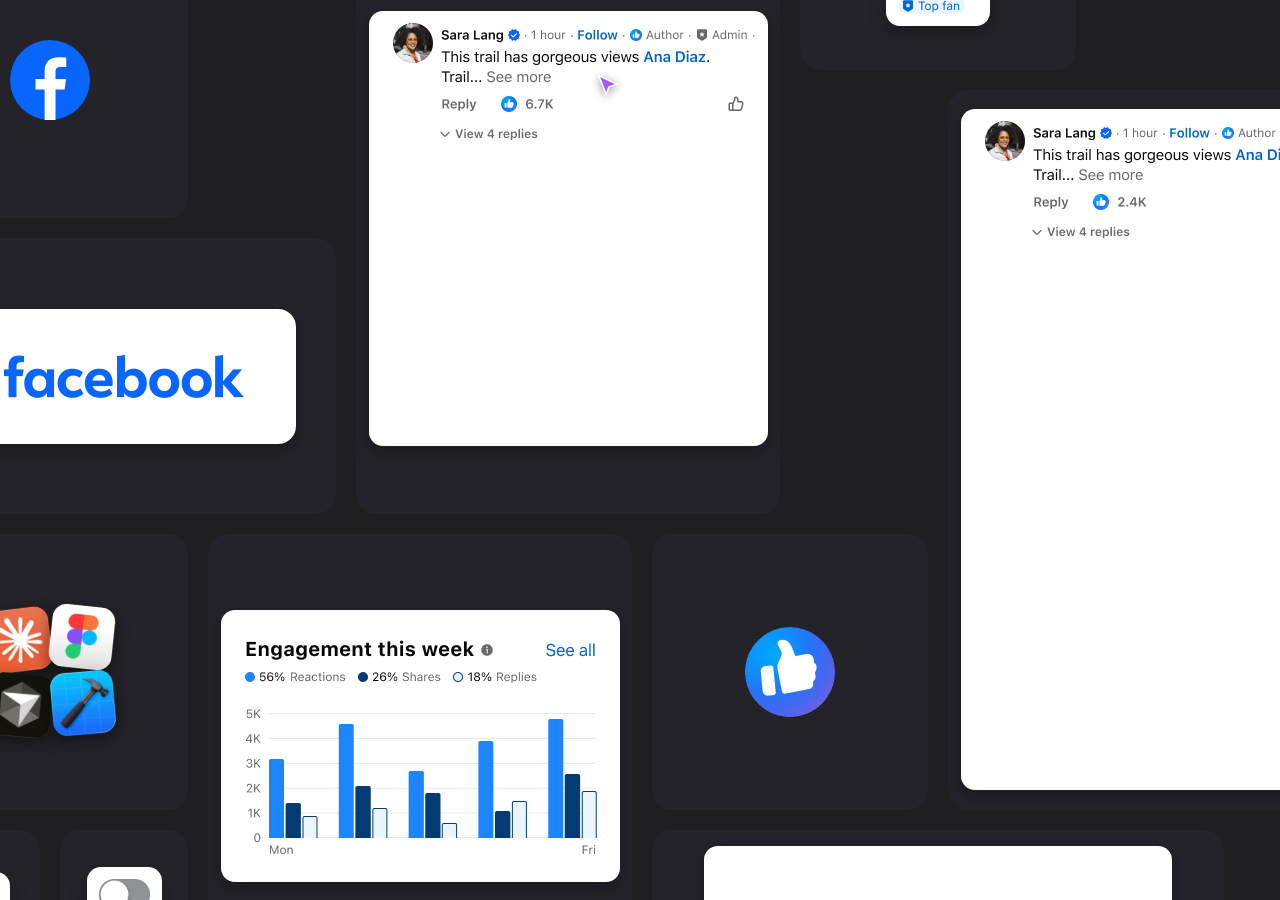
<file: wall/index.html>
<!DOCTYPE html>
<html lang="en">
<head>
<meta charset="utf-8">
<meta name="viewport" content="width=device-width, initial-scale=1">
<title>Story Wall · Julie Torrisi-Coffey</title>
<meta name="robots" content="noindex">
<style>
:root{
  --wall:#1F1E21; --tile:#24232A; --tile-line:rgba(255,255,255,.035); --light:#FFFFFF; --blue:#0866FF;
  --u:128px; --g:20px; --r:20px;
  /* motion tokens (proposed, mirror Eduardo's naming): enter, leave, move, spring for people */
  --out-bold:cubic-bezier(.2,.8,.2,1); --in-practical:cubic-bezier(.4,0,1,1); --inout-bold:cubic-bezier(.6,0,.2,1);
  --spring:cubic-bezier(.34,1.56,.64,1); --tray:300ms;
}
*{box-sizing:border-box;margin:0;padding:0}
html,body{height:100%;background:var(--wall);overflow:hidden}
body{font-family:-apple-system,system-ui,"Segoe UI",sans-serif;-webkit-font-smoothing:antialiased}
img{display:block;user-select:none;-webkit-user-drag:none}
#stage{position:fixed;inset:0;overflow:hidden;background:var(--wall)}
#track{position:absolute;left:0;top:32px;height:1016px;will-change:transform}

/* card frame: appears on the right as an empty box, then its component builds in */
.t{position:absolute;border-radius:var(--r);background:rgba(36,35,42,.45);overflow:hidden;box-shadow:0 10px 30px rgba(0,0,0,0);
  opacity:0;transition:opacity .5s var(--out-bold),box-shadow .5s var(--out-bold);isolation:isolate;-webkit-mask-image:-webkit-radial-gradient(white,black)}
/* incoming boxes are transparent dark frames; they fill and build only once fully in frame */
.t>.fill{position:absolute;inset:0;border-radius:inherit;background:var(--tile);opacity:0;transition:opacity .5s var(--out-bold)}
.t.filled>.fill{opacity:1}.t.filled{box-shadow:0 10px 30px rgba(0,0,0,.22)}
/* light components sit on an inner white panel inside the dark tile (Eduardo's nested containers) */
.panel{background:#fff;border-radius:14px;padding:12px;box-shadow:0 6px 18px rgba(0,0,0,.28)}
.t.pill .panel{border-radius:999px;padding:6px 14px}
.t.big .panel{padding:46px 52px;border-radius:18px}
.clip{display:block;object-fit:cover}
.t.blue>.fill{background:var(--blue)}
.t.media>.fill{background:#000 center/cover}
.t.media>.fill::after{content:"";position:absolute;inset:0;border-radius:inherit;background:linear-gradient(180deg,rgba(0,0,0,.15),rgba(0,0,0,.55))}
/* voice: her waveform lives only inside the blue Messenger pill */
.wave{position:absolute;left:109px;top:36px;width:226px;height:23px;background:#0C5CFF;opacity:0;transition:opacity .15s}
.wave.on{opacity:1}.wave>img{position:absolute;left:0;top:0;opacity:0;transition:opacity .09s linear}.wave>img.on{opacity:1}
.t.shown{opacity:1}
/* a new card arrives selected: brand-gradient outline that fades once its component has built */
.t::after{content:"";position:absolute;inset:0;border-radius:inherit;padding:1.5px;pointer-events:none;opacity:0;
  background:linear-gradient(135deg,#0866FF,#A873FF 40%,#2ABBA7 70%,#F7B928);
  -webkit-mask:linear-gradient(#000 0 0) content-box,linear-gradient(#000 0 0);-webkit-mask-composite:xor;mask-composite:exclude;transition:opacity .6s var(--out-bold)}
.t.fresh::after{opacity:1}
.band{position:absolute;overflow:hidden}
.band>img{position:absolute;max-width:none}
.band{opacity:0}
.built .band{animation-fill-mode:both;animation-duration:.7s;animation-timing-function:var(--out-bold)}
.built .band.l{animation-name:bl}.built .band.u{animation-name:bu}.built .band.f{animation-name:bf}
@keyframes bl{from{opacity:1;clip-path:inset(0 100% 0 0)}to{opacity:1;clip-path:inset(0 0 0 0)}}
@keyframes bu{from{opacity:1;clip-path:inset(100% 0 0 0)}to{opacity:1;clip-path:inset(0 0 0 0)}}
@keyframes bf{from{opacity:0;transform:translateY(6px)}to{opacity:1;transform:none}}
.clip{display:block}
.t .c{position:absolute;inset:0;display:grid;place-items:center;opacity:0;transform:translateY(10px);transition:opacity .5s var(--out-bold),transform .5s var(--out-bold)}
.t.built .c{opacity:1;transform:none}

/* a slot holds one component at its native size; frames stack inside it */
.slot{position:relative}
.slot>img{position:absolute;left:0;top:0;opacity:0;transition:opacity .4s var(--out-bold)}
.slot>img.on{opacity:1}
.slot.stack>img{transform:translateY(16px);transition:opacity .45s var(--out-bold),transform .45s var(--out-bold)}
.slot.stack>img.on{transform:none}
.slot.reveal>img{opacity:1;clip-path:inset(0 100% 0 0)}
.slot.reveal.up>img{clip-path:inset(100% 0 0 0)}
.slot.reveal.down>img{clip-path:inset(0 0 100% 0)}
.built .slot.reveal>img{transition:clip-path 1.1s var(--out-bold);clip-path:inset(0 0 0 0)}
.slot.tray{overflow:hidden}
.slot.tray>img{opacity:1;transform:translateY(105%);transition:transform var(--tray) var(--out-bold)}
.slot.tray>img.on{transform:none}
.slot.tray>img.off{transform:translateY(105%);transition:transform 250ms var(--in-practical)}
.slot.toast>img{opacity:0;transform:translateY(30px);transition:opacity .35s var(--out-bold),transform .35s var(--out-bold)}
.slot.toast>img.on{opacity:1;transform:none}
.slot.toast>img.off{opacity:0;transform:translateY(-20px);transition:opacity .3s var(--in-practical),transform .3s var(--in-practical)}
.slot.spin>img.on.r0{animation:spin .9s linear infinite}
@keyframes spin{to{transform:rotate(360deg)}}
.row{display:flex;align-items:center;gap:16px}
.row>img{transform:scale(0);transition:transform .45s var(--spring)}
.row>img.on{transform:scale(1)}

/* brand assets */

.app{width:32px;height:32px;border-radius:8px;filter:drop-shadow(0 4px 10px rgba(0,0,0,.45))}
.apps{display:grid;grid-template-columns:repeat(2,64px);gap:6px}
.apps img{width:64px;height:64px;border-radius:15px;box-shadow:0 6px 16px rgba(0,0,0,.45);transform:scale(0) rotate(var(--rot));opacity:0;transition:transform .45s var(--spring),opacity .3s}
.apps img:nth-child(1){--rot:-7deg;translate:4px 3px}.apps img:nth-child(2){--rot:6deg;translate:-3px 0}
.apps img:nth-child(3){--rot:5deg;translate:5px -2px}.apps img:nth-child(4){--rot:-5deg;translate:-2px -4px}
.apps img.on{transform:scale(1) rotate(var(--rot));opacity:1}
.bvid{position:absolute;inset:0;width:100%;height:100%;object-fit:cover}
.fb{width:96px;height:96px}

/* cursors */
#cursors{position:absolute;inset:0;pointer-events:none;z-index:20}
.cur{position:absolute;left:0;top:0;opacity:0;transition:opacity .3s}
.cur svg{width:24px;height:24px;filter:drop-shadow(0 2px 4px rgba(0,0,0,.4))}
.cur span{position:absolute;left:16px;top:20px;white-space:nowrap;font:600 14px/1 -apple-system,system-ui,sans-serif;color:#fff;padding:6px 9px;border-radius:4px 11px 11px 11px;
  transform:scale(0);transform-origin:0 0;transition:transform .4s var(--spring)}
.cur.in{opacity:1}.cur.named span{transform:scale(1)}
.cur i{position:absolute;left:-10px;top:-10px;width:24px;height:24px;border-radius:50%;border:2px solid currentColor;opacity:0}
.cur i.go{animation:clk .5s var(--out-bold)}
@keyframes clk{from{transform:scale(.3);opacity:1}to{transform:scale(1.5);opacity:0}}
.cur.press svg{transform:scale(.86);transition:transform .12s}
@media (prefers-reduced-motion:reduce){*{animation:none!important;transition:none!important}}
</style>
</head>
<body>
<div id="stage"><div id="track"></div><div id="cursors"></div></div>
<script>
(()=>{
/* STORY WALL RULES (Julie, 2026-11-04). Every edit she asks for becomes a rule here and in the skill.
 1  Only real pieces: Blueprint library components exported as-is, her own prototype captures, official Facebook brand assets. Never invent a pattern.
 2  Nothing scales. Components render at their native pixel size; the page never zooms to fit the window.
 3  Components only. No screens, no phone frames, no captions, no metric cards, no presentation-deck visuals (no 3D silver art, no flower).
 4  Never the same asset twice on screen. Brand video appears as different micro clips, each used once.
 5  Motion matches Eduardo Sonnino's Story Factory wall: right to left, 0.06 screen heights a second (64.8 px/s at 1080), 7 rows.
 6  The wall starts populated. New boxes appear on the right as they arrive, empty and outlined, then their component builds in.
 7  Data builds in reading order: header first, then rows or columns wipe in one after another.
 8  Enter on out.bold, leave on in.practical, move on inout.bold, spring only for people (cursors) and reactions.
 9  Figma cursors (Julie, Adam, Eduardo, Jeremy, Josh) come in from the nearest edge, press real controls (mic, switch, tabs, field), and leave the way they came.
 10 Micro moments stay short (under 6 s a loop) so the eye can wander.
 11 All copy is fake but relevant (Maya Chen, Leo Park, Sunrise Trail), set inside the real components.
 12 Bottom nav sits in a white pill on the dark tile: no labels, Home, Video, Groups, Marketplace, and Julie's avatar as Profile.
 13 Incoming boxes are transparent dark frames. Nothing populates until the box is fully in frame.
 14 The voice waveform lives only inside the blue Messenger pill and moves low to high like a voice. No separate waveform card.
 15 No expressive-icon size ladder.
 16 No hairlines: tiles have no borders and never scale, so no edge line can render.
 17 Videos stay as small as their tile allows so they read sharp.
 18 Every count is unique and arbitrary; every chart bar matches the number it shows.
 19 App icons huddle in Eduardo's 2x2 cluster, each a little tilted.
 20 The full facebook wordmark sits static on a big white panel inside a grey tile.
*/
const stage=document.getElementById('stage'),track=document.getElementById('track');
const reduce=matchMedia('(prefers-reduced-motion: reduce)').matches;
let VW=innerWidth,VH=innerHeight;
const place0=()=>{VW=innerWidth;VH=innerHeight;track.style.top=Math.round((VH-1016)/2)+'px'};addEventListener('resize',place0);place0();
const META={"cmt-1":[375,137],"cmt-2":[375,137],"cmt-3":[375,137],"cmtm-att":[375,237],"cmtm-reply":[375,130],"cmtc-ok":[375,130],"cmtc-err":[375,107],"thr-c":[375,137],"thr-e":[375,657],"abar":[375,24],"fp-1":[377,44],"fp-2":[377,44],"fp-3":[377,44],"sb-1":[67,16],"sb-2":[72,16],"sb-3":[80,16],"csb-1":[58,16],"csb-2":[58,16],"csb-3":[56,16],"ssb-1":[56,16],"ssb-2":[65,16],"ssb-3":[62,16],"ex-100":[100,100],"ex-60":[60,60],"ex-40":[40,40],"ex-32":[32,32],"ex-24":[24,24],"ex-20":[20,20],"ex-16":[16,16],"note-bl":[175,81],"note-br":[175,81],"note-tl":[175,81],"note-tr":[175,81],"chat-o":[375,55],"chat-y":[375,55],"bling-d":[375,36],"bling-p":[375,36],"ring-i":[32,32],"ring-d":[32,32],"pbar":[375,20],"ctx-4":[383,158],"ntf-u":[375,96],"ntf-r":[375,96],"pbc-1":[375,35],"pbc-2":[375,58],"pbc-3":[375,81],"pbc-4":[375,104],"pbc-5":[375,127],"pbs-5":[375,127],"donut-h":[375,91],"bar-v":[375,248],"bar-h":[375,210],"cmp-d":[375,60],"cmp-a":[375,56],"cmp-t":[375,56],"cmpl-d":[375,64],"cmpl-a":[375,56],"cmpl-t":[375,56],"card-e":[375,120],"card-d":[375,120],"sw-off":[51,31],"sw-on":[51,31],"chip-d":[98,36],"chip-s":[122,36],"chipm-d":[86,36],"chipm-s":[112,36],"tray-st":[402,436],"tray-cr":[402,336],"star-0":[177,59],"star-1":[177,59],"star-2":[177,59],"star-3":[177,59],"star-4":[177,59],"star-5":[177,59],"star-6":[177,59],"star-7":[177,59],"star-8":[177,59],"star-9":[177,59],"rate-0":[375,110],"rate-1":[375,110],"rate-2":[375,110],"rate-3":[375,110],"rate-4":[375,110],"rate-5":[375,110],"tab-1":[375,44],"tab-2":[375,44],"tab-3":[375,44],"tab-4":[375,44],"tab-5":[375,44],"dots-1":[62,24],"dots-2":[62,24],"dots-3":[62,24],"dots-4":[62,24],"dots-5":[62,24],"ufi-only":[43,20],"ufi-count":[43,20],"ufi-liked":[43,20],"ufi-love":[43,20],"ufi-care":[43,20],"ufi-haha":[43,20],"ufi-wow":[43,20],"ufi-sad":[43,20],"ufi-angry":[43,20],"wave-quiet":[308,39],"wave-speech":[308,39],"wave-loud":[308,39],"app-cursor":[160,160],"app-xcode":[160,160],"bar-v-tip":[375,248],"app-simulator":[160,160],"app-terminal":[160,160],"app-claude":[160,160],"bar-h-tip":[375,215],"app-figma":[160,160],"app-testflight":[160,160],"wbar-quiet":[226,23],"wbar-speech":[226,23],"wbar-loud":[226,23],"cmt-c":[375,137],"fb-wordmark":[240,43],"cmt-e":[375,657]};
const B=n=>'bp/'+n+'.png';
const U=128,G=20,ROWS=7;
const px=n=>n*U+(n-1)*G;
const rnd=(a,b)=>a+Math.random()*(b-a);

/* ---------- pool ---------- */
const POOL=[
 {k:'fb-logo',w:2,h:2,type:'fb'},
 {k:'fb-wordmark',w:3,h:2,theme:'light big',type:'cycle',f:['fb-wordmark'],ms:1e9},
 {k:'comment-stack',w:3,h:4,theme:'light',type:'stack',f:['cmt-1','cmt-2','cmt-3'],gap:0,ms:900},
 {k:'my-stack',w:2,h:2,type:'apps',src:['bp/app-claude.png','bp/app-figma.png','bp/app-cursor.png','bp/app-xcode.png']},
 {k:'ufi-reaction',w:1,h:1,theme:'light',type:'cycle',f:['ufi-only','ufi-count','ufi-liked','ufi-love','ufi-care','ufi-haha','ufi-wow','ufi-sad','ufi-angry'],ms:650,hot:[21,10]},
 {k:'bar-vertical',w:3,h:3,theme:'light',type:'bands',f:'bar-v',bands:[[0,0,375,62,'f'],[0,62,26,186,'f'],[26,62,70,186,'u'],[96,62,70,186,'u'],[166,62,72,186,'u'],[238,62,70,186,'u'],[308,62,67,186,'u']]},
 {k:'like',w:2,h:2,type:'brand',src:'../img/fb/like-anim.webp',size:90},
 {k:'voice',w:4,h:1,theme:'light',type:'clip',src:'clips/voice2.mp4',cw:444,ch:72,hotT:2.25,hot:[178,44],wave:[2.8,7.3]},
 {k:'signal-badge',w:2,h:1,theme:'light',type:'cycle',f:['sb-1','sb-3'],ms:1400},
 {k:'thread',w:3,h:5,theme:'light',type:'cycle',f:['thr-c','thr-e'],ms:2600,align:'top'},
 {k:'switch',w:1,h:1,theme:'light',type:'cycle',f:['sw-off','sw-on'],ms:1400,hot:[25,15]},
 {k:'comment-media',w:3,h:3,theme:'media',bg:'img/media-4.webp',type:'stack',f:['cmtm-att','cmtm-reply'],gap:6,ms:1200},
 {k:'care',w:2,h:2,type:'brand',src:'../img/fb/care-anim.webp',size:90},
 {k:'notification',w:3,h:2,theme:'light',type:'cycle',f:['ntf-u','ntf-r'],ms:1800,hot:[187,48]},
 {k:'progress-chart',w:3,h:2,theme:'light',type:'bands',f:'pbc-5',bands:[[0,0,375,25,'l'],[0,25,375,25,'l'],[0,50,375,26,'l'],[0,76,375,25,'l'],[0,101,375,26,'l']]},
 {k:'love',w:1,h:1,type:'brand',src:'../img/fb/love.webp',size:80,pop:1},
 {k:'brand-clip-1',w:2,h:2,type:'video',src:'clips/brand-1.mp4',cw:276,ch:276},
 {k:'note-bubble',w:2,h:1,theme:'light',type:'cycle',f:['note-bl','note-br','note-tr','note-tl'],ms:900},
 {k:'keyboard',w:4,h:4,theme:'light',type:'clip',src:'clips/keyboard.mp4',cw:444,ch:440,hotT:0.85,hot:[300,363]},
 {k:'facepile',w:3,h:1,theme:'light',type:'cycle',f:['fp-1','fp-2','fp-3'],ms:900},
 {k:'rock-on',w:2,h:2,type:'brand',src:'../img/fb/rock-on-anim.webp',size:144},
 {k:'progress-ring',w:1,h:1,theme:'light',type:'cycle',f:['ring-i','ring-d'],ms:1800,spin:1},
 {k:'chat',w:3,h:2,theme:'light',type:'stack',f:['chat-o','chat-y'],gap:10,ms:1100},
 {k:'bling-bar',w:3,h:1,theme:'light',type:'cycle',f:['bling-d','bling-p'],ms:1600},
 {k:'comment-color',w:3,h:2,theme:'blue',type:'cycle',f:['cmtc-ok','cmtc-err'],ms:1800},
 {k:'bar-horizontal',w:3,h:2,theme:'light',type:'bands',f:'bar-h',bands:[[0,0,375,92,'f'],[0,92,375,40,'l'],[0,132,375,39,'l'],[0,171,375,39,'l']]},
 {k:'star',w:2,h:2,type:'brand',src:'../img/fb/star-anim.webp',size:120},
 {k:'contextual-message',w:4,h:2,theme:'light',type:'toast',f:['ctx-4'],ms:2400},
 {k:'tab-bar',w:3,h:1,theme:'light pill',type:'cycle',f:['tab-1','tab-2','tab-3','tab-4','tab-5'],ms:1000,hotTabs:5},
 {k:'wow',w:1,h:1,type:'brand',src:'../img/fb/wow.webp',size:96,pop:1},
 {k:'brand-clip-2',w:2,h:1,type:'video',src:'clips/brand-2.mp4',cw:276,ch:128},
 {k:'creator-badges',w:2,h:1,theme:'light',type:'stack',f:['csb-1','csb-2','csb-3'],gap:8,ms:500},
 {k:'star-display',w:2,h:1,theme:'light',type:'cycle',f:['star-0','star-1','star-2','star-3','star-4','star-5','star-6','star-7','star-8','star-9'],ms:240,hold:1},
 {k:'app-testflight',w:1,h:1,type:'app',src:'bp/app-testflight.png'},
 {k:'composer',w:3,h:1,theme:'light',type:'cycle',f:['cmp-d','cmp-a','cmp-t'],ms:1200,hot:[150,30]},
 {k:'composer-live',w:3,h:1,theme:'media',bg:'img/media-5.webp',type:'cycle',f:['cmpl-d','cmpl-a','cmpl-t'],ms:1200},
 {k:'unicorn',w:2,h:2,type:'brand',src:'../img/fb/unicorn-anim.webp',size:150},
 {k:'progress-bar',w:3,h:1,theme:'light',type:'bands',f:'pbar',bands:[[0,0,375,20,'l']],loop:3200},
 {k:'tray-camera',w:4,h:3,theme:'light',type:'tray',f:['tray-cr'],ms:3000},
 {k:'pagination',w:1,h:1,theme:'light',type:'cycle',f:['dots-1','dots-2','dots-3','dots-4','dots-5'],ms:700},
 {k:'social-badges',w:2,h:1,theme:'light',type:'stack',f:['ssb-1','ssb-2','ssb-3'],gap:8,ms:500},
 {k:'rating-chart',w:3,h:2,theme:'light',type:'bands',f:'pbs-5',bands:[[0,0,375,25,'l'],[0,25,375,25,'l'],[0,50,375,26,'l'],[0,76,375,25,'l'],[0,101,375,26,'l']]},
 {k:'fire',w:1,h:1,type:'brand',src:'../img/fb/fire.webp',size:96,pop:1},
 {k:'card-composer',w:3,h:2,theme:'light',type:'cycle',f:['card-e','card-d'],ms:1500},
 {k:'app-simulator',w:1,h:1,type:'app',src:'bp/app-simulator.png'},
 {k:'croc',w:2,h:2,type:'brand',src:'../img/fb/croc-anim.webp',size:170},
 {k:'donut-header',w:3,h:1,theme:'light',type:'bands',f:'donut-h',bands:[[0,0,375,30,'f'],[0,30,375,30,'f'],[0,60,375,31,'f']]},
 {k:'brand-clip-3',w:1,h:1,type:'video',src:'clips/brand-3.mp4',cw:128,ch:128},
 {k:'tray-stickers',w:4,h:4,theme:'light',type:'tray',f:['tray-st'],ms:3200},
 {k:'rating-input',w:3,h:2,theme:'light',type:'cycle',f:['rate-0','rate-1','rate-2','rate-3','rate-4','rate-5'],ms:420,hold:1},
 {k:'chips',w:2,h:1,theme:'light',type:'cycle',f:['chip-d','chip-s'],ms:1400,hot:[43,18]},
 {k:'action-bar',w:3,h:1,theme:'light',type:'bands',f:'abar',bands:[[0,0,375,24,'l']]},
 {k:'verified',w:1,h:1,type:'brand',src:'../img/fb/badge-check.webp',size:80,pop:1},
 {k:'app-terminal',w:1,h:1,type:'app',src:'bp/app-terminal.png'},
 {k:'chat-badge',w:1,h:1,type:'brand',src:'../img/fb/badge-chat.webp',size:80,pop:1},
 {k:'map-icon',w:1,h:1,type:'brand',src:'../img/fb/map.webp',size:72,pop:1},
];

/* ---------- dense packer, endless ---------- */
const occ=[];const cell=(c,r)=>occ[c]&&occ[c][r];let firstOpen=0,poolIx=0;const items=[];
function fits(c,r,w,h){if(r+h>ROWS)return false;for(let i=c;i<c+w;i++)for(let j=r;j<r+h;j++)if(cell(i,j))return false;return true}
function place(spec){for(let c=firstOpen;;c++){for(let r=0;r<ROWS;r++){if(fits(c,r,spec.w,spec.h)){
  for(let i=c;i<c+spec.w;i++){occ[i]=occ[i]||[];for(let j=r;j<r+spec.h;j++)occ[i][j]=1}
  while(occ[firstOpen]&&occ[firstOpen].filter(Boolean).length===ROWS)firstOpen++;
  return {spec,c,r,x:c*(U+G),y:r*(U+G),w:px(spec.w),h:px(spec.h)};}}}}
function ensure(maxX){while(!items.length||items[items.length-1].x<maxX){items.push(place(POOL[poolIx%POOL.length]));poolIx++;}}

/* ---------- card DOM ---------- */
const later=(it,ms,fn)=>it.timers.push(setTimeout(fn,ms));
const img=(n)=>{const im=new Image();im.src=B(n);im.width=META[n][0];im.height=META[n][1];return im};
function make(it){const s=it.spec,t=document.createElement('div');t.className='t'+(s.theme?' '+s.theme:'');
  t.style.cssText=`left:${it.x}px;top:${it.y}px;width:${it.w}px;height:${it.h}px`;
  const fl=document.createElement('div');fl.className='fill';if(s.bg)fl.style.backgroundImage=`url(${s.bg})`;t.appendChild(fl);
  const c=document.createElement('div');c.className='c';t.appendChild(c);let slot=null;
  if(s.type==='fb')c.innerHTML='<svg width="80" height="80" viewBox="0 0 64 64"><circle cx="32" cy="32" r="32" fill="#0866FF"/><path d="M36.4 64V39.6h7.3l1.1-8.5h-8.4v-5.4c0-2.5.7-4.1 4.2-4.1H45v-7.6c-.8-.1-3.4-.3-6.5-.3-6.4 0-10.8 3.9-10.8 11.1v6.3h-7.3v8.5h7.3V64z" fill="#fff"/></svg>';
  else if(s.type==='app')c.innerHTML=`<img class="app" src="${s.src}" alt="">`;
  else if(s.type==='brand')c.innerHTML=`<img src="${s.src}" width="${s.size}" height="${s.size}" alt="">`;
  else if(s.type==='video'||s.type==='clip'){slot=document.createElement('div');slot.className='slot';slot.style.width=s.cw+'px';slot.style.height=s.ch+'px';
    slot.innerHTML=`<video class="clip" src="${s.src}" width="${s.cw}" height="${s.ch}" muted playsinline loop preload="auto"></video>`;c.appendChild(slot);
    if(s.wave){const w=document.createElement('div');w.className='wave';['quiet','speech','loud'].forEach(n=>w.appendChild(img('wbar-'+n)));slot.appendChild(w);}}
  else if(s.type==='row'){slot=document.createElement('div');slot.className='row';s.f.forEach(n=>slot.appendChild(img(n)));c.appendChild(slot)}
  else if(s.type==='bands'){const [w,h]=META[s.f];slot=document.createElement('div');slot.className='slot';slot.style.width=w+'px';slot.style.height=h+'px';
    s.bands.forEach(([bx,by,bw,bh,d],i)=>{const b=document.createElement('div');b.className='band '+d;b.style.cssText=`left:${bx}px;top:${by}px;width:${bw}px;height:${bh}px;animation-delay:${(i*0.16).toFixed(2)}s`;
      const im=img(s.f);im.style.left=-bx+'px';im.style.top=-by+'px';b.appendChild(im);slot.appendChild(b)});c.appendChild(slot);}
  else if(s.type==='apps'){}
  else{slot=document.createElement('div');slot.className='slot '+s.type+(s.spin?' spin':'');
    const ws=s.f.map(n=>META[n][0]),hs=s.f.map(n=>META[n][1]);slot.style.width=Math.max(...ws)+'px';
    slot.style.height=(s.type==='stack'?hs.reduce((a,b)=>a+b,0)+(s.gap||0)*(hs.length-1):Math.max(...hs))+'px';
    let y=0;s.f.forEach((n,i)=>{const im=img(n);if(s.type==='stack'){im.style.top=y+'px';y+=META[n][1]+(s.gap||0)}if(s.spin&&i===0)im.classList.add('r0');slot.appendChild(im)});
    c.appendChild(slot);if(s.align==='top'){c.style.placeItems='start center';c.style.paddingTop=Math.max(20,((it.h-Math.max(...hs))/2)|0)+'px'}}
  if(s.type==='apps'){slot=document.createElement('div');slot.className='apps';s.src.forEach(p=>{const im=new Image();im.src=p;slot.appendChild(im)});c.appendChild(slot)}
  if(/light/.test(s.theme||'')&&slot){const p=document.createElement('div');p.className='panel';slot.replaceWith(p);p.appendChild(slot);
    if(s.align==='top'){c.style.placeItems='start center';const ph=Math.max(...s.f.map(n=>META[n][1]))+24;c.style.paddingTop=Math.max(14,((it.h-ph)/2)|0)+'px'}}
  it.el=t;it.slot=slot;it.timers=[];track.appendChild(t);}

/* ---------- card programs ---------- */
function run(it){const s=it.spec,sl=it.slot;if(reduce){if(sl)[...sl.children].forEach(x=>x.classList.add('on'));return}
  const kids=sl?[...sl.children]:[];
  if(s.wave){const w=sl.querySelector('.wave'),L=[...w.children];let j=0;
    // voice level, low to high and back: quiet, speech, loud
    const seq=[0,0,1,1,2,1,2,2,1,0,1,2,2,1,1,0,1,2,1,0];
    const tick=()=>{const v=it.video,t=v?v.currentTime:0,on=t>=s.wave[0]&&t<=s.wave[1];w.classList.toggle('on',on);
      if(on){const lv=seq[j++%seq.length];L.forEach((im,i)=>im.classList.toggle('on',i===lv))}later(it,150,tick)};later(it,100,tick);}
  if(s.type==='cycle'){it.i=0;kids[0].classList.add('on');
    it.next=()=>{clearTimeout(it.cy);kids[it.i].classList.remove('on');it.i=(it.i+1)%kids.length;kids[it.i].classList.add('on');
      const wait=(s.hold&&it.i===kids.length-1)?s.ms*6:s.ms;it.cy=setTimeout(it.next,wait);it.timers.push(it.cy)};
    it.cy=setTimeout(it.next,s.ms);it.timers.push(it.cy);}
  else if(s.type==='stack'||s.type==='row'){const go=()=>{kids.forEach(k=>k.classList.remove('on'));kids.forEach((k,i)=>later(it,200+i*s.ms,()=>k.classList.add('on')));later(it,200+kids.length*s.ms+(s.type==='row'?3200:2600),go)};go();}
  else if(s.type==='apps'){kids.forEach((k,i)=>later(it,150+i*260,()=>k.classList.add('on')));}
  else if(s.type==='tray'){const k=kids[0];const go=()=>{k.classList.remove('off');k.classList.add('on');later(it,s.ms,()=>{k.classList.remove('on');k.classList.add('off')});later(it,s.ms+900,go)};later(it,250,go);}
  else if(s.type==='toast'){const k=kids[0];const go=()=>{k.classList.remove('off');k.classList.add('on');later(it,s.ms,()=>{k.classList.remove('on');k.classList.add('off')});later(it,s.ms+1100,()=>{k.classList.remove('off');go()})};later(it,300,go);}
  else if(s.type==='bands'&&s.loop){const go=()=>{it.el.classList.remove('built');void it.el.offsetWidth;it.el.classList.add('built');later(it,s.loop,go)};later(it,s.loop,go);}
  else if(s.type==='video'||s.type==='clip'){const v=it.el.querySelector('video');v.currentTime=0;v.play().catch(()=>{});it.video=v;}
  if(s.pop){const im=it.el.querySelector('img');im.animate([{transform:'scale(.2)'},{transform:'scale(1.15)',offset:.6},{transform:'scale(1)'}],{duration:600,easing:'cubic-bezier(.34,1.56,.64,1)'});}}
function stop(it){it.timers.forEach(clearTimeout);it.timers=[];if(it.video)it.video.pause();}

/* ---------- glide: right to left at Eduardo's speed (0.06 screen heights a second) ---------- */
const SPEED=64.8;let x=0,last=performance.now(),head=0;const live=[];
function build(it,ms,fresh){it.filling=true;later(it,ms,()=>{it.el.classList.add('filled');
  later(it,fresh?380:0,()=>{it.el.classList.add('built');it.state=2;run(it);if(fresh)later(it,900,()=>it.el.classList.remove('fresh'))})})}
// fresh boxes arrive as transparent dark frames; they wait until fully in frame, then fill and build
function show(it,fresh){make(it);it.state=1;it.fresh=fresh;requestAnimationFrame(()=>{it.el.classList.add('shown');if(fresh)it.el.classList.add('fresh')});
  if(!fresh)build(it,rnd(0,400),false);}
// start populated: everything already on screen is there from the first frame
ensure(VW+600);while(head<items.length&&items[head].x<VW){const it=items[head++];live.push(it);show(it,false);}
function frame(t){const dt=Math.min(.25,(t-last)/1000);last=t;if(!reduce)x-=SPEED*dt;
  {const d=devicePixelRatio||1;track.style.transform=`translate3d(${Math.round(x*d)/d}px,0,0)`;}
  const right=-x+VW;ensure(right+600);
  while(head<items.length&&items[head].x<right+40){const it=items[head++];it.appearAt=rnd(30,200);it.state=0;live.push(it);}
  for(let i=live.length-1;i>=0;i--){const it=live[i];const sx=it.x+x;
    if(it.state===0&&sx<VW-it.appearAt)show(it,true);
    if(it.state===1&&it.fresh&&!it.filling&&sx+it.w<=VW-24)build(it,rnd(80,260),true);
    if(sx+it.w<-40){stop(it);it.el&&it.el.remove();live.splice(i,1);}}
  moveCursors(dt);requestAnimationFrame(frame);}
requestAnimationFrame(frame);

/* ---------- Figma cursors: in from the nearest edge, press a real control, out the same way ---------- */
const people=[['Julie','#A259FF'],['Adam','#0ACF83'],['Eduardo','#FF7262'],['Jeremy','#1ABCFE'],['Josh','#F5B400']];
const host=document.getElementById('cursors');
const curs=people.map(([n,c])=>{const d=document.createElement('div');d.className='cur';d.style.color=c;
  d.innerHTML=`<i></i><svg viewBox="0 0 24 24"><path d="M3 2l7.5 19 2.6-7.6L21 10.6z" fill="${c}" stroke="#fff" stroke-width="1.6" stroke-linejoin="round"/></svg><span style="background:${c};${n==='Josh'?'color:#1a1a1a':''}">${n}</span>`;
  host.appendChild(d);return {d,busy:false,x:0,y:0,follow:false};});
let who=0;
function moveCursors(dt){curs.forEach(k=>{if(k.follow){k.x-=SPEED*dt;k.d.style.transform=`translate(${k.x}px,${k.y}px)`}})}
function glide(k,tx,ty,ms,e){return new Promise(res=>{const x0=k.x,y0=k.y,t0=performance.now();(function f(t){const p=Math.min(1,(t-t0)/ms),q=e(p);k.x=x0+(tx-x0)*q;k.y=y0+(ty-y0)*q;k.d.style.transform=`translate(${k.x}px,${k.y}px)`;p<1?requestAnimationFrame(f):res()})(t0)})}
const eOut=p=>1-Math.pow(1-p,3),eIn=p=>p*p*p,wait=ms=>new Promise(r=>setTimeout(r,ms));
function click(k){const r=k.d.querySelector('i');r.classList.remove('go');void r.offsetWidth;r.classList.add('go');k.d.classList.add('press');setTimeout(()=>k.d.classList.remove('press'),140)}
function hotPoint(it,hx,hy){const sr=it.slot.getBoundingClientRect();return [sr.left+hx,sr.top+hy]}
async function visit(){if(curs.filter(k=>k.busy).length>=2)return;const k=curs[who%curs.length];if(k.busy)return;
  const vis=live.filter(it=>it.state===2&&it.x+x>220&&it.x+x+it.w<VW-260&&!it.claimed);if(!vis.length)return;
  const inter=vis.filter(it=>it.spec.hot||it.spec.hotTabs);const it=(inter.length&&Math.random()<.85?inter:vis)[Math.floor(Math.random()*(inter.length?inter.length:vis.length))]||vis[0];
  who++;k.busy=true;it.claimed=true;const s=it.spec;
  let tx,ty;if(s.hotTabs){const nx=((it.i||0)+1)%s.hotTabs;[tx,ty]=hotPoint(it,375*(nx+.5)/s.hotTabs,22)}else if(s.hot){[tx,ty]=hotPoint(it,s.hot[0],s.hot[1])}else{const r=it.el.getBoundingClientRect();tx=r.left+r.width*rnd(.35,.65);ty=r.top+r.height*rnd(.35,.65)}
  let lead=0;if(s.type==='clip'&&it.video){const d=it.video.duration||5;lead=((s.hotT-it.video.currentTime)%d+d)%d;if(lead<1.3)lead+=d;}
  const travel=1000,arrive=Math.max(0,lead*1000-travel-250);await wait(arrive);
  const m=Math.min(tx,VW-tx,ty,VH-ty);const edge=m===ty?'t':m===VH-ty?'b':m===tx?'l':'r';
  const ex=edge==='l'?-40:edge==='r'?VW+40:tx,ey=edge==='t'?-40:edge==='b'?VH+40:ty;
  const drift=SPEED*((arrive+travel)/1000);tx-=SPEED*(travel/1000);
  k.x=ex;k.y=ey;k.d.classList.add('in');await glide(k,tx,ty,travel,eOut);k.d.classList.add('named');k.follow=true;
  await wait(250);if(s.hot||s.hotTabs){click(k);if(it.next)it.next();}
  await wait(rnd(1400,2200));k.follow=false;k.d.classList.remove('named');
  const bx=edge==='l'?-50:edge==='r'?VW+50:k.x,by=edge==='t'?-50:edge==='b'?VH+50:k.y;
  await glide(k,bx,by,850,eIn);k.d.classList.remove('in');k.busy=false;it.claimed=false;}
if(!reduce){setTimeout(visit,1500);setInterval(visit,2600);}
window.__wall={speed:SPEED,pool:POOL.length};
})();
</script>
</body>
</html>
</file>
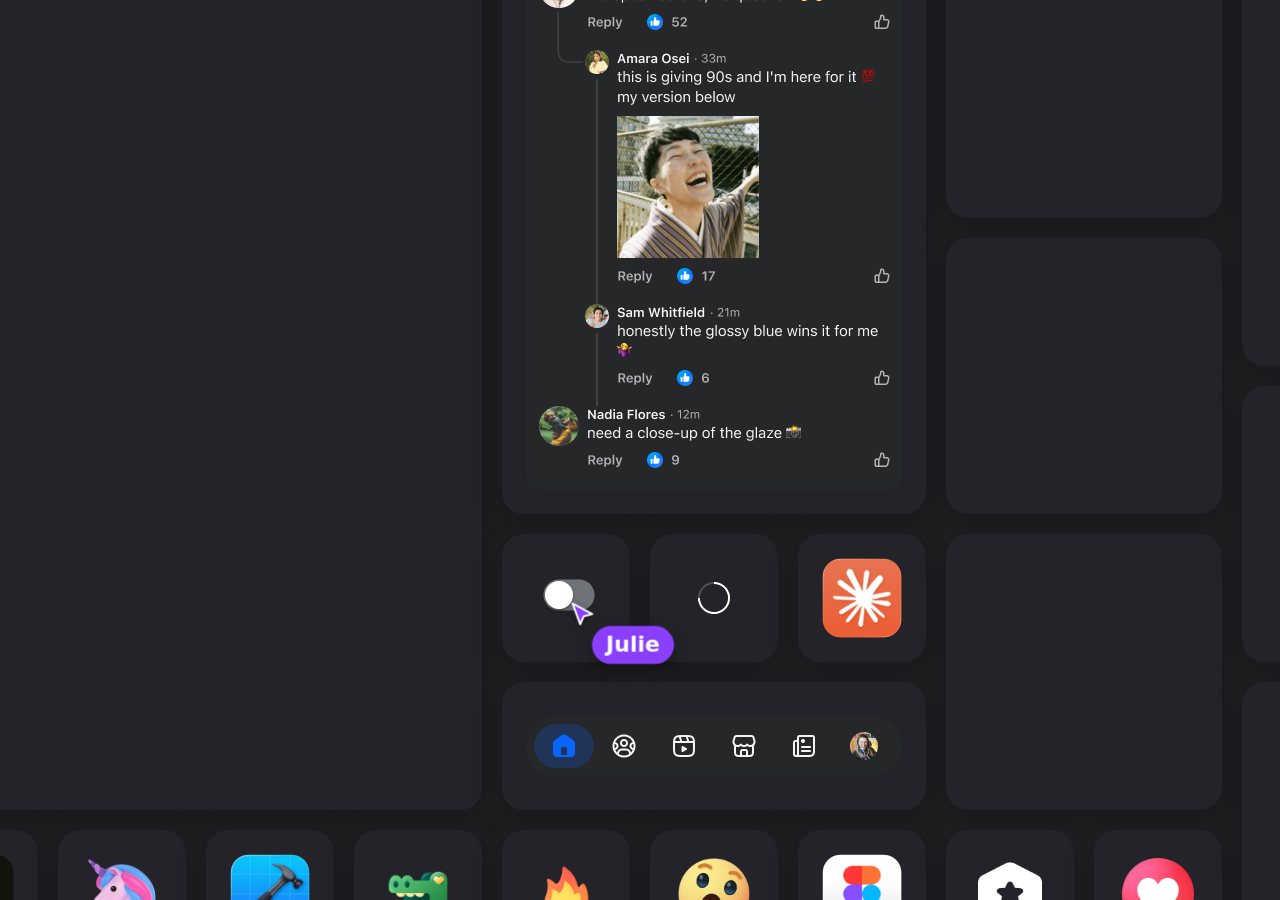
<file: wall/v10.html>
<!DOCTYPE html>
<html lang="en"><head><meta charset="utf-8">
<meta name="viewport" content="width=device-width,initial-scale=1">
<title>Story Wall · Julie Torrisi-Coffey</title>
<style>
/* Story Wall v10 (dark). Rules: Story-Wall_rules.md (merged 11/9).
   7 rows · 128 px units · 20 px gaps (9b). Every tile is whole units; the component sits on its card
   with the same 24 px on all four sides (clips: their own equal pad). One component set per screen (4a).
   Entry (10): shell → glow once → build in pieces → hold or one slow loop. */
:root{
  --wall:#1F1E21;--tile:#24232A;--card:#252728;           /* measured from Eduardo's video (rule 9) */
  --blue:#3C88FF;--lilac:#A873FF;--mist:#B0B0C2;           /* Cadence kit (deck) */
  --ck-glow-warm:#FFB224;                                   /* SYSTEM GAP: proposed warm stop, not in the kit yet */
  --ck-motion-duration-cinematic:800ms;--ck-motion-duration-standard:300ms;
  --out-bold:cubic-bezier(.2,.8,.2,1);--in-practical:cubic-bezier(.4,0,1,1);--inout-bold:cubic-bezier(.6,0,.2,1);
  --spring:cubic-bezier(.34,1.56,.64,1)}
@property --ga{syntax:'<angle>';inherits:false;initial-value:0deg}
html,body{margin:0;height:100%;background:var(--wall);overflow:hidden}
#stage{position:fixed;inset:0}
#track{position:absolute;left:0;top:0;will-change:transform}
.col{position:absolute;left:0;top:0}
.t{position:absolute;border-radius:22px;background:var(--tile);box-shadow:0 10px 30px rgba(0,0,0,.22)}
/* glow: thin gradient on two or three sides with gaps, one light source; in 150 · hold 450 · out 650, drifts 40°, never loops */
.t::after{content:"";position:absolute;inset:0;border-radius:inherit;padding:1.5px;pointer-events:none;opacity:0;
  background:conic-gradient(from var(--ga),transparent 0deg 18deg,var(--blue) 48deg,var(--lilac) 92deg,var(--mist) 128deg,var(--ck-glow-warm) 160deg,transparent 196deg 232deg,var(--blue) 262deg,var(--lilac) 300deg,transparent 334deg);
  -webkit-mask:linear-gradient(#000 0 0) content-box,linear-gradient(#000 0 0);-webkit-mask-composite:xor;mask-composite:exclude}
.t.glow::after{animation:glow 1250ms linear forwards}
@keyframes glow{0%{opacity:0;--ga:0deg;animation-timing-function:var(--out-bold)}12%{opacity:1}48%{opacity:1;animation-timing-function:var(--in-practical)}100%{opacity:0;--ga:40deg}}
.in{position:absolute;display:grid;place-items:center;border-radius:14px;opacity:0;clip-path:inset(0 0 100% 0 round 14px);
  transition:opacity .4s var(--out-bold),clip-path .7s var(--out-bold)}
.in.card{background:var(--card);box-shadow:0 8px 22px rgba(0,0,0,.35)}
.t.built .in{opacity:1;clip-path:inset(0 0 0 0 round 14px)}
.in.bare{clip-path:none;border-radius:0}.t.built .in.bare{clip-path:none}
.c{position:relative;display:block}
.c img,.c video{display:block}
.shadow{border-radius:14px;box-shadow:0 8px 22px rgba(0,0,0,.35);overflow:hidden}
/* rows wipe in, 180 ms apart (10.3) */
.stack>*{opacity:0;clip-path:inset(0 100% 0 0);transition:opacity .35s var(--out-bold),clip-path .5s var(--out-bold)}
.stack>.on{opacity:1;clip-path:inset(0 0 0 0)}
.swap{position:relative}.swap>*{transition:opacity .35s var(--out-bold)}.swap>.alt{position:absolute;inset:0;opacity:0}
.swap.b>.alt{opacity:1}.swap.b>.base{opacity:0}
/* icons pop in, scaling up (J7) */
.pop{opacity:0;transform:scale(.55);transition:opacity .3s var(--out-bold),transform .45s var(--out-bold)}
.pop.on{opacity:1;transform:none}
.wm{background:#fff;border-radius:14px;display:grid;place-items:center}
/* bento in a bento */
.mo{display:grid;grid-template-columns:110px 110px 1fr;grid-template-rows:1fr 1fr;gap:8px;width:376px;height:228px}
.mo>div{border-radius:12px;overflow:hidden;display:grid;place-items:center;position:relative}
.m1{background:#0A0A0A;grid-row:1;grid-column:1}.m2{background:#0866FF;grid-row:1;grid-column:2}
.m3{background:#F0F2F5;grid-row:1/3;grid-column:3}
.m4{grid-column:1/3;grid-row:2;background:#0866FF;background-image:radial-gradient(rgba(255,255,255,.35) 1.4px,transparent 1.6px);background-size:16px 16px}
.mo .p{opacity:0;transform:scale(.6);transition:opacity .3s var(--out-bold),transform .45s var(--out-bold)}.mo .p.on{opacity:1;transform:none}
/* count-ups: covers sit over the exported digits while the live number counts, then lift to show the real pixels */
.cv{position:absolute;background:var(--card);font-variant-numeric:tabular-nums;white-space:nowrap;
  font-family:-apple-system,"SF Pro Text","SF Pro",system-ui,sans-serif}
.rv{position:absolute;inset:0}
.typecover{position:absolute;background:#3B3D3E}
.wave{position:absolute;left:109px;top:36px;width:226px;height:23px;background:#0C5CFF;opacity:0;transition:opacity .15s}
.wave.on{opacity:1}.wave>img{position:absolute;left:0;top:0;opacity:0;transition:opacity .09s linear}.wave>img.on{opacity:1}
.rpop{position:absolute;pointer-events:none;width:44px;height:44px;opacity:0}
.rpop.go{animation:rpop 1.1s var(--spring) forwards}
@keyframes rpop{0%{opacity:0;transform:translate(-50%,0) scale(.3)}25%{opacity:1;transform:translate(-50%,-26px) scale(1.15)}70%{opacity:1;transform:translate(-50%,-34px) scale(1)}100%{opacity:0;transform:translate(-50%,-44px) scale(.9)}}
.press{transition:transform .14s}.press.down{transform:scale(.94)}
.cur{position:fixed;left:0;top:0;z-index:50;pointer-events:none;will-change:transform}
.cur svg{width:34px;height:34px;display:block;filter:drop-shadow(0 3px 6px rgba(0,0,0,.4));transition:transform .14s}
.cur.press svg{transform:scale(.82)}
.cur b{position:absolute;left:26px;top:28px;font:600 22px/1 -apple-system,"SF Pro",system-ui,sans-serif;color:#fff;padding:8px 14px;border-radius:999px;white-space:nowrap;box-shadow:0 6px 16px rgba(0,0,0,.35)}
.cur i{position:absolute;left:-14px;top:-14px;width:28px;height:28px;border-radius:50%;border:3px solid var(--cc);opacity:0}
.cur i.go{animation:ring .5s var(--out-bold)}@keyframes ring{0%{opacity:.9;transform:scale(.3)}100%{opacity:0;transform:scale(1.8)}}
@media (prefers-reduced-motion:reduce){.t.glow::after{animation:none}}
</style></head><body><div id="stage"><div id="track"></div></div>
<script>
const SPEED_H=0.06,U=128,G=20,ROWS=7,PAD=24;
const V='v9/',V10='v10/',BP='bp/',FB='../img/fb/';
const px=n=>n*U+(n-1)*G;                       /* units → px: 1=128 2=276 3=424 4=572 6=868 7=1016 */
const img=(s,w,h,cls='',st='')=>`<img class="${cls}" src="${s}" width="${w}" height="${h}" style="${st}" alt="">`;
const vid=(s,w,h,extra='')=>`<div style="position:relative;width:${w}px;height:${h}px;overflow:hidden;border-radius:14px" class="vbox"><video src="${s}" style="position:absolute;left:50%;top:50%;transform:translate(-50%,-50%);object-fit:none" muted playsinline loop preload="auto"></video>${extra}</div>`;

/* Content. key: {h: html, w,h: units, set: Blueprint component set (4a), b: build type, pad: inner pad, bg: card|white|none, fam: never on screen with same fam} */
const C={
 thread:{u:[3,4],set:'Comment',b:'stack',bg:'card',h:`<div class="stack" style="position:relative;width:375px">${[1,2,3,4].map(i=>img(V+'r'+i+'.png',375,[82,254,102,82][i-1])).join('')}
   <svg class="tl" width="60" height="110" style="position:absolute;left:0;top:0;pointer-events:none;opacity:0;transition:opacity .35s var(--out-bold)"><path d="M31.25 44 V83 Q31.25 94 42.25 94 H56" fill="none" stroke="#3E4042" stroke-width="1.5"/></svg></div>`},
 barv:{u:[3,3],set:'Bar chart',b:'barv',bg:'card',h:`<div style="position:relative;width:375px;height:248px">${img(V10+'bar-v-empty.png',375,248)}${[[36,84],[105,154],[175,224],[245,293],[315,363]].map(([a,b])=>`<div class="rv bar" style="background:url(${V}bar-v.png);clip-path:inset(215px ${375-b-1}px 33px ${a}px)" data-a="${a}" data-b="${b}"></div>`).join('')}
   ${[[26,'56%'],[139,'26%'],[234,'18%']].map(([x,v])=>`<div class="cv" data-count="${v}" style="left:${x}px;top:47px;width:26px;height:15px;font:600 13px/15px -apple-system,'SF Pro Text',system-ui,sans-serif;color:#F2F4F7">${v}</div>`).join('')}</div>`},
 pbs:{u:[3,2],set:'Progress Bar Chart',b:'pbs',bg:'card',h:`<div style="position:relative;width:375px;height:139px">${img(V10+'pbs-5-empty.png',375,139)}${[17,40,63,86,109].map((y,i)=>`<div class="rv row" style="background:url(${V}pbs-5.png) 0 -${y}px no-repeat;top:${y}px;height:13px;clip-path:inset(0 ${375-74}px 0 74px)"></div>`).join('')}
   ${[[15,'151'],[38,'49'],[61,'22'],[84,'9'],[107,'5']].map(([y,v])=>`<div class="cv" data-count="${v}" style="right:13px;top:${y}px;width:30px;height:17px;text-align:right;font:400 15px/17px -apple-system,'SF Pro Text',system-ui,sans-serif;color:#B0B3B8">${v}</div>`).join('')}</div>`},
 donut:{u:[3,2],set:'Donut Chart Header',b:'count',bg:'card',h:`<div style="position:relative;width:375px;height:91px">${img(V+'donut-h.png',375,91)}<div class="cv" data-count="34,300" style="left:144px;top:15px;width:88px;height:27px;text-align:center;font:700 24px/27px -apple-system,'SF Pro Display',system-ui,sans-serif;color:#fff">34,300</div></div>`},
 bling:{u:[3,1],set:'Bling Bar',bg:'card',h:img(V+'bling-d.png',375,36)},
 pill:{u:[3,1],set:'Tab bar (pill)',bg:'none',h:`<div class="swap" data-act="pill" style="border-radius:999px">${img(V+'pill-home.png',376,60,'base')}${img(V+'pill-market.png',376,60,'alt')}</div>`},
 chat:{u:[3,2],set:'Chat Bubble',b:'stack',bg:'card',h:`<div class="stack" style="display:flex;flex-direction:column;gap:8px;width:375px">${img(V+'chat-o.png',375,35)}${img(V+'chat-y.png',375,55)}</div>`},
 cmp:{u:[3,1],set:'Composer',b:'type',bg:'card',h:`<div style="position:relative;width:375px;height:56px">${img(V+'cmp.png',375,56)}<div class="typecover" style="left:22px;top:14px;width:216px;height:28px"></div></div>`},
 ntf:{u:[3,2],set:'Notification Cell',b:'stack',bg:'card',h:`<div class="stack">${img(V+'ntf.png',375,96)}</div>`},
 fp:{u:[3,1],set:'Facepile',bg:'card',h:img(V+'fp.png',377,36,'','margin:0 -1px')},
 glim:{u:[3,2],set:'Contextual Message (+ its Glimmer)',b:'glim',bg:'none',h:`<div class="swap glim" style="width:383px;height:165px;margin:0 -4px" data-act="ctx"><div class="base" style="display:grid;place-items:center;height:165px">${img(V+'glim-ctx.png',375,102,'shadow')}</div><div class="alt press">${img(V+'ctx.png',383,165)}</div></div>`},
 star:{u:[2,1],set:'Star Rating Display',bg:'card',h:img(V+'star.png',177,59)},
 wm:{u:[3,2],set:'brand: wordmark',bg:'white',fam:'fbmark',h:img(BP+'fb-wordmark.png',240,43)},
 mosaic:{u:[3,2],set:'brand: bento in a bento',b:'mosaic',bg:'none',h:`<div class="mo"><div class="m1">${img(FB+'care-still.webp',56,56,'p')}</div><div class="m2">${img(FB+'badge-chat.webp',64,64,'p')}</div><div class="m3">${img(FB+'like-still.webp',96,96,'p')}</div><div class="m4">${img(FB+'rock-on-still.webp',100,100,'p')}</div></div>`},
 voice:{u:[4,1],set:'Messenger composer · talk to text (Julie prototype)',fam:'msgr',b:'voice',bg:'white',h:vid('clips/voice3.mp4',444,72,`<div class="wave">${['quiet','speech','loud'].map(n=>img(BP+'wbar-'+n+'.png',226,23)).join('')}</div>`)},
 keys:{u:[4,6],set:'Messenger composer · keyboard + menu (north star)',fam:'msgr',bg:'none',pad:64,h:vid('clips/keys-ns.mp4',444,740)},
 b1:{u:[3,3],set:'brand clip',bg:'none',h:vid('clips/brand-1.mp4',376,376)},
 b2:{u:[4,2],set:'brand clip',bg:'none',h:vid('clips/brand-2.mp4',524,228)},
 b3:{u:[2,2],set:'brand clip',bg:'none',h:vid('clips/brand-3c.mp4',228,228)},
 taper:{u:[2,2],set:'brand refresh tile',bg:'none',pad:43,h:vid('clips/br-taper.mp4',190,190)},
 word:{u:[2,2],set:'brand refresh tile',bg:'none',pad:43,fam:'fbmark',h:vid('clips/br-word.mp4',190,190)},
 fac:{u:[2,2],set:'brand refresh tile',bg:'none',pad:43,h:vid('clips/br-fac.mp4',190,190)},
 sw:{u:[1,1],set:'.Switch',bg:'none',h:`<div class="swap" style="width:58px;height:44px;display:grid;place-items:center" data-act="switch"><div class="base">${img(V+'switch-on.png',53,36)}</div><div class="alt" style="display:grid;place-items:center">${img(V+'switch-off.png',58,44)}</div></div>`},
 ring:{u:[1,1],set:'Progress Ring',bg:'none',h:img(V+'ring.png',32,32)},
};
/* one small tile per app (rule 5); icons are @2x exports shown at 80 */
for(const a of ['claude','figma','cursor','xcode','testflight','simulator','terminal'])C['app-'+a]={u:[1,1],set:'app',b:'pop',bg:'none',h:img(BP+'app-'+a+'.png',80,80,'pop','border-radius:18px')};
const ST={hex:['glyph-hexstar',64],sta:['star-still',72],uni:['unicorn-still',80],croc:['croc-still',80],fire:['fire',72],wow:['wow',72],love:['love',72],check:['badge-check',64],map:['map',72],market:['glyph-market',64],aheart:['ava-heart',80],abuns:['ava-buns',80]};
for(const [k,[f,s]] of Object.entries(ST))C[k]={u:[1,1],set:'sticker',b:'pop',bg:'none',h:img(FB+f+'.webp',s,s,'pop')};

/* Loop: columns of 7 rows. [key, x, y] in units. Every uncovered cell becomes an empty tile (9c).
   The two Messenger composer tiles and the two wordmark tiles sit at opposite ends of the loop. */
const COLS=[
 {w:4,it:[['keys',0,0],['app-cursor',0,6],['uni',1,6],['app-xcode',2,6],['croc',3,6]]},
 {w:3,it:[['thread',0,0],['sw',0,4],['ring',1,4],['app-claude',2,4],['pill',0,5],['fire',0,6],['wow',1,6],['app-figma',2,6]]},
 {w:2,it:[['word',0,0],['taper',0,2],['fac',0,4],['hex',0,6],['love',1,6]]},
 {w:3,it:[['barv',0,0],['ntf',0,3],['chat',0,5]]},
 {w:3,it:[['pbs',0,0],['glim',0,2],['bling',0,4],['donut',0,5]]},
 {w:4,it:[['voice',0,0],['b2',0,1],['app-testflight',0,3],['app-simulator',1,3],['app-terminal',2,3],['b3',0,4],['aheart',2,4],['sta',3,4],['abuns',2,5],['market',3,5],['cmp',0,6],['map',3,6]]},
 {w:3,it:[['wm',0,0],['mosaic',0,2],['fp',0,4],['star',0,5],['check',2,5]]},
];

const track=document.getElementById('track');
const VW=()=>innerWidth,VH=()=>innerHeight;
const TOP=()=>Math.round((VH()-px(ROWS))/2);
let cols=[],loopW=0;
function makeTile(k,uw,uh){const el=document.createElement('div');el.className='t';const W=px(uw),H=px(uh);el.style.width=W+'px';el.style.height=H+'px';
 const t={k,el,w:W,h:H,state:0,gen:0};if(k)el.dataset.k=k;
 if(k){const c=C[k],p=c.pad||PAD;const inn=document.createElement('div');inn.className='in'+(c.bg==='card'?' card':'')+(c.bg==='none'?' bare':'');
  if(c.bg==='white'){inn.classList.add('wm')}
  Object.assign(inn.style,{left:p+'px',top:p+'px',width:(W-2*p)+'px',height:(H-2*p)+'px'});
  inn.innerHTML=`<div class="c">${c.h}</div>`;el.appendChild(inn);}
 return t}
function buildLoop(){let x=0;
 for(const col of COLS){const el=document.createElement('div');el.className='col';const tiles=[];const occ=[...Array(ROWS)].map(()=>Array(col.w).fill(0));
  const place=(t,ux,uy)=>{t.el.style.left=ux*(U+G)+'px';t.el.style.top=uy*(U+G)+'px';t.ux=ux;el.appendChild(t.el);tiles.push(t)};
  for(const [k,ux,uy] of col.it){const [uw,uh]=C[k].u;for(let r=uy;r<uy+uh;r++)for(let q=ux;q<ux+uw;q++){if(occ[r][q])console.warn('overlap',k);occ[r][q]=1}place(makeTile(k,uw,uh),ux,uy)}
  /* empty tiles: one unit each */
  for(let r=0;r<ROWS;r++)for(let q=0;q<col.w;q++){if(occ[r][q])continue;
   const uw=1,uh=1;
   for(let rr=r;rr<r+uh;rr++)for(let qq=q;qq<q+uw;qq++)occ[rr][qq]=1;place(makeTile(null,uw,uh),q,r)}
  const w=px(col.w);track.appendChild(el);cols.push({el,x,w,tiles});x+=w+G}
 loopW=x}

/* timing helpers, cancelled when a tile resets */
const later=(t,ms,fn)=>{const g=t.gen;setTimeout(()=>{if(t.gen===g)fn()},ms)};
const anim=(t,dur,ease,fn)=>{const g=t.gen,t0=performance.now();return new Promise(res=>{const st=now=>{if(t.gen!==g)return res();const p=Math.min(1,(now-t0)/dur);fn(ease(p));p<1?requestAnimationFrame(st):res()};requestAnimationFrame(st)})};
const quart=p=>1-Math.pow(1-p,4),outBold=p=>1-Math.pow(1-p,3);
/* count-up: format-preserving, tabular, never past the final value; covers lift at the end to show the exported digits */
function fmt(final,p){const m=final.match(/^(\D*)([\d,]*\.?\d+)(\D*)$/);if(!m)return final;const[,pre,num,suf]=m;
 const dec=(num.split('.')[1]||'').length,target=parseFloat(num.replace(/,/g,''));let v=Math.min(target,target*p);
 let s=v.toFixed(dec);if(num.includes(',')){const[i,d]=s.split('.');s=i.replace(/\B(?=(\d{3})+(?!\d))/g,',')+(d?'.'+d:'')}return pre+s+suf}
const setCount=(el,p)=>{el.textContent=fmt(el.dataset.count,p)};
const lift=els=>els.forEach(e=>e.style.display='none');
const COUNT_MS=800;   /* SYSTEM GAP fallback: duration.cinematic; count tokens not in the kit yet */

let popQ=0,popT=0;
const BUILD={
 stack(t,fast){const st=t.el.querySelector('.stack');[...st.children].forEach((c,i)=>later(t,fast?0:i*180,()=>{c.classList.add('on');if(i===1){const l=st.querySelector('.tl');if(l)l.style.opacity=1}}))},
 pop(t,fast){const p=t.el.querySelector('.pop');const now=performance.now();if(now-popT>600)popQ=0;popT=now;const d=fast?0:(popQ++)*250;later(t,d,()=>p.classList.add('on'))},
 type(t,fast){const cv=t.el.querySelector('.typecover');if(fast){cv.style.display='none';return}
  cv.style.display='';const n=30;let i=0;const step=()=>{i++;cv.style.clipPath=`inset(0 0 0 ${Math.round(216*i/n)}px)`;if(i<n)later(t,55,step)};later(t,250,step)},
 pbs(t,fast){const rows=[...t.el.querySelectorAll('.row')],cvs=[...t.el.querySelectorAll('.cv')];
  const set=(i,p)=>{rows[i].style.clipPath=`inset(0 ${Math.round(375-74-(318-74+4)*p)}px 0 74px)`;setCount(cvs[i],p)};
  if(fast){rows.forEach((r,i)=>set(i,1));lift(cvs);return}
  rows.forEach((r,i)=>{set(i,0);later(t,i*160,()=>anim(t,COUNT_MS,quart,p=>set(i,p)).then(()=>{if(t.gen)lift([cvs[i]])}))})},
 barv(t,fast){const bars=[...t.el.querySelectorAll('.bar')],cvs=[...t.el.querySelectorAll('.cv')];
  const set=(i,p)=>{const b=bars[i],a=+b.dataset.a,bb=+b.dataset.b;b.style.clipPath=`inset(${Math.round(215-123*p)}px ${375-bb-1}px 33px ${a}px)`};
  if(fast){bars.forEach((b,i)=>set(i,1));lift(cvs);return}
  bars.forEach((b,i)=>{set(i,0);later(t,i*160,()=>anim(t,COUNT_MS,quart,p=>set(i,p)))});
  cvs.forEach(c=>setCount(c,0));anim(t,COUNT_MS+4*160,quart,p=>cvs.forEach(c=>setCount(c,p))).then(()=>lift(cvs))},
 count(t,fast){const cvs=[...t.el.querySelectorAll('.cv')];if(fast){lift(cvs);return}
  cvs.forEach(c=>setCount(c,0));anim(t,COUNT_MS,quart,p=>cvs.forEach(c=>setCount(c,p))).then(()=>lift(cvs))},
 mosaic(t,fast){const ps=[...t.el.querySelectorAll('.p')];
  if(fast){ps.forEach(p=>p.classList.add('on'));return}
  ps.forEach((p,i)=>later(t,i*160,()=>p.classList.add('on')))},
 glim(t,fast){const g=t.el.querySelector('.glim');later(t,fast?0:1800,()=>g.classList.add('b'))},
 voice(t){const w=t.el.querySelector('.wave');if(w)wave(t,w)},
};
function wave(t,w){const L=[...w.children],v=t.el.querySelector('video');const seq=[0,0,1,1,2,1,2,2,1,0,1,2,2,1,1,0,1,2,1,0];let j=0;
 const tick=()=>{const tm=v?v.currentTime:0,on=tm>=2.4&&tm<=6.9;w.classList.toggle('on',on);if(on){const lv=seq[j++%seq.length];L.forEach((m,i)=>m.classList.toggle('on',i===lv))}later(t,150,tick)};tick()}

function reset(t){t.gen++;t.state=0;t.el.classList.remove('glow','built');
 t.el.querySelectorAll('.on').forEach(e=>e.classList.remove('on'));t.el.querySelectorAll('.swap').forEach(e=>e.classList.remove('b'));
 t.el.querySelectorAll('.cv').forEach(e=>{e.style.display='';e.textContent=e.dataset.count});
const tl=t.el.querySelector('.tl');if(tl)tl.style.opacity=0;
 const cv=t.el.querySelector('.typecover');if(cv){cv.style.display='';cv.style.clipPath=''}
 t.el.querySelectorAll('video').forEach(v=>{v.pause();v.currentTime=0})}
function enter(t,fast){t.state=2;const e=t.el,c=C[t.k];
 const go=()=>{e.classList.add('built');e.querySelectorAll('video').forEach(v=>{v.currentTime=0;v.play().catch(()=>{})});if(c.b&&BUILD[c.b])BUILD[c.b](t,fast)};
 if(fast){go();return}
 e.classList.add('glow');later(t,300,go)}

/* cursors: one at a time; nearest edge in, one real control, out the same way */
const PEOPLE=[['Julie','#8A3FFC'],['Adam','#1DB954'],['Eduardo','#F0284A'],['Jeremy','#0B84FF'],['Josh','#F5A623']];
const ACTS={
 Julie:{find:'[data-act="switch"]',pt:[29,22],run:el=>el.classList.toggle('b')},
 Adam:{find:'[data-act="pill"]',pt:[218,30],run:el=>el.classList.toggle('b')},
 Eduardo:{find:'.wave',pt:[69,0],parent:true,run:el=>{const v=el.querySelector('video');if(v){v.currentTime=1.6;v.play().catch(()=>{})}}},
 Jeremy:{find:'.glim.b',pt:[191,140],run:el=>{const p=el.querySelector('.press');p.classList.add('down');setTimeout(()=>p.classList.remove('down'),180)}},
 Josh:{find:'.t[data-k="thread"] .stack',pt:[124,66],run:el=>{const p=document.createElement('img');p.src=FB+'love.webp';p.className='rpop';p.style.left='124px';p.style.top='44px';el.appendChild(p);requestAnimationFrame(()=>p.classList.add('go'));setTimeout(()=>p.remove(),1300)}},
};
const svg=c=>`<svg viewBox="0 0 24 24"><path d="M3 2l17 9.2-7.4 1.9L9.6 20z" fill="${c}" stroke="#fff" stroke-width="1.6" stroke-linejoin="round"/></svg>`;
let curIdx=0,busy=false;
function nextCursor(){if(busy)return;const [name,color]=PEOPLE[curIdx%PEOPLE.length];const a=ACTS[name];
 let el=[...document.querySelectorAll(a.find)].map(e=>a.parent?e.parentElement:e).find(e=>{const t=e.closest('.t');if(!t||!t.classList.contains('built'))return false;const r=e.getBoundingClientRect();return r.left>120&&r.right<VW()-220&&r.top>60&&r.bottom<VH()-60});
 if(!el){curIdx++;return}
 busy=true;curIdx++;
 const c=document.createElement('div');c.className='cur';c.style.setProperty('--cc',color);c.innerHTML=svg(color)+`<i></i><b style="background:${color}">${name}</b>`;document.body.appendChild(c);
 const tgt=()=>{const r=el.getBoundingClientRect();return [r.left+a.pt[0],r.top+a.pt[1]]};
 const [tx,ty]=tgt();const dl=tx,dr=VW()-tx,dt=ty,db=VH()-ty,m=Math.min(dl,dr,dt,db);
 const edge=m===dl?[-160,ty]:m===dr?[VW()+60,ty]:m===dt?[tx,-120]:[tx,VH()+60];
 const ease=t=>1-Math.pow(1-t,3),easeIn=t=>t*t*t;
 const t0=performance.now(),IN=1100,HOLD=900,OUT=900;
 function step(now){const e=now-t0;const [x,y]=tgt();let X,Y;
  if(e<IN){const k=ease(e/IN);X=edge[0]+(x-edge[0])*k;Y=edge[1]+(y-edge[1])*k}
  else if(e<IN+HOLD){X=x;Y=y}
  else{const k=easeIn(Math.min(1,(e-IN-HOLD)/OUT));X=x+(edge[0]-x)*k;Y=y+(edge[1]-y)*k}
  c.style.transform=`translate(${X}px,${Y}px)`;
  if(e>=IN&&!c.dataset.p){c.dataset.p=1;c.classList.add('press');c.querySelector('i').classList.add('go');a.run(el);setTimeout(()=>c.classList.remove('press'),160)}
  if(e<IN+HOLD+OUT)requestAnimationFrame(step);else{c.remove();setTimeout(()=>{busy=false},500)}}
 requestAnimationFrame(step)}
setInterval(nextCursor,400);

/* motion: one sheet, right to left, 0.06 screen heights a second, whole device pixels */
let x=0,last=performance.now();
buildLoop();
function place(){const top=TOP();for(const c of cols)c.el.style.transform=`translate(${c.x}px,${top}px)`}
place();
for(const c of cols)for(const t of c.tiles)if(t.k){const tx=c.x+parseFloat(t.el.style.left);if(tx+t.w<=VW())enter(t,true)}
function frame(now){const dt=Math.min(.25,(now-last)/1000);last=now;x+=SPEED_H*VH()*dt;
 const d=devicePixelRatio||1;track.style.transform=`translate3d(${-Math.round(x*d)/d}px,0,0)`;
 for(const c of cols){
  if(c.x+c.w-x<-40){c.x+=loopW;c.el.style.transform=`translate(${c.x}px,${TOP()}px)`;c.tiles.forEach(reset)}
  const sx=c.x-x;
  for(const t of c.tiles){if(!t.k||t.state)continue;const tx=sx+parseFloat(t.el.style.left);
   if(tx>=0&&tx+t.w<=VW())enter(t,false)}}   /* nothing populates until the tile is fully in frame */
 requestAnimationFrame(frame)}
requestAnimationFrame(frame);
addEventListener('resize',place);

/* checks: 4a (each Blueprint set once in the loop), families a screen apart, loop wider than the screen */
(()=>{const seen={},pos={};for(const c of cols)for(const t of c.tiles)if(t.k){const s=C[t.k].set;if(!/sticker|app|brand clip|brand refresh/.test(s))seen[s]=(seen[s]||0)+1;
  const f=C[t.k].fam;if(f)(pos[f]=pos[f]||[]).push([t.k,c.x+parseFloat(t.el.style.left),t.w])}
 const dup=Object.entries(seen).filter(([,n])=>n>1);window.__components=seen;if(dup.length)console.warn('REPEATED COMPONENT',dup);
 const fam=[];for(const [f,L] of Object.entries(pos))for(let i=0;i<L.length;i++)for(let j=i+1;j<L.length;j++){const[a,ax,aw]=L[i],[b,bx,bw]=L[j];
  if(f==='fbmark'&&(a==='wm'&&b==='mosaic'||a==='mosaic'&&b==='wm'))continue;
  const g1=Math.max(ax,bx)-(Math.min(ax,bx)+(ax<bx?aw:bw)),g2=loopW-(Math.max(ax,bx)+(ax<bx?bw:aw))+Math.min(ax,bx);fam.push([f,a,b,g1,g2,Math.min(g1,g2)>VW()])}
 window.__families=fam;window.__loopW=loopW;fam.filter(r=>!r[5]).forEach(r=>console.info('same family can share the screen',r));
 if(loopW<VW()+400)console.warn('loop shorter than screen',loopW)})();
</script></body></html>
</file>
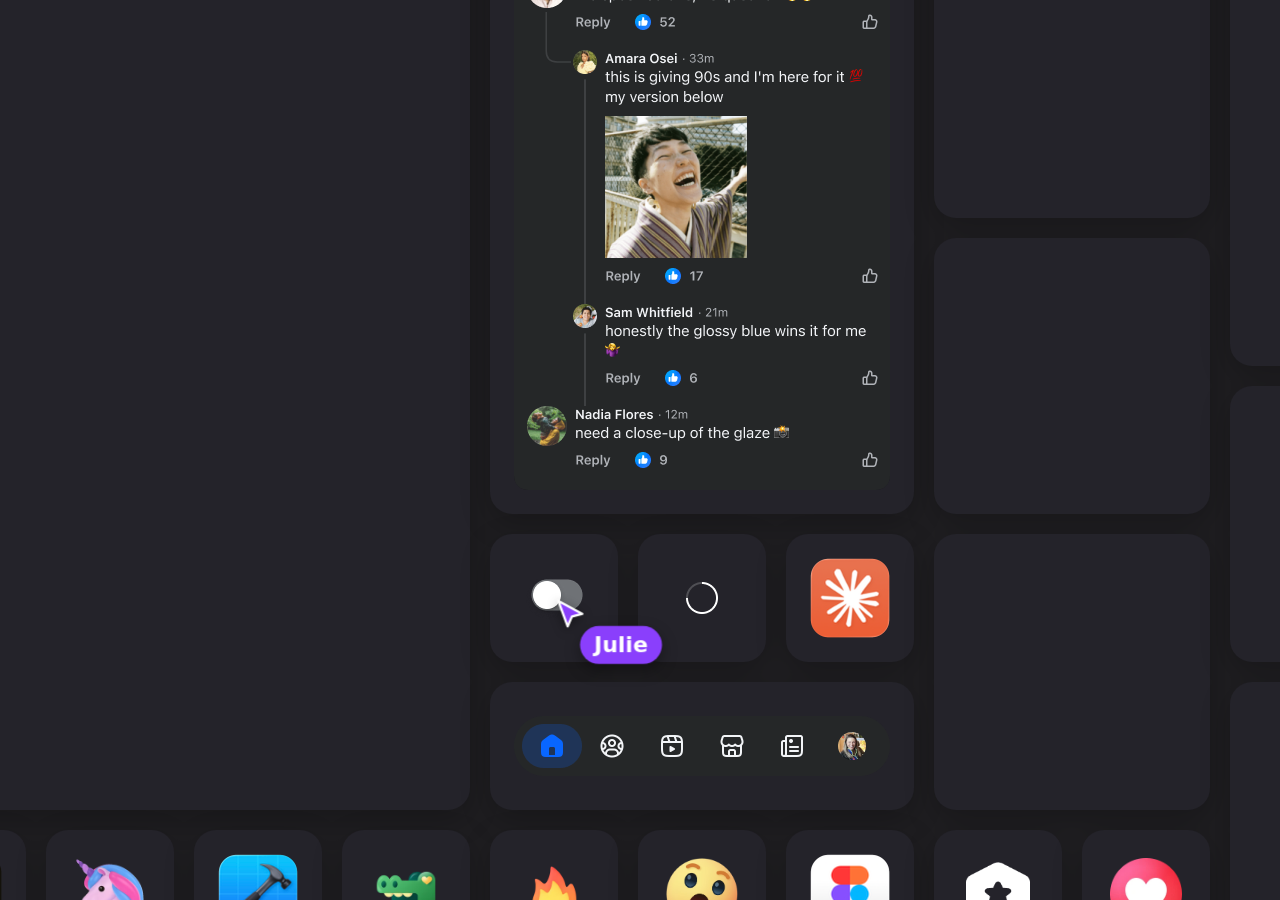
<file: wall/v11.html>
<!DOCTYPE html>
<html lang="en"><head><meta charset="utf-8">
<meta name="viewport" content="width=device-width,initial-scale=1">
<title>Story Wall v11 · Julie Torrisi-Coffey</title>
<style>
/* Story Wall v10 (dark). Rules: Story-Wall_rules.md (merged 11/9).
   7 rows · 128 px units · 20 px gaps (9b). Every tile is whole units; the component sits on its card
   with the same 24 px on all four sides (clips: their own equal pad). One component set per screen (4a).
   Entry (10): shell → glow once → build in pieces → hold or one slow loop. */
:root{
  --wall:#1F1E21;--tile:#24232A;--card:#252728;           /* measured from Eduardo's video (rule 9) */
  --blue:#3C88FF;--lilac:#A873FF;--mist:#B0B0C2;           /* Cadence kit (deck) */
  --ck-glow-warm:#FFB224;                                   /* SYSTEM GAP: proposed warm stop, not in the kit yet */
  --ck-motion-duration-cinematic:800ms;--ck-motion-duration-standard:300ms;
  --out-bold:cubic-bezier(.2,.8,.2,1);--in-practical:cubic-bezier(.4,0,1,1);--inout-bold:cubic-bezier(.6,0,.2,1);
  --spring:cubic-bezier(.34,1.56,.64,1)}
@property --ga{syntax:'<angle>';inherits:false;initial-value:0deg}
html,body{margin:0;height:100%;background:var(--wall);overflow:hidden}
#stage{position:fixed;inset:0}
#track{position:absolute;left:0;top:0;will-change:transform}
.col{position:absolute;left:0;top:0}
.t{position:absolute;border-radius:22px;background:var(--tile);box-shadow:0 10px 30px rgba(0,0,0,.22)}
/* glow: thin gradient on two or three sides with gaps, one light source; in 150 · hold 450 · out 650, drifts 40°, never loops */
.t::after{content:"";position:absolute;inset:0;border-radius:inherit;padding:1.5px;pointer-events:none;opacity:0;
  background:conic-gradient(from var(--ga),transparent 0deg 18deg,var(--blue) 48deg,var(--lilac) 92deg,var(--mist) 128deg,var(--ck-glow-warm) 160deg,transparent 196deg 232deg,var(--blue) 262deg,var(--lilac) 300deg,transparent 334deg);
  -webkit-mask:linear-gradient(#000 0 0) content-box,linear-gradient(#000 0 0);-webkit-mask-composite:xor;mask-composite:exclude}
.t.glow::after{animation:glow 1250ms linear forwards}
@keyframes glow{0%{opacity:0;--ga:0deg;animation-timing-function:var(--out-bold)}12%{opacity:1}48%{opacity:1;animation-timing-function:var(--in-practical)}100%{opacity:0;--ga:40deg}}
.in{position:absolute;display:grid;place-items:center;border-radius:14px;opacity:0;clip-path:inset(0 0 100% 0 round 14px);
  transition:opacity .4s var(--out-bold),clip-path .7s var(--out-bold)}
.in.card{background:var(--card);box-shadow:0 8px 22px rgba(0,0,0,.35)}
.t.built .in{opacity:1;clip-path:inset(0 0 0 0 round 14px)}
.in.bare{clip-path:none;border-radius:0}.t.built .in.bare{clip-path:none}
.c{position:relative;display:block}
.c img,.c video{display:block}
.shadow{border-radius:14px;box-shadow:0 8px 22px rgba(0,0,0,.35);overflow:hidden}
/* rows wipe in, 180 ms apart (10.3) */
.stack>*{opacity:0;clip-path:inset(0 100% 0 0);transition:opacity .35s var(--out-bold),clip-path .5s var(--out-bold)}
.stack>.on{opacity:1;clip-path:inset(0 0 0 0)}
.swap{position:relative}.swap>*{transition:opacity .35s var(--out-bold)}.swap>.alt{position:absolute;inset:0;opacity:0}
.swap.b>.alt{opacity:1}.swap.b>.base{opacity:0}
/* icons pop in, scaling up (J7) */
.pop{opacity:0;transform:scale(.55);transition:opacity .3s var(--out-bold),transform .45s var(--out-bold)}
.pop.on{opacity:1;transform:none}
.wm{background:#fff;border-radius:14px;display:grid;place-items:center}
/* bento in a bento */
.mo{display:grid;grid-template-columns:110px 110px 1fr;grid-template-rows:1fr 1fr;gap:8px;width:376px;height:228px}
.mo>div{border-radius:12px;overflow:hidden;display:grid;place-items:center;position:relative}
.m1{background:#0A0A0A;grid-row:1;grid-column:1}.m2{background:#0866FF;grid-row:1;grid-column:2}
.m3{background:#F0F2F5;grid-row:1/3;grid-column:3}
.m4{grid-column:1/3;grid-row:2;background:#0866FF;background-image:radial-gradient(rgba(255,255,255,.35) 1.4px,transparent 1.6px);background-size:16px 16px}
.mo .p{opacity:0;transform:scale(.6);transition:opacity .3s var(--out-bold),transform .45s var(--out-bold)}.mo .p.on{opacity:1;transform:none}
/* count-ups: covers sit over the exported digits while the live number counts, then lift to show the real pixels */
.cv{position:absolute;background:var(--card);font-variant-numeric:tabular-nums;white-space:nowrap;
  font-family:-apple-system,"SF Pro Text","SF Pro",system-ui,sans-serif}
.rv{position:absolute;inset:0}
.typecover{position:absolute;background:#3B3D3E}
.wave{position:absolute;left:109px;top:36px;width:226px;height:23px;background:#0C5CFF;opacity:0;transition:opacity .15s}
.wave.on{opacity:1}.wave>img{position:absolute;left:0;top:0;opacity:0;transition:opacity .09s linear}.wave>img.on{opacity:1}
.rpop{position:absolute;pointer-events:none;width:44px;height:44px;opacity:0}
.rpop.go{animation:rpop 1.1s var(--spring) forwards}
@keyframes rpop{0%{opacity:0;transform:translate(-50%,0) scale(.3)}25%{opacity:1;transform:translate(-50%,-26px) scale(1.15)}70%{opacity:1;transform:translate(-50%,-34px) scale(1)}100%{opacity:0;transform:translate(-50%,-44px) scale(.9)}}
.press{transition:transform .14s}.press.down{transform:scale(.94)}
.cur{position:fixed;left:0;top:0;z-index:50;pointer-events:none;will-change:transform}
.cur svg{width:34px;height:34px;display:block;filter:drop-shadow(0 3px 6px rgba(0,0,0,.4));transition:transform .14s}
.cur.press svg{transform:scale(.82)}
.cur b{position:absolute;left:26px;top:28px;font:600 22px/1 -apple-system,"SF Pro",system-ui,sans-serif;color:#fff;padding:8px 14px;border-radius:999px;white-space:nowrap;box-shadow:0 6px 16px rgba(0,0,0,.35)}
.cur i{position:absolute;left:-14px;top:-14px;width:28px;height:28px;border-radius:50%;border:3px solid var(--cc);opacity:0}
.cur i.go{animation:ring .5s var(--out-bold)}@keyframes ring{0%{opacity:.9;transform:scale(.3)}100%{opacity:0;transform:scale(1.8)}}
/* Blueprint glimmer: pulses until the real component resolves */
.gl{animation:glp 1.1s cubic-bezier(.45,0,.55,1) infinite alternate}@keyframes glp{from{opacity:1}to{opacity:.5}}
/* chart tiles: one tile per chart component, its styles take turns in place (4a) */
.cst{position:absolute;left:50%;top:50%;transform:translate(-50%,-50%);opacity:0;transition:opacity .15s cubic-bezier(.45,.1,.2,1)}
.cst.on{opacity:1;transition:opacity .28s cubic-bezier(.14,1,.34,1) .15s}
.ov{position:absolute;inset:0}
.sw8{position:absolute}
/* Blueprint pressed state (Pressed State page): overlay "Non Media Pressed on Dark" white 30%; FDSButton scale .97, 100 ms in */
.bpress{position:absolute;border-radius:8px;transition:transform .1s cubic-bezier(.14,1,.34,1)}
.bpress::after{content:"";position:absolute;inset:0;border-radius:8px;background:rgba(255,255,255,.3);opacity:0;transition:opacity .1s cubic-bezier(.14,1,.34,1)}
.bpress.down{transform:scale(.97)}.bpress.down::after{opacity:1}
/* reaction picker: Julie's prototype spec (FDSReactionBar.swift) in dark mode */
.rx{position:relative;width:334px;height:200px}
.ufiw{position:absolute;left:0;bottom:0;width:186px;height:44px}
.ufiw img{position:absolute;left:0;top:0;transition:opacity .28s cubic-bezier(.14,1,.34,1)}
.ufiw .haha{opacity:0}.rx.sel .ufiw .haha{opacity:1}.rx.sel .ufiw .def{opacity:0}
.uprs{position:absolute;left:2.5px;top:4px;width:76px;height:36px;border-radius:8px;background:rgba(255,255,255,.3);opacity:0;transition:opacity .1s cubic-bezier(.14,1,.34,1)}
.rx.pr .uprs{opacity:1}
.dock{position:absolute;left:2.5px;bottom:48px;display:flex;align-items:flex-end;gap:6px;padding:6px;height:40px;background:#333334;box-shadow:inset 0 0 0 1px rgba(255,255,255,.05),0 2px 8px rgba(0,0,0,.1);border-radius:999px;
  transform-origin:24px 100%;opacity:0;transform:scale(.8);transition:opacity .2s cubic-bezier(.14,1,.34,1),transform .2s cubic-bezier(.14,1,.34,1),height .28s cubic-bezier(.14,1,.34,1)}
.rx.open .dock{opacity:1;transform:none}
.rx.closing .dock{transition:opacity .15s cubic-bezier(.45,.1,.2,1),transform .15s cubic-bezier(.45,.1,.2,1)}
.rx.hi .dock{height:34px}
.ri{position:relative;width:40px;height:40px;flex:none;transition:width .28s cubic-bezier(.14,1,.34,1),height .28s cubic-bezier(.14,1,.34,1)}
.ri img{position:absolute;left:50%;bottom:0;width:100%;height:auto;transform:translateX(-50%);transition:width .28s cubic-bezier(.14,1,.34,1),bottom .28s cubic-bezier(.14,1,.34,1)}
.ri b{position:absolute;left:50%;bottom:126px;transform:translateX(-50%) scale(.6);opacity:0;white-space:nowrap;padding:6px 8px;border-radius:999px;background:rgba(0,0,0,.8);color:#fff;font:600 13px/1 -apple-system,"SF Pro Text","SF Pro",system-ui,sans-serif;transition:opacity .28s cubic-bezier(.14,1,.34,1),transform .28s cubic-bezier(.14,1,.34,1)}
.rx.hi .ri{width:34px;height:34px}
.rx.hi .ri.h{width:80px;height:34px}
.ri.h img{width:80px!important;bottom:40px}
.ri.h b{opacity:1;transform:translateX(-50%) scale(1)}
@media (prefers-reduced-motion:reduce){.t.glow::after{animation:none}}
</style></head><body><div id="stage"><div id="track"></div></div>
<script>
const SPEED_H=0.06,U=128,G=20,ROWS=7,PAD=24;
const V='v9/',V10='v10/',V11='v11/',BP='bp/',FB='../img/fb/';
const px=n=>n*U+(n-1)*G;                       /* units → px: 1=128 2=276 3=424 4=572 6=868 7=1016 */
const img=(s,w,h,cls='',st='')=>`<img class="${cls}" src="${s}" width="${w}" height="${h}" style="${st}" alt="">`;
const vid=(s,w,h,extra='')=>`<div style="position:relative;width:${w}px;height:${h}px;overflow:hidden;border-radius:14px" class="vbox"><video src="${s}" style="position:absolute;left:50%;top:50%;transform:translate(-50%,-50%);object-fit:none" muted playsinline loop preload="auto"></video>${extra}</div>`;


/* Chart styles from the Blueprint Data page, dark mode. Each state: export, its empty twin (data marks hidden), how the marks build, and the numbers that count. */
const NL=(s,x,y,w,h,fs,c,al='left',fw=400)=>({s,x,y,w,h,fs,c,al,fw});
const HI='242,244,247',LO='176,179,184';
const CH={
 bars:[
  {img:V+'bar-v.png',e:V10+'bar-v-empty.png',w:375,h:248,rv:[[36,84],[105,154],[175,224],[245,293],[315,363]].map(([a,b])=>({t:'up',x0:a,x1:b+1,y0:92,y1:215})),
   n:[NL('56%',28,50,22,9,13,HI,'left',600),NL('26%',141,50,22,9,13,HI,'left',600),NL('18%',236,50,22,9,13,HI,'left',600)]},
  {img:V11+'bar-h.png',e:V11+'bar-h-e.png',w:375,h:210,rv:[107,149,191].map(y=>({t:'lr',x0:12,x1:276,y0:y,y1:y+11})),
   n:[NL('48%',26,51,27,8,12,HI),NL('33%',129,51,27,8,12,HI),NL('19%',235,51,25,8,12,HI),NL('12,480',291,107,48,11,15,HI,'right'),NL('10,215',292,149,45,11,15,HI,'right'),NL('8,532',291,191,40,11,15,HI,'right')]}],
 pbc:[
  {img:V+'pbs-5.png',e:V10+'pbs-5-empty.png',w:375,h:139,rv:[17,40,63,86,109].map(y=>({t:'lr',x0:74,x1:322,y0:y,y1:y+13})),
   n:[[18,'151'],[41,'49'],[64,'22'],[87,'9'],[110,'5']].map(([y,v])=>NL(v,334,y,26,11,15,LO,'right'))},
  {img:V11+'pbc-primary.png',e:V11+'pbc-primary-e.png',w:375,h:127,rv:[13,36,59,82,105].map(y=>({t:'lr',x0:77,x1:310,y0:y,y1:y+9})),
   n:[[12,'1,284'],[35,'742'],[58,'391'],[81,'126'],[104,'48']].map(([y,v])=>NL(v,318,y,44,12,15,LO,'right'))}],
 line:['a','b','c'].map(k=>({img:V11+'line-'+k+'.png',e:V11+'line-'+k+'-e.png',w:375,h:192,rv:[{t:'lr',x0:34,x1:366,y0:60,y1:152}],n:[]})),
 donutc:[
  {img:V11+'donut-a.png',e:V11+'donut-a-e.png',w:375,h:189,rv:[{t:'sweep',x0:147,y0:85,x1:228,y1:166}],
   n:[NL('39%',102.5,103,33,11,15,HI,'right'),NL('2,697',102.5,122,33,8,12,LO,'right'),NL('61%',239.5,103,30,11,15,HI),NL('4,218',239.5,122,32,8,12,LO)]},
  {img:V11+'donut-b.png',e:V11+'donut-b-e.png',w:375,h:245,rv:[{t:'sweep',x0:147,y0:85,x1:228,y1:166}],
   n:[NL('52%',77,177,32,11,15,HI),NL('3,604',77,196,34,8,12,LO),NL('31%',154,177,30,11,15,HI),NL('2,149',154,196,32,8,12,LO),NL('17%',243,177,29,11,15,HI),NL('1,178',243,196,29,8,12,LO)]}],
};
const chartHTML=k=>{const S=CH[k],W=Math.max(...S.map(s=>s.w)),H=Math.max(...S.map(s=>s.h));
 return `<div class="chart" data-ch="${k}" style="position:relative;width:${W}px;height:${H}px">${S.map((s,i)=>`<div class="cst" data-i="${i}" style="width:${s.w}px;height:${s.h}px">${img(s.e,s.w,s.h)}
  ${s.rv.map((r,j)=>r.t==='sweep'?`<div class="ov sw8" data-j="${j}" style="left:${r.x0}px;top:${r.y0}px;width:${r.x1-r.x0}px;height:${r.y1-r.y0}px;background:url(${s.img}) -${r.x0}px -${r.y0}px no-repeat"></div>`:`<div class="ov" data-j="${j}" style="background:url(${s.img}) no-repeat"></div>`).join('')}
  ${s.n.map(n=>`<div class="cv" data-count="${n.s}" style="left:${n.x-2}px;top:${n.y-3}px;width:${n.w+4}px;height:${n.h+6}px;text-align:${n.al};font:${n.fw} ${n.fs}px/${n.h+6}px -apple-system,'SF Pro Text',system-ui,sans-serif;color:rgb(${n.c})">${n.s}</div>`).join('')}</div>`).join('')}</div>`};
const RX=['like','love','support','haha','wow','sad','angry'],RXT=['Like','Love','Care','Haha','Wow','Sad','Angry'];

/* Content. key: {h: html, w,h: units, set: Blueprint component set (4a), b: build type, pad: inner pad, bg: card|white|none, fam: never on screen with same fam} */
const C={
 thread:{u:[3,4],set:'Comment',b:'stack',bg:'card',h:`<div class="stack" style="position:relative;width:375px">${[1,2,3,4].map(i=>img(V+'r'+i+'.png',375,[82,254,102,82][i-1])).join('')}
   <svg class="tl" width="60" height="110" style="position:absolute;left:0;top:0;pointer-events:none;opacity:0;transition:opacity .35s var(--out-bold)"><path d="M31.25 44 V83 Q31.25 94 42.25 94 H56" fill="none" stroke="#3E4042" stroke-width="1.5"/></svg></div>`},
 bars:{u:[3,3],set:'Bar chart (vertical, horizontal)',b:'chart',bg:'card',h:chartHTML('bars')},
 pbc:{u:[3,2],set:'Progress Bar Chart (star rating, primary)',b:'chart',bg:'card',h:chartHTML('pbc')},
 line:{u:[3,2],set:'Line chart (high up, medium down, low up)',b:'chart',bg:'card',h:chartHTML('line')},
 donutc:{u:[3,3],set:'Donut Chart (2 points side, 3 points bottom)',b:'chart',bg:'card',h:chartHTML('donutc')},
 ufi:{u:[3,2],set:'Responsive post footer (UFI) + reaction picker',b:'ufi',bg:'card',h:`<div class="rx"><div class="dock">${RX.map((r,i)=>`<div class="ri" data-r="${i}"><b>${RXT[i]}</b>${img(V11+'rx/'+r+'.png',40,40)}</div>`).join('')}</div>
   <div class="ufiw">${img(V11+'ufi.png',186,44,'def')}${img(V11+'ufi-haha.png',186,44,'haha')}<div class="uprs"></div></div></div>`},
 bling:{u:[3,1],set:'Bling Bar',bg:'card',h:img(V+'bling-d.png',375,36)},
 pill:{u:[3,1],set:'Tab bar (pill)',bg:'none',h:`<div class="swap" data-act="pill" style="border-radius:999px">${img(V+'pill-home.png',376,60,'base')}${img(V+'pill-market.png',376,60,'alt')}</div>`},
 chat:{u:[3,2],set:'Chat Bubble',b:'stack',bg:'card',h:`<div class="stack" style="display:flex;flex-direction:column;gap:8px;width:375px">${img(V+'chat-o.png',375,35)}${img(V+'chat-y.png',375,55)}</div>`},
 cmp:{u:[3,1],set:'Composer',b:'type',bg:'card',h:`<div style="position:relative;width:375px;height:56px">${img(V+'cmp.png',375,56)}<div class="typecover" style="left:22px;top:14px;width:216px;height:28px"></div></div>`},
 ntf:{u:[3,2],set:'Notification Cell',b:'stack',bg:'card',h:`<div class="stack">${img(V+'ntf.png',375,96)}</div>`},
 fp:{u:[3,1],set:'Facepile (+ Context row glimmer)',b:'glimfp',bg:'card',h:`<div class="swap glimfp" style="width:375px;height:36px"><div class="base">${img(V11+'glim-ctxrow.png',375,36,'gl')}</div><div class="alt">${img(V+'fp.png',377,36,'','margin:0 -1px')}</div></div>`},
 glim:{u:[3,2],set:'Contextual Message (+ its Glimmer)',b:'glim',bg:'none',h:`<div class="swap glim" style="width:383px;height:165px;margin:0 -4px" data-act="ctx"><div class="base" style="display:grid;place-items:center;height:165px">${img(V+'glim-ctx.png',375,102,'shadow gl')}</div><div class="alt">${img(V+'ctx.png',383,165)}<div class="bpress" style="left:28px;top:99px;width:327px;height:36px;background:url(${V}ctx.png) -28px -99px"></div></div></div>`},
 star:{u:[2,1],set:'Star Rating Display',bg:'card',h:img(V+'star.png',177,59)},
 wm:{u:[3,2],set:'brand: wordmark',bg:'white',fam:'fbmark',h:img(BP+'fb-wordmark.png',240,43)},
 mosaic:{u:[3,2],set:'brand: bento in a bento',b:'mosaic',bg:'none',h:`<div class="mo"><div class="m1">${img(FB+'care-still.webp',56,56,'p')}</div><div class="m2">${img(FB+'badge-chat.webp',64,64,'p')}</div><div class="m3">${img(FB+'like-still.webp',96,96,'p')}</div><div class="m4">${img(FB+'rock-on-still.webp',100,100,'p')}</div></div>`},
 voice:{u:[4,1],set:'Messenger composer · talk to text (Julie prototype)',fam:'msgr',b:'voice',bg:'white',h:vid('clips/voice3.mp4',444,72,`<div class="wave">${['quiet','speech','loud'].map(n=>img(BP+'wbar-'+n+'.png',226,23)).join('')}</div>`)},
 keys:{u:[4,6],set:'Messenger composer · keyboard + menu (north star)',fam:'msgr',bg:'none',pad:64,h:vid('clips/keys-ns.mp4',444,740)},
 b1:{u:[3,3],set:'brand clip',bg:'none',h:vid('clips/brand-1.mp4',376,376)},
 b2:{u:[4,2],set:'brand clip',bg:'none',h:vid('clips/brand-2.mp4',524,228)},
 b3:{u:[2,2],set:'brand clip',bg:'none',h:vid('clips/brand-3c.mp4',228,228)},
 taper:{u:[2,2],set:'brand refresh tile',bg:'none',pad:43,h:vid('clips/br-taper.mp4',190,190)},
 word:{u:[2,2],set:'brand refresh tile',bg:'none',pad:43,fam:'fbmark',h:vid('clips/br-word.mp4',190,190)},
 fac:{u:[2,2],set:'brand refresh tile',bg:'none',pad:43,h:vid('clips/br-fac.mp4',190,190)},
 sw:{u:[1,1],set:'.Switch',bg:'none',h:`<div class="swap" style="width:58px;height:44px;display:grid;place-items:center" data-act="switch"><div class="base">${img(V+'switch-on.png',53,36)}</div><div class="alt" style="display:grid;place-items:center">${img(V+'switch-off.png',58,44)}</div></div>`},
 ring:{u:[1,1],set:'Progress Ring',bg:'none',h:img(V+'ring.png',32,32)},
};
/* one small tile per app (rule 5); icons are @2x exports shown at 80 */
for(const a of ['claude','figma','cursor','xcode','testflight','simulator','terminal'])C['app-'+a]={u:[1,1],set:'app',b:'pop',bg:'none',h:img(BP+'app-'+a+'.png',80,80,'pop','border-radius:18px')};
const ST={hex:['glyph-hexstar',64],sta:['star-still',72],uni:['unicorn-still',80],croc:['croc-still',80],fire:['fire',72],wow:['wow',72],love:['love',72],check:['badge-check',64],map:['map',72],market:['glyph-market',64],aheart:['ava-heart',80],abuns:['ava-buns',80]};
for(const [k,[f,s]] of Object.entries(ST))C[k]={u:[1,1],set:'sticker',b:'pop',bg:'none',h:img(FB+f+'.webp',s,s,'pop')};

/* Loop: columns of 7 rows. [key, x, y] in units. Every uncovered cell becomes an empty tile (9c).
   The two Messenger composer tiles and the two wordmark tiles sit at opposite ends of the loop. */
const COLS=[
 {w:4,it:[['keys',0,0],['app-cursor',0,6],['uni',1,6],['app-xcode',2,6],['croc',3,6]]},
 {w:3,it:[['thread',0,0],['sw',0,4],['ring',1,4],['app-claude',2,4],['pill',0,5],['fire',0,6],['wow',1,6],['app-figma',2,6]]},
 {w:2,it:[['word',0,0],['taper',0,2],['fac',0,4],['hex',0,6],['love',1,6]]},
 {w:3,it:[['bars',0,0],['ntf',0,3],['chat',0,5]]},
 {w:3,it:[['line',0,0],['donutc',0,2],['ufi',0,5]]},
 {w:3,it:[['pbc',0,0],['glim',0,2],['bling',0,4],['fp',0,5]]},
 {w:4,it:[['voice',0,0],['b2',0,1],['app-testflight',0,3],['app-simulator',1,3],['app-terminal',2,3],['b3',0,4],['aheart',2,4],['sta',3,4],['abuns',2,5],['market',3,5],['cmp',0,6],['map',3,6]]},
 {w:3,it:[['wm',0,0],['mosaic',0,2],['star',0,4],['check',2,4]]},
];

const track=document.getElementById('track');
const VW=()=>innerWidth,VH=()=>innerHeight;
const TOP=()=>Math.round((VH()-px(ROWS))/2);
let cols=[],loopW=0;
function makeTile(k,uw,uh){const el=document.createElement('div');el.className='t';const W=px(uw),H=px(uh);el.style.width=W+'px';el.style.height=H+'px';
 const t={k,el,w:W,h:H,state:0,gen:0};if(k){el.dataset.k=k;el.dataset.gen='0'}
 if(k){const c=C[k],p=c.pad||PAD;const inn=document.createElement('div');inn.className='in'+(c.bg==='card'?' card':'')+(c.bg==='none'?' bare':'');
  if(c.bg==='white'){inn.classList.add('wm')}
  Object.assign(inn.style,{left:p+'px',top:p+'px',width:(W-2*p)+'px',height:(H-2*p)+'px'});
  inn.innerHTML=`<div class="c">${c.h}</div>`;el.appendChild(inn);}
 return t}
function buildLoop(){let x=0;
 for(const col of COLS){const el=document.createElement('div');el.className='col';const tiles=[];const occ=[...Array(ROWS)].map(()=>Array(col.w).fill(0));
  const place=(t,ux,uy)=>{t.el.style.left=ux*(U+G)+'px';t.el.style.top=uy*(U+G)+'px';t.ux=ux;el.appendChild(t.el);tiles.push(t)};
  for(const [k,ux,uy] of col.it){const [uw,uh]=C[k].u;for(let r=uy;r<uy+uh;r++)for(let q=ux;q<ux+uw;q++){if(occ[r][q])console.warn('overlap',k);occ[r][q]=1}place(makeTile(k,uw,uh),ux,uy)}
  /* empty tiles: one unit each */
  for(let r=0;r<ROWS;r++)for(let q=0;q<col.w;q++){if(occ[r][q])continue;
   const uw=1,uh=1;
   for(let rr=r;rr<r+uh;rr++)for(let qq=q;qq<q+uw;qq++)occ[rr][qq]=1;place(makeTile(null,uw,uh),q,r)}
  const w=px(col.w);track.appendChild(el);cols.push({el,x,w,tiles});x+=w+G}
 loopW=x}

/* timing helpers, cancelled when a tile resets */
const later=(t,ms,fn)=>{const g=t.gen;setTimeout(()=>{if(t.gen===g)fn()},ms)};
const anim=(t,dur,ease,fn)=>{const g=t.gen,t0=performance.now();return new Promise(res=>{const st=now=>{if(t.gen!==g)return res();const p=Math.min(1,(now-t0)/dur);fn(ease(p));p<1?requestAnimationFrame(st):res()};requestAnimationFrame(st)})};
const quart=p=>1-Math.pow(1-p,4),outBold=p=>1-Math.pow(1-p,3);
/* count-up: format-preserving, tabular, never past the final value; covers lift at the end to show the exported digits */
function fmt(final,p){const m=final.match(/^(\D*)([\d,]*\.?\d+)(\D*)$/);if(!m)return final;const[,pre,num,suf]=m;
 const dec=(num.split('.')[1]||'').length,target=parseFloat(num.replace(/,/g,''));let v=Math.min(target,target*p);
 let s=v.toFixed(dec);if(num.includes(',')){const[i,d]=s.split('.');s=i.replace(/\B(?=(\d{3})+(?!\d))/g,',')+(d?'.'+d:'')}return pre+s+suf}
const setCount=(el,p)=>{el.textContent=fmt(el.dataset.count,p)};
const lift=els=>els.forEach(e=>e.style.display='none');
const COUNT_MS=800;   /* SYSTEM GAP fallback: duration.cinematic; count tokens not in the kit yet */

let popQ=0,popT=0;
const BUILD={
 stack(t,fast){const st=t.el.querySelector('.stack');[...st.children].forEach((c,i)=>later(t,fast?0:i*180,()=>{c.classList.add('on');if(i===1){const l=st.querySelector('.tl');if(l)l.style.opacity=1}}))},
 pop(t,fast){const p=t.el.querySelector('.pop');const now=performance.now();if(now-popT>600)popQ=0;popT=now;const d=fast?0:(popQ++)*250;later(t,d,()=>p.classList.add('on'))},
 type(t,fast){const cv=t.el.querySelector('.typecover');if(fast){cv.style.display='none';return}
  cv.style.display='';const n=30;let i=0;const step=()=>{i++;cv.style.clipPath=`inset(0 0 0 ${Math.round(216*i/n)}px)`;if(i<n)later(t,55,step)};later(t,250,step)},
 pbs(t,fast){const rows=[...t.el.querySelectorAll('.row')],cvs=[...t.el.querySelectorAll('.cv')];
  const set=(i,p)=>{rows[i].style.clipPath=`inset(0 ${Math.round(375-74-(318-74+4)*p)}px 0 74px)`;setCount(cvs[i],p)};
  if(fast){rows.forEach((r,i)=>set(i,1));lift(cvs);return}
  rows.forEach((r,i)=>{set(i,0);later(t,i*160,()=>anim(t,COUNT_MS,quart,p=>set(i,p)).then(()=>{if(t.gen)lift([cvs[i]])}))})},
 barv(t,fast){const bars=[...t.el.querySelectorAll('.bar')],cvs=[...t.el.querySelectorAll('.cv')];
  const set=(i,p)=>{const b=bars[i],a=+b.dataset.a,bb=+b.dataset.b;b.style.clipPath=`inset(${Math.round(215-123*p)}px ${375-bb-1}px 33px ${a}px)`};
  if(fast){bars.forEach((b,i)=>set(i,1));lift(cvs);return}
  bars.forEach((b,i)=>{set(i,0);later(t,i*160,()=>anim(t,COUNT_MS,quart,p=>set(i,p)))});
  cvs.forEach(c=>setCount(c,0));anim(t,COUNT_MS+4*160,quart,p=>cvs.forEach(c=>setCount(c,p))).then(()=>lift(cvs))},
 count(t,fast){const cvs=[...t.el.querySelectorAll('.cv')];if(fast){lift(cvs);return}
  cvs.forEach(c=>setCount(c,0));anim(t,COUNT_MS,quart,p=>cvs.forEach(c=>setCount(c,p))).then(()=>lift(cvs))},
 mosaic(t,fast){const ps=[...t.el.querySelectorAll('.p')];
  if(fast){ps.forEach(p=>p.classList.add('on'));return}
  ps.forEach((p,i)=>later(t,i*160,()=>p.classList.add('on')))},
chart(t,fast){const root=t.el.querySelector('.chart'),S=CH[root.dataset.ch],states=[...root.querySelectorAll('.cst')];let i=0;
  const show=k=>{states.forEach((e,j)=>e.classList.toggle('on',j===k));const st=states[k],s=S[k],ovs=[...st.querySelectorAll('.ov')],cvs=[...st.querySelectorAll('.cv')];
   const setR=(j,p)=>{const r=s.rv[j],o=ovs[j];if(r.t==='lr'){const x=r.x0+(r.x1-r.x0)*p;o.style.clipPath=`inset(${r.y0}px ${s.w-x}px ${s.h-r.y1}px ${r.x0}px)`}
     else if(r.t==='up'){const y=r.y1-(r.y1-r.y0)*p;o.style.clipPath=`inset(${y}px ${s.w-r.x1}px ${s.h-r.y1}px ${r.x0}px)`}
     else{const m=p>=1?'none':`conic-gradient(#000 ${p*360}deg, transparent ${p*360}deg)`;o.style.webkitMaskImage=m;o.style.maskImage=m}};
   cvs.forEach(c=>{c.style.display='';setCount(c,fast?1:0)});
   if(fast){s.rv.forEach((r,j)=>setR(j,1));lift(cvs);return}
   s.rv.forEach((r,j)=>{setR(j,0);later(t,j*160,()=>anim(t,COUNT_MS,quart,p=>setR(j,p)))});
   const tot=COUNT_MS+(s.rv.length-1)*160;anim(t,tot,quart,p=>cvs.forEach(c=>setCount(c,p))).then(()=>{if(states[k].classList.contains('on'))lift(cvs)})};
  show(0);if(S.length>1){const cyc=()=>{i=(i+1)%S.length;show(i);later(t,5200,cyc)};later(t,fast?3000:5200,cyc)}},
 ufi(t){},
 glimfp(t,fast){const g=t.el.querySelector('.glimfp');later(t,fast?0:1800,()=>g.classList.add('b'))},
 glim(t,fast){const g=t.el.querySelector('.glim');later(t,fast?0:1800,()=>g.classList.add('b'))},
 voice(t){const w=t.el.querySelector('.wave');if(w)wave(t,w)},
};
function wave(t,w){const L=[...w.children],v=t.el.querySelector('video');const seq=[0,0,1,1,2,1,2,2,1,0,1,2,2,1,1,0,1,2,1,0];let j=0;
 const tick=()=>{const tm=v?v.currentTime:0,on=tm>=2.4&&tm<=6.9;w.classList.toggle('on',on);if(on){const lv=seq[j++%seq.length];L.forEach((m,i)=>m.classList.toggle('on',i===lv))}later(t,150,tick)};tick()}

function reset(t){t.gen++;t.state=0;t.el.classList.remove('glow','built');
 t.el.querySelectorAll('.on').forEach(e=>e.classList.remove('on'));t.el.querySelectorAll('.swap').forEach(e=>e.classList.remove('b'));
 t.el.querySelectorAll('.cv').forEach(e=>{e.style.display='';e.textContent=e.dataset.count});
const tl=t.el.querySelector('.tl');if(tl)tl.style.opacity=0;
 const cv=t.el.querySelector('.typecover');if(cv){cv.style.display='';cv.style.clipPath=''}
 t.el.querySelectorAll('video').forEach(v=>{v.pause();v.currentTime=0});
 t.el.querySelectorAll('.rx').forEach(r=>{r.className='rx';r.querySelectorAll('.ri').forEach(i=>i.classList.remove('h'))});
 t.el.dataset.gen=t.gen}
function enter(t,fast){t.state=2;const e=t.el,c=C[t.k];
 const go=()=>{e.classList.add('built');e.querySelectorAll('video').forEach(v=>{v.currentTime=0;v.play().catch(()=>{})});if(c.b&&BUILD[c.b])BUILD[c.b](t,fast)};
 if(fast){go();return}
 e.classList.add('glow');later(t,300,go)}

/* cursors: one at a time; nearest edge in, real controls, out the same way; each person acts once per tile entry */
const PEOPLE=[['Julie','#8A3FFC'],['Adam','#1DB954'],['Eduardo','#F0284A'],['Jeremy','#0B84FF'],['Josh','#F5A623']];
const tap=(pt,fn,hold=900)=>[{pt,dur:1100,hold,down:true,act:fn}];
const ACTS={
 Julie:{find:'[data-act="switch"]',steps:el=>tap([29,22],()=>el.classList.toggle('b'))},
 Adam:{find:'[data-act="pill"]',steps:el=>tap([218,30],()=>el.classList.toggle('b'))},
 /* Eduardo: press and hold Like (Blueprint pressed state), the dock opens after 350 ms, slide across, release on Haha (prototype gesture) */
 Eduardo:{find:'.rx',steps:el=>{const hl=i=>{el.classList.add('hi');el.querySelectorAll('.ri').forEach((r,j)=>r.classList.toggle('h',j===i))};
   const cx=i=>2.5+1+6+20+46*i,cy=200-44-4-26;
   return [{pt:[40,178],dur:1100,hold:0,down:true,act:()=>{el.classList.add('pr');setTimeout(()=>el.classList.add('open'),350)}},
     {pt:[40,178],dur:450,hold:0},
     {pt:[cx(0),cy],dur:320,hold:240,act:()=>hl(0)},{pt:[cx(1),cy],dur:260,hold:240,act:()=>hl(1)},{pt:[cx(2),cy],dur:260,hold:240,act:()=>hl(2)},
     {pt:[cx(3),cy],dur:260,hold:700,act:()=>hl(3)},
     {pt:[cx(3),cy],dur:10,hold:600,up:true,act:()=>{el.classList.add('closing','sel');el.classList.remove('open','pr','hi');setTimeout(()=>{el.classList.remove('closing');el.querySelectorAll('.ri').forEach(r=>r.classList.remove('h'))},160)}}]}},
 /* Jeremy: one tap on View, Blueprint pressed state (white 30% overlay, scale .97) */
 Jeremy:{find:'.glim.b .alt',steps:el=>tap([191,117],()=>{const b=el.querySelector('.bpress');b.classList.add('down');setTimeout(()=>b.classList.remove('down'),220)})},
 Josh:{find:'.t[data-k="thread"] .stack',steps:el=>tap([124,66],()=>{const p=document.createElement('img');p.src=FB+'love.webp';p.className='rpop';p.style.left='124px';p.style.top='44px';el.appendChild(p);requestAnimationFrame(()=>p.classList.add('go'));setTimeout(()=>p.remove(),1300)})},
};
const svg=c=>`<svg viewBox="0 0 24 24"><path d="M3 2l17 9.2-7.4 1.9L9.6 20z" fill="${c}" stroke="#fff" stroke-width="1.6" stroke-linejoin="round"/></svg>`;
let curIdx=0,busy=false;
function nextCursor(){if(busy)return;const [name,color]=PEOPLE[curIdx%PEOPLE.length];const a=ACTS[name];curIdx++;
 const el=[...document.querySelectorAll(a.find)].find(e=>{const t=e.closest('.t');if(!t||!t.classList.contains('built'))return false;if(t.dataset['done'+name]===t.dataset.gen)return false;const r=e.getBoundingClientRect();return r.left>120&&r.right<VW()-260&&r.top>60&&r.bottom<VH()-60});
 if(!el)return;
 const tile=el.closest('.t');tile.dataset['done'+name]=tile.dataset.gen;busy=true;
 const steps=a.steps(el);
 const c=document.createElement('div');c.className='cur';c.style.setProperty('--cc',color);c.innerHTML=svg(color)+`<i></i><b style="background:${color}">${name}</b>`;document.body.appendChild(c);
 const at=pt=>{const r=el.getBoundingClientRect();return [r.left+pt[0],r.top+pt[1]]};
 const [fx,fy]=at(steps[0].pt);const dl=fx,dr=VW()-fx,dt=fy,db=VH()-fy,m=Math.min(dl,dr,dt,db);
 const edge=m===dl?[-160,fy]:m===dr?[VW()+60,fy]:m===dt?[fx,-120]:[fx,VH()+60];
 const ease=t=>1-Math.pow(1-t,3),easeIn=t=>t*t*t,inout=t=>t<.5?4*t*t*t:1-Math.pow(-2*t+2,3)/2;
 let si=0,t0=performance.now(),from=null,phase='move';const OUT=900;
 function frame(now){
  if(si<steps.length){const s=steps[si];const to=at(s.pt);const f=from?at(from):edge;const e=now-t0;
   if(phase==='move'){const k=Math.min(1,e/s.dur),q=si===0?ease(k):inout(k);c.style.transform=`translate(${f[0]+(to[0]-f[0])*q}px,${f[1]+(to[1]-f[1])*q}px)`;
    if(k>=1){phase='hold';t0=now;if(s.down){c.classList.add('press');c.querySelector('i').classList.add('go')}if(s.up)c.classList.remove('press');else if(s.down&&steps.length===1)setTimeout(()=>c.classList.remove('press'),160);if(s.act)s.act()}}
   else{c.style.transform=`translate(${to[0]}px,${to[1]}px)`;if(e>=s.hold){from=s.pt;si++;t0=now;phase='move'}}
   requestAnimationFrame(frame);return}
  const e=now-t0,p=at(from),k=easeIn(Math.min(1,e/OUT));c.style.transform=`translate(${p[0]+(edge[0]-p[0])*k}px,${p[1]+(edge[1]-p[1])*k}px)`;
  if(k<1)requestAnimationFrame(frame);else{c.remove();setTimeout(()=>{busy=false},500)}}
 requestAnimationFrame(frame)}
setInterval(nextCursor,400);

/* motion: one sheet, right to left, 0.06 screen heights a second, whole device pixels */
let x=0,last=performance.now();
buildLoop();
function place(){const top=TOP();for(const c of cols)c.el.style.transform=`translate(${c.x}px,${top}px)`}
place();
for(const c of cols)for(const t of c.tiles)if(t.k){const tx=c.x+parseFloat(t.el.style.left);if(tx+t.w<=VW())enter(t,true)}
function frame(now){const dt=Math.min(.25,(now-last)/1000);last=now;x+=SPEED_H*VH()*dt;
 const d=devicePixelRatio||1;track.style.transform=`translate3d(${-Math.round(x*d)/d}px,0,0)`;
 for(const c of cols){
  if(c.x+c.w-x<-40){c.x+=loopW;c.el.style.transform=`translate(${c.x}px,${TOP()}px)`;c.tiles.forEach(reset)}
  const sx=c.x-x;
  for(const t of c.tiles){if(!t.k||t.state)continue;const tx=sx+parseFloat(t.el.style.left);
   if(tx>=0&&tx+t.w<=VW())enter(t,false)}}   /* nothing populates until the tile is fully in frame */
 requestAnimationFrame(frame)}
requestAnimationFrame(frame);
addEventListener('resize',place);

/* checks: 4a (each Blueprint set once in the loop), families a screen apart, loop wider than the screen */
(()=>{const seen={},pos={};for(const c of cols)for(const t of c.tiles)if(t.k){const s=C[t.k].set;if(!/sticker|app|brand clip|brand refresh/.test(s))seen[s]=(seen[s]||0)+1;
  const f=C[t.k].fam;if(f)(pos[f]=pos[f]||[]).push([t.k,c.x+parseFloat(t.el.style.left),t.w])}
 const dup=Object.entries(seen).filter(([,n])=>n>1);window.__components=seen;if(dup.length)console.warn('REPEATED COMPONENT',dup);
 const fam=[];for(const [f,L] of Object.entries(pos))for(let i=0;i<L.length;i++)for(let j=i+1;j<L.length;j++){const[a,ax,aw]=L[i],[b,bx,bw]=L[j];
  if(f==='fbmark'&&(a==='wm'&&b==='mosaic'||a==='mosaic'&&b==='wm'))continue;
  const g1=Math.max(ax,bx)-(Math.min(ax,bx)+(ax<bx?aw:bw)),g2=loopW-(Math.max(ax,bx)+(ax<bx?bw:aw))+Math.min(ax,bx);fam.push([f,a,b,g1,g2,Math.min(g1,g2)>VW()])}
 window.__families=fam;window.__loopW=loopW;fam.filter(r=>!r[5]).forEach(r=>console.info('same family can share the screen',r));
 if(loopW<VW()+400)console.warn('loop shorter than screen',loopW)})();
</script></body></html>
</file>
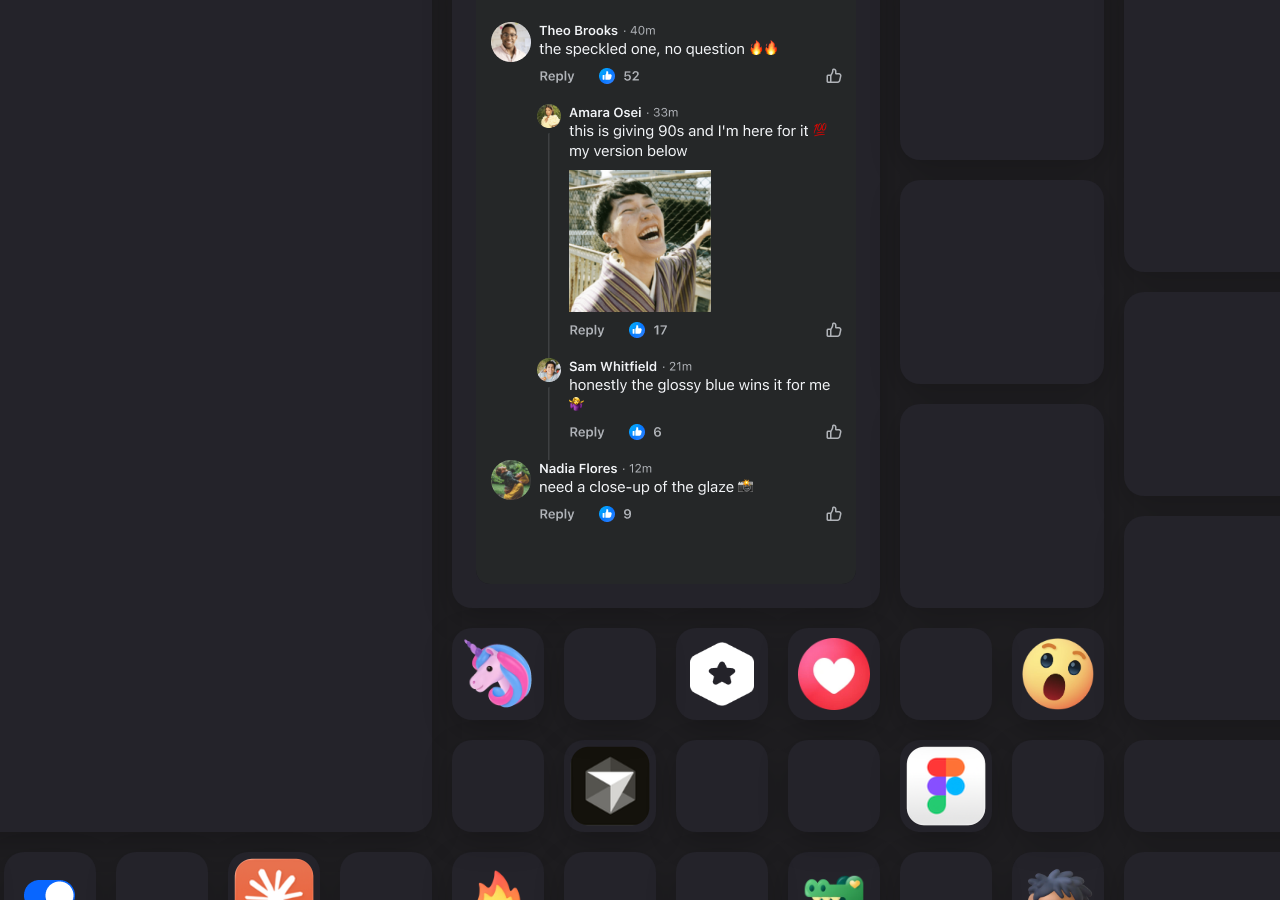
<file: wall/v12.html>
<!DOCTYPE html>
<html lang="en"><head><meta charset="utf-8">
<meta name="viewport" content="width=device-width,initial-scale=1">
<title>Story Wall v12 · Julie Torrisi-Coffey</title>
<style>
/* Story Wall v12 (dark). Rules: Story-Wall_rules.md (v12 edits 11/9).
   9 rows · 92 px units · 20 px gaps (9b, 27). Components stay at their original size (20, 7): tiles grow, components never scale.
   The component sits on its card with the same 24 px on all four sides; clips set their own equal pad. One component set per screen (4a).
   Entry (10): shell → glow once → glimmer where Blueprint has one (21, 28) → build in pieces → hold or one slow loop. */
:root{
  --wall:#1F1E21;--tile:#24232A;--card:#252728;
  --blue:#3C88FF;--lilac:#A873FF;--mist:#B0B0C2;           /* Cadence kit (deck) */
  --ck-glow-warm:#FFB224;                                   /* rule 22: amber, rarely used. SYSTEM GAP: not in the kit yet */
  --out-bold:cubic-bezier(.2,.8,.2,1);--in-practical:cubic-bezier(.4,0,1,1);--inout-bold:cubic-bezier(.6,0,.2,1);
  --spring:cubic-bezier(.34,1.56,.64,1);
  --bp-enter:cubic-bezier(.14,1,.34,1);--bp-exit:cubic-bezier(.45,.1,.2,1)}  /* Motion.swift */
@property --ga{syntax:'<angle>';inherits:false;initial-value:0deg}
html,body{margin:0;height:100%;background:var(--wall);overflow:hidden}
#stage{position:fixed;inset:0}
#track{position:absolute;left:0;top:0;will-change:transform}
.col{position:absolute;left:0;top:0}
.t{position:absolute;border-radius:20px;background:var(--tile);box-shadow:0 10px 30px rgba(0,0,0,.22)}
/* glow: blue → lilac → mist with a rare amber stop (22); one light source, gaps on some sides; in 150 · hold 450 · out 650, drifts 40°, never loops */
.t::after{content:"";position:absolute;inset:0;border-radius:inherit;padding:1.5px;pointer-events:none;opacity:0;
  background:conic-gradient(from var(--ga),transparent 0deg 18deg,var(--blue) 48deg,var(--lilac) 92deg,var(--mist) 128deg,transparent 170deg 232deg,var(--blue) 262deg,var(--lilac) 300deg,transparent 334deg);
  -webkit-mask:linear-gradient(#000 0 0) content-box,linear-gradient(#000 0 0);-webkit-mask-composite:xor;mask-composite:exclude}
.t.warm::after{background:conic-gradient(from var(--ga),transparent 0deg 18deg,var(--blue) 48deg,var(--lilac) 92deg,var(--ck-glow-warm) 132deg,transparent 172deg 232deg,var(--blue) 262deg,var(--mist) 300deg,transparent 334deg)}
.t.glow::after{animation:glow 1250ms linear forwards}
@keyframes glow{0%{opacity:0;--ga:0deg;animation-timing-function:var(--out-bold)}12%{opacity:1}48%{opacity:1;animation-timing-function:var(--in-practical)}100%{opacity:0;--ga:40deg}}
.in{position:absolute;display:grid;place-items:center;border-radius:14px;opacity:0;clip-path:inset(0 0 100% 0 round 14px);
  transition:opacity .4s var(--out-bold),clip-path .7s var(--out-bold)}
.in.card{background:var(--card);box-shadow:0 8px 22px rgba(0,0,0,.35)}
.t.built .in{opacity:1;clip-path:inset(0 0 0 0 round 14px)}
.in.bare{clip-path:none;border-radius:0}.t.built .in.bare{clip-path:none}
.c{position:relative;display:block}
.c img,.c video{display:block}
.shadow{border-radius:14px;box-shadow:0 8px 22px rgba(0,0,0,.35);overflow:hidden}
.stack>*{opacity:0;clip-path:inset(0 100% 0 0);transition:opacity .35s var(--out-bold),clip-path .5s var(--out-bold)}
.stack>.on{opacity:1;clip-path:inset(0 0 0 0)}
.swap{position:relative}.swap>*{transition:opacity .35s var(--out-bold)}.swap>.alt{position:absolute;inset:0;opacity:0}
.swap.b>.alt{opacity:1}.swap.b>.base{opacity:0}
.pop{opacity:0;transform:scale(.55);transition:opacity .3s var(--out-bold),transform .45s var(--out-bold)}
.pop.on{opacity:1;transform:none}
.wm{background:#fff;border-radius:14px;display:grid;place-items:center}
.mo{display:grid;grid-template-columns:110px 110px 1fr;grid-template-rows:1fr 1fr;gap:8px;width:376px;height:228px}
.mo>div{border-radius:12px;overflow:hidden;display:grid;place-items:center;position:relative}
.m1{background:#0A0A0A;grid-row:1;grid-column:1}.m2{background:#0866FF;grid-row:1;grid-column:2}
.m3{background:#F0F2F5;grid-row:1/3;grid-column:3}
.m4{grid-column:1/3;grid-row:2;background:#0866FF;background-image:radial-gradient(rgba(255,255,255,.35) 1.4px,transparent 1.6px);background-size:16px 16px}
.mo .p{opacity:0;transform:scale(.6);transition:opacity .3s var(--out-bold),transform .45s var(--out-bold)}.mo .p.on{opacity:1;transform:none}
/* count-ups: covers sit over the exported digits while the live number counts, then lift to show the real pixels */
.cv{position:absolute;background:var(--card);font-variant-numeric:tabular-nums;white-space:nowrap;
  font-family:-apple-system,"SF Pro Text","SF Pro",system-ui,sans-serif}
/* count-up variant "tick" (23): +1 rolls the digits up, old value out the top, new value in from below */
.tick{position:absolute;background:var(--card);overflow:hidden;font:400 15px/17px -apple-system,"SF Pro Text","SF Pro",system-ui,sans-serif;color:rgb(176,179,184);font-variant-numeric:tabular-nums;--tx:0px;--ty:0px}
.tick>i{display:block;font-style:normal;height:17px;padding-left:2px;transform:translate(var(--tx),var(--ty));transition:transform .3s var(--bp-enter)}
.tick.go{--ty:-17px}.tick.mv{--tx:16px}
.wave{position:absolute;left:109px;top:36px;width:226px;height:23px;background:#0C5CFF;opacity:0;transition:opacity .15s}
.wave.on{opacity:1}.wave>img{position:absolute;left:0;top:0;opacity:0;transition:opacity .09s linear}.wave>img.on{opacity:1}
.rpop{position:absolute;pointer-events:none;width:44px;height:44px;opacity:0}
.rpop.go{animation:rpop 1.1s var(--spring) forwards}
@keyframes rpop{0%{opacity:0;transform:translate(-50%,0) scale(.3)}25%{opacity:1;transform:translate(-50%,-26px) scale(1.15)}70%{opacity:1;transform:translate(-50%,-34px) scale(1)}100%{opacity:0;transform:translate(-50%,-44px) scale(.9)}}
/* cursors: one at a time, slow enough to read (16) */
.cur{position:fixed;left:0;top:0;z-index:50;pointer-events:none;will-change:transform}
.cur svg{width:34px;height:34px;display:block;filter:drop-shadow(0 3px 6px rgba(0,0,0,.4));transition:transform .14s;transform-origin:4px 3px}
.cur.press svg{transform:scale(.82)}
.cur b{position:absolute;left:26px;top:28px;font:600 22px/1 -apple-system,"SF Pro",system-ui,sans-serif;color:#fff;padding:8px 14px;border-radius:999px;white-space:nowrap;box-shadow:0 6px 16px rgba(0,0,0,.35)}
.cur i{position:absolute;left:-10px;top:-11px;width:28px;height:28px;border-radius:50%;border:3px solid var(--cc);opacity:0}
.cur i.go{animation:ring .5s var(--out-bold)}@keyframes ring{0%{opacity:.9;transform:scale(.3)}100%{opacity:0;transform:scale(1.8)}}
/* Blueprint glimmer: pulses until the real component resolves */
.gl{animation:glp 1.1s cubic-bezier(.45,0,.55,1) infinite alternate}@keyframes glp{from{opacity:1}to{opacity:.5}}
.gsw>.base{display:grid;align-items:center;height:100%}
/* chart tiles: one tile per chart component, its color styles take turns in place (4a) */
.cst{position:absolute;left:50%;top:50%;transform:translate(-50%,-50%);opacity:0;transition:opacity .15s var(--bp-exit)}
.cst.on{opacity:1;transition:opacity .28s var(--bp-enter) .15s}
.ov{position:absolute;inset:0}
.sw8{position:absolute}
.glh{position:absolute;left:0;top:0;transition:opacity .28s var(--bp-enter)}
.glh.off{opacity:0!important;animation:none}
/* Blueprint pressed state (Pressed State page): "Non Media Pressed on Dark" white 30% overlay, FDSButton scale .97, 100 ms in (15) */
.bpress{position:absolute;border-radius:8px;transition:transform .1s var(--bp-enter)}
.bpress::after{content:"";position:absolute;inset:0;border-radius:inherit;background:rgba(255,255,255,.3);opacity:0;transition:opacity .1s var(--bp-enter)}
.bpress.down{transform:scale(.97)}.bpress.down::after{opacity:1}
.bpress.light::after{background:rgba(70,72,75,.15)}      /* "Non Media Pressed" #46484B 15% on light surfaces (mic) */
.bpress.ghost{background:none}
.pressable{transition:transform .1s var(--bp-enter)}.pressable.down{transform:scale(.97)}
/* reaction picker: Julie's prototype spec (FDSReactionBar.swift) in dark mode */
.rx{position:relative;width:334px;height:200px}
.ufiw{position:absolute;left:0;bottom:0;width:186px;height:44px}
.ufiw img{position:absolute;left:0;top:0;transition:opacity .28s var(--bp-enter)}
.ufiw .haha{opacity:0}.rx.sel .ufiw .haha{opacity:1}.rx.sel .ufiw .def{opacity:0}
.uprs{position:absolute;left:2.5px;top:4px;width:76px;height:36px;border-radius:8px;background:rgba(255,255,255,.3);opacity:0;transition:opacity .1s var(--bp-enter)}
.rx.pr .uprs{opacity:1}
.dock{position:absolute;left:2.5px;bottom:48px;display:flex;align-items:flex-end;gap:6px;padding:6px;height:40px;background:#333334;box-shadow:inset 0 0 0 1px rgba(255,255,255,.05),0 2px 8px rgba(0,0,0,.1);border-radius:999px;
  transform-origin:24px 100%;opacity:0;transform:scale(.8);transition:opacity .2s var(--bp-enter),transform .2s var(--bp-enter),height .28s var(--bp-enter)}
.rx.open .dock{opacity:1;transform:none}
.rx.closing .dock{transition:opacity .15s var(--bp-exit),transform .15s var(--bp-exit)}
.rx.hi .dock{height:34px}
.ri{position:relative;width:40px;height:40px;flex:none;transition:width .28s var(--bp-enter),height .28s var(--bp-enter)}
.ri img{position:absolute;left:50%;bottom:0;width:100%;height:auto;transform:translateX(-50%);transition:width .28s var(--bp-enter),bottom .28s var(--bp-enter)}
.ri b{position:absolute;left:50%;bottom:126px;transform:translateX(-50%) scale(.6);opacity:0;white-space:nowrap;padding:6px 8px;border-radius:999px;background:rgba(0,0,0,.8);color:#fff;font:600 13px/1 -apple-system,"SF Pro Text","SF Pro",system-ui,sans-serif;transition:opacity .28s var(--bp-enter),transform .28s var(--bp-enter)}
.rx.hi .ri{width:34px;height:34px}
.rx.hi .ri.h{width:80px;height:34px}
.ri.h img{width:80px!important;bottom:40px}
.ri.h b{opacity:1;transform:translateX(-50%) scale(1)}
/* star rating (12): each star fills in, grows slightly, settles back to its original size */
.star{position:relative;width:175px;height:55px}
.star .sx{position:absolute;width:16px;height:16px;opacity:0;transform:scale(.4)}
.star .sx.on{animation:sfill .52s var(--bp-enter) forwards}
@keyframes sfill{0%{opacity:0;transform:scale(.4)}55%{opacity:1;transform:scale(1.18)}100%{opacity:1;transform:scale(1)}}
.star .sfull{position:absolute;left:0;top:0;opacity:0;transition:opacity .2s var(--bp-enter)}.star.done .sfull{opacity:1}
/* bling string (30): one of the seven reactions joins the cluster with a pop, the count ticks up */
.bl{position:relative;width:375px;height:36px}
.bl>img{position:absolute;left:0;top:0;transition:opacity .15s var(--bp-exit)}
.bl .bf{opacity:0}.bl.fin .bf{opacity:1}
.bpop{position:absolute;left:44px;top:10px;width:16px;height:16px;opacity:0;transform:scale(.3)}
.bpop.go{animation:bpop .6s var(--spring) forwards}
@keyframes bpop{0%{opacity:0;transform:scale(.3)}60%{opacity:1;transform:scale(1.25)}100%{opacity:1;transform:scale(1)}}
/* hanging card (3): the post hangs from a hook and swings once (spring), then settles */
.hang{position:relative;width:295px;height:491px;transform-origin:50% 4px}
.hang .hook{position:absolute;left:142.5px;top:0;width:10px;height:10px;border-radius:50%;background:var(--mist);box-shadow:0 1px 3px rgba(0,0,0,.4)}
.hang .cord{position:absolute;left:146.75px;top:8px;width:1.5px;height:6px;background:var(--mist)}
.hang img{position:absolute;left:0;top:14px;border-radius:12px;box-shadow:0 12px 28px rgba(0,0,0,.45)}
.hang.go{animation:swing 1.6s linear forwards}
@keyframes swing{0%{transform:rotate(0)}14%{transform:rotate(3deg)}36%{transform:rotate(-2.1deg)}56%{transform:rotate(1.2deg)}74%{transform:rotate(-.5deg)}88%{transform:rotate(.18deg)}100%{transform:rotate(0)}}
.dark-ph video{filter:invert(1) hue-rotate(180deg)}       /* 18: dark-mode placeholder until Julie's new keyboard recording */
@media (prefers-reduced-motion:reduce){.t.glow::after{animation:none}.hang.go{animation:none}}
</style></head><body><div id="stage"><div id="track"></div></div>
<script>
const SPEED_H=0.06,U=92,G=20,ROWS=9,PAD=24;
const V='v9/',V11='v11/',V12='v12/',BP='bp/',FB='../img/fb/';
const px=n=>n*U+(n-1)*G;                       /* units → px: 1=92 2=204 3=316 4=428 5=540 6=652 7=764 8=876 9=988 */
const img=(s,w,h,cls='',st='')=>`<img class="${cls}" src="${s}" width="${w}" height="${h}" style="${st}" alt="">`;
/* clips: the box crops the video at its native pixels so the tile keeps equal padding; nothing scales */
const vid=(s,w,h,extra='',attr='')=>`<div style="position:relative;width:${w}px;height:${h}px;overflow:hidden;border-radius:14px" class="vbox" ${attr}><video src="${s}" style="position:absolute;left:50%;top:50%;transform:translate(-50%,-50%);object-fit:none" muted playsinline loop preload="auto"></video>${extra}</div>`;

/* Chart styles from the Blueprint Data page, dark mode, recolored with Blueprint data-viz colors (8–11). */
const NL=(s,x,y,w,h,fs,c,al='left',fw=400)=>({s,x,y,w,h,fs,c,al,fw});
const HI='242,244,247',LO='176,179,184';
const GROUPS=[[36,85],[105,155],[175,225],[245,295],[315,364]];
const DONUT_N=[
 [['61%',105.5,103,30,11,'R'],['4,218',103.5,122,32,8,'R'],['39%',239.5,103,33,11],['2,697',239.5,122,33,8]],
 [['58%',102.5,111,33,11,'R'],['42%',239.5,111,33,11]],
 [['67%',139.5,177,32,11,'R'],['8,312',140.5,196,31,8,'R'],['33%',203.5,177,33,11],['4,094',203.5,196,34,8]],
 [['54%',138.5,177,33,11,'R'],['46%',203.5,177,33,11]],
 [['52%',77,177,32,11],['3,604',77,196,34,8],['31%',154,177,30,11],['2,149',154,196,32,8],['17%',243,177,29,11],['1,178',243,196,29,8]],
 [['48%',86.5,177,33,11],['37%',163.5,177,32,11],['15%',240.5,177,30,11]]];
const DH=[189,189,245,229,245,229];
const PBC_V=[['1,284','742','391','126','48'],['2,316','1,408','655','212'],['918','436','87'],['4,120','2,765'],['1,873'],['151','49','22','9','5'],['212','88','31','12'],['97','40','13'],['64','19'],['38']];
const PBC_H=[127,104,81,58,35,127,104,81,58,35];
const CH={
 bars:[
  ...[[248,216,[['40%',26,27],['43%',139,27],['17%',235,24]]],[204,172,[['40%',26,27],['44%',125,27],['16%',224,25]]],[228,196,[['44%',26,27],['36%',111,27],['20%',210,26]]]].map(([h,base,leg],i)=>(
   {img:V12+'bar-'+i+'.png',e:V12+'bar-'+i+'-e.png',w:375,h,hdr:1,rv:GROUPS.map(([a,b])=>({t:'up',x0:a,x1:b,y0:88,y1:base})),n:leg.map(([s,x,w])=>NL(s,x,51,w,8,12,HI))})),
  {img:V12+'bar-3.png',e:V12+'bar-3-e.png',w:375,h:210,hdr:1,rv:[107,149,191].map(y=>({t:'lr',x0:12,x1:276,y0:y,y1:y+11})),
   n:[NL('48%',26,51,27,8,12,HI),NL('33%',129,51,27,8,12,HI),NL('19%',235,51,25,8,12,HI),NL('12,480',291,107,48,11,15,HI,'right'),NL('10,215',292,149,45,11,15,HI,'right'),NL('8,532',291,191,40,11,15,HI,'right')]}],
 pbc:PBC_V.map((vals,i)=>({img:V12+'pbc-'+i+'.png',e:V12+'pbc-'+i+'-e.png',w:375,h:PBC_H[i],rv:vals.map((v,r)=>({t:'lr',x0:77,x1:310,y0:13+23*r,y1:22+23*r})),
   n:vals.map((v,r)=>NL(v,318,12+23*r,44,12,15,LO,'right'))})),
 line:[[36,327],[43,320],[36,327],[43,320],[43,320],[44,319]].map(([x,w],i)=>({img:V12+'line-'+i+'.png',e:V12+'line-'+i+'-e.png',w:375,h:192,hdr:1,rv:[{t:'lr',x0:x-4,x1:x+w+4,y0:56,y1:152}],n:[]})),
 donutc:DONUT_N.map((ns,i)=>({img:V12+'donut-'+i+'.png',e:V12+'donut-'+i+'-e.png',w:375,h:DH[i],hdr:1,rv:[{t:'sweep',x0:147,y0:85,x1:228,y1:166}],
   n:ns.map(([s,x,y,w,h,al])=>NL(s,x,y,w,h,h>9?15:12,h>9?HI:LO,al?'right':'left'))})),
};
const chartHTML=k=>{const S=CH[k],W=Math.max(...S.map(s=>s.w)),H=Math.max(...S.map(s=>s.h));
 return `<div class="chart" data-ch="${k}" style="position:relative;width:${W}px;height:${H}px">${S.map((s,i)=>`<div class="cst" data-i="${i}" style="width:${s.w}px;height:${s.h}px">${img(s.e,s.w,s.h)}
  ${s.rv.map((r,j)=>r.t==='sweep'?`<div class="ov sw8" data-j="${j}" style="left:${r.x0}px;top:${r.y0}px;width:${r.x1-r.x0}px;height:${r.y1-r.y0}px;background:url(${s.img}) -${r.x0}px -${r.y0}px no-repeat"></div>`:`<div class="ov" data-j="${j}" style="background:url(${s.img}) no-repeat"></div>`).join('')}
  ${s.n.map(n=>`<div class="cv" data-count="${n.s}" style="left:${n.x-2}px;top:${n.y-3}px;width:${n.w+4}px;height:${n.h+6}px;text-align:${n.al};font:${n.fw} ${n.fs}px/${n.h+6}px -apple-system,'SF Pro Text',system-ui,sans-serif;color:rgb(${n.c})">${n.s}</div>`).join('')}
  ${s.hdr?img(V12+'uh-g.png',375,40,'glh gl'):''}</div>`).join('')}</div>`};
const RX=['like','love','support','haha','wow','sad','angry'],RXT=['Like','Love','Care','Haha','Wow','Sad','Angry'];
/* glimmer → component (21, 28): Blueprint's own glimmer pulses, then the real component resolves in place */
const gsw=(g,gw,gh,r,rw,rh,align='center')=>`<div class="swap gsw" style="width:${rw}px;height:${rh}px"><div class="base" style="justify-items:${align}">${img(g,gw,gh,'gl')}</div><div class="alt">${img(r,rw,rh)}</div></div>`;

/* Content. key: {h, u:[w,h] units, set: Blueprint component set (4a), b: build, pad, bg: card|white|none, fam: never on screen with the same fam (6)} */
const C={
 thread:{u:[4,6],set:'Comment',b:'stack',bg:'card',h:`<div class="stack" style="position:relative;width:375px">${[1,2,3,4].map(i=>img(V12+'r'+i+'.png',375,[82,254,102,82][i-1])).join('')}
   <svg class="tl" width="60" height="110" style="position:absolute;left:0;top:0;pointer-events:none;opacity:0;transition:opacity .35s var(--out-bold)"><path d="M31.25 44 V83 Q31.25 94 42.25 94 H56" fill="none" stroke="#3E4042" stroke-width="1.5"/></svg>
   <div class="bpress ghost" data-press="like" style="left:114px;top:42px;width:28px;height:24px"></div></div>`},
 bars:{u:[4,3],set:'Bar chart (vertical ×3 colors, horizontal)',b:'chart',bg:'card',h:chartHTML('bars')},
 pbc:{u:[4,2],set:'Progress Bar Chart (primary, star rating)',b:'chart',bg:'card',h:chartHTML('pbc')},
 line:{u:[4,3],set:'Line chart (6 colors)',b:'chart',bg:'card',h:chartHTML('line')},
 donutc:{u:[4,3],set:'Donut Chart (6 colors)',b:'chart',bg:'card',h:chartHTML('donutc')},
 ufi:{u:[4,3],set:'Responsive post footer (UFI) + reaction picker',b:'ufi',bg:'card',h:`<div class="rx"><div class="dock">${RX.map((r,i)=>`<div class="ri" data-r="${i}"><b>${RXT[i]}</b>${img(V11+'rx/'+r+'.png',40,40)}</div>`).join('')}</div>
   <div class="ufiw">${img(V11+'ufi.png',186,44,'def')}${img(V11+'ufi-haha.png',186,44,'haha')}<div class="uprs"></div></div></div>`},
 bling:{u:[4,1],set:'Bling Bar + Inline Reactions',b:'bling',bg:'card',h:`<div class="bl">${img(V12+'bling-0-b.png',375,36,'bb')}${img(V12+'bling-0-f.png',375,36,'bf')}<div class="bpop"></div><div class="tick" style="left:46px;top:9.5px;width:50px;height:17px"><i>214</i><i>215</i></div></div>`},
 pill:{u:[4,1],set:'Tab bar (pill)',bg:'none',pad:16,h:`<div class="swap" data-act="pill" style="border-radius:999px">${img(V+'pill-home.png',376,60,'base')}${img(V+'pill-market.png',376,60,'alt')}<div class="bpress" data-press="tab" style="left:194px;top:8px;width:44px;height:44px;border-radius:50%"></div></div>`},
 chat:{u:[4,2],set:'Chat Bubble',b:'stack',bg:'card',h:`<div class="stack" style="display:flex;flex-direction:column;gap:8px;width:375px">${img(V+'chat-o.png',375,35)}${img(V+'chat-y.png',375,55)}</div>`},
 cmp:{u:[4,2],set:'Composer',b:'type',bg:'card',h:`<div style="position:relative;width:375px;height:56px">${img(V+'cmp.png',375,56)}<div class="typecover" style="position:absolute;background:#3B3D3E;left:22px;top:14px;width:216px;height:28px"></div></div>`},
 ntf:{u:[4,2],set:'Notification Cell',b:'stack',bg:'card',h:`<div class="stack">${img(V+'ntf.png',375,96)}</div>`},
 fp:{u:[4,1],set:'Context Row (+ its glimmer)',b:'gsw',bg:'card',h:gsw(V11+'glim-ctxrow.png',375,36,V+'fp.png',375,36)},
 facepile:{u:[4,1],set:'Facepile (+ Facepile_Glimmer)',b:'gsw',bg:'card',h:gsw(V12+'facepile-g.png',136,40,V12+'facepile.png',375,40,'start')},
 listcell:{u:[4,2],set:'List Cell (+ List cell_Glimmer)',b:'gsw',bg:'card',h:gsw(V12+'listcell-g.png',375,48,V12+'listcell.png',375,76)},
 media:{u:[4,3],set:'Media Tile (+ Media Tile Glimmer)',b:'gsw',bg:'card',h:gsw(V12+'media-g.png',375,248,V12+'media.png',375,248)},
 glim:{u:[4,2],set:'Contextual Message (+ its Glimmer)',b:'glim',bg:'none',pad:19,h:`<div class="swap glim" style="width:383px;height:165px" data-act="ctx"><div class="base" style="display:grid;place-items:center;height:165px">${img(V+'glim-ctx.png',375,102,'shadow gl')}</div><div class="alt">${img(V+'ctx.png',383,165)}<div class="bpress" style="left:28px;top:99px;width:327px;height:36px;background:url(${V}ctx.png) -28px -99px"></div></div></div>`},
 star:{u:[3,2],set:'Star Rating Display',b:'star',bg:'card',h:`<div class="star">${img(V12+'star-0.png',175,55)}${[0,1,2,3,4].map(j=>`<div class="sx" style="left:${20*j}px;top:22px;background:url(${V12}star-5.png) -${20*j}px -22px"></div>`).join('')}
   <div class="cv" data-count="5.0" style="left:102px;top:21px;width:28px;height:18px;font:400 15px/18px -apple-system,'SF Pro Text',system-ui,sans-serif;color:rgb(${HI})">5.0</div>${img(V12+'star-5.png',175,55,'sfull')}</div>`},
 hang:{u:[4,5],set:'Post (Julie prototype) · hanging card',b:'hang',bg:'none',h:`<div class="hang"><div class="hook"></div><div class="cord"></div>${img(V12+'hang-post.png',295,477)}</div>`},
 wm:{u:[4,2],set:'brand: wordmark',bg:'white',fam:'fbmark',h:img(BP+'fb-wordmark.png',240,43)},
 mosaic:{u:[4,3],set:'brand: bento in a bento',b:'mosaic',bg:'none',h:`<div class="mo"><div class="m1">${img(FB+'care-still.webp',56,56,'p')}</div><div class="m2">${img(FB+'badge-chat.webp',64,64,'p')}</div><div class="m3">${img(FB+'like-still.webp',96,96,'p')}</div><div class="m4">${img(FB+'rock-on-still.webp',100,100,'p')}</div></div>`},
 voice:{u:[5,2],set:'Messenger composer · talk to text (Julie prototype)',fam:'msgr',b:'voice',bg:'white',h:vid('clips/voice3.mp4',444,72,`<div class="wave">${['quiet','speech','loud'].map(n=>img(BP+'wbar-'+n+'.png',226,23)).join('')}</div><div class="bpress light" data-press="mic" style="left:160px;top:31px;width:36px;height:36px;border-radius:50%"></div>`,'data-hold="1"')},
 keys:{u:[5,8],set:'Messenger composer · keyboard (placeholder, dark)',fam:'msgr',bg:'none',pad:68,cls:'dark-ph',h:vid('clips/keys-ns.mp4',404,740)},
 b1:{u:[4,4],set:'brand clip',bg:'none',pad:26,h:vid('clips/brand-1.mp4',376,376)},
 b2:{u:[5,3],set:'brand clip',bg:'none',pad:44,h:vid('clips/brand-2.mp4',452,228)},
 bheart:{u:[5,3],set:'brand clip',bg:'none',h:vid('clips/burst-heart.mp4',492,268)},
 bwow:{u:[5,4],set:'brand clip',bg:'none',h:vid('clips/burst-wow.mp4',492,380)},
 brain:{u:[5,4],set:'brand clip',bg:'none',h:vid('clips/burst-rainbow.mp4',492,380)},
 bfire:{u:[5,4],set:'brand clip',bg:'none',h:vid('clips/burst-fire.mp4',492,380)},
 blike:{u:[3,3],set:'brand clip',bg:'none',h:vid('clips/burst-like.mp4',268,268)},
 taper:{u:[2,2],set:'brand refresh tile',bg:'none',pad:12,h:vid('clips/br-taper.mp4',180,180)},
 word:{u:[2,2],set:'brand refresh tile',bg:'none',pad:12,fam:'fbmark',h:vid('clips/br-word.mp4',180,180)},
 fac:{u:[2,2],set:'brand refresh tile',bg:'none',pad:12,h:vid('clips/br-fac.mp4',180,180)},
 sw:{u:[1,1],set:'.Switch',bg:'none',pad:17,h:`<div class="swap" style="width:58px;height:44px;display:grid;place-items:center" data-act="switch"><div class="base pressable">${img(V+'switch-on.png',53,36)}</div><div class="alt pressable" style="display:grid;place-items:center">${img(V+'switch-off.png',58,44)}</div><div class="bpress" data-press="switch" style="left:2px;top:4px;width:53px;height:36px;border-radius:999px"></div></div>`},
 ring:{u:[1,1],set:'Progress Ring',bg:'none',pad:30,h:img(V+'ring.png',32,32)},
};
/* one small tile per app (rule 5); icons are @2x exports shown at 80. Second set of four: TestFlight, Simulator, Terminal, Slack (1) */
for(const a of ['claude','figma','cursor','xcode','testflight','simulator','terminal','slack'])C['app-'+a]={u:[1,1],set:'app',b:'pop',bg:'none',pad:6,h:img(BP+'app-'+a+'.png',80,80,'pop','border-radius:18px')};
const ST={hex:['glyph-hexstar',64],sta:['star-still',72],uni:['unicorn-still',80],croc:['croc-still',80],fire:['fire',72],wow:['wow',72],love:['love',72],check:['badge-check',64],map:['map',72],market:['glyph-market',64],aheart:['ava-heart',80],abuns:['ava-buns',80]};
for(const [k,[f,s]] of Object.entries(ST))C[k]={u:[1,1],set:'sticker',b:'pop',bg:'none',pad:(92-s)/2,h:img(FB+f+'.webp',s,s,'pop')};

/* Loop: 46 units of 9 rows. [key, x, y] in units. Every uncovered cell becomes an empty tile (9c).
   keys ↔ voice and word ↔ wordmark sit at least one screen apart both ways round the loop (6). */
const COLS=[
 {w:5,it:[['keys',0,0]]},
 {w:4,it:[['thread',0,0]]},
 {w:2,it:[['word',0,0],['taper',0,2],['fac',0,4]]},
 {w:4,it:[['bars',0,0],['ntf',0,3],['chat',0,5],['bling',0,7],['facepile',0,8]]},
 {w:4,it:[['line',0,0],['donutc',0,3],['ufi',0,6]]},
 {w:4,it:[['pbc',0,0],['glim',0,2],['listcell',0,4],['media',0,6]]},
 {w:5,it:[['voice',0,0],['b2',0,2],['app-testflight',0,5],['app-simulator',1,5],['app-terminal',2,5],['app-slack',3,5],['blike',0,6]]},
 {w:4,it:[['hang',0,0],['star',0,5],['cmp',0,7]]},
 {w:4,it:[['wm',0,0],['mosaic',0,2],['b1',0,5]]},
 {w:5,it:[['bheart',0,0],['bwow',0,3],['pill',0,7],['fp',0,8]]},
 {w:5,it:[['brain',0,0],['bfire',0,4]]},
];
/* the small tiles (apps, stickers, switch, ring) are spread evenly over the free cells so empty tiles never bunch into a strip */
const SMALL=['sw','app-claude','uni','fire','app-cursor','hex','love','croc','app-figma','wow','aheart','ring','abuns','app-xcode','sta','market','check','map'];
(()=>{const free=[];COLS.forEach((col,ci)=>{const occ=[...Array(ROWS)].map(()=>Array(col.w).fill(0));
  for(const [k,ux,uy] of col.it){const [uw,uh]=C[k].u;for(let r=uy;r<uy+uh;r++)for(let q=ux;q<ux+uw;q++)if(r<ROWS&&q<col.w)occ[r][q]=1}
  for(let q=0;q<col.w;q++)for(let r=0;r<ROWS;r++)if(!occ[r][q])free.push([ci,q,r])});
 const M=SMALL.length,N=free.length;SMALL.forEach((k,i)=>{const [ci,q,r]=free[Math.floor((i+.5)*N/M)];COLS[ci].it.push([k,q,r])})})();

const track=document.getElementById('track');
const VW=()=>innerWidth,VH=()=>innerHeight;
const TOP=()=>Math.round((VH()-px(ROWS))/2);
let cols=[],loopW=0;
function makeTile(k,uw,uh){const el=document.createElement('div');el.className='t';const W=px(uw),H=px(uh);el.style.width=W+'px';el.style.height=H+'px';
 const t={k,el,w:W,h:H,state:0,gen:0};if(k){el.dataset.k=k;el.dataset.gen='0'}
 if(k){const c=C[k],p=c.pad??PAD;const inn=document.createElement('div');inn.className='in'+(c.bg==='card'?' card':'')+(c.bg==='none'?' bare':'')+(c.cls?' '+c.cls:'');
  if(c.bg==='white'){inn.classList.add('wm')}
  Object.assign(inn.style,{left:p+'px',top:p+'px',width:(W-2*p)+'px',height:(H-2*p)+'px'});
  inn.innerHTML=`<div class="c">${c.h}</div>`;el.appendChild(inn);}
 return t}
function buildLoop(){let x=0;
 for(const col of COLS){const el=document.createElement('div');el.className='col';const tiles=[];const occ=[...Array(ROWS)].map(()=>Array(col.w).fill(0));
  const place=(t,ux,uy)=>{t.el.style.left=ux*(U+G)+'px';t.el.style.top=uy*(U+G)+'px';t.ux=ux;el.appendChild(t.el);tiles.push(t)};
  for(const [k,ux,uy] of col.it){const [uw,uh]=C[k].u;for(let r=uy;r<uy+uh;r++)for(let q=ux;q<ux+uw;q++){if(r>=ROWS||q>=col.w||occ[r][q])console.warn('overlap/out',k);else occ[r][q]=1}place(makeTile(k,uw,uh),ux,uy)}
  for(let r=0;r<ROWS;r++)for(let q=0;q<col.w;q++){if(occ[r][q])continue;occ[r][q]=1;place(makeTile(null,1,1),q,r)}
  const w=px(col.w);track.appendChild(el);cols.push({el,x,w,tiles});x+=w+G}
 loopW=x}

const later=(t,ms,fn)=>{const g=t.gen;setTimeout(()=>{if(t.gen===g)fn()},ms)};
const anim=(t,dur,ease,fn)=>{const g=t.gen,t0=performance.now();return new Promise(res=>{const st=now=>{if(t.gen!==g)return res();const p=Math.min(1,(now-t0)/dur);fn(ease(p));p<1?requestAnimationFrame(st):res()};requestAnimationFrame(st)})};
const quart=p=>1-Math.pow(1-p,4);
function fmt(final,p){const m=final.match(/^(\D*)([\d,]*\.?\d+)(\D*)$/);if(!m)return final;const[,pre,num,suf]=m;
 const dec=(num.split('.')[1]||'').length,target=parseFloat(num.replace(/,/g,''));let v=Math.min(target,target*p);
 let s=v.toFixed(dec);if(num.includes(',')){const[i,d]=s.split('.');s=i.replace(/\B(?=(\d{3})+(?!\d))/g,',')+(d?'.'+d:'')}return pre+s+suf}
const setCount=(el,p)=>{el.textContent=fmt(el.dataset.count,p)};
const lift=els=>els.forEach(e=>e.style.display='none');
const COUNT_MS=800;   /* SYSTEM GAP fallback: duration.cinematic; count tokens not in the kit yet */
const GLIM_MS=1200;   /* glimmer hold before the component resolves */

let popQ=0,popT=0;
const BUILD={
 stack(t,fast){const st=t.el.querySelector('.stack');[...st.children].filter(c=>c.tagName==='IMG').forEach((c,i)=>later(t,fast?0:i*180,()=>{c.classList.add('on');if(i===1){const l=st.querySelector('.tl');if(l)l.style.opacity=1}}))},
 pop(t,fast){const p=t.el.querySelector('.pop');const now=performance.now();if(now-popT>600)popQ=0;popT=now;const d=fast?0:(popQ++)*250;later(t,d,()=>p.classList.add('on'))},
 type(t,fast){const cv=t.el.querySelector('.typecover');if(fast){cv.style.display='none';return}
  cv.style.display='';const n=30;let i=0;const step=()=>{i++;cv.style.clipPath=`inset(0 0 0 ${Math.round(216*i/n)}px)`;if(i<n)later(t,55,step)};later(t,250,step)},
 mosaic(t,fast){const ps=[...t.el.querySelectorAll('.p')];if(fast){ps.forEach(p=>p.classList.add('on'));return}ps.forEach((p,i)=>later(t,i*160,()=>p.classList.add('on')))},
 chart(t,fast){const root=t.el.querySelector('.chart'),S=CH[root.dataset.ch],states=[...root.querySelectorAll('.cst')];let i=0;
  const show=(k,first)=>{states.forEach((e,j)=>e.classList.toggle('on',j===k));const st=states[k],s=S[k],ovs=[...st.querySelectorAll('.ov')],cvs=[...st.querySelectorAll('.cv')],gh=st.querySelector('.glh');
   const setR=(j,p)=>{const r=s.rv[j],o=ovs[j];if(r.t==='lr'){const x=r.x0+(r.x1-r.x0)*p;o.style.clipPath=`inset(${r.y0}px ${s.w-x}px ${s.h-r.y1}px ${r.x0}px)`}
     else if(r.t==='up'){const y=r.y1-(r.y1-r.y0)*p;o.style.clipPath=`inset(${y}px ${s.w-r.x1}px ${s.h-r.y1}px ${r.x0}px)`}
     else{const m=p>=1?'none':`conic-gradient(#000 ${p*360}deg, transparent ${p*360}deg)`;o.style.webkitMaskImage=m;o.style.maskImage=m}};
   cvs.forEach(c=>{c.style.display='';setCount(c,fast?1:0)});
   if(gh)gh.classList.toggle('off',fast||!first);
   if(fast){s.rv.forEach((r,j)=>setR(j,1));lift(cvs);return}
   s.rv.forEach((r,j)=>setR(j,0));
   const d0=first&&gh?GLIM_MS:0;later(t,d0,()=>{if(gh)gh.classList.add('off');
    s.rv.forEach((r,j)=>later(t,j*160,()=>anim(t,COUNT_MS,quart,p=>setR(j,p))));
    const tot=COUNT_MS+(s.rv.length-1)*160;anim(t,tot,quart,p=>cvs.forEach(c=>setCount(c,p))).then(()=>{if(states[k].classList.contains('on'))lift(cvs)})})};
  show(0,true);if(S.length>1){const cyc=()=>{i=(i+1)%S.length;show(i,false);later(t,5200,cyc)};later(t,fast?3000:5200+GLIM_MS,cyc)}},
 ufi(t){},
 gsw(t,fast){const g=t.el.querySelector('.gsw');later(t,fast?0:1800,()=>g.classList.add('b'))},
 glim(t,fast){const g=t.el.querySelector('.glim');later(t,fast?0:1800,()=>g.classList.add('b'))},
 voice(t,fast){const v=t.el.querySelector('video'),w=t.el.querySelector('.wave'),box=t.el.querySelector('.vbox');
  /* waits on the mic (16): a cursor taps it to record; if no cursor comes, it starts by itself */
  const ready=()=>{v.pause();v.currentTime=1.6;box.dataset.wait='1'};if(v.readyState>0)ready();else v.addEventListener('loadedmetadata',ready,{once:true});
  later(t,fast?0:7000,()=>{if(box.dataset.wait==='1'){box.dataset.wait='0';v.play().catch(()=>{})}});
  if(w)wave(t,w)},
 star(t,fast){const s=t.el.querySelector('.star'),sx=[...s.querySelectorAll('.sx')],cv=s.querySelector('.cv');
  if(fast){sx.forEach(e=>{e.style.opacity=1;e.style.transform='none'});s.classList.add('done');lift([cv]);return}
  setCount(cv,0);later(t,350,()=>{sx.forEach((e,j)=>later(t,j*160,()=>e.classList.add('on')));
   anim(t,4*160+520,quart,p=>setCount(cv,p)).then(()=>{s.classList.add('done');later(t,220,()=>lift([cv]))})})},
 bling(t,fast){const b=t.el.querySelector('.bl'),bb=b.querySelector('.bb'),bf=b.querySelector('.bf'),pop=b.querySelector('.bpop'),tk=b.querySelector('.tick');let k=0;
  const run=()=>{bb.src=V12+'bling-'+k+'-b.png';bf.src=V12+'bling-'+k+'-f.png';b.classList.remove('fin');pop.classList.remove('go');tk.classList.remove('go');
   tk.style.display='';tk.classList.remove('mv');pop.style.background=`url(${V12}bling-${k}-f.png) -44px -10px`;
   later(t,700,()=>{pop.classList.add('go');tk.classList.add('mv','go');
    later(t,650,()=>{b.classList.add('fin');later(t,160,()=>{tk.style.display='none'})});
    later(t,3200,()=>{k=(k+1)%7;run()})})};
  run()},
 hang(t,fast){const h=t.el.querySelector('.hang');h.classList.remove('go');if(!fast)later(t,120,()=>h.classList.add('go'))},
};
function wave(t,w){const L=[...w.children].filter(e=>e.tagName==='IMG'),v=t.el.querySelector('video');const seq=[0,0,1,1,2,1,2,2,1,0,1,2,2,1,1,0,1,2,1,0];let j=0;
 const tick=()=>{const tm=v?v.currentTime:0,on=!v.paused&&tm>=2.4&&tm<=6.9;w.classList.toggle('on',on);if(on){const lv=seq[j++%seq.length];L.forEach((m,i)=>m.classList.toggle('on',i===lv))}later(t,150,tick)};tick()}

function reset(t){t.gen++;t.state=0;t.el.classList.remove('glow','built','warm');
 t.el.querySelectorAll('.on').forEach(e=>e.classList.remove('on'));t.el.querySelectorAll('.swap').forEach(e=>e.classList.remove('b'));
 t.el.querySelectorAll('.cv').forEach(e=>{e.style.display='';e.textContent=e.dataset.count});
 const tl=t.el.querySelector('.tl');if(tl)tl.style.opacity=0;
 const cv=t.el.querySelector('.typecover');if(cv){cv.style.display='';cv.style.clipPath=''}
 t.el.querySelectorAll('video').forEach(v=>{v.pause();v.currentTime=0});
 t.el.querySelectorAll('.rx').forEach(r=>{r.className='rx';r.querySelectorAll('.ri').forEach(i=>i.classList.remove('h'))});
 t.el.querySelectorAll('.star').forEach(s=>{s.classList.remove('done');s.querySelectorAll('.sx').forEach(e=>{e.style.opacity='';e.style.transform=''})});
 t.el.querySelectorAll('.glh').forEach(g=>g.classList.remove('off'));
 t.el.dataset.gen=t.gen}
let warmN=0;
function enter(t,fast){t.state=2;const e=t.el,c=C[t.k];
 const go=()=>{e.classList.add('built');e.querySelectorAll('.vbox:not([data-hold]) video').forEach(v=>{v.currentTime=0;v.play().catch(()=>{})});if(c.b&&BUILD[c.b])BUILD[c.b](t,fast)};
 if(fast){go();return}
 if(++warmN%9===0)e.classList.add('warm');   /* amber stop on roughly one glow in nine (22) */
 e.classList.add('glow');later(t,300,go)}

/* cursors (16, 29): one on screen at a time, a person may come back, each action once per tile entry.
   The arrow's tip is the hit point: the cursor is placed so the tip lands on the control's centre. */
const TIP=[4,3];
const PEOPLE={julie:['Julie Torrisi-Coffey','#8A3FFC'],adam:['Adam','#1DB954'],eduardo:['Eduardo','#F0284A'],jeremy:['Jeremy','#0B84FF'],josh:['Josh','#F5A623']};
const pressFx=(el,sel,ms=260)=>{const b=el.querySelector(sel)||el.closest('.c').querySelector(sel);if(!b)return;b.classList.add('down');setTimeout(()=>b.classList.remove('down'),ms)};
const tap=(pt,fn,hold=1400)=>[{pt,dur:1800,hold,down:true,act:fn}];
const ACTS=[
 {who:'julie',find:'[data-act="switch"]',steps:el=>tap([29,22],()=>{pressFx(el,'[data-press="switch"]');el.querySelectorAll('.pressable').forEach(p=>{p.classList.add('down');setTimeout(()=>p.classList.remove('down'),200)});setTimeout(()=>el.classList.toggle('b'),120)})},
 {who:'adam',find:'.t[data-k="voice"] .vbox[data-wait="1"]',steps:el=>tap([178,49],()=>{pressFx(el,'[data-press="mic"]',300);const v=el.querySelector('video');el.dataset.wait='0';setTimeout(()=>v.play().catch(()=>{}),160)})},
 {who:'eduardo',find:'.rx',steps:el=>{const hl=i=>{el.classList.add('hi');el.querySelectorAll('.ri').forEach((r,j)=>r.classList.toggle('h',j===i))};
   const cx=i=>2.5+1+6+20+46*i,cy=200-44-4-26;
   return [{pt:[40,178],dur:1800,hold:0,down:true,act:()=>{el.classList.add('pr');setTimeout(()=>el.classList.add('open'),350)}},
     {pt:[40,178],dur:500,hold:0},
     {pt:[cx(0),cy],dur:420,hold:300,act:()=>hl(0)},{pt:[cx(1),cy],dur:360,hold:300,act:()=>hl(1)},{pt:[cx(2),cy],dur:360,hold:300,act:()=>hl(2)},
     {pt:[cx(3),cy],dur:360,hold:900,act:()=>hl(3)},
     {pt:[cx(3),cy],dur:10,hold:700,up:true,act:()=>{el.classList.add('closing','sel');el.classList.remove('open','pr','hi');setTimeout(()=>{el.classList.remove('closing');el.querySelectorAll('.ri').forEach(r=>r.classList.remove('h'))},160)}}]}},
 {who:'jeremy',find:'.glim.b .alt',steps:el=>tap([191,117],()=>pressFx(el,'.bpress',240))},
 {who:'adam',find:'[data-act="pill"]',steps:el=>tap([216,30],()=>{pressFx(el,'[data-press="tab"]');setTimeout(()=>el.classList.toggle('b'),120)})},
 {who:'josh',find:'.t[data-k="thread"] .stack',steps:el=>tap([128,54],()=>{pressFx(el,'[data-press="like"]');const p=document.createElement('img');p.src=FB+'love.webp';p.className='rpop';p.style.left='128px';p.style.top='32px';el.appendChild(p);requestAnimationFrame(()=>p.classList.add('go'));setTimeout(()=>p.remove(),1300)})},
];
const svg=c=>`<svg viewBox="0 0 24 24"><path d="M3 2l17 9.2-7.4 1.9L9.6 20z" fill="${c}" stroke="#fff" stroke-width="1.6" stroke-linejoin="round"/></svg>`;
let actIdx=0,busy=false;
function nextCursor(){if(busy)return;
 for(let n=0;n<ACTS.length;n++){const a=ACTS[(actIdx+n)%ACTS.length];const [name,color]=PEOPLE[a.who];const key='done'+a.who+((actIdx+n)%ACTS.length);
  const el=[...document.querySelectorAll(a.find)].find(e=>{const t=e.closest('.t');if(!t||!t.classList.contains('built'))return false;if(t.dataset[key]===t.dataset.gen)return false;const r=e.getBoundingClientRect();return r.left>140&&r.right<VW()-300&&r.top>60&&r.bottom<VH()-60});
  if(!el)continue;
  actIdx=(actIdx+n+1)%ACTS.length;const tile=el.closest('.t');tile.dataset[key]=tile.dataset.gen;busy=true;run(el,a.steps(el),name,color);return}}
function run(el,steps,name,color){
 const c=document.createElement('div');c.className='cur';c.style.setProperty('--cc',color);c.innerHTML=svg(color)+`<i></i><b style="background:${color}">${name}</b>`;document.body.appendChild(c);
 const at=pt=>{const r=el.getBoundingClientRect();return [r.left+pt[0]-TIP[0],r.top+pt[1]-TIP[1]]};
 const [fx,fy]=at(steps[0].pt);const dl=fx,dr=VW()-fx,dt=fy,db=VH()-fy,m=Math.min(dl,dr,dt,db);
 const edge=m===dl?[-200,fy]:m===dr?[VW()+60,fy]:m===dt?[fx,-120]:[fx,VH()+60];
 const ease=t=>1-Math.pow(1-t,3),easeIn=t=>t*t*t,inout=t=>t<.5?4*t*t*t:1-Math.pow(-2*t+2,3)/2;
 let si=0,t0=performance.now(),from=null,phase='move';const OUT=1400;
 function frame(now){
  if(si<steps.length){const s=steps[si];const to=at(s.pt);const f=from?at(from):edge;const e=now-t0;
   if(phase==='move'){const k=Math.min(1,e/s.dur),q=si===0?ease(k):inout(k);c.style.transform=`translate(${f[0]+(to[0]-f[0])*q}px,${f[1]+(to[1]-f[1])*q}px)`;
    if(k>=1){phase='hold';t0=now;if(s.down){c.classList.add('press');c.querySelector('i').classList.add('go')}if(s.up)c.classList.remove('press');else if(s.down&&steps.length===1)setTimeout(()=>c.classList.remove('press'),180);if(s.act)s.act()}}
   else{c.style.transform=`translate(${to[0]}px,${to[1]}px)`;if(e>=s.hold){from=s.pt;si++;t0=now;phase='move'}}
   requestAnimationFrame(frame);return}
  const e=now-t0,p=at(from),k=easeIn(Math.min(1,e/OUT));c.style.transform=`translate(${p[0]+(edge[0]-p[0])*k}px,${p[1]+(edge[1]-p[1])*k}px)`;
  if(k<1)requestAnimationFrame(frame);else{c.remove();setTimeout(()=>{busy=false},700)}}
 requestAnimationFrame(frame)}
setInterval(nextCursor,400);

/* motion: one sheet, right to left, 0.06 screen heights a second, whole device pixels */
let x=+(new URLSearchParams(location.search).get('x')||0),last=performance.now();   /* ?x= start offset for review captures */
buildLoop();
function place(){const top=TOP();for(const c of cols)c.el.style.transform=`translate(${c.x}px,${top}px)`}
place();
for(const c of cols)for(const t of c.tiles)if(t.k){const tx=c.x-x+parseFloat(t.el.style.left);if(tx>=0&&tx+t.w<=VW())enter(t,true)}
function frame(now){const dt=Math.min(.25,(now-last)/1000);last=now;x+=SPEED_H*VH()*dt;
 const d=devicePixelRatio||1;track.style.transform=`translate3d(${-Math.round(x*d)/d}px,0,0)`;
 for(const c of cols){
  if(c.x+c.w-x<-40){c.x+=loopW;c.el.style.transform=`translate(${c.x}px,${TOP()}px)`;c.tiles.forEach(reset)}
  const sx=c.x-x;
  for(const t of c.tiles){if(!t.k||t.state)continue;const tx=sx+parseFloat(t.el.style.left);
   if(tx>=0&&tx+t.w<=VW())enter(t,false)}}
 requestAnimationFrame(frame)}
requestAnimationFrame(frame);
addEventListener('resize',place);

/* checks: 4a (each Blueprint set once in the loop), 7/20 (no component wider or taller than its tile), 6 (families a screen apart both ways) */
(()=>{const seen={},pos={},fit=[];for(const c of cols)for(const t of c.tiles)if(t.k){const s=C[t.k].set;if(!/sticker|app|brand clip|brand refresh/.test(s))seen[s]=(seen[s]||0)+1;
  const inn=t.el.querySelector('.in'),cc=inn.firstElementChild.firstElementChild;if(cc){const W=cc.offsetWidth,H=cc.offsetHeight;if(W>inn.offsetWidth+1||H>inn.offsetHeight+1)fit.push([t.k,W,H,inn.offsetWidth,inn.offsetHeight])}
  const f=C[t.k].fam;if(f)(pos[f]=pos[f]||[]).push([t.k,c.x+parseFloat(t.el.style.left),t.w])}
 const dup=Object.entries(seen).filter(([,n])=>n>1);window.__components=seen;window.__fit=fit;if(dup.length)console.warn('REPEATED COMPONENT',dup);if(fit.length)console.warn('DOES NOT FIT',fit);
 const fam=[];for(const [f,L] of Object.entries(pos))for(let i=0;i<L.length;i++)for(let j=i+1;j<L.length;j++){const[a,ax,aw]=L[i],[b,bx,bw]=L[j];
  const lo=ax<bx?[ax,aw]:[bx,bw],hi=ax<bx?[bx,bw]:[ax,aw];const g1=hi[0]-(lo[0]+lo[1]),g2=loopW-(hi[0]+hi[1])+lo[0];fam.push([f,a,b,g1,g2,Math.min(g1,g2)>=VW()])}
 window.__families=fam;window.__loopW=loopW;fam.filter(r=>!r[5]).forEach(r=>console.warn('same family can share the screen',r))})();
</script></body></html>
</file>
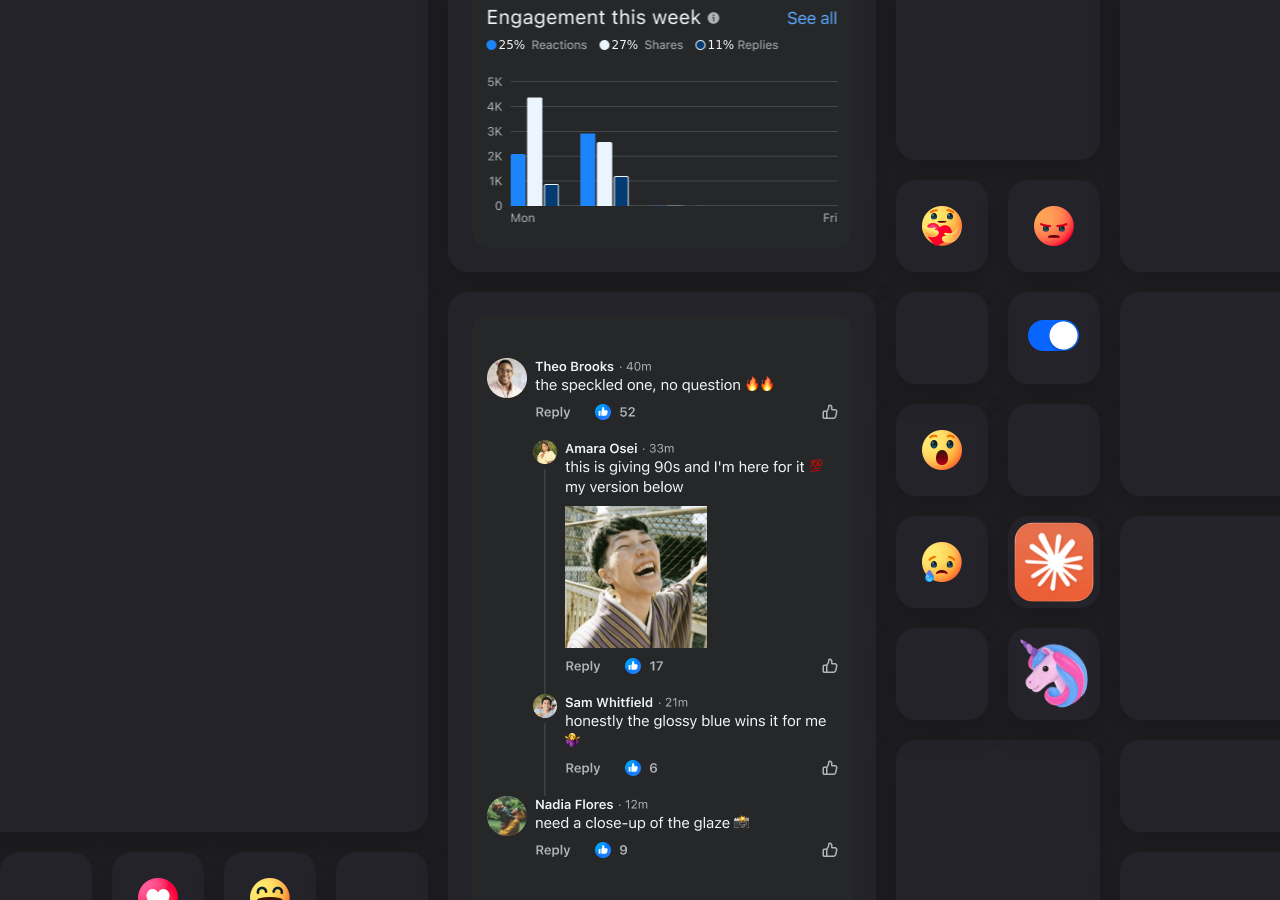
<file: wall/v13.html>
<!DOCTYPE html>
<html lang="en"><head><meta charset="utf-8">
<meta name="viewport" content="width=device-width,initial-scale=1">
<title>Story Wall v13 · Julie Torrisi-Coffey</title>
<style>
/* Story Wall v13 (dark). Rules: Story-Wall_rules.md (v13 edits 11/10).
   v13: every chart is its own tile in its own color (no color cycling), charts spread across the loop, at most two tiles animate at once, slower builds,
   Figma cursors from the Comments-Wall file at 1.5×, the seven Slide Reactions as small static tiles, the hanging card has no visible nail.
   9 rows · 92 px units · 20 px gaps (9b, 27). Components stay at their original size (20, 7): tiles grow, components never scale.
   The component sits on its card with the same 24 px on all four sides; clips set their own equal pad. One component set per screen (4a).
   Entry (10): shell → glow once → glimmer where Blueprint has one (21, 28) → build in pieces → hold or one slow loop. */
:root{
  --wall:#1F1E21;--tile:#24232A;--card:#252728;
  --blue:#3C88FF;--lilac:#A873FF;--mist:#B0B0C2;           /* Cadence kit (deck) */
  --ck-glow-warm:#FFB224;                                   /* rule 22: amber, rarely used. SYSTEM GAP: not in the kit yet */
  --out-bold:cubic-bezier(.2,.8,.2,1);--in-practical:cubic-bezier(.4,0,1,1);--inout-bold:cubic-bezier(.6,0,.2,1);
  --spring:cubic-bezier(.34,1.56,.64,1);
  --bp-enter:cubic-bezier(.14,1,.34,1);--bp-exit:cubic-bezier(.45,.1,.2,1)}  /* Motion.swift */
@property --ga{syntax:'<angle>';inherits:false;initial-value:0deg}
html,body{margin:0;height:100%;background:var(--wall);overflow:hidden}
#stage{position:fixed;inset:0}
#track{position:absolute;left:0;top:0;will-change:transform}
.col{position:absolute;left:0;top:0}
.t{position:absolute;border-radius:20px;background:var(--tile);box-shadow:0 10px 30px rgba(0,0,0,.22)}
/* glow: blue → lilac → mist with a rare amber stop (22); one light source, gaps on some sides; in 150 · hold 450 · out 650, drifts 40°, never loops */
.t::after{content:"";position:absolute;inset:0;border-radius:inherit;padding:1.5px;pointer-events:none;opacity:0;
  background:conic-gradient(from var(--ga),transparent 0deg 18deg,var(--blue) 48deg,var(--lilac) 92deg,var(--mist) 128deg,transparent 170deg 232deg,var(--blue) 262deg,var(--lilac) 300deg,transparent 334deg);
  -webkit-mask:linear-gradient(#000 0 0) content-box,linear-gradient(#000 0 0);-webkit-mask-composite:xor;mask-composite:exclude}
.t.warm::after{background:conic-gradient(from var(--ga),transparent 0deg 18deg,var(--blue) 48deg,var(--lilac) 92deg,var(--ck-glow-warm) 132deg,transparent 172deg 232deg,var(--blue) 262deg,var(--mist) 300deg,transparent 334deg)}
.t.glow::after{animation:glow 1250ms linear forwards}
@keyframes glow{0%{opacity:0;--ga:0deg;animation-timing-function:var(--out-bold)}12%{opacity:1}48%{opacity:1;animation-timing-function:var(--in-practical)}100%{opacity:0;--ga:40deg}}
.in{position:absolute;display:grid;place-items:center;border-radius:14px;opacity:0;clip-path:inset(0 0 100% 0 round 14px);
  transition:opacity .4s var(--out-bold),clip-path .7s var(--out-bold)}
.in.card{background:var(--card);box-shadow:0 8px 22px rgba(0,0,0,.35)}
.t.built .in{opacity:1;clip-path:inset(0 0 0 0 round 14px)}
.in.bare{clip-path:none;border-radius:0}.t.built .in.bare{clip-path:none}
.c{position:relative;display:block}
.c img,.c video{display:block}
.shadow{border-radius:14px;box-shadow:0 8px 22px rgba(0,0,0,.35);overflow:hidden}
.stack>*{opacity:0;clip-path:inset(0 100% 0 0);transition:opacity .35s var(--out-bold),clip-path .5s var(--out-bold)}
.stack>.on{opacity:1;clip-path:inset(0 0 0 0)}
.swap{position:relative}.swap>*{transition:opacity .35s var(--out-bold)}.swap>.alt{position:absolute;inset:0;opacity:0}
.swap.b>.alt{opacity:1}.swap.b>.base{opacity:0}
.pop{opacity:0;transform:scale(.55);transition:opacity .3s var(--out-bold),transform .45s var(--out-bold)}
.pop.on{opacity:1;transform:none}
.wm{background:#fff;border-radius:14px;display:grid;place-items:center}
.mo{display:grid;grid-template-columns:110px 110px 1fr;grid-template-rows:1fr 1fr;gap:8px;width:376px;height:228px}
.mo>div{border-radius:12px;overflow:hidden;display:grid;place-items:center;position:relative}
.m1{background:#0A0A0A;grid-row:1;grid-column:1}.m2{background:#0866FF;grid-row:1;grid-column:2}
.m3{background:#F0F2F5;grid-row:1/3;grid-column:3}
.m4{grid-column:1/3;grid-row:2;background:#0866FF;background-image:radial-gradient(rgba(255,255,255,.35) 1.4px,transparent 1.6px);background-size:16px 16px}
.mo .p{opacity:0;transform:scale(.6);transition:opacity .3s var(--out-bold),transform .45s var(--out-bold)}.mo .p.on{opacity:1;transform:none}
/* count-ups: covers sit over the exported digits while the live number counts, then lift to show the real pixels */
.cv{position:absolute;background:var(--card);font-variant-numeric:tabular-nums;white-space:nowrap;
  font-family:-apple-system,"SF Pro Text","SF Pro",system-ui,sans-serif}
/* count-up variant "tick" (23): +1 rolls the digits up, old value out the top, new value in from below */
.tick{position:absolute;background:var(--card);overflow:hidden;font:400 15px/17px -apple-system,"SF Pro Text","SF Pro",system-ui,sans-serif;color:rgb(176,179,184);font-variant-numeric:tabular-nums;--tx:0px;--ty:0px}
.tick>i{display:block;font-style:normal;height:17px;padding-left:2px;transform:translate(var(--tx),var(--ty));transition:transform .3s var(--bp-enter)}
.tick.go{--ty:-17px}.tick.mv{--tx:16px}
.wave{position:absolute;left:109px;top:36px;width:226px;height:23px;background:#0C5CFF;opacity:0;transition:opacity .15s}
.wave.on{opacity:1}.wave>img{position:absolute;left:0;top:0;opacity:0;transition:opacity .09s linear}.wave>img.on{opacity:1}
.rpop{position:absolute;pointer-events:none;width:44px;height:44px;opacity:0}
.rpop.go{animation:rpop 1.1s var(--spring) forwards}
@keyframes rpop{0%{opacity:0;transform:translate(-50%,0) scale(.3)}25%{opacity:1;transform:translate(-50%,-26px) scale(1.15)}70%{opacity:1;transform:translate(-50%,-34px) scale(1)}100%{opacity:0;transform:translate(-50%,-44px) scale(.9)}}
/* cursors: one at a time, slow enough to read (16) */
.cur{position:fixed;left:0;top:0;z-index:50;pointer-events:none;will-change:transform}
/* Comments-Wall Figma cursor (Cursor · Name, 15:4787 …) at 1.5×: arrow 26 → 39 (svg 29.9 → 44.8), label pill 38 → 57, 12 → 18 radius, Inter Semi Bold 20 → 30 */
.cur img{position:absolute;left:0;top:0;width:44.8px;height:44.7px;display:block;filter:drop-shadow(0 3px 6px rgba(0,0,0,.35));transition:transform .14s;transform-origin:8px 7px}
.cur.press img{transform:scale(.82)}
.cur b{position:absolute;left:37.5px;top:37.5px;height:57px;box-sizing:border-box;padding:10.5px 15px;border-radius:18px;font:600 30px/36px Inter,-apple-system,"SF Pro",system-ui,sans-serif;color:#fff;white-space:nowrap}
.cur i{position:absolute;left:-12px;top:-13px;width:40px;height:40px;border-radius:50%;border:3px solid var(--cc);opacity:0}
.cur i.go{animation:ring .5s var(--out-bold)}@keyframes ring{0%{opacity:.9;transform:scale(.3)}100%{opacity:0;transform:scale(1.8)}}
/* Blueprint glimmer: pulses until the real component resolves */
.gl{animation:glp 1.1s cubic-bezier(.45,0,.55,1) infinite alternate}@keyframes glp{from{opacity:1}to{opacity:.5}}
.gsw>.base{display:grid;align-items:center;height:100%}
/* chart tiles: one tile per chart component, its color styles take turns in place (4a) */
.cst{position:absolute;left:50%;top:50%;transform:translate(-50%,-50%);opacity:0;transition:opacity .15s var(--bp-exit)}
.cst.on{opacity:1;transition:opacity .28s var(--bp-enter) .15s}
.ov{position:absolute;inset:0}
.sw8{position:absolute}
.glh{position:absolute;left:0;top:0;transition:opacity .28s var(--bp-enter)}
.glh.off{opacity:0!important;animation:none}
/* Blueprint pressed state (Pressed State page): "Non Media Pressed on Dark" white 30% overlay, FDSButton scale .97, 100 ms in (15) */
.bpress{position:absolute;border-radius:8px;transition:transform .1s var(--bp-enter)}
.bpress::after{content:"";position:absolute;inset:0;border-radius:inherit;background:rgba(255,255,255,.3);opacity:0;transition:opacity .1s var(--bp-enter)}
.bpress.down{transform:scale(.97)}.bpress.down::after{opacity:1}
.bpress.light::after{background:rgba(70,72,75,.15)}      /* "Non Media Pressed" #46484B 15% on light surfaces (mic) */
.bpress.ghost{background:none}
.pressable{transition:transform .1s var(--bp-enter)}.pressable.down{transform:scale(.97)}
/* reaction picker: Julie's prototype spec (FDSReactionBar.swift) in dark mode */
.rx{position:relative;width:334px;height:200px}
.ufiw{position:absolute;left:0;bottom:0;width:186px;height:44px}
.ufiw img{position:absolute;left:0;top:0;transition:opacity .28s var(--bp-enter)}
.ufiw .haha{opacity:0}.rx.sel .ufiw .haha{opacity:1}.rx.sel .ufiw .def{opacity:0}
.uprs{position:absolute;left:2.5px;top:4px;width:76px;height:36px;border-radius:8px;background:rgba(255,255,255,.3);opacity:0;transition:opacity .1s var(--bp-enter)}
.rx.pr .uprs{opacity:1}
.dock{position:absolute;left:2.5px;bottom:48px;display:flex;align-items:flex-end;gap:6px;padding:6px;height:40px;background:#333334;box-shadow:inset 0 0 0 1px rgba(255,255,255,.05),0 2px 8px rgba(0,0,0,.1);border-radius:999px;
  transform-origin:24px 100%;opacity:0;transform:scale(.8);transition:opacity .2s var(--bp-enter),transform .2s var(--bp-enter),height .28s var(--bp-enter)}
.rx.open .dock{opacity:1;transform:none}
.rx.closing .dock{transition:opacity .15s var(--bp-exit),transform .15s var(--bp-exit)}
.rx.hi .dock{height:34px}
.ri{position:relative;width:40px;height:40px;flex:none;transition:width .28s var(--bp-enter),height .28s var(--bp-enter)}
.ri img{position:absolute;left:50%;bottom:0;width:100%;height:auto;transform:translateX(-50%);transition:width .28s var(--bp-enter),bottom .28s var(--bp-enter)}
.ri b{position:absolute;left:50%;bottom:126px;transform:translateX(-50%) scale(.6);opacity:0;white-space:nowrap;padding:6px 8px;border-radius:999px;background:rgba(0,0,0,.8);color:#fff;font:600 13px/1 -apple-system,"SF Pro Text","SF Pro",system-ui,sans-serif;transition:opacity .28s var(--bp-enter),transform .28s var(--bp-enter)}
.rx.hi .ri{width:34px;height:34px}
.rx.hi .ri.h{width:80px;height:34px}
.ri.h img{width:80px!important;bottom:40px}
.ri.h b{opacity:1;transform:translateX(-50%) scale(1)}
/* star rating (12): each star fills in, grows slightly, settles back to its original size */
.star{position:relative;width:175px;height:55px}
.star .sx{position:absolute;width:16px;height:16px;opacity:0;transform:scale(.4)}
.star .sx.on{animation:sfill .52s var(--bp-enter) forwards}
@keyframes sfill{0%{opacity:0;transform:scale(.4)}55%{opacity:1;transform:scale(1.18)}100%{opacity:1;transform:scale(1)}}
.star .sfull{position:absolute;left:0;top:0;opacity:0;transition:opacity .2s var(--bp-enter)}.star.done .sfull{opacity:1}
/* bling string (30): one of the seven reactions joins the cluster with a pop, the count ticks up */
.bl{position:relative;width:375px;height:36px}
.bl>img{position:absolute;left:0;top:0;transition:opacity .15s var(--bp-exit)}
.bl .bf{opacity:0}.bl.fin .bf{opacity:1}
.bpop{position:absolute;left:44px;top:10px;width:16px;height:16px;opacity:0;transform:scale(.3)}
.bpop.go{animation:bpop .6s var(--spring) forwards}
@keyframes bpop{0%{opacity:0;transform:scale(.3)}60%{opacity:1;transform:scale(1.25)}100%{opacity:1;transform:scale(1)}}
/* hanging card (3): the post swings as if from a nail just above it; the nail is never shown (11/10) */
.hang{position:relative;width:295px;height:477px;transform-origin:50% -36px}
.hang img{position:absolute;left:0;top:0;border-radius:12px;box-shadow:0 12px 28px rgba(0,0,0,.45)}
.hang.go{animation:swing 1.6s linear forwards}
@keyframes swing{0%{transform:rotate(0)}14%{transform:rotate(3deg)}36%{transform:rotate(-2.1deg)}56%{transform:rotate(1.2deg)}74%{transform:rotate(-.5deg)}88%{transform:rotate(.18deg)}100%{transform:rotate(0)}}
.dark-ph video{filter:invert(1) hue-rotate(180deg)}       /* 18: dark-mode placeholder until Julie's new keyboard recording */
@media (prefers-reduced-motion:reduce){.t.glow::after{animation:none}.hang.go{animation:none}}
</style></head><body><div id="stage"><div id="track"></div></div>
<script>
const SPEED_H=0.06,U=92,G=20,ROWS=9,PAD=24;
const V='v9/',V11='v11/',V12='v12/',BP='bp/',FB='../img/fb/';
const px=n=>n*U+(n-1)*G;                       /* units → px: 1=92 2=204 3=316 4=428 5=540 6=652 7=764 8=876 9=988 */
const img=(s,w,h,cls='',st='')=>`<img class="${cls}" src="${s}" width="${w}" height="${h}" style="${st}" alt="">`;
/* clips: the box crops the video at its native pixels so the tile keeps equal padding; nothing scales */
const vid=(s,w,h,extra='',attr='')=>`<div style="position:relative;width:${w}px;height:${h}px;overflow:hidden;border-radius:14px" class="vbox" ${attr}><video src="${s}" style="position:absolute;left:50%;top:50%;transform:translate(-50%,-50%);object-fit:none" muted playsinline loop preload="auto"></video>${extra}</div>`;

/* Chart styles from the Blueprint Data page, dark mode, recolored with Blueprint data-viz colors (8–11). */
const NL=(s,x,y,w,h,fs,c,al='left',fw=400)=>({s,x,y,w,h,fs,c,al,fw});
const HI='242,244,247',LO='176,179,184';
const GROUPS=[[36,85],[105,155],[175,225],[245,295],[315,364]];
const DONUT_N=[
 [['61%',105.5,103,30,11,'R'],['4,218',103.5,122,32,8,'R'],['39%',239.5,103,33,11],['2,697',239.5,122,33,8]],
 [['58%',102.5,111,33,11,'R'],['42%',239.5,111,33,11]],
 [['67%',139.5,177,32,11,'R'],['8,312',140.5,196,31,8,'R'],['33%',203.5,177,33,11],['4,094',203.5,196,34,8]],
 [['54%',138.5,177,33,11,'R'],['46%',203.5,177,33,11]],
 [['52%',77,177,32,11],['3,604',77,196,34,8],['31%',154,177,30,11],['2,149',154,196,32,8],['17%',243,177,29,11],['1,178',243,196,29,8]],
 [['48%',86.5,177,33,11],['37%',163.5,177,32,11],['15%',240.5,177,30,11]]];
const DH=[189,189,245,229,245,229];
const PBC_V=[['1,284','742','391','126','48'],['2,316','1,408','655','212'],['918','436','87'],['4,120','2,765'],['1,873'],['151','49','22','9','5'],['212','88','31','12'],['97','40','13'],['64','19'],['38']];
const PBC_H=[127,104,81,58,35,127,104,81,58,35];
const CH={
 bars:[
  ...[[248,216,[['40%',26,27],['43%',139,27],['17%',235,24]]],[204,172,[['40%',26,27],['44%',125,27],['16%',224,25]]],[228,196,[['44%',26,27],['36%',111,27],['20%',210,26]]]].map(([h,base,leg],i)=>(
   {img:V12+'bar-'+i+'.png',e:V12+'bar-'+i+'-e.png',w:375,h,hdr:1,rv:GROUPS.map(([a,b])=>({t:'up',x0:a,x1:b,y0:88,y1:base})),n:leg.map(([s,x,w])=>NL(s,x,51,w,8,12,HI))})),
  {img:V12+'bar-3.png',e:V12+'bar-3-e.png',w:375,h:210,hdr:1,rv:[107,149,191].map(y=>({t:'lr',x0:12,x1:276,y0:y,y1:y+11})),
   n:[NL('48%',26,51,27,8,12,HI),NL('33%',129,51,27,8,12,HI),NL('19%',235,51,25,8,12,HI),NL('12,480',291,107,48,11,15,HI,'right'),NL('10,215',292,149,45,11,15,HI,'right'),NL('8,532',291,191,40,11,15,HI,'right')]}],
 pbc:PBC_V.map((vals,i)=>({img:V12+'pbc-'+i+'.png',e:V12+'pbc-'+i+'-e.png',w:375,h:PBC_H[i],rv:vals.map((v,r)=>({t:'lr',x0:77,x1:310,y0:13+23*r,y1:22+23*r})),
   n:vals.map((v,r)=>NL(v,318,12+23*r,44,12,15,LO,'right'))})),
 line:[[36,327],[43,320],[36,327],[43,320],[43,320],[44,319]].map(([x,w],i)=>({img:V12+'line-'+i+'.png',e:V12+'line-'+i+'-e.png',w:375,h:192,hdr:1,rv:[{t:'lr',x0:x-4,x1:x+w+4,y0:56,y1:152}],n:[]})),
 donutc:DONUT_N.map((ns,i)=>({img:V12+'donut-'+i+'.png',e:V12+'donut-'+i+'-e.png',w:375,h:DH[i],hdr:1,rv:[{t:'sweep',x0:147,y0:85,x1:228,y1:166}],
   n:ns.map(([s,x,y,w,h,al])=>NL(s,x,y,w,h,h>9?15:12,h>9?HI:LO,al?'right':'left'))})),
};
/* v13: one chart per tile, one color per tile; neighbouring charts never share a color (11/10) */
const ONE={barsA:['bars',0],lineA:['line',1],pbcA:['pbc',0],donutA:['donutc',3],barsB:['bars',2],lineB:['line',4],pbcB:['pbc',6],donutB:['donutc',5]};
for(const [k,[f,i]] of Object.entries(ONE))CH[k]=[CH[f][i]];
const chartHTML=k=>{const S=CH[k],W=Math.max(...S.map(s=>s.w)),H=Math.max(...S.map(s=>s.h));
 return `<div class="chart" data-ch="${k}" style="position:relative;width:${W}px;height:${H}px">${S.map((s,i)=>`<div class="cst" data-i="${i}" style="width:${s.w}px;height:${s.h}px">${img(s.e,s.w,s.h)}
  ${s.rv.map((r,j)=>r.t==='sweep'?`<div class="ov sw8" data-j="${j}" style="left:${r.x0}px;top:${r.y0}px;width:${r.x1-r.x0}px;height:${r.y1-r.y0}px;background:url(${s.img}) -${r.x0}px -${r.y0}px no-repeat"></div>`:`<div class="ov" data-j="${j}" style="background:url(${s.img}) no-repeat"></div>`).join('')}
  ${s.n.map(n=>`<div class="cv" data-count="${n.s}" style="left:${n.x-2}px;top:${n.y-3}px;width:${n.w+4}px;height:${n.h+6}px;text-align:${n.al};font:${n.fw} ${n.fs}px/${n.h+6}px -apple-system,'SF Pro Text',system-ui,sans-serif;color:rgb(${n.c})">${n.s}</div>`).join('')}
  ${s.hdr?img(V12+'uh-g.png',375,40,'glh gl'):''}</div>`).join('')}</div>`};
const RX=['like','love','support','haha','wow','sad','angry'],RXT=['Like','Love','Care','Haha','Wow','Sad','Angry'];
/* glimmer → component (21, 28): Blueprint's own glimmer pulses, then the real component resolves in place */
const gsw=(g,gw,gh,r,rw,rh,align='center')=>`<div class="swap gsw" style="width:${rw}px;height:${rh}px"><div class="base" style="justify-items:${align}">${img(g,gw,gh,'gl')}</div><div class="alt">${img(r,rw,rh)}</div></div>`;

/* Content. key: {h, u:[w,h] units, set: Blueprint component set (4a), b: build, pad, bg: card|white|none, fam: never on screen with the same fam (6)} */
const C={
 thread:{u:[4,6],set:'Comment',b:'stack',bg:'card',h:`<div class="stack" style="position:relative;width:375px">${[1,2,3,4].map(i=>img(V12+'r'+i+'.png',375,[82,254,102,82][i-1])).join('')}
   <svg class="tl" width="60" height="110" style="position:absolute;left:0;top:0;pointer-events:none;opacity:0;transition:opacity .35s var(--out-bold)"><path d="M31.25 44 V83 Q31.25 94 42.25 94 H56" fill="none" stroke="#3E4042" stroke-width="1.5"/></svg>
   <div class="bpress ghost" data-press="like" style="left:114px;top:42px;width:28px;height:24px"></div></div>`},
 barsA:{u:[4,3],set:'Bar chart · blue',b:'chart',bg:'card',h:chartHTML('barsA'),fam:'bar'},
 barsB:{u:[4,3],set:'Bar chart · teal',b:'chart',bg:'card',h:chartHTML('barsB'),fam:'bar'},
 pbcA:{u:[4,2],set:'Progress Bar Chart · blue',b:'chart',bg:'card',h:chartHTML('pbcA'),fam:'pbc'},
 pbcB:{u:[4,2],set:'Progress Bar Chart · star rating',b:'chart',bg:'card',h:chartHTML('pbcB'),fam:'pbc'},
 lineA:{u:[4,3],set:'Line chart · orange',b:'chart',bg:'card',h:chartHTML('lineA'),fam:'line'},
 lineB:{u:[4,3],set:'Line chart · purple',b:'chart',bg:'card',h:chartHTML('lineB'),fam:'line'},
 donutA:{u:[4,3],set:'Donut Chart · green',b:'chart',bg:'card',h:chartHTML('donutA'),fam:'donut'},
 donutB:{u:[4,3],set:'Donut Chart · pink',b:'chart',bg:'card',h:chartHTML('donutB'),fam:'donut'},
 ufi:{u:[4,3],set:'Responsive post footer (UFI) + reaction picker',b:'ufi',bg:'card',h:`<div class="rx"><div class="dock">${RX.map((r,i)=>`<div class="ri" data-r="${i}"><b>${RXT[i]}</b>${img(V11+'rx/'+r+'.png',40,40)}</div>`).join('')}</div>
   <div class="ufiw">${img(V11+'ufi.png',186,44,'def')}${img(V11+'ufi-haha.png',186,44,'haha')}<div class="uprs"></div></div></div>`},
 bling:{u:[4,1],set:'Bling Bar + Inline Reactions',b:'bling',bg:'card',h:`<div class="bl">${img(V12+'bling-0-b.png',375,36,'bb')}${img(V12+'bling-0-f.png',375,36,'bf')}<div class="bpop"></div><div class="tick" style="left:46px;top:9.5px;width:50px;height:17px"><i>214</i><i>215</i></div></div>`},
 pill:{u:[4,1],set:'Tab bar (pill)',bg:'none',pad:16,h:`<div class="swap" data-act="pill" style="border-radius:999px">${img(V+'pill-home.png',376,60,'base')}${img(V+'pill-market.png',376,60,'alt')}<div class="bpress" data-press="tab" style="left:194px;top:8px;width:44px;height:44px;border-radius:50%"></div></div>`},
 chat:{u:[4,2],set:'Chat Bubble',b:'stack',bg:'card',h:`<div class="stack" style="display:flex;flex-direction:column;gap:8px;width:375px">${img(V+'chat-o.png',375,35)}${img(V+'chat-y.png',375,55)}</div>`},
 cmp:{u:[4,2],set:'Composer',b:'type',bg:'card',h:`<div style="position:relative;width:375px;height:56px">${img(V+'cmp.png',375,56)}<div class="typecover" style="position:absolute;background:#3B3D3E;left:22px;top:14px;width:216px;height:28px"></div></div>`},
 ntf:{u:[4,2],set:'Notification Cell',b:'stack',bg:'card',h:`<div class="stack">${img(V+'ntf.png',375,96)}</div>`},
 fp:{u:[4,1],set:'Context Row (+ its glimmer)',b:'gsw',bg:'card',h:gsw(V11+'glim-ctxrow.png',375,36,V+'fp.png',375,36)},
 facepile:{u:[4,1],set:'Facepile (+ Facepile_Glimmer)',b:'gsw',bg:'card',h:gsw(V12+'facepile-g.png',136,40,V12+'facepile.png',375,40,'start')},
 listcell:{u:[4,2],set:'List Cell (+ List cell_Glimmer)',b:'gsw',bg:'card',h:gsw(V12+'listcell-g.png',375,48,V12+'listcell.png',375,76)},
 media:{u:[4,3],set:'Media Tile (+ Media Tile Glimmer)',b:'gsw',bg:'card',h:gsw(V12+'media-g.png',375,248,V12+'media.png',375,248)},
 glim:{u:[4,2],set:'Contextual Message (+ its Glimmer)',b:'glim',bg:'none',pad:19,h:`<div class="swap glim" style="width:383px;height:165px" data-act="ctx"><div class="base" style="display:grid;place-items:center;height:165px">${img(V+'glim-ctx.png',375,102,'shadow gl')}</div><div class="alt">${img(V+'ctx.png',383,165)}<div class="bpress" style="left:28px;top:99px;width:327px;height:36px;background:url(${V}ctx.png) -28px -99px"></div></div></div>`},
 star:{u:[3,2],set:'Star Rating Display',b:'star',bg:'card',h:`<div class="star">${img(V12+'star-0.png',175,55)}${[0,1,2,3,4].map(j=>`<div class="sx" style="left:${20*j}px;top:22px;background:url(${V12}star-5.png) -${20*j}px -22px"></div>`).join('')}
   <div class="cv" data-count="5.0" style="left:102px;top:21px;width:28px;height:18px;font:400 15px/18px -apple-system,'SF Pro Text',system-ui,sans-serif;color:rgb(${HI})">5.0</div>${img(V12+'star-5.png',175,55,'sfull')}</div>`},
 hang:{u:[4,5],set:'Post (Julie prototype) · hanging card',b:'hang',bg:'none',h:`<div class="hang">${img(V12+'hang-post.png',295,477)}</div>`},
 wm:{u:[4,2],set:'brand: wordmark',bg:'white',fam:'fbmark',h:img(BP+'fb-wordmark.png',240,43)},
 mosaic:{u:[4,3],set:'brand: bento in a bento',b:'mosaic',bg:'none',h:`<div class="mo"><div class="m1">${img(FB+'care-still.webp',56,56,'p')}</div><div class="m2">${img(FB+'badge-chat.webp',64,64,'p')}</div><div class="m3">${img(FB+'like-still.webp',96,96,'p')}</div><div class="m4">${img(FB+'rock-on-still.webp',100,100,'p')}</div></div>`},
 voice:{u:[5,2],set:'Messenger composer · talk to text (Julie prototype)',fam:'msgr',b:'voice',bg:'white',h:vid('clips/voice3.mp4',444,72,`<div class="wave">${['quiet','speech','loud'].map(n=>img(BP+'wbar-'+n+'.png',226,23)).join('')}</div><div class="bpress light" data-press="mic" style="left:160px;top:31px;width:36px;height:36px;border-radius:50%"></div>`,'data-hold="1"')},
 keys:{u:[5,8],set:'Messenger composer · keyboard (placeholder, dark)',fam:'msgr',bg:'none',pad:68,cls:'dark-ph',h:vid('clips/keys-ns.mp4',404,740)},
 b1:{u:[4,4],set:'brand clip',bg:'none',pad:26,h:vid('clips/brand-1.mp4',376,376)},
 b2:{u:[5,3],set:'brand clip',bg:'none',pad:44,h:vid('clips/brand-2.mp4',452,228)},
 bheart:{u:[5,3],set:'brand clip',bg:'none',h:vid('clips/burst-heart.mp4',492,268)},
 bwow:{u:[5,4],set:'brand clip',bg:'none',h:vid('clips/burst-wow.mp4',492,380)},
 brain:{u:[5,4],set:'brand clip',bg:'none',h:vid('clips/burst-rainbow.mp4',492,380)},
 bfire:{u:[5,4],set:'brand clip',bg:'none',h:vid('clips/burst-fire.mp4',492,380)},
 blike:{u:[3,3],set:'brand clip',bg:'none',h:vid('clips/burst-like.mp4',268,268)},
 taper:{u:[2,2],set:'brand refresh tile',bg:'none',pad:12,h:vid('clips/br-taper.mp4',180,180)},
 word:{u:[2,2],set:'brand refresh tile',bg:'none',pad:12,fam:'fbmark',h:vid('clips/br-word.mp4',180,180)},
 fac:{u:[2,2],set:'brand refresh tile',bg:'none',pad:12,h:vid('clips/br-fac.mp4',180,180)},
 sw:{u:[1,1],set:'.Switch',bg:'none',pad:17,h:`<div class="swap" style="width:58px;height:44px;display:grid;place-items:center" data-act="switch"><div class="base pressable">${img(V+'switch-on.png',53,36)}</div><div class="alt pressable" style="display:grid;place-items:center">${img(V+'switch-off.png',58,44)}</div><div class="bpress" data-press="switch" style="left:2px;top:4px;width:53px;height:36px;border-radius:999px"></div></div>`},
 ring:{u:[1,1],set:'Progress Ring',bg:'none',pad:30,h:img(V+'ring.png',32,32)},
};
/* one small tile per app (rule 5); icons are @2x exports shown at 80. Second set of four: TestFlight, Simulator, Terminal, Slack (1) */
for(const a of ['claude','figma','cursor','xcode','testflight','simulator','terminal','slack'])C['app-'+a]={u:[1,1],set:'app',b:'pop',bg:'none',pad:6,h:img(BP+'app-'+a+'.png',80,80,'pop','border-radius:18px')};
/* Slide Reactions (Comments-Wall 15:4762): the seven 40 px reactions, each its own small static tile (11/10) */
for(const r of ['like','love','haha','care','wow','sad','angry'])C['sr-'+r]={u:[1,1],set:'slide reaction',b:'pop',bg:'none',pad:26,h:img('v13/slide/'+r+'.png',40,40,'pop')};
const ST={hex:['glyph-hexstar',64],sta:['star-still',72],uni:['unicorn-still',80],croc:['croc-still',80],fire:['fire',72],wow:['wow',72],love:['love',72],check:['badge-check',64],map:['map',72],market:['glyph-market',64],aheart:['ava-heart',80],abuns:['ava-buns',80]};
for(const [k,[f,s]] of Object.entries(ST))C[k]={u:[1,1],set:'sticker',b:'pop',bg:'none',pad:(92-s)/2,h:img(FB+f+'.webp',s,s,'pop')};

/* Loop: 46 units of 9 rows. [key, x, y] in units. Every uncovered cell becomes an empty tile (9c).
   keys ↔ voice and word ↔ wordmark sit at least one screen apart both ways round the loop (6). */
const COLS=[
 {w:5,it:[['keys',0,0]]},
 {w:4,it:[['barsA',0,0],['thread',0,3]]},
 {w:2,it:[['word',0,0],['taper',0,7]]},
 {w:4,it:[['lineA',0,0],['ntf',0,3],['chat',0,5],['bling',0,7],['facepile',0,8]]},
 {w:4,it:[['pbcA',0,0],['glim',0,2],['ufi',0,4],['pill',0,7],['fp',0,8]]},
 {w:4,it:[['b1',0,0],['donutA',0,4],['listcell',0,7]]},
 {w:5,it:[['voice',0,0],['media',0,2],['app-testflight',0,5],['app-simulator',1,5],['app-terminal',2,5],['app-slack',3,5],['bheart',0,6]]},
 {w:4,it:[['barsB',0,0],['hang',0,3]]},
 {w:4,it:[['wm',0,0],['star',0,2],['mosaic',0,4],['cmp',0,7]]},
 {w:5,it:[['bwow',0,0],['lineB',0,4],['pbcB',0,7]]},
 {w:5,it:[['donutB',0,0],['fac',0,3],['brain',0,5]]},
];
/* the small tiles (apps, stickers, switch, ring) are spread evenly over the free cells so empty tiles never bunch into a strip */
const SMALL=['sr-like','sr-love','sr-haha','sr-care','sr-wow','sr-sad','sr-angry','sw','app-claude','uni','fire','app-cursor','hex','love','croc','app-figma','wow','aheart','ring','abuns','app-xcode','sta','market','check','map'];
(()=>{const free=[];COLS.forEach((col,ci)=>{const occ=[...Array(ROWS)].map(()=>Array(col.w).fill(0));
  for(const [k,ux,uy] of col.it){const [uw,uh]=C[k].u;for(let r=uy;r<uy+uh;r++)for(let q=ux;q<ux+uw;q++)if(r<ROWS&&q<col.w)occ[r][q]=1}
  for(let q=0;q<col.w;q++)for(let r=0;r<ROWS;r++)if(!occ[r][q])free.push([ci,q,r])});
 const M=SMALL.length,N=free.length;SMALL.forEach((k,i)=>{const [ci,q,r]=free[Math.floor((i+.5)*N/M)];COLS[ci].it.push([k,q,r])})})();

const track=document.getElementById('track');
const VW=()=>innerWidth,VH=()=>innerHeight;
const TOP=()=>Math.round((VH()-px(ROWS))/2);
let cols=[],loopW=0;
function makeTile(k,uw,uh){const el=document.createElement('div');el.className='t';const W=px(uw),H=px(uh);el.style.width=W+'px';el.style.height=H+'px';
 const t={k,el,w:W,h:H,state:0,gen:0};if(k){el.dataset.k=k;el.dataset.gen='0'}
 if(k){const c=C[k],p=c.pad??PAD;const inn=document.createElement('div');inn.className='in'+(c.bg==='card'?' card':'')+(c.bg==='none'?' bare':'')+(c.cls?' '+c.cls:'');
  if(c.bg==='white'){inn.classList.add('wm')}
  Object.assign(inn.style,{left:p+'px',top:p+'px',width:(W-2*p)+'px',height:(H-2*p)+'px'});
  inn.innerHTML=`<div class="c">${c.h}</div>`;el.appendChild(inn);}
 return t}
function buildLoop(){let x=0;
 for(const col of COLS){const el=document.createElement('div');el.className='col';const tiles=[];const occ=[...Array(ROWS)].map(()=>Array(col.w).fill(0));
  const place=(t,ux,uy)=>{t.el.style.left=ux*(U+G)+'px';t.el.style.top=uy*(U+G)+'px';t.ux=ux;el.appendChild(t.el);tiles.push(t)};
  for(const [k,ux,uy] of col.it){const [uw,uh]=C[k].u;for(let r=uy;r<uy+uh;r++)for(let q=ux;q<ux+uw;q++){if(r>=ROWS||q>=col.w||occ[r][q])console.warn('overlap/out',k);else occ[r][q]=1}place(makeTile(k,uw,uh),ux,uy)}
  for(let r=0;r<ROWS;r++)for(let q=0;q<col.w;q++){if(occ[r][q])continue;occ[r][q]=1;place(makeTile(null,1,1),q,r)}
  const w=px(col.w);track.appendChild(el);cols.push({el,x,w,tiles});x+=w+G}
 loopW=x}

const later=(t,ms,fn)=>{const g=t.gen;setTimeout(()=>{if(t.gen===g)fn()},ms)};
const anim=(t,dur,ease,fn)=>{const g=t.gen,t0=performance.now();return new Promise(res=>{const st=now=>{if(t.gen!==g)return res();const p=Math.min(1,(now-t0)/dur);fn(ease(p));p<1?requestAnimationFrame(st):res()};requestAnimationFrame(st)})};
const quart=p=>1-Math.pow(1-p,4);
function fmt(final,p){const m=final.match(/^(\D*)([\d,]*\.?\d+)(\D*)$/);if(!m)return final;const[,pre,num,suf]=m;
 const dec=(num.split('.')[1]||'').length,target=parseFloat(num.replace(/,/g,''));let v=Math.min(target,target*p);
 let s=v.toFixed(dec);if(num.includes(',')){const[i,d]=s.split('.');s=i.replace(/\B(?=(\d{3})+(?!\d))/g,',')+(d?'.'+d:'')}return pre+s+suf}
const setCount=(el,p)=>{el.textContent=fmt(el.dataset.count,p)};
const lift=els=>els.forEach(e=>e.style.display='none');
const COUNT_MS=1600;  /* SYSTEM GAP fallback: duration.cinematic; count tokens not in the kit yet */
const GLIM_MS=1200;   /* glimmer hold before the component resolves */

let popQ=0,popT=0;
const BUILD={
 stack(t,fast){const st=t.el.querySelector('.stack');[...st.children].filter(c=>c.tagName==='IMG').forEach((c,i)=>later(t,fast?0:i*300,()=>{c.classList.add('on');if(i===1){const l=st.querySelector('.tl');if(l)l.style.opacity=1}}))},
 pop(t,fast){const p=t.el.querySelector('.pop');const now=performance.now();if(now-popT>600)popQ=0;popT=now;const d=0;later(t,d,()=>p.classList.add('on'))},
 type(t,fast){const cv=t.el.querySelector('.typecover');if(fast){cv.style.display='none';return}
  cv.style.display='';const n=30;let i=0;const step=()=>{i++;cv.style.clipPath=`inset(0 0 0 ${Math.round(216*i/n)}px)`;if(i<n)later(t,55,step)};later(t,250,step)},
 mosaic(t,fast){const ps=[...t.el.querySelectorAll('.p')];if(fast){ps.forEach(p=>p.classList.add('on'));return}ps.forEach((p,i)=>later(t,i*300,()=>p.classList.add('on')))},
 chart(t,fast){const root=t.el.querySelector('.chart'),S=CH[root.dataset.ch],states=[...root.querySelectorAll('.cst')];let i=0;
  const show=(k,first)=>{states.forEach((e,j)=>e.classList.toggle('on',j===k));const st=states[k],s=S[k],ovs=[...st.querySelectorAll('.ov')],cvs=[...st.querySelectorAll('.cv')],gh=st.querySelector('.glh');
   const setR=(j,p)=>{const r=s.rv[j],o=ovs[j];if(r.t==='lr'){const x=r.x0+(r.x1-r.x0)*p;o.style.clipPath=`inset(${r.y0}px ${s.w-x}px ${s.h-r.y1}px ${r.x0}px)`}
     else if(r.t==='up'){const y=r.y1-(r.y1-r.y0)*p;o.style.clipPath=`inset(${y}px ${s.w-r.x1}px ${s.h-r.y1}px ${r.x0}px)`}
     else{const m=p>=1?'none':`conic-gradient(#000 ${p*360}deg, transparent ${p*360}deg)`;o.style.webkitMaskImage=m;o.style.maskImage=m}};
   cvs.forEach(c=>{c.style.display='';setCount(c,fast?1:0)});
   if(gh)gh.classList.toggle('off',fast||!first);
   if(fast){s.rv.forEach((r,j)=>setR(j,1));lift(cvs);return}
   s.rv.forEach((r,j)=>setR(j,0));
   const d0=first&&gh?GLIM_MS:0;later(t,d0,()=>{if(gh)gh.classList.add('off');
    s.rv.forEach((r,j)=>later(t,j*300,()=>anim(t,COUNT_MS,quart,p=>setR(j,p))));
    const tot=COUNT_MS+(s.rv.length-1)*300;anim(t,tot,quart,p=>cvs.forEach(c=>setCount(c,p))).then(()=>{if(states[k].classList.contains('on'))lift(cvs)})})};
  show(0,true);if(S.length>1){const cyc=()=>{i=(i+1)%S.length;show(i,false);later(t,5200,cyc)};later(t,fast?3000:5200+GLIM_MS,cyc)}},
 ufi(t){},
 gsw(t,fast){const g=t.el.querySelector('.gsw');later(t,fast?0:2200,()=>g.classList.add('b'))},
 glim(t,fast){const g=t.el.querySelector('.glim');later(t,fast?0:2200,()=>g.classList.add('b'))},
 voice(t,fast){const v=t.el.querySelector('video'),w=t.el.querySelector('.wave'),box=t.el.querySelector('.vbox');
  /* waits on the mic (16): a cursor taps it to record; if no cursor comes, it starts by itself */
  const ready=()=>{v.pause();v.currentTime=1.6;box.dataset.wait='1'};if(v.readyState>0)ready();else v.addEventListener('loadedmetadata',ready,{once:true});
  later(t,fast?0:7000,()=>{if(box.dataset.wait==='1'){box.dataset.wait='0';v.play().catch(()=>{})}});
  if(w)wave(t,w)},
 star(t,fast){const s=t.el.querySelector('.star'),sx=[...s.querySelectorAll('.sx')],cv=s.querySelector('.cv');
  if(fast){sx.forEach(e=>{e.style.opacity=1;e.style.transform='none'});s.classList.add('done');lift([cv]);return}
  setCount(cv,0);later(t,350,()=>{sx.forEach((e,j)=>later(t,j*260,()=>e.classList.add('on')));
   anim(t,4*260+520,quart,p=>setCount(cv,p)).then(()=>{s.classList.add('done');later(t,220,()=>lift([cv]))})})},
 bling(t,fast){const b=t.el.querySelector('.bl'),bb=b.querySelector('.bb'),bf=b.querySelector('.bf'),pop=b.querySelector('.bpop'),tk=b.querySelector('.tick');let k=0;
  const run=()=>{bb.src=V12+'bling-'+k+'-b.png';bf.src=V12+'bling-'+k+'-f.png';b.classList.remove('fin');pop.classList.remove('go');tk.classList.remove('go');
   tk.style.display='';tk.classList.remove('mv');pop.style.background=`url(${V12}bling-${k}-f.png) -44px -10px`;
   later(t,700,()=>{pop.classList.add('go');tk.classList.add('mv','go');
    later(t,650,()=>{b.classList.add('fin');later(t,160,()=>{tk.style.display='none'})});
    later(t,3200,()=>{k=(k+1)%7;run()})})};
  run()},
 hang(t,fast){const h=t.el.querySelector('.hang');h.classList.remove('go');if(!fast)later(t,120,()=>h.classList.add('go'))},
};
function wave(t,w){const L=[...w.children].filter(e=>e.tagName==='IMG'),v=t.el.querySelector('video');const seq=[0,0,1,1,2,1,2,2,1,0,1,2,2,1,1,0,1,2,1,0];let j=0;
 const tick=()=>{const tm=v?v.currentTime:0,on=!v.paused&&tm>=2.4&&tm<=6.9;w.classList.toggle('on',on);if(on){const lv=seq[j++%seq.length];L.forEach((m,i)=>m.classList.toggle('on',i===lv))}later(t,150,tick)};tick()}

function reset(t){t.gen++;t.state=0;t.el.classList.remove('glow','built','warm');
 t.el.querySelectorAll('.on').forEach(e=>e.classList.remove('on'));t.el.querySelectorAll('.swap').forEach(e=>e.classList.remove('b'));
 t.el.querySelectorAll('.cv').forEach(e=>{e.style.display='';e.textContent=e.dataset.count});
 const tl=t.el.querySelector('.tl');if(tl)tl.style.opacity=0;
 const cv=t.el.querySelector('.typecover');if(cv){cv.style.display='';cv.style.clipPath=''}
 t.el.querySelectorAll('video').forEach(v=>{v.pause();v.currentTime=0});
 t.el.querySelectorAll('.rx').forEach(r=>{r.className='rx';r.querySelectorAll('.ri').forEach(i=>i.classList.remove('h'))});
 t.el.querySelectorAll('.star').forEach(s=>{s.classList.remove('done');s.querySelectorAll('.sx').forEach(e=>{e.style.opacity='';e.style.transform=''})});
 t.el.querySelectorAll('.glh').forEach(g=>g.classList.remove('off'));
 t.el.dataset.gen=t.gen}
let warmN=0;
/* calm motion (11/10): at most two tiles build at the same time; the rest wait their turn in the order they arrived */
const SLOT={stack:1500,type:2000,mosaic:1200,chart:3200,gsw:2200,glim:2200,voice:600,star:2000,bling:1400,hang:1600,ufi:400};
const MAXQ=2;let active=0;const queue=[];
function pump(){while(active<MAXQ&&queue.length){const t=queue.shift();if(t.state!==1)continue;const c=C[t.k];active++;start(t);setTimeout(()=>{active--;pump()},600+(SLOT[c.b]||800))}}
function start(t){t.state=2;const e=t.el;if(++warmN%9===0)e.classList.add('warm');e.classList.add('glow');later(t,300,()=>go(t,false))}
function go(t,fast){const e=t.el,c=C[t.k];e.classList.add('built');e.querySelectorAll('.vbox:not([data-hold]) video').forEach(v=>{v.currentTime=0;v.play().catch(()=>{})});if(c.b&&BUILD[c.b])BUILD[c.b](t,fast)}
function enter(t,fast){if(fast){t.state=2;go(t,true);return}if(C[t.k].b==='pop'){start(t);return}   /* small static tiles just pop; they never hold a slot */
 t.state=1;queue.push(t);pump()}

/* cursors (16, 29): one on screen at a time, a person may come back, each action once per tile entry.
   The arrow's tip is the hit point: the cursor is placed so the tip lands on the control's centre. */
const TIP=[8,7];   /* tip of the Figma arrow at 1.5× */
const PEOPLE={julie:['Julie Torrisi-Coffey','#1ABCFE'],adam:['Adam','#A259FF'],charlie:['Charlie','#FF7262'],eduardo:['Eduardo','#0ACF83'],jeremy:['Jeremy','#A259FF'],josh:['Josh','#F5B400','#1A1A1A']};
const pressFx=(el,sel,ms=260)=>{const b=el.querySelector(sel)||el.closest('.c').querySelector(sel);if(!b)return;b.classList.add('down');setTimeout(()=>b.classList.remove('down'),ms)};
const tap=(pt,fn,hold=1400)=>[{pt,dur:1800,hold,down:true,act:fn}];
const ACTS=[
 {who:'julie',find:'[data-act="switch"]',steps:el=>tap([29,22],()=>{pressFx(el,'[data-press="switch"]');el.querySelectorAll('.pressable').forEach(p=>{p.classList.add('down');setTimeout(()=>p.classList.remove('down'),200)});setTimeout(()=>el.classList.toggle('b'),120)})},
 {who:'adam',find:'.t[data-k="voice"] .vbox[data-wait="1"]',steps:el=>tap([178,49],()=>{pressFx(el,'[data-press="mic"]',300);const v=el.querySelector('video');el.dataset.wait='0';setTimeout(()=>v.play().catch(()=>{}),160)})},
 {who:'eduardo',find:'.rx',steps:el=>{const hl=i=>{el.classList.add('hi');el.querySelectorAll('.ri').forEach((r,j)=>r.classList.toggle('h',j===i))};
   const cx=i=>2.5+1+6+20+46*i,cy=200-44-4-26;
   return [{pt:[40,178],dur:1800,hold:0,down:true,act:()=>{el.classList.add('pr');setTimeout(()=>el.classList.add('open'),350)}},
     {pt:[40,178],dur:500,hold:0},
     {pt:[cx(0),cy],dur:420,hold:300,act:()=>hl(0)},{pt:[cx(1),cy],dur:360,hold:300,act:()=>hl(1)},{pt:[cx(2),cy],dur:360,hold:300,act:()=>hl(2)},
     {pt:[cx(3),cy],dur:360,hold:900,act:()=>hl(3)},
     {pt:[cx(3),cy],dur:10,hold:700,up:true,act:()=>{el.classList.add('closing','sel');el.classList.remove('open','pr','hi');setTimeout(()=>{el.classList.remove('closing');el.querySelectorAll('.ri').forEach(r=>r.classList.remove('h'))},160)}}]}},
 {who:'jeremy',find:'.glim.b .alt',steps:el=>tap([191,117],()=>pressFx(el,'.bpress',240))},
 {who:'charlie',find:'[data-act="pill"]',steps:el=>tap([216,30],()=>{pressFx(el,'[data-press="tab"]');setTimeout(()=>el.classList.toggle('b'),120)})},
 {who:'josh',find:'.t[data-k="thread"] .stack',steps:el=>tap([128,54],()=>{pressFx(el,'[data-press="like"]');const p=document.createElement('img');p.src=FB+'love.webp';p.className='rpop';p.style.left='128px';p.style.top='32px';el.appendChild(p);requestAnimationFrame(()=>p.classList.add('go'));setTimeout(()=>p.remove(),1300)})},
];
const svg=c=>`<svg viewBox="0 0 24 24"><path d="M3 2l17 9.2-7.4 1.9L9.6 20z" fill="${c}" stroke="#fff" stroke-width="1.6" stroke-linejoin="round"/></svg>`;
let actIdx=0,busy=false;
function nextCursor(){if(busy)return;
 for(let n=0;n<ACTS.length;n++){const a=ACTS[(actIdx+n)%ACTS.length];const [name,color,ink]=PEOPLE[a.who];const key='done'+a.who+((actIdx+n)%ACTS.length);
  const el=[...document.querySelectorAll(a.find)].find(e=>{const t=e.closest('.t');if(!t||!t.classList.contains('built'))return false;if(t.dataset[key]===t.dataset.gen)return false;const r=e.getBoundingClientRect();return r.left>140&&r.right<VW()-460&&r.top>60&&r.bottom<VH()-110});
  if(!el)continue;
  actIdx=(actIdx+n+1)%ACTS.length;const tile=el.closest('.t');tile.dataset[key]=tile.dataset.gen;busy=true;run(el,a.steps(el),name,color,a.who,ink);return}}
function run(el,steps,name,color,who,ink='#fff'){
 const c=document.createElement('div');c.className='cur';c.style.setProperty('--cc',color);c.innerHTML=`<img src="v13/cur/${who}.svg" alt=""><i></i><b style="background:${color};color:${ink}">${name}</b>`;document.body.appendChild(c);
 const at=pt=>{const r=el.getBoundingClientRect();return [r.left+pt[0]-TIP[0],r.top+pt[1]-TIP[1]]};
 const [fx,fy]=at(steps[0].pt);const dl=fx,dr=VW()-fx,dt=fy,db=VH()-fy,m=Math.min(dl,dr,dt,db);
 const edge=m===dl?[-520,fy]:m===dr?[VW()+60,fy]:m===dt?[fx,-140]:[fx,VH()+60];
 const ease=t=>1-Math.pow(1-t,3),easeIn=t=>t*t*t,inout=t=>t<.5?4*t*t*t:1-Math.pow(-2*t+2,3)/2;
 let si=0,t0=performance.now(),from=null,phase='move';const OUT=1400;
 function frame(now){
  if(si<steps.length){const s=steps[si];const to=at(s.pt);const f=from?at(from):edge;const e=now-t0;
   if(phase==='move'){const k=Math.min(1,e/s.dur),q=si===0?ease(k):inout(k);c.style.transform=`translate(${f[0]+(to[0]-f[0])*q}px,${f[1]+(to[1]-f[1])*q}px)`;
    if(k>=1){phase='hold';t0=now;if(s.down){c.classList.add('press');c.querySelector('i').classList.add('go')}if(s.up)c.classList.remove('press');else if(s.down&&steps.length===1)setTimeout(()=>c.classList.remove('press'),180);if(s.act)s.act()}}
   else{c.style.transform=`translate(${to[0]}px,${to[1]}px)`;if(e>=s.hold){from=s.pt;si++;t0=now;phase='move'}}
   requestAnimationFrame(frame);return}
  const e=now-t0,p=at(from),k=easeIn(Math.min(1,e/OUT));c.style.transform=`translate(${p[0]+(edge[0]-p[0])*k}px,${p[1]+(edge[1]-p[1])*k}px)`;
  if(k<1)requestAnimationFrame(frame);else{c.remove();setTimeout(()=>{busy=false},700)}}
 requestAnimationFrame(frame)}
setInterval(nextCursor,400);

/* motion: one sheet, right to left, 0.06 screen heights a second, whole device pixels */
let x=+(new URLSearchParams(location.search).get('x')||0),last=performance.now();   /* ?x= start offset for review captures */
buildLoop();
function place(){const top=TOP();for(const c of cols)c.el.style.transform=`translate(${c.x}px,${top}px)`}
place();
for(const c of cols)for(const t of c.tiles)if(t.k){const tx=c.x-x+parseFloat(t.el.style.left);if(tx>=0&&tx+t.w<=VW())enter(t,C[t.k].b!=='chart')}
function frame(now){const dt=Math.min(.25,(now-last)/1000);last=now;x+=SPEED_H*VH()*dt;
 const d=devicePixelRatio||1;track.style.transform=`translate3d(${-Math.round(x*d)/d}px,0,0)`;
 for(const c of cols){
  if(c.x+c.w-x<-40){c.x+=loopW;c.el.style.transform=`translate(${c.x}px,${TOP()}px)`;c.tiles.forEach(reset)}
  const sx=c.x-x;
  for(const t of c.tiles){if(!t.k||t.state)continue;const tx=sx+parseFloat(t.el.style.left);
   if(tx>=0&&tx+t.w<=VW())enter(t,false)}}
 requestAnimationFrame(frame)}
requestAnimationFrame(frame);
addEventListener('resize',place);

/* checks: 4a (each Blueprint set once in the loop), 7/20 (no component wider or taller than its tile), 6 (families a screen apart both ways) */
(()=>{const seen={},pos={},fit=[];for(const c of cols)for(const t of c.tiles)if(t.k){const s=C[t.k].set;if(!/sticker|app|brand clip|brand refresh|slide reaction/.test(s))seen[s]=(seen[s]||0)+1;
  const inn=t.el.querySelector('.in'),cc=inn.firstElementChild.firstElementChild;if(cc){const W=cc.offsetWidth,H=cc.offsetHeight;if(W>inn.offsetWidth+1||H>inn.offsetHeight+1)fit.push([t.k,W,H,inn.offsetWidth,inn.offsetHeight])}
  const f=C[t.k].fam;if(f)(pos[f]=pos[f]||[]).push([t.k,c.x+parseFloat(t.el.style.left),t.w])}
 const dup=Object.entries(seen).filter(([,n])=>n>1);window.__components=seen;window.__fit=fit;if(dup.length)console.warn('REPEATED COMPONENT',dup);if(fit.length)console.warn('DOES NOT FIT',fit);
 const fam=[];for(const [f,L] of Object.entries(pos))for(let i=0;i<L.length;i++)for(let j=i+1;j<L.length;j++){const[a,ax,aw]=L[i],[b,bx,bw]=L[j];
  const lo=ax<bx?[ax,aw]:[bx,bw],hi=ax<bx?[bx,bw]:[ax,aw];const g1=hi[0]-(lo[0]+lo[1]),g2=loopW-(hi[0]+hi[1])+lo[0];fam.push([f,a,b,g1,g2,Math.min(g1,g2)>=VW()])}
 window.__families=fam;window.__loopW=loopW;fam.filter(r=>!r[5]).forEach(r=>console.warn('same family can share the screen',r))})();
</script></body></html>
</file>
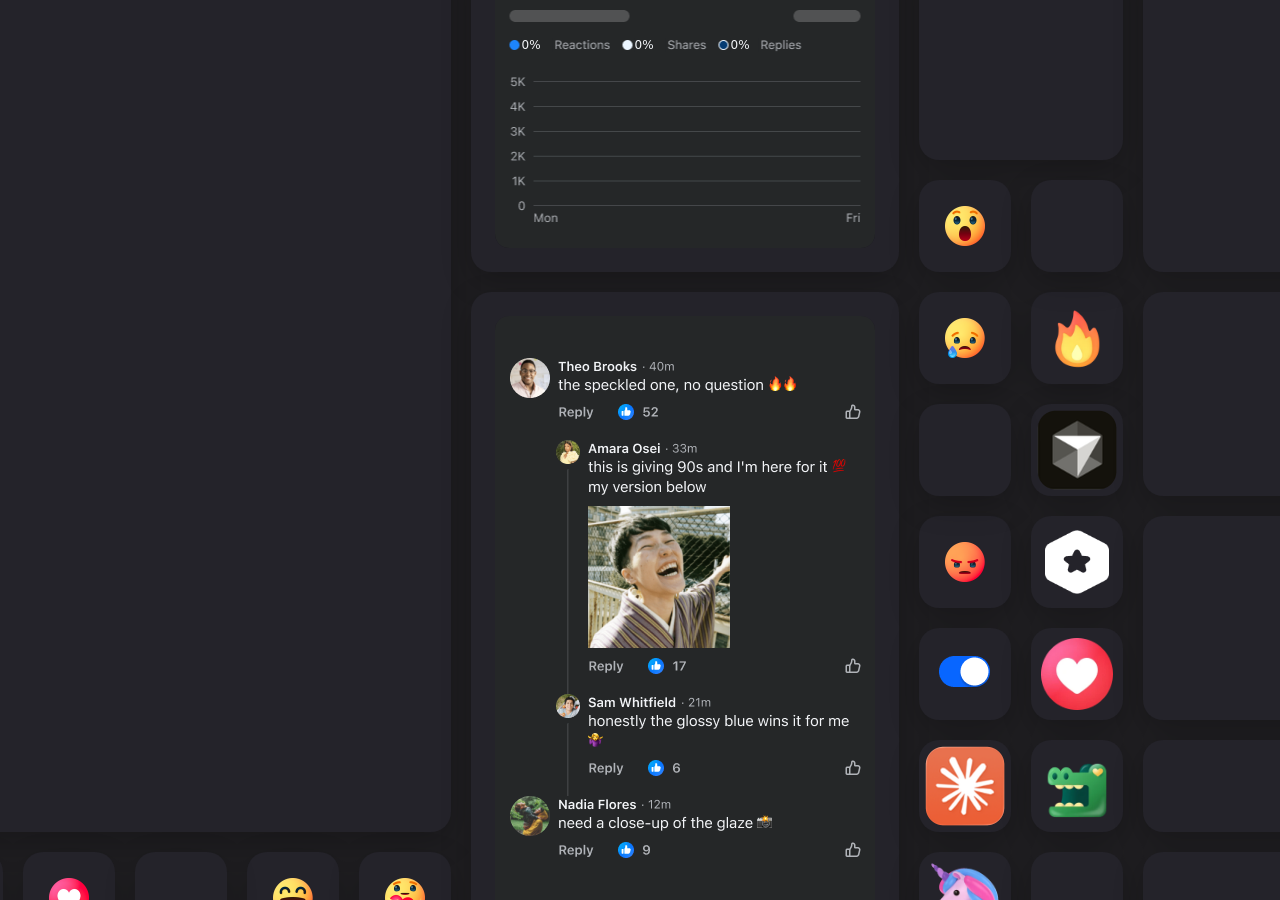
<file: wall/v14.html>
<!DOCTYPE html>
<html lang="en"><head><meta charset="utf-8">
<meta name="viewport" content="width=device-width,initial-scale=1">
<title>Story Wall v14 · Julie Torrisi-Coffey</title>
<style>
/* Story Wall v14 (dark). Rules: Story-Wall_rules.md (v14 edits 11/10).
   v14: glimmers show from the moment a tile arrives (and on the first frame), three tiles build at once, cursors show first names, looping tiles never touch.
   v13: every chart is its own tile in its own color (no color cycling), charts spread across the loop, at most two tiles animate at once, slower builds,
   Figma cursors from the Comments-Wall file at 1.5×, the seven Slide Reactions as small static tiles, the hanging card has no visible nail.
   9 rows · 92 px units · 20 px gaps (9b, 27). Components stay at their original size (20, 7): tiles grow, components never scale.
   The component sits on its card with the same 24 px on all four sides; clips set their own equal pad. One component set per screen (4a).
   Entry (10): shell → glow once → glimmer where Blueprint has one (21, 28) → build in pieces → hold or one slow loop. */
:root{
  --wall:#1F1E21;--tile:#24232A;--card:#252728;
  --blue:#3C88FF;--lilac:#A873FF;--mist:#B0B0C2;           /* Cadence kit (deck) */
  --ck-glow-warm:#FFB224;                                   /* rule 22: amber, rarely used. SYSTEM GAP: not in the kit yet */
  --out-bold:cubic-bezier(.2,.8,.2,1);--in-practical:cubic-bezier(.4,0,1,1);--inout-bold:cubic-bezier(.6,0,.2,1);
  --spring:cubic-bezier(.34,1.56,.64,1);
  --bp-enter:cubic-bezier(.14,1,.34,1);--bp-exit:cubic-bezier(.45,.1,.2,1)}  /* Motion.swift */
@property --ga{syntax:'<angle>';inherits:false;initial-value:0deg}
html,body{margin:0;height:100%;background:var(--wall);overflow:hidden}
#stage{position:fixed;inset:0}
#track{position:absolute;left:0;top:0;will-change:transform}
.col{position:absolute;left:0;top:0}
.t{position:absolute;border-radius:20px;background:var(--tile);box-shadow:0 10px 30px rgba(0,0,0,.22)}
/* glow: blue → lilac → mist with a rare amber stop (22); one light source, gaps on some sides; in 150 · hold 450 · out 650, drifts 40°, never loops */
.t::after{content:"";position:absolute;inset:0;border-radius:inherit;padding:1.5px;pointer-events:none;opacity:0;
  background:conic-gradient(from var(--ga),transparent 0deg 18deg,var(--blue) 48deg,var(--lilac) 92deg,var(--mist) 128deg,transparent 170deg 232deg,var(--blue) 262deg,var(--lilac) 300deg,transparent 334deg);
  -webkit-mask:linear-gradient(#000 0 0) content-box,linear-gradient(#000 0 0);-webkit-mask-composite:xor;mask-composite:exclude}
.t.warm::after{background:conic-gradient(from var(--ga),transparent 0deg 18deg,var(--blue) 48deg,var(--lilac) 92deg,var(--ck-glow-warm) 132deg,transparent 172deg 232deg,var(--blue) 262deg,var(--mist) 300deg,transparent 334deg)}
.t.glow::after{animation:glow 1250ms linear forwards}
@keyframes glow{0%{opacity:0;--ga:0deg;animation-timing-function:var(--out-bold)}12%{opacity:1}48%{opacity:1;animation-timing-function:var(--in-practical)}100%{opacity:0;--ga:40deg}}
.in{position:absolute;display:grid;place-items:center;border-radius:14px;opacity:0;clip-path:inset(0 0 100% 0 round 14px);
  transition:opacity .4s var(--out-bold),clip-path .7s var(--out-bold)}
.in.card{background:var(--card);box-shadow:0 8px 22px rgba(0,0,0,.35)}
.t.built .in,.t.loading .in{opacity:1;clip-path:inset(0 0 0 0 round 14px)}
.in.bare{clip-path:none;border-radius:0}.t.built .in.bare{clip-path:none}
.c{position:relative;display:block}
.c img,.c video{display:block}
.shadow{border-radius:14px;box-shadow:0 8px 22px rgba(0,0,0,.35);overflow:hidden}
.stack>*{opacity:0;clip-path:inset(0 100% 0 0);transition:opacity .35s var(--out-bold),clip-path .5s var(--out-bold)}
.stack>.on{opacity:1;clip-path:inset(0 0 0 0)}
.swap{position:relative}.swap>*{transition:opacity .35s var(--out-bold)}.swap>.alt{position:absolute;inset:0;opacity:0}
.swap.b>.alt{opacity:1}.swap.b>.base{opacity:0}
.pop{opacity:0;transform:scale(.55);transition:opacity .3s var(--out-bold),transform .45s var(--out-bold)}
.pop.on{opacity:1;transform:none}
.wm{background:#fff;border-radius:14px;display:grid;place-items:center}
.mo{display:grid;grid-template-columns:110px 110px 1fr;grid-template-rows:1fr 1fr;gap:8px;width:376px;height:228px}
.mo>div{border-radius:12px;overflow:hidden;display:grid;place-items:center;position:relative}
.m1{background:#0A0A0A;grid-row:1;grid-column:1}.m2{background:#0866FF;grid-row:1;grid-column:2}
.m3{background:#F0F2F5;grid-row:1/3;grid-column:3}
.m4{grid-column:1/3;grid-row:2;background:#0866FF;background-image:radial-gradient(rgba(255,255,255,.35) 1.4px,transparent 1.6px);background-size:16px 16px}
.mo .p{opacity:0;transform:scale(.6);transition:opacity .3s var(--out-bold),transform .45s var(--out-bold)}.mo .p.on{opacity:1;transform:none}
/* count-ups: covers sit over the exported digits while the live number counts, then lift to show the real pixels */
.cv{position:absolute;background:var(--card);font-variant-numeric:tabular-nums;white-space:nowrap;
  font-family:-apple-system,"SF Pro Text","SF Pro",system-ui,sans-serif}
/* count-up variant "tick" (23): +1 rolls the digits up, old value out the top, new value in from below */
.tick{position:absolute;background:var(--card);overflow:hidden;font:400 15px/17px -apple-system,"SF Pro Text","SF Pro",system-ui,sans-serif;color:rgb(176,179,184);font-variant-numeric:tabular-nums;--tx:0px;--ty:0px}
.tick>i{display:block;font-style:normal;height:17px;padding-left:2px;transform:translate(var(--tx),var(--ty));transition:transform .3s var(--bp-enter)}
.tick.go{--ty:-17px}.tick.mv{--tx:16px}
.wave{position:absolute;left:109px;top:36px;width:226px;height:23px;background:#0C5CFF;opacity:0;transition:opacity .15s}
.wave.on{opacity:1}.wave>img{position:absolute;left:0;top:0;opacity:0;transition:opacity .09s linear}.wave>img.on{opacity:1}
.rpop{position:absolute;pointer-events:none;width:44px;height:44px;opacity:0}
.rpop.go{animation:rpop 1.1s var(--spring) forwards}
@keyframes rpop{0%{opacity:0;transform:translate(-50%,0) scale(.3)}25%{opacity:1;transform:translate(-50%,-26px) scale(1.15)}70%{opacity:1;transform:translate(-50%,-34px) scale(1)}100%{opacity:0;transform:translate(-50%,-44px) scale(.9)}}
/* cursors: one at a time, slow enough to read (16) */
.cur{position:fixed;left:0;top:0;z-index:50;pointer-events:none;will-change:transform}
/* Comments-Wall Figma cursor (Cursor · Name, 15:4787 …) at 1.5×: arrow 26 → 39 (svg 29.9 → 44.8), label pill 38 → 57, 12 → 18 radius, Inter Semi Bold 20 → 30 */
.cur img{position:absolute;left:0;top:0;width:44.8px;height:44.7px;display:block;filter:drop-shadow(0 3px 6px rgba(0,0,0,.35));transition:transform .14s;transform-origin:8px 7px}
.cur.press img{transform:scale(.82)}
.cur b{position:absolute;left:37.5px;top:37.5px;height:57px;box-sizing:border-box;padding:10.5px 15px;border-radius:18px;font:600 30px/36px Inter,-apple-system,"SF Pro",system-ui,sans-serif;color:#fff;white-space:nowrap}
.cur i{position:absolute;left:-12px;top:-13px;width:40px;height:40px;border-radius:50%;border:3px solid var(--cc);opacity:0}
.cur i.go{animation:ring .5s var(--out-bold)}@keyframes ring{0%{opacity:.9;transform:scale(.3)}100%{opacity:0;transform:scale(1.8)}}
/* Blueprint glimmer: pulses until the real component resolves */
.gl{animation:glp 1.1s cubic-bezier(.45,0,.55,1) infinite alternate}@keyframes glp{from{opacity:1}to{opacity:.5}}
.gsw>.base{display:grid;align-items:center;height:100%}
/* chart tiles: one tile per chart component, its color styles take turns in place (4a) */
.cst{position:absolute;left:50%;top:50%;transform:translate(-50%,-50%);opacity:0;transition:opacity .15s var(--bp-exit)}
.cst.on{opacity:1;transition:opacity .28s var(--bp-enter) .15s}
.ov{position:absolute;inset:0}
.sw8{position:absolute}
.glh{position:absolute;left:0;top:0;width:375px;height:40px;background:var(--card);transition:opacity .28s var(--bp-enter)}   /* opaque under the pulse so the real header never shows through */
.glh.off{opacity:0!important;animation:none}
/* Blueprint pressed state (Pressed State page): "Non Media Pressed on Dark" white 30% overlay, FDSButton scale .97, 100 ms in (15) */
.bpress{position:absolute;border-radius:8px;transition:transform .1s var(--bp-enter)}
.bpress::after{content:"";position:absolute;inset:0;border-radius:inherit;background:rgba(255,255,255,.3);opacity:0;transition:opacity .1s var(--bp-enter)}
.bpress.down{transform:scale(.97)}.bpress.down::after{opacity:1}
.bpress.light::after{background:rgba(70,72,75,.15)}      /* "Non Media Pressed" #46484B 15% on light surfaces (mic) */
.bpress.ghost{background:none}
.pressable{transition:transform .1s var(--bp-enter)}.pressable.down{transform:scale(.97)}
/* reaction picker: Julie's prototype spec (FDSReactionBar.swift) in dark mode */
.rx{position:relative;width:334px;height:200px}
.ufiw{position:absolute;left:0;bottom:0;width:186px;height:44px}
.ufiw img{position:absolute;left:0;top:0;transition:opacity .28s var(--bp-enter)}
.ufiw .haha{opacity:0}.rx.sel .ufiw .haha{opacity:1}.rx.sel .ufiw .def{opacity:0}
.uprs{position:absolute;left:2.5px;top:4px;width:76px;height:36px;border-radius:8px;background:rgba(255,255,255,.3);opacity:0;transition:opacity .1s var(--bp-enter)}
.rx.pr .uprs{opacity:1}
.dock{position:absolute;left:2.5px;bottom:48px;display:flex;align-items:flex-end;gap:6px;padding:6px;height:40px;background:#333334;box-shadow:inset 0 0 0 1px rgba(255,255,255,.05),0 2px 8px rgba(0,0,0,.1);border-radius:999px;
  transform-origin:24px 100%;opacity:0;transform:scale(.8);transition:opacity .2s var(--bp-enter),transform .2s var(--bp-enter),height .28s var(--bp-enter)}
.rx.open .dock{opacity:1;transform:none}
.rx.closing .dock{transition:opacity .15s var(--bp-exit),transform .15s var(--bp-exit)}
.rx.hi .dock{height:34px}
.ri{position:relative;width:40px;height:40px;flex:none;transition:width .28s var(--bp-enter),height .28s var(--bp-enter)}
.ri img{position:absolute;left:50%;bottom:0;width:100%;height:auto;transform:translateX(-50%);transition:width .28s var(--bp-enter),bottom .28s var(--bp-enter)}
.ri b{position:absolute;left:50%;bottom:126px;transform:translateX(-50%) scale(.6);opacity:0;white-space:nowrap;padding:6px 8px;border-radius:999px;background:rgba(0,0,0,.8);color:#fff;font:600 13px/1 -apple-system,"SF Pro Text","SF Pro",system-ui,sans-serif;transition:opacity .28s var(--bp-enter),transform .28s var(--bp-enter)}
.rx.hi .ri{width:34px;height:34px}
.rx.hi .ri.h{width:80px;height:34px}
.ri.h img{width:80px!important;bottom:40px}
.ri.h b{opacity:1;transform:translateX(-50%) scale(1)}
/* star rating (12): each star fills in, grows slightly, settles back to its original size */
.star{position:relative;width:175px;height:55px}
.star .sx{position:absolute;width:16px;height:16px;opacity:0;transform:scale(.4)}
.star .sx.on{animation:sfill .52s var(--bp-enter) forwards}
@keyframes sfill{0%{opacity:0;transform:scale(.4)}55%{opacity:1;transform:scale(1.18)}100%{opacity:1;transform:scale(1)}}
.star .sfull{position:absolute;left:0;top:0;opacity:0;transition:opacity .2s var(--bp-enter)}.star.done .sfull{opacity:1}
/* bling string (30): one of the seven reactions joins the cluster with a pop, the count ticks up */
.bl{position:relative;width:375px;height:36px}
.bl>img{position:absolute;left:0;top:0;transition:opacity .15s var(--bp-exit)}
.bl .bf{opacity:0}.bl.fin .bf{opacity:1}
.bpop{position:absolute;left:44px;top:10px;width:16px;height:16px;opacity:0;transform:scale(.3)}
.bpop.go{animation:bpop .6s var(--spring) forwards}
@keyframes bpop{0%{opacity:0;transform:scale(.3)}60%{opacity:1;transform:scale(1.25)}100%{opacity:1;transform:scale(1)}}
/* hanging card (3): the post swings as if from a nail just above it; the nail is never shown (11/10) */
.hang{position:relative;width:295px;height:477px;transform-origin:50% -36px}
.hang img{position:absolute;left:0;top:0;border-radius:12px;box-shadow:0 12px 28px rgba(0,0,0,.45)}
.hang.go{animation:swing 1.6s linear forwards}
@keyframes swing{0%{transform:rotate(0)}14%{transform:rotate(3deg)}36%{transform:rotate(-2.1deg)}56%{transform:rotate(1.2deg)}74%{transform:rotate(-.5deg)}88%{transform:rotate(.18deg)}100%{transform:rotate(0)}}
.dark-ph video{filter:invert(1) hue-rotate(180deg)}       /* 18: dark-mode placeholder until Julie's new keyboard recording */
@media (prefers-reduced-motion:reduce){.t.glow::after{animation:none}.hang.go{animation:none}}
</style></head><body><div id="stage"><div id="track"></div></div>
<script>
const SPEED_H=0.06,U=92,G=20,ROWS=9,PAD=24;
const V='v9/',V11='v11/',V12='v12/',BP='bp/',FB='../img/fb/';
const px=n=>n*U+(n-1)*G;                       /* units → px: 1=92 2=204 3=316 4=428 5=540 6=652 7=764 8=876 9=988 */
const img=(s,w,h,cls='',st='')=>`<img class="${cls}" src="${s}" width="${w}" height="${h}" style="${st}" alt="">`;
/* clips: the box crops the video at its native pixels so the tile keeps equal padding; nothing scales */
const vid=(s,w,h,extra='',attr='')=>`<div style="position:relative;width:${w}px;height:${h}px;overflow:hidden;border-radius:14px" class="vbox" ${attr}><video src="${s}" style="position:absolute;left:50%;top:50%;transform:translate(-50%,-50%);object-fit:none" muted playsinline loop preload="auto"></video>${extra}</div>`;

/* Chart styles from the Blueprint Data page, dark mode, recolored with Blueprint data-viz colors (8–11). */
const NL=(s,x,y,w,h,fs,c,al='left',fw=400)=>({s,x,y,w,h,fs,c,al,fw});
const HI='242,244,247',LO='176,179,184';
const GROUPS=[[36,85],[105,155],[175,225],[245,295],[315,364]];
const DONUT_N=[
 [['61%',105.5,103,30,11,'R'],['4,218',103.5,122,32,8,'R'],['39%',239.5,103,33,11],['2,697',239.5,122,33,8]],
 [['58%',102.5,111,33,11,'R'],['42%',239.5,111,33,11]],
 [['67%',139.5,177,32,11,'R'],['8,312',140.5,196,31,8,'R'],['33%',203.5,177,33,11],['4,094',203.5,196,34,8]],
 [['54%',138.5,177,33,11,'R'],['46%',203.5,177,33,11]],
 [['52%',77,177,32,11],['3,604',77,196,34,8],['31%',154,177,30,11],['2,149',154,196,32,8],['17%',243,177,29,11],['1,178',243,196,29,8]],
 [['48%',86.5,177,33,11],['37%',163.5,177,32,11],['15%',240.5,177,30,11]]];
const DH=[189,189,245,229,245,229];
const PBC_V=[['1,284','742','391','126','48'],['2,316','1,408','655','212'],['918','436','87'],['4,120','2,765'],['1,873'],['151','49','22','9','5'],['212','88','31','12'],['97','40','13'],['64','19'],['38']];
const PBC_H=[127,104,81,58,35,127,104,81,58,35];
const CH={
 bars:[
  ...[[248,216,[['40%',26,27],['43%',139,27],['17%',235,24]]],[204,172,[['40%',26,27],['44%',125,27],['16%',224,25]]],[228,196,[['44%',26,27],['36%',111,27],['20%',210,26]]]].map(([h,base,leg],i)=>(
   {img:V12+'bar-'+i+'.png',e:V12+'bar-'+i+'-e.png',w:375,h,hdr:1,rv:GROUPS.map(([a,b])=>({t:'up',x0:a,x1:b,y0:88,y1:base})),n:leg.map(([s,x,w])=>NL(s,x,51,w,8,12,HI))})),
  {img:V12+'bar-3.png',e:V12+'bar-3-e.png',w:375,h:210,hdr:1,rv:[107,149,191].map(y=>({t:'lr',x0:12,x1:276,y0:y,y1:y+11})),
   n:[NL('48%',26,51,27,8,12,HI),NL('33%',129,51,27,8,12,HI),NL('19%',235,51,25,8,12,HI),NL('12,480',291,107,48,11,15,HI,'right'),NL('10,215',292,149,45,11,15,HI,'right'),NL('8,532',291,191,40,11,15,HI,'right')]}],
 pbc:PBC_V.map((vals,i)=>({img:V12+'pbc-'+i+'.png',e:V12+'pbc-'+i+'-e.png',w:375,h:PBC_H[i],rv:vals.map((v,r)=>({t:'lr',x0:77,x1:310,y0:13+23*r,y1:22+23*r})),
   n:vals.map((v,r)=>NL(v,318,12+23*r,44,12,15,LO,'right'))})),
 line:[[36,327],[43,320],[36,327],[43,320],[43,320],[44,319]].map(([x,w],i)=>({img:V12+'line-'+i+'.png',e:V12+'line-'+i+'-e.png',w:375,h:192,hdr:1,rv:[{t:'lr',x0:x-4,x1:x+w+4,y0:56,y1:152}],n:[]})),
 donutc:DONUT_N.map((ns,i)=>({img:V12+'donut-'+i+'.png',e:V12+'donut-'+i+'-e.png',w:375,h:DH[i],hdr:1,rv:[{t:'sweep',x0:147,y0:85,x1:228,y1:166}],
   n:ns.map(([s,x,y,w,h,al])=>NL(s,x,y,w,h,h>9?15:12,h>9?HI:LO,al?'right':'left'))})),
};
/* v13: one chart per tile, one color per tile; neighbouring charts never share a color (11/10) */
const ONE={barsA:['bars',0],lineA:['line',3],pbcA:['pbc',0],donutA:['donutc',1],barsB:['bars',3],lineB:['line',2],pbcB:['pbc',6],donutB:['donutc',5]};   /* v14: horizontal bar and side-legend donut back on the wall */
for(const [k,[f,i]] of Object.entries(ONE))CH[k]=[CH[f][i]];
const chartHTML=k=>{const S=CH[k],W=Math.max(...S.map(s=>s.w)),H=Math.max(...S.map(s=>s.h));
 return `<div class="chart" data-ch="${k}" style="position:relative;width:${W}px;height:${H}px">${S.map((s,i)=>`<div class="cst" data-i="${i}" style="width:${s.w}px;height:${s.h}px">${img(s.e,s.w,s.h)}
  ${s.rv.map((r,j)=>r.t==='sweep'?`<div class="ov sw8" data-j="${j}" style="left:${r.x0}px;top:${r.y0}px;width:${r.x1-r.x0}px;height:${r.y1-r.y0}px;background:url(${s.img}) -${r.x0}px -${r.y0}px no-repeat"></div>`:`<div class="ov" data-j="${j}" style="background:url(${s.img}) no-repeat"></div>`).join('')}
  ${s.n.map(n=>`<div class="cv" data-count="${n.s}" style="left:${n.x-2}px;top:${n.y-3}px;width:${n.w+4}px;height:${n.h+6}px;text-align:${n.al};font:${n.fw} ${n.fs}px/${n.h+6}px -apple-system,'SF Pro Text',system-ui,sans-serif;color:rgb(${n.c})">${n.s}</div>`).join('')}
  ${s.hdr?`<div class="glh">${img(V12+'uh-g.png',375,40,'gl')}</div>`:''}</div>`).join('')}</div>`};
const RX=['like','love','support','haha','wow','sad','angry'],RXT=['Like','Love','Care','Haha','Wow','Sad','Angry'];
/* glimmer → component (21, 28): Blueprint's own glimmer pulses, then the real component resolves in place */
const gsw=(g,gw,gh,r,rw,rh,align='center')=>`<div class="swap gsw" style="width:${rw}px;height:${rh}px"><div class="base" style="justify-items:${align}">${img(g,gw,gh,'gl')}</div><div class="alt">${img(r,rw,rh)}</div></div>`;

/* Content. key: {h, u:[w,h] units, set: Blueprint component set (4a), b: build, pad, bg: card|white|none, fam: never on screen with the same fam (6)} */
const C={
 thread:{u:[4,6],set:'Comment',b:'stack',bg:'card',h:`<div class="stack" style="position:relative;width:375px">${[1,2,3,4].map(i=>img(V12+'r'+i+'.png',375,[82,254,102,82][i-1])).join('')}
   <svg class="tl" width="60" height="110" style="position:absolute;left:0;top:0;pointer-events:none;opacity:0;transition:opacity .35s var(--out-bold)"><path d="M31.25 44 V83 Q31.25 94 42.25 94 H56" fill="none" stroke="#3E4042" stroke-width="1.5"/></svg>
   <div class="bpress ghost" data-press="like" style="left:114px;top:42px;width:28px;height:24px"></div></div>`},
 barsA:{u:[4,3],set:'Bar chart · blue',b:'chart',bg:'card',h:chartHTML('barsA'),fam:'bar'},
 barsB:{u:[4,3],set:'Bar chart · horizontal, purple',b:'chart',bg:'card',h:chartHTML('barsB'),fam:'bar'},
 pbcA:{u:[4,2],set:'Progress Bar Chart · blue',b:'chart',bg:'card',h:chartHTML('pbcA'),fam:'pbc'},
 pbcB:{u:[4,2],set:'Progress Bar Chart · star rating',b:'chart',bg:'card',h:chartHTML('pbcB'),fam:'pbc'},
 lineA:{u:[4,3],set:'Line chart · green',b:'chart',bg:'card',h:chartHTML('lineA'),fam:'line'},
 lineB:{u:[4,3],set:'Line chart · teal',b:'chart',bg:'card',h:chartHTML('lineB'),fam:'line'},
 donutA:{u:[4,3],set:'Donut Chart · 2 points side, orange',b:'chart',bg:'card',h:chartHTML('donutA'),fam:'donut'},
 donutB:{u:[4,3],set:'Donut Chart · pink',b:'chart',bg:'card',h:chartHTML('donutB'),fam:'donut'},
 ufi:{u:[4,3],set:'Responsive post footer (UFI) + reaction picker',b:'ufi',bg:'card',h:`<div class="rx"><div class="dock">${RX.map((r,i)=>`<div class="ri" data-r="${i}"><b>${RXT[i]}</b>${img(V11+'rx/'+r+'.png',40,40)}</div>`).join('')}</div>
   <div class="ufiw">${img(V11+'ufi.png',186,44,'def')}${img(V11+'ufi-haha.png',186,44,'haha')}<div class="uprs"></div></div></div>`},
 bling:{u:[4,1],set:'Bling Bar + Inline Reactions',b:'bling',bg:'card',h:`<div class="bl">${img(V12+'bling-0-b.png',375,36,'bb')}${img(V12+'bling-0-f.png',375,36,'bf')}<div class="bpop"></div><div class="tick" style="left:46px;top:9.5px;width:50px;height:17px"><i>214</i><i>215</i></div></div>`},
 pill:{u:[4,1],set:'Tab bar (pill)',bg:'none',pad:16,h:`<div class="swap" data-act="pill" style="border-radius:999px">${img(V+'pill-home.png',376,60,'base')}${img(V+'pill-market.png',376,60,'alt')}<div class="bpress" data-press="tab" style="left:194px;top:8px;width:44px;height:44px;border-radius:50%"></div></div>`},
 chat:{u:[4,2],set:'Chat Bubble',b:'stack',bg:'card',h:`<div class="stack" style="display:flex;flex-direction:column;gap:8px;width:375px">${img(V+'chat-o.png',375,35)}${img(V+'chat-y.png',375,55)}</div>`},
 cmp:{u:[4,2],set:'Composer',b:'type',bg:'card',h:`<div style="position:relative;width:375px;height:56px">${img(V+'cmp.png',375,56)}<div class="typecover" style="position:absolute;background:#3B3D3E;left:22px;top:14px;width:216px;height:28px"></div></div>`},
 ntf:{u:[4,2],set:'Notification Cell',b:'stack',bg:'card',h:`<div class="stack">${img(V+'ntf.png',375,96)}</div>`},
 fp:{u:[4,1],set:'Context Row (+ its glimmer)',b:'gsw',bg:'card',h:gsw(V11+'glim-ctxrow.png',375,36,V+'fp.png',375,36)},
 facepile:{u:[4,1],set:'Facepile (+ Facepile_Glimmer)',b:'gsw',bg:'card',h:gsw(V12+'facepile-g.png',136,40,V12+'facepile.png',375,40,'start')},
 listcell:{u:[4,2],set:'List Cell (+ List cell_Glimmer)',b:'gsw',bg:'card',h:gsw(V12+'listcell-g.png',375,48,V12+'listcell.png',375,76)},
 media:{u:[4,3],set:'Media Tile (+ Media Tile Glimmer)',b:'gsw',bg:'card',h:gsw(V12+'media-g.png',375,248,V12+'media.png',375,248)},
 glim:{u:[4,2],set:'Contextual Message (+ its Glimmer)',b:'glim',bg:'none',pad:19,h:`<div class="swap glim" style="width:383px;height:165px" data-act="ctx"><div class="base" style="display:grid;place-items:center;height:165px">${img(V+'glim-ctx.png',375,102,'shadow gl')}</div><div class="alt">${img(V+'ctx.png',383,165)}<div class="bpress" style="left:28px;top:99px;width:327px;height:36px;background:url(${V}ctx.png) -28px -99px"></div></div></div>`},
 star:{u:[3,2],set:'Star Rating Display',b:'star',bg:'card',h:`<div class="star">${img(V12+'star-0.png',175,55)}${[0,1,2,3,4].map(j=>`<div class="sx" style="left:${20*j}px;top:22px;background:url(${V12}star-5.png) -${20*j}px -22px"></div>`).join('')}
   <div class="cv" data-count="5.0" style="left:102px;top:21px;width:28px;height:18px;font:400 15px/18px -apple-system,'SF Pro Text',system-ui,sans-serif;color:rgb(${HI})">5.0</div>${img(V12+'star-5.png',175,55,'sfull')}</div>`},
 hang:{u:[4,5],set:'Post (Julie prototype) · hanging card',b:'hang',bg:'none',h:`<div class="hang">${img(V12+'hang-post.png',295,477)}</div>`},
 wm:{u:[4,2],set:'brand: wordmark',bg:'white',fam:'fbmark',h:img(BP+'fb-wordmark.png',240,43)},
 mosaic:{u:[4,3],set:'brand: bento in a bento',b:'mosaic',bg:'none',h:`<div class="mo"><div class="m1">${img(FB+'care-still.webp',56,56,'p')}</div><div class="m2">${img(FB+'badge-chat.webp',64,64,'p')}</div><div class="m3">${img(FB+'like-still.webp',96,96,'p')}</div><div class="m4">${img(FB+'rock-on-still.webp',100,100,'p')}</div></div>`},
 voice:{u:[5,2],set:'Messenger composer · talk to text (Julie prototype)',fam:'msgr',b:'voice',bg:'white',h:vid('clips/voice3.mp4',444,72,`<div class="wave">${['quiet','speech','loud'].map(n=>img(BP+'wbar-'+n+'.png',226,23)).join('')}</div><div class="bpress light" data-press="mic" style="left:160px;top:31px;width:36px;height:36px;border-radius:50%"></div>`,'data-hold="1"')},
 keys:{u:[5,8],set:'Messenger composer · keyboard (placeholder, dark)',fam:'msgr',bg:'none',pad:68,cls:'dark-ph',h:vid('clips/keys-ns.mp4',404,740)},
 b1:{u:[4,4],set:'brand clip',bg:'none',pad:26,h:vid('clips/brand-1.mp4',376,376)},
 b2:{u:[5,3],set:'brand clip',bg:'none',pad:44,h:vid('clips/brand-2.mp4',452,228)},
 bheart:{u:[5,3],set:'brand clip',bg:'none',h:vid('clips/burst-heart.mp4',492,268)},
 bwow:{u:[5,4],set:'brand clip',bg:'none',h:vid('clips/burst-wow.mp4',492,380)},
 brain:{u:[5,4],set:'brand clip',bg:'none',h:vid('clips/burst-rainbow.mp4',492,380)},
 bfire:{u:[5,4],set:'brand clip',bg:'none',h:vid('clips/burst-fire.mp4',492,380)},
 blike:{u:[3,3],set:'brand clip',bg:'none',h:vid('clips/burst-like.mp4',268,268)},
 taper:{u:[2,2],set:'brand refresh tile',bg:'none',pad:12,h:vid('clips/br-taper.mp4',180,180)},
 word:{u:[2,2],set:'brand refresh tile',bg:'none',pad:12,fam:'fbmark',h:vid('clips/br-word.mp4',180,180)},
 fac:{u:[2,2],set:'brand refresh tile',bg:'none',pad:12,h:vid('clips/br-fac.mp4',180,180)},
 sw:{u:[1,1],set:'.Switch',bg:'none',pad:17,h:`<div class="swap" style="width:58px;height:44px;display:grid;place-items:center" data-act="switch"><div class="base pressable">${img(V+'switch-on.png',53,36)}</div><div class="alt pressable" style="display:grid;place-items:center">${img(V+'switch-off.png',58,44)}</div><div class="bpress" data-press="switch" style="left:2px;top:4px;width:53px;height:36px;border-radius:999px"></div></div>`},
 ring:{u:[1,1],set:'Progress Ring',bg:'none',pad:30,h:img(V+'ring.png',32,32)},
};
/* one small tile per app (rule 5); icons are @2x exports shown at 80. Second set of four: TestFlight, Simulator, Terminal, Slack (1) */
for(const a of ['claude','figma','cursor','xcode','testflight','simulator','terminal','slack'])C['app-'+a]={u:[1,1],set:'app',b:'pop',bg:'none',pad:6,h:img(BP+'app-'+a+'.png',80,80,'pop','border-radius:18px')};
/* Slide Reactions (Comments-Wall 15:4762): the seven 40 px reactions, each its own small static tile (11/10) */
for(const r of ['like','love','haha','care','wow','sad','angry'])C['sr-'+r]={u:[1,1],set:'slide reaction',b:'pop',bg:'none',pad:26,h:img('v13/slide/'+r+'.png',40,40,'pop')};
const ST={hex:['glyph-hexstar',64],sta:['star-still',72],uni:['unicorn-still',80],croc:['croc-still',80],fire:['fire',72],wow:['wow',72],love:['love',72],check:['badge-check',64],map:['map',72],market:['glyph-market',64],aheart:['ava-heart',80],abuns:['ava-buns',80]};
for(const [k,[f,s]] of Object.entries(ST))C[k]={u:[1,1],set:'sticker',b:'pop',bg:'none',pad:(92-s)/2,h:img(FB+f+'.webp',s,s,'pop')};

/* Loop: 46 units of 9 rows. [key, x, y] in units. Every uncovered cell becomes an empty tile (9c).
   keys ↔ voice and word ↔ wordmark sit at least one screen apart both ways round the loop (6). */
/* v14: looping tiles (videos, the bling string) never touch, not even at a corner or across the loop seam (11/10) */
const COLS=[
 {w:5,it:[['keys',0,0]]},
 {w:4,it:[['barsA',0,0],['thread',0,3]]},
 {w:2,it:[['word',0,0]]},
 {w:4,it:[['lineA',0,0],['ntf',0,3],['chat',0,5],['bling',0,7],['facepile',0,8]]},
 {w:4,it:[['pbcA',0,0],['glim',0,2],['ufi',0,4],['pill',0,7],['fp',0,8]]},
 {w:4,it:[['donutA',0,0],['listcell',0,3],['taper',0,6]]},
 {w:5,it:[['voice',0,0],['media',0,2],['app-testflight',0,5],['app-simulator',1,5],['app-terminal',2,5],['app-slack',3,5],['mosaic',0,6]]},
 {w:4,it:[['barsB',0,0],['hang',0,3]]},
 {w:5,it:[['wm',0,0],['lineB',0,2],['star',0,5],['cmp',0,7]]},
 {w:5,it:[['pbcB',0,0],['bwow',0,3]]},
 {w:4,it:[['donutB',0,0]]},
];
/* the small tiles (apps, stickers, switch, ring) are spread evenly over the free cells so empty tiles never bunch into a strip */
const SMALL=['sr-like','sr-love','sr-haha','sr-care','sr-wow','sr-sad','sr-angry','sw','app-claude','uni','fire','app-cursor','hex','love','croc','app-figma','wow','aheart','ring','abuns','app-xcode','sta','market','check','map'];
(()=>{const free=[];COLS.forEach((col,ci)=>{const occ=[...Array(ROWS)].map(()=>Array(col.w).fill(0));
  for(const [k,ux,uy] of col.it){const [uw,uh]=C[k].u;for(let r=uy;r<uy+uh;r++)for(let q=ux;q<ux+uw;q++)if(r<ROWS&&q<col.w)occ[r][q]=1}
  for(let q=0;q<col.w;q++)for(let r=0;r<ROWS;r++)if(!occ[r][q])free.push([ci,q,r])});
 /* each small tile appears twice, about half a loop apart, so a copy is never on screen with its twin (rule 4) */
 let x0=0;const cx=COLS.map(c=>{const v=x0;x0+=c.w;return v});const LW=x0;free.forEach(f=>f.push(cx[f[0]]+f[1]));
 const n=SMALL.length,used=new Set(),first=free.filter(f=>f[3]<LW/2);
 const A=SMALL.map((k,i)=>{const a=first[Math.floor((i+.5)*first.length/n)];used.add(a);COLS[a[0]].it.push([k,a[1],a[2]]);return a});
 SMALL.forEach((k,i)=>{const a=A[i];if(k==='sw'||k==='ring')return;const want=a[3]+LW/2;let best=null;for(const f of free){if(used.has(f))continue;if(!best||Math.abs(f[3]-want)<Math.abs(best[3]-want))best=f}
  if(best){used.add(best);COLS[best[0]].it.push([k,best[1],best[2]])}});
})();

const track=document.getElementById('track');
const VW=()=>innerWidth,VH=()=>innerHeight;
const TOP=()=>Math.round((VH()-px(ROWS))/2);
let cols=[],loopW=0;
function makeTile(k,uw,uh){const el=document.createElement('div');el.className='t';const W=px(uw),H=px(uh);el.style.width=W+'px';el.style.height=H+'px';
 const t={k,el,w:W,h:H,state:0,gen:0};if(k){el.dataset.k=k;el.dataset.gen='0'}
 if(k){const c=C[k],p=c.pad??PAD;const inn=document.createElement('div');inn.className='in'+(c.bg==='card'?' card':'')+(c.bg==='none'?' bare':'')+(c.cls?' '+c.cls:'');
  if(c.bg==='white'){inn.classList.add('wm')}
  Object.assign(inn.style,{left:p+'px',top:p+'px',width:(W-2*p)+'px',height:(H-2*p)+'px'});
  inn.innerHTML=`<div class="c">${c.h}</div>`;el.appendChild(inn);}
 return t}
function buildLoop(){let x=0;
 for(const col of COLS){const el=document.createElement('div');el.className='col';const tiles=[];const occ=[...Array(ROWS)].map(()=>Array(col.w).fill(0));
  const place=(t,ux,uy)=>{t.el.style.left=ux*(U+G)+'px';t.el.style.top=uy*(U+G)+'px';t.ux=ux;el.appendChild(t.el);tiles.push(t)};
  for(const [k,ux,uy] of col.it){const [uw,uh]=C[k].u;for(let r=uy;r<uy+uh;r++)for(let q=ux;q<ux+uw;q++){if(r>=ROWS||q>=col.w||occ[r][q])console.warn('overlap/out',k);else occ[r][q]=1}place(makeTile(k,uw,uh),ux,uy)}
  for(let r=0;r<ROWS;r++)for(let q=0;q<col.w;q++){if(occ[r][q])continue;occ[r][q]=1;place(makeTile(null,1,1),q,r)}
  const w=px(col.w);track.appendChild(el);cols.push({el,x,w,tiles});x+=w+G}
 loopW=x}

const later=(t,ms,fn)=>{const g=t.gen;setTimeout(()=>{if(t.gen===g)fn()},ms)};
const anim=(t,dur,ease,fn)=>{const g=t.gen,t0=performance.now();return new Promise(res=>{const st=now=>{if(t.gen!==g)return res();const p=Math.min(1,(now-t0)/dur);fn(ease(p));p<1?requestAnimationFrame(st):res()};requestAnimationFrame(st)})};
const quart=p=>1-Math.pow(1-p,4);
function fmt(final,p){const m=final.match(/^(\D*)([\d,]*\.?\d+)(\D*)$/);if(!m)return final;const[,pre,num,suf]=m;
 const dec=(num.split('.')[1]||'').length,target=parseFloat(num.replace(/,/g,''));let v=Math.min(target,target*p);
 let s=v.toFixed(dec);if(num.includes(',')){const[i,d]=s.split('.');s=i.replace(/\B(?=(\d{3})+(?!\d))/g,',')+(d?'.'+d:'')}return pre+s+suf}
const setCount=(el,p)=>{el.textContent=fmt(el.dataset.count,p)};
const lift=els=>els.forEach(e=>e.style.display='none');
const COUNT_MS=1600;  /* SYSTEM GAP fallback: duration.cinematic; count tokens not in the kit yet */
const GLIM_MS=2000;   /* glimmer hold before the component resolves */

let popQ=0,popT=0;
const BUILD={
 stack(t,fast){const st=t.el.querySelector('.stack');[...st.children].filter(c=>c.tagName==='IMG').forEach((c,i)=>later(t,fast?0:i*300,()=>{c.classList.add('on');if(i===1){const l=st.querySelector('.tl');if(l)l.style.opacity=1}}))},
 pop(t,fast){const p=t.el.querySelector('.pop');const now=performance.now();if(now-popT>600)popQ=0;popT=now;const d=0;later(t,d,()=>p.classList.add('on'))},
 type(t,fast){const cv=t.el.querySelector('.typecover');if(fast){cv.style.display='none';return}
  cv.style.display='';const n=30;let i=0;const step=()=>{i++;cv.style.clipPath=`inset(0 0 0 ${Math.round(216*i/n)}px)`;if(i<n)later(t,55,step)};later(t,250,step)},
 mosaic(t,fast){const ps=[...t.el.querySelectorAll('.p')];if(fast){ps.forEach(p=>p.classList.add('on'));return}ps.forEach((p,i)=>later(t,i*300,()=>p.classList.add('on')))},
 chart(t,fast){const root=t.el.querySelector('.chart'),S=CH[root.dataset.ch],states=[...root.querySelectorAll('.cst')];let i=0;
  const show=(k,first)=>{states.forEach((e,j)=>e.classList.toggle('on',j===k));const st=states[k],s=S[k],ovs=[...st.querySelectorAll('.ov')],cvs=[...st.querySelectorAll('.cv')],gh=st.querySelector('.glh');
   const setR=(j,p)=>{const r=s.rv[j],o=ovs[j];if(r.t==='lr'){const x=r.x0+(r.x1-r.x0)*p;o.style.clipPath=`inset(${r.y0}px ${s.w-x}px ${s.h-r.y1}px ${r.x0}px)`}
     else if(r.t==='up'){const y=r.y1-(r.y1-r.y0)*p;o.style.clipPath=`inset(${y}px ${s.w-r.x1}px ${s.h-r.y1}px ${r.x0}px)`}
     else{const m=p>=1?'none':`conic-gradient(#000 ${p*360}deg, transparent ${p*360}deg)`;o.style.webkitMaskImage=m;o.style.maskImage=m}};
   cvs.forEach(c=>{c.style.display='';setCount(c,fast?1:0)});
   if(gh)gh.classList.toggle('off',fast||!first);
   if(fast){s.rv.forEach((r,j)=>setR(j,1));lift(cvs);return}
   s.rv.forEach((r,j)=>setR(j,0));
   const d0=first&&gh?GLIM_MS:0;later(t,d0,()=>{if(gh)gh.classList.add('off');
    s.rv.forEach((r,j)=>later(t,j*300,()=>anim(t,COUNT_MS,quart,p=>setR(j,p))));
    const tot=COUNT_MS+(s.rv.length-1)*300;anim(t,tot,quart,p=>cvs.forEach(c=>setCount(c,p))).then(()=>{if(states[k].classList.contains('on'))lift(cvs)})})};
  show(0,true);if(S.length>1){const cyc=()=>{i=(i+1)%S.length;show(i,false);later(t,5200,cyc)};later(t,fast?3000:5200+GLIM_MS,cyc)}},
 ufi(t){},
 gsw(t,fast){const g=t.el.querySelector('.gsw');later(t,fast?0:2400,()=>g.classList.add('b'))},
 glim(t,fast){const g=t.el.querySelector('.glim');later(t,fast?0:2400,()=>g.classList.add('b'))},
 voice(t,fast){const v=t.el.querySelector('video'),w=t.el.querySelector('.wave'),box=t.el.querySelector('.vbox');
  /* waits on the mic (16): a cursor taps it to record; if no cursor comes, it starts by itself */
  const ready=()=>{v.pause();v.currentTime=1.6;box.dataset.wait='1'};if(v.readyState>0)ready();else v.addEventListener('loadedmetadata',ready,{once:true});
  later(t,fast?0:7000,()=>{if(box.dataset.wait==='1'){box.dataset.wait='0';v.play().catch(()=>{})}});
  if(w)wave(t,w)},
 star(t,fast){const s=t.el.querySelector('.star'),sx=[...s.querySelectorAll('.sx')],cv=s.querySelector('.cv');
  if(fast){sx.forEach(e=>{e.style.opacity=1;e.style.transform='none'});s.classList.add('done');lift([cv]);return}
  setCount(cv,0);later(t,350,()=>{sx.forEach((e,j)=>later(t,j*260,()=>e.classList.add('on')));
   anim(t,4*260+520,quart,p=>setCount(cv,p)).then(()=>{s.classList.add('done');later(t,220,()=>lift([cv]))})})},
 bling(t,fast){const b=t.el.querySelector('.bl'),bb=b.querySelector('.bb'),bf=b.querySelector('.bf'),pop=b.querySelector('.bpop'),tk=b.querySelector('.tick');let k=0;
  const run=()=>{bb.src=V12+'bling-'+k+'-b.png';bf.src=V12+'bling-'+k+'-f.png';b.classList.remove('fin');pop.classList.remove('go');tk.classList.remove('go');
   tk.style.display='';tk.classList.remove('mv');pop.style.background=`url(${V12}bling-${k}-f.png) -44px -10px`;
   later(t,700,()=>{pop.classList.add('go');tk.classList.add('mv','go');
    later(t,650,()=>{b.classList.add('fin');later(t,160,()=>{tk.style.display='none'})});
    later(t,3200,()=>{k=(k+1)%7;run()})})};
  run()},
 hang(t,fast){const h=t.el.querySelector('.hang');h.classList.remove('go');if(!fast)later(t,120,()=>h.classList.add('go'))},
};
function wave(t,w){const L=[...w.children].filter(e=>e.tagName==='IMG'),v=t.el.querySelector('video');const seq=[0,0,1,1,2,1,2,2,1,0,1,2,2,1,1,0,1,2,1,0];let j=0;
 const tick=()=>{const tm=v?v.currentTime:0,on=!v.paused&&tm>=2.4&&tm<=6.9;w.classList.toggle('on',on);if(on){const lv=seq[j++%seq.length];L.forEach((m,i)=>m.classList.toggle('on',i===lv))}later(t,150,tick)};tick()}

function reset(t){t.gen++;t.state=0;t.el.classList.remove('glow','built','warm','loading');
 t.el.querySelectorAll('.on').forEach(e=>e.classList.remove('on'));t.el.querySelectorAll('.swap').forEach(e=>e.classList.remove('b'));
 t.el.querySelectorAll('.cv').forEach(e=>{e.style.display='';e.textContent=e.dataset.count});
 const tl=t.el.querySelector('.tl');if(tl)tl.style.opacity=0;
 const cv=t.el.querySelector('.typecover');if(cv){cv.style.display='';cv.style.clipPath=''}
 t.el.querySelectorAll('video').forEach(v=>{v.pause();v.currentTime=0});
 t.el.querySelectorAll('.rx').forEach(r=>{r.className='rx';r.querySelectorAll('.ri').forEach(i=>i.classList.remove('h'))});
 t.el.querySelectorAll('.star').forEach(s=>{s.classList.remove('done');s.querySelectorAll('.sx').forEach(e=>{e.style.opacity='';e.style.transform=''})});
 t.el.querySelectorAll('.glh').forEach(g=>g.classList.remove('off'));
 t.el.dataset.gen=t.gen}
let warmN=0;
/* calm motion (11/10): at most two tiles build at the same time; the rest wait their turn in the order they arrived */
const SLOT={stack:1500,type:2000,mosaic:1200,chart:3600,gsw:2600,glim:2600,voice:600,star:2000,bling:1400,hang:1600,ufi:400};
const MAXQ=3;let active=0;const queue=[];
function pump(){while(active<MAXQ&&queue.length){const t=queue.shift();if(t.state!==1)continue;const c=C[t.k];active++;start(t);setTimeout(()=>{active--;pump()},600+(SLOT[c.b]||800))}}
function start(t){t.state=2;const e=t.el;if(++warmN%9===0)e.classList.add('warm');e.classList.add('glow');later(t,300,()=>go(t,false))}
function go(t,fast){const e=t.el,c=C[t.k];e.classList.add('built');e.querySelectorAll('.vbox:not([data-hold]) video').forEach(v=>{v.currentTime=0;v.play().catch(()=>{})});if(c.b&&BUILD[c.b])BUILD[c.b](t,fast)}
const LOADS=new Set(['gsw','glim','chart']);   /* tiles with a Blueprint glimmer show it from the moment they arrive */
function enter(t,fast){if(fast){t.state=2;go(t,true);return}if(LOADS.has(C[t.k].b))t.el.classList.add('loading');if(C[t.k].b==='pop'){start(t);return}   /* small static tiles just pop; they never hold a slot */
 t.state=1;queue.push(t);pump()}

/* cursors (16, 29): one on screen at a time, a person may come back, each action once per tile entry.
   The arrow's tip is the hit point: the cursor is placed so the tip lands on the control's centre. */
const TIP=[8,7];   /* tip of the Figma arrow at 1.5× */
const PEOPLE={julie:['Julie','#1ABCFE'],adam:['Adam','#A259FF'],charlie:['Charlie','#FF7262'],eduardo:['Eduardo','#0ACF83'],jeremy:['Jeremy','#A259FF'],josh:['Josh','#F5B400','#1A1A1A']};
const pressFx=(el,sel,ms=260)=>{const b=el.querySelector(sel)||el.closest('.c').querySelector(sel);if(!b)return;b.classList.add('down');setTimeout(()=>b.classList.remove('down'),ms)};
const tap=(pt,fn,hold=1400)=>[{pt,dur:1800,hold,down:true,act:fn}];
const ACTS=[
 {who:'julie',find:'[data-act="switch"]',steps:el=>tap([29,22],()=>{pressFx(el,'[data-press="switch"]');el.querySelectorAll('.pressable').forEach(p=>{p.classList.add('down');setTimeout(()=>p.classList.remove('down'),200)});setTimeout(()=>el.classList.toggle('b'),120)})},
 {who:'adam',find:'.t[data-k="voice"] .vbox[data-wait="1"]',steps:el=>tap([178,49],()=>{pressFx(el,'[data-press="mic"]',300);const v=el.querySelector('video');el.dataset.wait='0';setTimeout(()=>v.play().catch(()=>{}),160)})},
 {who:'eduardo',find:'.rx',steps:el=>{const hl=i=>{el.classList.add('hi');el.querySelectorAll('.ri').forEach((r,j)=>r.classList.toggle('h',j===i))};
   const cx=i=>2.5+1+6+20+46*i,cy=200-44-4-26;
   return [{pt:[40,178],dur:1800,hold:0,down:true,act:()=>{el.classList.add('pr');setTimeout(()=>el.classList.add('open'),350)}},
     {pt:[40,178],dur:500,hold:0},
     {pt:[cx(0),cy],dur:420,hold:300,act:()=>hl(0)},{pt:[cx(1),cy],dur:360,hold:300,act:()=>hl(1)},{pt:[cx(2),cy],dur:360,hold:300,act:()=>hl(2)},
     {pt:[cx(3),cy],dur:360,hold:900,act:()=>hl(3)},
     {pt:[cx(3),cy],dur:10,hold:700,up:true,act:()=>{el.classList.add('closing','sel');el.classList.remove('open','pr','hi');setTimeout(()=>{el.classList.remove('closing');el.querySelectorAll('.ri').forEach(r=>r.classList.remove('h'))},160)}}]}},
 {who:'jeremy',find:'.glim.b .alt',steps:el=>tap([191,117],()=>pressFx(el,'.bpress',240))},
 {who:'charlie',find:'[data-act="pill"]',steps:el=>tap([216,30],()=>{pressFx(el,'[data-press="tab"]');setTimeout(()=>el.classList.toggle('b'),120)})},
 {who:'josh',find:'.t[data-k="thread"] .stack',steps:el=>tap([128,54],()=>{pressFx(el,'[data-press="like"]');const p=document.createElement('img');p.src=FB+'love.webp';p.className='rpop';p.style.left='128px';p.style.top='32px';el.appendChild(p);requestAnimationFrame(()=>p.classList.add('go'));setTimeout(()=>p.remove(),1300)})},
];
const svg=c=>`<svg viewBox="0 0 24 24"><path d="M3 2l17 9.2-7.4 1.9L9.6 20z" fill="${c}" stroke="#fff" stroke-width="1.6" stroke-linejoin="round"/></svg>`;
let actIdx=0,busy=false;
function nextCursor(){if(busy)return;
 for(let n=0;n<ACTS.length;n++){const a=ACTS[(actIdx+n)%ACTS.length];const [name,color,ink]=PEOPLE[a.who];const key='done'+a.who+((actIdx+n)%ACTS.length);
  const el=[...document.querySelectorAll(a.find)].find(e=>{const t=e.closest('.t');if(!t||!t.classList.contains('built'))return false;if(t.dataset[key]===t.dataset.gen)return false;const r=e.getBoundingClientRect();return r.left>140&&r.right<VW()-460&&r.top>60&&r.bottom<VH()-110});
  if(!el)continue;
  actIdx=(actIdx+n+1)%ACTS.length;const tile=el.closest('.t');tile.dataset[key]=tile.dataset.gen;busy=true;run(el,a.steps(el),name,color,a.who,ink);return}}
function run(el,steps,name,color,who,ink='#fff'){
 const c=document.createElement('div');c.className='cur';c.style.setProperty('--cc',color);c.innerHTML=`<img src="v13/cur/${who}.svg" alt=""><i></i><b style="background:${color};color:${ink}">${name}</b>`;document.body.appendChild(c);
 const at=pt=>{const r=el.getBoundingClientRect();return [r.left+pt[0]-TIP[0],r.top+pt[1]-TIP[1]]};
 const [fx,fy]=at(steps[0].pt);const dl=fx,dr=VW()-fx,dt=fy,db=VH()-fy,m=Math.min(dl,dr,dt,db);
 const edge=m===dl?[-520,fy]:m===dr?[VW()+60,fy]:m===dt?[fx,-140]:[fx,VH()+60];
 const ease=t=>1-Math.pow(1-t,3),easeIn=t=>t*t*t,inout=t=>t<.5?4*t*t*t:1-Math.pow(-2*t+2,3)/2;
 let si=0,t0=performance.now(),from=null,phase='move';const OUT=1400;
 function frame(now){
  if(si<steps.length){const s=steps[si];const to=at(s.pt);const f=from?at(from):edge;const e=now-t0;
   if(phase==='move'){const k=Math.min(1,e/s.dur),q=si===0?ease(k):inout(k);c.style.transform=`translate(${f[0]+(to[0]-f[0])*q}px,${f[1]+(to[1]-f[1])*q}px)`;
    if(k>=1){phase='hold';t0=now;if(s.down){c.classList.add('press');c.querySelector('i').classList.add('go')}if(s.up)c.classList.remove('press');else if(s.down&&steps.length===1)setTimeout(()=>c.classList.remove('press'),180);if(s.act)s.act()}}
   else{c.style.transform=`translate(${to[0]}px,${to[1]}px)`;if(e>=s.hold){from=s.pt;si++;t0=now;phase='move'}}
   requestAnimationFrame(frame);return}
  const e=now-t0,p=at(from),k=easeIn(Math.min(1,e/OUT));c.style.transform=`translate(${p[0]+(edge[0]-p[0])*k}px,${p[1]+(edge[1]-p[1])*k}px)`;
  if(k<1)requestAnimationFrame(frame);else{c.remove();setTimeout(()=>{busy=false},700)}}
 requestAnimationFrame(frame)}
setInterval(nextCursor,400);

/* motion: one sheet, right to left, 0.06 screen heights a second, whole device pixels */
let x=+(new URLSearchParams(location.search).get('x')||0),last=performance.now();   /* ?x= start offset for review captures */
buildLoop();
function place(){const top=TOP();for(const c of cols)c.el.style.transform=`translate(${c.x}px,${top}px)`}
place();
for(const c of cols)for(const t of c.tiles)if(t.k){const tx=c.x-x+parseFloat(t.el.style.left);if(tx>=0&&tx+t.w<=VW())enter(t,!LOADS.has(C[t.k].b))}
function frame(now){const dt=Math.min(.25,(now-last)/1000);last=now;x+=SPEED_H*VH()*dt;
 const d=devicePixelRatio||1;track.style.transform=`translate3d(${-Math.round(x*d)/d}px,0,0)`;
 for(const c of cols){
  if(c.x+c.w-x<-40){c.x+=loopW;c.el.style.transform=`translate(${c.x}px,${TOP()}px)`;c.tiles.forEach(reset)}
  const sx=c.x-x;
  for(const t of c.tiles){if(!t.k||t.state)continue;const tx=sx+parseFloat(t.el.style.left);
   if(tx>=0&&tx+t.w<=VW())enter(t,false)}}
 requestAnimationFrame(frame)}
requestAnimationFrame(frame);
addEventListener('resize',place);

/* checks: 4a (each Blueprint set once in the loop), 7/20 (no component wider or taller than its tile), 6 (families a screen apart both ways) */
(()=>{const seen={},pos={},fit=[];for(const c of cols)for(const t of c.tiles)if(t.k){const s=C[t.k].set;if(!/sticker|app|brand clip|brand refresh|slide reaction/.test(s))seen[s]=(seen[s]||0)+1;
  const inn=t.el.querySelector('.in'),cc=inn.firstElementChild.firstElementChild;if(cc){const W=cc.offsetWidth,H=cc.offsetHeight;if(W>inn.offsetWidth+1||H>inn.offsetHeight+1)fit.push([t.k,W,H,inn.offsetWidth,inn.offsetHeight])}
  const f=C[t.k].fam;if(f)(pos[f]=pos[f]||[]).push([t.k,c.x+parseFloat(t.el.style.left),t.w])}
 const dup=Object.entries(seen).filter(([,n])=>n>1);window.__components=seen;window.__fit=fit;if(dup.length)console.warn('REPEATED COMPONENT',dup);if(fit.length)console.warn('DOES NOT FIT',fit);
 const fam=[];for(const [f,L] of Object.entries(pos))for(let i=0;i<L.length;i++)for(let j=i+1;j<L.length;j++){const[a,ax,aw]=L[i],[b,bx,bw]=L[j];
  const lo=ax<bx?[ax,aw]:[bx,bw],hi=ax<bx?[bx,bw]:[ax,aw];const g1=hi[0]-(lo[0]+lo[1]),g2=loopW-(hi[0]+hi[1])+lo[0];fam.push([f,a,b,g1,g2,Math.min(g1,g2)>=VW()])}
 const LOOP=k=>/<video/.test(C[k].h)||C[k].b==='bling';const L=[];for(const c of cols)for(const t of c.tiles)if(t.k&&LOOP(t.k)){const x=c.x+parseFloat(t.el.style.left),y=parseFloat(t.el.style.top);L.push([t.k,x,y,t.w,t.h])}
 const touch=[];for(let i=0;i<L.length;i++)for(let j=i+1;j<L.length;j++){const a=L[i],b=L[j];for(const sh of [0,loopW,-loopW]){const gx=Math.max(b[1]+sh-(a[1]+a[3]),a[1]-(b[1]+sh+b[3])),gy=Math.max(b[2]-(a[2]+a[4]),a[2]-(b[2]+b[4]));if(gx<U&&gy<U)touch.push([a[0],b[0]])}}
 const pos2={};for(const c of cols)for(const t of c.tiles)if(t.k&&C[t.k].u[0]===1)(pos2[t.k]=pos2[t.k]||[]).push(c.x+parseFloat(t.el.style.left));
 const near=Object.entries(pos2).filter(([k,v])=>v.length>1&&Math.min(Math.abs(v[1]-v[0]),loopW-Math.abs(v[1]-v[0]))<VW()+U).map(([k])=>k);window.__smallNear=near;
 window.__loops=touch;if(touch.length)console.warn('looping tiles touch',touch);
 window.__families=fam;window.__loopW=loopW;fam.filter(r=>!r[5]).forEach(r=>console.warn('same family can share the screen',r))})();
</script></body></html>
</file>
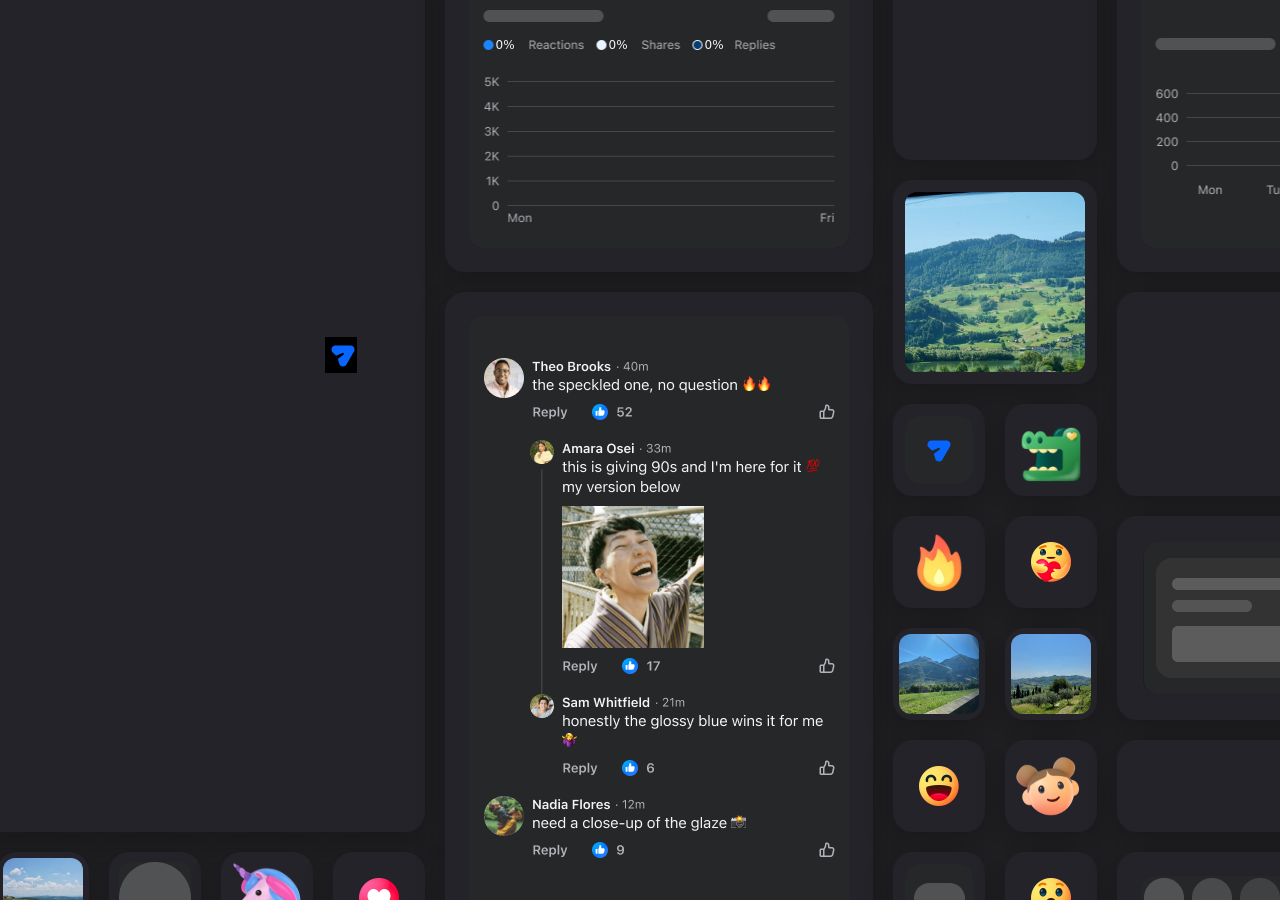
<file: wall/v15.html>
<!DOCTYPE html>
<html lang="en"><head><meta charset="utf-8">
<meta name="viewport" content="width=device-width,initial-scale=1">
<title>Story Wall v15 · Julie Torrisi-Coffey</title>
<style>
/* Story Wall v15 (dark). Rules: Story-Wall_rules.md (v15 edits 11/11).
   v15: no empty boxes (every cell holds a real piece: glimmers, Julie's July landscapes, icons, stickers), glimmers loop where a box shows only the glimmer,
   Eduardo picks Love, Julie turns the switch on, Time in comments fills bar by bar, the paper-plane send icon replaces the thumbs-up, the brand bento is back,
   app icons sit together in two small containers, the hanging post has its meta beside the name.
   v14: glimmers show from the moment a tile arrives (and on the first frame), three tiles build at once, cursors show first names, looping tiles never touch.
   v13: every chart is its own tile in its own color (no color cycling), charts spread across the loop, at most two tiles animate at once, slower builds,
   Figma cursors from the Comments-Wall file at 1.5×, the seven Slide Reactions as small static tiles, the hanging card has no visible nail.
   9 rows · 92 px units · 20 px gaps (9b, 27). Components stay at their original size (20, 7): tiles grow, components never scale.
   The component sits on its card with the same 24 px on all four sides; clips set their own equal pad. One component set per screen (4a).
   Entry (10): shell → glow once → glimmer where Blueprint has one (21, 28) → build in pieces → hold or one slow loop. */
:root{
  --wall:#1F1E21;--tile:#24232A;--card:#252728;
  --blue:#3C88FF;--lilac:#A873FF;--mist:#B0B0C2;           /* Cadence kit (deck) */
  --ck-glow-warm:#FFB224;                                   /* rule 22: amber, rarely used. SYSTEM GAP: not in the kit yet */
  --out-bold:cubic-bezier(.2,.8,.2,1);--in-practical:cubic-bezier(.4,0,1,1);--inout-bold:cubic-bezier(.6,0,.2,1);
  --spring:cubic-bezier(.34,1.56,.64,1);
  --bp-enter:cubic-bezier(.14,1,.34,1);--bp-exit:cubic-bezier(.45,.1,.2,1)}  /* Motion.swift */
@property --ga{syntax:'<angle>';inherits:false;initial-value:0deg}
html,body{margin:0;height:100%;background:var(--wall);overflow:hidden}
#stage{position:fixed;inset:0}
#track{position:absolute;left:0;top:0;will-change:transform}
.col{position:absolute;left:0;top:0}
.t{position:absolute;border-radius:20px;background:var(--tile);box-shadow:0 10px 30px rgba(0,0,0,.22)}
/* glow: blue → lilac → mist with a rare amber stop (22); one light source, gaps on some sides; in 150 · hold 450 · out 650, drifts 40°, never loops */
.t::after{content:"";position:absolute;inset:0;border-radius:inherit;padding:1.5px;pointer-events:none;opacity:0;
  background:conic-gradient(from var(--ga),transparent 0deg 18deg,var(--blue) 48deg,var(--lilac) 92deg,var(--mist) 128deg,transparent 170deg 232deg,var(--blue) 262deg,var(--lilac) 300deg,transparent 334deg);
  -webkit-mask:linear-gradient(#000 0 0) content-box,linear-gradient(#000 0 0);-webkit-mask-composite:xor;mask-composite:exclude}
.t.warm::after{background:conic-gradient(from var(--ga),transparent 0deg 18deg,var(--blue) 48deg,var(--lilac) 92deg,var(--ck-glow-warm) 132deg,transparent 172deg 232deg,var(--blue) 262deg,var(--mist) 300deg,transparent 334deg)}
.t.glow::after{animation:glow 1250ms linear forwards}
@keyframes glow{0%{opacity:0;--ga:0deg;animation-timing-function:var(--out-bold)}12%{opacity:1}48%{opacity:1;animation-timing-function:var(--in-practical)}100%{opacity:0;--ga:40deg}}
.in{position:absolute;display:grid;place-items:center;border-radius:14px;opacity:0;clip-path:inset(0 0 100% 0 round 14px);
  transition:opacity .4s var(--out-bold),clip-path .7s var(--out-bold)}
.in.card{background:var(--card);box-shadow:0 8px 22px rgba(0,0,0,.35)}
.t.built .in,.t.loading .in{opacity:1;clip-path:inset(0 0 0 0 round 14px)}
.in.bare{clip-path:none;border-radius:0}.t.built .in.bare{clip-path:none}
.c{position:relative;display:block}
.c img,.c video{display:block}
.shadow{border-radius:14px;box-shadow:0 8px 22px rgba(0,0,0,.35);overflow:hidden}
.stack>*{opacity:0;clip-path:inset(0 100% 0 0);transition:opacity .35s var(--out-bold),clip-path .5s var(--out-bold)}
.stack>.on{opacity:1;clip-path:inset(0 0 0 0)}
.swap{position:relative}.swap>*{transition:opacity .35s var(--out-bold)}.swap>.alt{position:absolute;inset:0;opacity:0}
.swap.b>.alt{opacity:1}.swap.b>.base{opacity:0}
.pop{opacity:0;transform:scale(.55);transition:opacity .3s var(--out-bold),transform .45s var(--out-bold)}
.pop.on{opacity:1;transform:none}
.wm{background:#fff;border-radius:14px;display:grid;place-items:center}
.mo{display:grid;grid-template-columns:110px 110px 1fr;grid-template-rows:1fr 1fr;gap:8px;width:376px;height:228px}
.mo>div{border-radius:12px;overflow:hidden;display:grid;place-items:center;position:relative}
.m1{background:#0A0A0A;grid-row:1;grid-column:1}.m2{background:#0866FF;grid-row:1;grid-column:2}
.m3{background:#F0F2F5;grid-row:1/3;grid-column:3}
.m4{grid-column:1/3;grid-row:2;background:#0866FF;background-image:radial-gradient(rgba(255,255,255,.35) 1.4px,transparent 1.6px);background-size:16px 16px}
.mo .p{opacity:0;transform:scale(.6);transition:opacity .3s var(--out-bold),transform .45s var(--out-bold)}.mo .p.on{opacity:1;transform:none}
/* count-ups: covers sit over the exported digits while the live number counts, then lift to show the real pixels */
.cv{position:absolute;background:var(--card);font-variant-numeric:tabular-nums;white-space:nowrap;
  font-family:-apple-system,"SF Pro Text","SF Pro",system-ui,sans-serif}
/* count-up variant "tick" (23): +1 rolls the digits up, old value out the top, new value in from below */
.tick{position:absolute;background:var(--card);overflow:hidden;font:400 15px/17px -apple-system,"SF Pro Text","SF Pro",system-ui,sans-serif;color:rgb(176,179,184);font-variant-numeric:tabular-nums;--tx:0px;--ty:0px}
.tick>i{display:block;font-style:normal;height:17px;padding-left:2px;transform:translate(var(--tx),var(--ty));transition:transform .3s var(--bp-enter)}
.tick.go{--ty:-17px}.tick.mv{--tx:16px}
.wave{position:absolute;left:109px;top:36px;width:226px;height:23px;background:#0C5CFF;opacity:0;transition:opacity .15s}
.wave.on{opacity:1}.wave>img{position:absolute;left:0;top:0;opacity:0;transition:opacity .09s linear}.wave>img.on{opacity:1}
.rpop{position:absolute;pointer-events:none;width:44px;height:44px;opacity:0}
.rpop.go{animation:rpop 1.1s var(--spring) forwards}
@keyframes rpop{0%{opacity:0;transform:translate(-50%,0) scale(.3)}25%{opacity:1;transform:translate(-50%,-26px) scale(1.15)}70%{opacity:1;transform:translate(-50%,-34px) scale(1)}100%{opacity:0;transform:translate(-50%,-44px) scale(.9)}}
/* cursors: one at a time, slow enough to read (16) */
.cur{position:fixed;left:0;top:0;z-index:50;pointer-events:none;will-change:transform}
/* Comments-Wall Figma cursor (Cursor · Name, 15:4787 …) at 1.5×: arrow 26 → 39 (svg 29.9 → 44.8), label pill 38 → 57, 12 → 18 radius, Inter Semi Bold 20 → 30 */
.cur img{position:absolute;left:0;top:0;width:44.8px;height:44.7px;display:block;filter:drop-shadow(0 3px 6px rgba(0,0,0,.35));transition:transform .14s;transform-origin:8px 7px}
.cur.press img{transform:scale(.82)}
.cur b{position:absolute;left:37.5px;top:37.5px;height:57px;box-sizing:border-box;padding:10.5px 15px;border-radius:18px;font:600 30px/36px Inter,-apple-system,"SF Pro",system-ui,sans-serif;color:#fff;white-space:nowrap}
.cur i{position:absolute;left:-12px;top:-13px;width:40px;height:40px;border-radius:50%;border:3px solid var(--cc);opacity:0}
.cur i.go{animation:ring .5s var(--out-bold)}@keyframes ring{0%{opacity:.9;transform:scale(.3)}100%{opacity:0;transform:scale(1.8)}}
/* Blueprint glimmer: pulses until the real component resolves */
.gl{animation:glp 1.1s cubic-bezier(.45,0,.55,1) infinite alternate}@keyframes glp{from{opacity:1}to{opacity:.45}}
/* v15 bento (brand board): care · f · rock-on · like · fa */
.bo{display:grid;grid-template-columns:96px 96px 172px;grid-template-rows:96px 64px 92px;gap:8px;width:380px;height:268px}
.bo>div{border-radius:12px;overflow:hidden;display:grid;place-items:center;position:relative}
.b1{background:#0A0A0A;grid-row:1;grid-column:1}.b2{background:#fff;grid-row:1;grid-column:2}.b3{background:#F0F2F5;grid-row:1/3;grid-column:3}
.b4{grid-column:1/3;grid-row:2/4;background:#0866FF;background-image:radial-gradient(rgba(255,255,255,.35) 1.4px,transparent 1.6px);background-size:16px 16px}
.b5{grid-column:3;grid-row:3;background:#0866FF}
.b5 i{position:absolute;left:-14px;top:-30px;width:512px;height:92px;background:#fff;-webkit-mask:url(v9/wordmark-xl.png) 0 0/512px 92px no-repeat;mask:url(v9/wordmark-xl.png) 0 0/512px 92px no-repeat;transform:scale(1.9);transform-origin:0 0}
.bo .p{opacity:0;transform:scale(.6);transition:opacity .3s var(--out-bold),transform .45s var(--out-bold)}.bo .p.on{opacity:1;transform:none}
.apps{display:grid;grid-template-columns:80px 80px;gap:12px}
.photo{border-radius:12px;display:block}
.ico{display:flex;align-items:center;justify-content:center;gap:22px;height:100%}
.gsw>.base{display:grid;align-items:center;height:100%}
/* chart tiles: one tile per chart component, its color styles take turns in place (4a) */
.cst{position:absolute;left:50%;top:50%;transform:translate(-50%,-50%);opacity:0;transition:opacity .15s var(--bp-exit)}
.cst.on{opacity:1;transition:opacity .28s var(--bp-enter) .15s}
.ov{position:absolute;inset:0}
.sw8{position:absolute}
.glh{position:absolute;left:0;top:0;width:375px;height:40px;background:var(--card);transition:opacity .28s var(--bp-enter)}   /* opaque under the pulse so the real header never shows through */
.glh.off{opacity:0!important;animation:none}
/* Blueprint pressed state (Pressed State page): "Non Media Pressed on Dark" white 30% overlay, FDSButton scale .97, 100 ms in (15) */
.bpress{position:absolute;border-radius:8px;transition:transform .1s var(--bp-enter)}
.bpress::after{content:"";position:absolute;inset:0;border-radius:inherit;background:rgba(255,255,255,.3);opacity:0;transition:opacity .1s var(--bp-enter)}
.bpress.down{transform:scale(.97)}.bpress.down::after{opacity:1}
.bpress.light::after{background:rgba(70,72,75,.15)}      /* "Non Media Pressed" #46484B 15% on light surfaces (mic) */
.bpress.ghost{background:none}
/* v15: the card shows behind a pressed button as it shrinks, so its edges never double up (Jeremy's tap on View, 11/11) */
.t.loading:not(.built) .chart .cst[data-i="0"]{opacity:1}.t:not(.built) .chart .ov{visibility:hidden}.t:not(.built) .chart .cv{color:transparent}   /* v15: a chart waiting its turn shows its empty state and header glimmer, never a blank card */
.bunder{position:absolute;background:#333334;border-radius:8px;opacity:0}.bunder:has(+ .bpress.down){opacity:1}
.pressable{transition:transform .1s var(--bp-enter)}.pressable.down{transform:scale(.97)}
/* reaction picker: Julie's prototype spec (FDSReactionBar.swift) in dark mode */
.rx{position:relative;width:334px;height:200px}
.ufiw{position:absolute;left:0;bottom:0;width:186px;height:44px}
.ufiw img{position:absolute;left:0;top:0;transition:opacity .28s var(--bp-enter)}
.ufiw .haha{opacity:0}.rx.sel .ufiw .haha{opacity:1}.rx.sel .ufiw .def{opacity:0}
.uprs{position:absolute;left:2.5px;top:4px;width:76px;height:36px;border-radius:8px;background:rgba(255,255,255,.3);opacity:0;transition:opacity .1s var(--bp-enter)}
.rx.pr .uprs{opacity:1}
.dock{position:absolute;left:2.5px;bottom:48px;display:flex;align-items:flex-end;gap:6px;padding:6px;height:40px;background:#333334;box-shadow:inset 0 0 0 1px rgba(255,255,255,.05),0 2px 8px rgba(0,0,0,.1);border-radius:999px;
  transform-origin:24px 100%;opacity:0;transform:scale(.8);transition:opacity .2s var(--bp-enter),transform .2s var(--bp-enter),height .28s var(--bp-enter)}
.rx.open .dock{opacity:1;transform:none}
.rx.closing .dock{transition:opacity .15s var(--bp-exit),transform .15s var(--bp-exit)}
.rx.hi .dock{height:34px}
.ri{position:relative;width:40px;height:40px;flex:none;transition:width .28s var(--bp-enter),height .28s var(--bp-enter)}
.ri img{position:absolute;left:50%;bottom:0;width:100%;height:auto;transform:translateX(-50%);transition:width .28s var(--bp-enter),bottom .28s var(--bp-enter)}
.ri b{position:absolute;left:50%;bottom:126px;transform:translateX(-50%) scale(.6);opacity:0;white-space:nowrap;padding:6px 8px;border-radius:999px;background:rgba(0,0,0,.8);color:#fff;font:600 13px/1 -apple-system,"SF Pro Text","SF Pro",system-ui,sans-serif;transition:opacity .28s var(--bp-enter),transform .28s var(--bp-enter)}
.rx.hi .ri{width:34px;height:34px}
.rx.hi .ri.h{width:80px;height:34px}
.ri.h img{width:80px!important;bottom:40px}
.ri.h b{opacity:1;transform:translateX(-50%) scale(1)}
/* star rating (12): each star fills in, grows slightly, settles back to its original size */
.star{position:relative;width:175px;height:55px}
.star .sx{position:absolute;width:16px;height:16px;opacity:0;transform:scale(.4)}
.star .sx.on{animation:sfill .52s var(--bp-enter) forwards}
@keyframes sfill{0%{opacity:0;transform:scale(.4)}55%{opacity:1;transform:scale(1.18)}100%{opacity:1;transform:scale(1)}}
.star .sfull{position:absolute;left:0;top:0;opacity:0;transition:opacity .2s var(--bp-enter)}.star.done .sfull{opacity:1}
/* bling string (30): one of the seven reactions joins the cluster with a pop, the count ticks up */
.bl{position:relative;width:375px;height:36px}
.bl>img{position:absolute;left:0;top:0;transition:opacity .15s var(--bp-exit)}
.bl .bf{opacity:0}.bl.fin .bf{opacity:1}
.bpop{position:absolute;left:44px;top:10px;width:16px;height:16px;opacity:0;transform:scale(.3)}
.bpop.go{animation:bpop .6s var(--spring) forwards}
@keyframes bpop{0%{opacity:0;transform:scale(.3)}60%{opacity:1;transform:scale(1.25)}100%{opacity:1;transform:scale(1)}}
/* hanging card (3): the post swings as if from a nail just above it; the nail is never shown (11/10) */
.hang{position:relative;width:295px;height:477px;transform-origin:50% -36px}
.hang img{position:absolute;left:0;top:0;border-radius:12px;box-shadow:0 12px 28px rgba(0,0,0,.45)}
.hang.go{animation:swing 1.6s linear forwards}
@keyframes swing{0%{transform:rotate(0)}14%{transform:rotate(3deg)}36%{transform:rotate(-2.1deg)}56%{transform:rotate(1.2deg)}74%{transform:rotate(-.5deg)}88%{transform:rotate(.18deg)}100%{transform:rotate(0)}}
.dark-ph video{filter:invert(1) hue-rotate(180deg)}       /* 18: dark-mode placeholder until Julie's new keyboard recording */
@media (prefers-reduced-motion:reduce){.t.glow::after{animation:none}.hang.go{animation:none}}
</style></head><body><div id="stage"><div id="track"></div></div>
<script>
const SPEED_H=0.06,U=92,G=20,ROWS=9,PAD=24;
const V='v9/',V11='v11/',V12='v12/',V15='v15/',BP='bp/',FB='../img/fb/';
const px=n=>n*U+(n-1)*G;                       /* units → px: 1=92 2=204 3=316 4=428 5=540 6=652 7=764 8=876 9=988 */
const img=(s,w,h,cls='',st='')=>`<img class="${cls}" src="${s}" width="${w}" height="${h}" style="${st}" alt="">`;
/* clips: the box crops the video at its native pixels so the tile keeps equal padding; nothing scales */
const vid=(s,w,h,extra='',attr='')=>`<div style="position:relative;width:${w}px;height:${h}px;overflow:hidden;border-radius:14px" class="vbox" ${attr}><video src="${s}" style="position:absolute;left:50%;top:50%;transform:translate(-50%,-50%);object-fit:none" muted playsinline loop preload="auto"></video>${extra}</div>`;

/* Chart styles from the Blueprint Data page, dark mode, recolored with Blueprint data-viz colors (8–11). */
const NL=(s,x,y,w,h,fs,c,al='left',fw=400)=>({s,x,y,w,h,fs,c,al,fw});
const HI='242,244,247',LO='176,179,184';
const GROUPS=[[36,85],[105,155],[175,225],[245,295],[315,364]];
const DONUT_N=[
 [['61%',105.5,103,30,11,'R'],['4,218',103.5,122,32,8,'R'],['39%',239.5,103,33,11],['2,697',239.5,122,33,8]],
 [['58%',102.5,111,33,11,'R'],['42%',239.5,111,33,11]],
 [['67%',139.5,177,32,11,'R'],['8,312',140.5,196,31,8,'R'],['33%',203.5,177,33,11],['4,094',203.5,196,34,8]],
 [['54%',138.5,177,33,11,'R'],['46%',203.5,177,33,11]],
 [['52%',77,177,32,11],['3,604',77,196,34,8],['31%',154,177,30,11],['2,149',154,196,32,8],['17%',243,177,29,11],['1,178',243,196,29,8]],
 [['48%',86.5,177,33,11],['37%',163.5,177,32,11],['15%',240.5,177,30,11]]];
const DH=[189,189,245,229,245,229];
const PBC_V=[['1,284','742','391','126','48'],['2,316','1,408','655','212'],['918','436','87'],['4,120','2,765'],['1,873'],['151','49','22','9','5'],['212','88','31','12'],['97','40','13'],['64','19'],['38']];
const PBC_H=[127,104,81,58,35,127,104,81,58,35];
const CH={
 bars:[
  ...[[248,216,[['40%',26,27],['43%',139,27],['17%',235,24]]],[204,172,[['40%',26,27],['44%',125,27],['16%',224,25]]],[228,196,[['44%',26,27],['36%',111,27],['20%',210,26]]]].map(([h,base,leg],i)=>(
   {img:V12+'bar-'+i+'.png',e:V12+'bar-'+i+'-e.png',w:375,h,hdr:1,rv:GROUPS.map(([a,b])=>({t:'up',x0:a,x1:b,y0:88,y1:base})),n:leg.map(([s,x,w])=>NL(s,x,51,w,8,12,HI))})),
  {img:V12+'bar-3.png',e:V12+'bar-3-e.png',w:375,h:210,hdr:1,rv:[107,149,191].map(y=>({t:'lr',x0:12,x1:276,y0:y,y1:y+11})),
   n:[NL('48%',26,51,27,8,12,HI),NL('33%',129,51,27,8,12,HI),NL('19%',235,51,25,8,12,HI),{...NL('12,480',291,107,48,11,15,HI,'right'),r:0},{...NL('10,215',292,149,45,11,15,HI,'right'),r:1},{...NL('8,532',291,191,40,11,15,HI,'right'),r:2}],seq:1}],
 pbc:PBC_V.map((vals,i)=>({img:V12+'pbc-'+i+'.png',e:V12+'pbc-'+i+'-e.png',w:375,h:PBC_H[i],rv:vals.map((v,r)=>({t:'lr',x0:77,x1:310,y0:13+23*r,y1:22+23*r})),
   n:vals.map((v,r)=>NL(v,318,12+23*r,44,12,15,LO,'right'))})),
 line:[[36,327],[43,320],[36,327],[43,320],[43,320],[44,319]].map(([x,w],i)=>({img:V12+'line-'+i+'.png',e:V12+'line-'+i+'-e.png',w:375,h:192,hdr:1,rv:[{t:'lr',x0:x-4,x1:x+w+4,y0:56,y1:152}],n:[]})),
 donutc:DONUT_N.map((ns,i)=>({img:V12+'donut-'+i+'.png',e:V12+'donut-'+i+'-e.png',w:375,h:DH[i],hdr:1,rv:[{t:'sweep',x0:147,y0:85,x1:228,y1:166}],
   n:ns.map(([s,x,y,w,h,al])=>NL(s,x,y,w,h,h>9?15:12,h>9?HI:LO,al?'right':'left'))})),
};
/* v13: one chart per tile, one color per tile; neighbouring charts never share a color (11/10) */
const ONE={barsA:['bars',0],lineA:['line',3],pbcA:['pbc',0],donutA:['donutc',1],barsB:['bars',3],lineB:['line',2],pbcB:['pbc',6],donutB:['donutc',5]};   /* v14: horizontal bar and side-legend donut back on the wall */
for(const [k,[f,i]] of Object.entries(ONE))CH[k]=[CH[f][i]];
const chartHTML=k=>{const S=CH[k],W=Math.max(...S.map(s=>s.w)),H=Math.max(...S.map(s=>s.h));
 return `<div class="chart" data-ch="${k}" style="position:relative;width:${W}px;height:${H}px">${S.map((s,i)=>`<div class="cst" data-i="${i}" style="width:${s.w}px;height:${s.h}px">${img(s.e,s.w,s.h)}
  ${s.rv.map((r,j)=>r.t==='sweep'?`<div class="ov sw8" data-j="${j}" style="left:${r.x0}px;top:${r.y0}px;width:${r.x1-r.x0}px;height:${r.y1-r.y0}px;background:url(${s.img}) -${r.x0}px -${r.y0}px no-repeat"></div>`:`<div class="ov" data-j="${j}" style="background:url(${s.img}) no-repeat"></div>`).join('')}
  ${s.n.map(n=>`<div class="cv" data-count="${n.s}"${n.r!=null?` data-r="${n.r}"`:''} style="left:${n.x-2}px;top:${n.y-3}px;width:${n.w+4}px;height:${n.h+6}px;text-align:${n.al};font:${n.fw} ${n.fs}px/${n.h+6}px -apple-system,'SF Pro Text',system-ui,sans-serif;color:rgb(${n.c})">${n.s}</div>`).join('')}
  ${s.hdr?`<div class="glh">${img(V12+'uh-g.png',375,40,'gl')}</div>`:''}</div>`).join('')}</div>`};
const RX=['like','love','support','haha','wow','sad','angry'],RXT=['Like','Love','Care','Haha','Wow','Sad','Angry'];
/* glimmer → component (21, 28): Blueprint's own glimmer pulses, then the real component resolves in place */
const gsw=(g,gw,gh,r,rw,rh,align='center')=>`<div class="swap gsw" style="width:${rw}px;height:${rh}px"><div class="base" style="justify-items:${align}">${img(g,gw,gh,'gl')}</div><div class="alt">${img(r,rw,rh)}</div></div>`;

/* Content. key: {h, u:[w,h] units, set: Blueprint component set (4a), b: build, pad, bg: card|white|none, fam: never on screen with the same fam (6)} */
const C={
 thread:{u:[4,6],set:'Comment',b:'stack',bg:'card',h:`<div class="stack" style="position:relative;width:375px">${[1,2,3,4].map(i=>img((i===3?V15:V12)+'r'+i+'.png',375,[82,254,102,82][i-1])).join('')}
   <svg class="tl" width="60" height="110" style="position:absolute;left:0;top:0;pointer-events:none;opacity:0;transition:opacity .35s var(--out-bold)"><path d="M31.25 44 V83 Q31.25 94 42.25 94 H56" fill="none" stroke="#3E4042" stroke-width="1.5"/></svg>
   <div class="bpress ghost" data-press="like" style="left:114px;top:42px;width:28px;height:24px"></div></div>`},
 barsA:{u:[4,3],set:'Bar chart · blue',b:'chart',bg:'card',h:chartHTML('barsA'),fam:'bar'},
 barsB:{u:[4,3],set:'Bar chart · horizontal, purple',b:'chart',bg:'card',h:chartHTML('barsB'),fam:'bar'},
 pbcA:{u:[4,2],set:'Progress Bar Chart · blue',b:'chart',bg:'card',h:chartHTML('pbcA'),fam:'pbc'},
 pbcB:{u:[4,2],set:'Progress Bar Chart · star rating',b:'chart',bg:'card',h:chartHTML('pbcB'),fam:'pbc'},
 lineA:{u:[4,3],set:'Line chart · green',b:'chart',bg:'card',h:chartHTML('lineA'),fam:'line'},
 lineB:{u:[4,3],set:'Line chart · teal',b:'chart',bg:'card',h:chartHTML('lineB'),fam:'line'},
 donutA:{u:[4,3],set:'Donut Chart · 2 points side, orange',b:'chart',bg:'card',h:chartHTML('donutA'),fam:'donut'},
 donutB:{u:[4,3],set:'Donut Chart · pink',b:'chart',bg:'card',h:chartHTML('donutB'),fam:'donut'},
 ufi:{u:[4,3],set:'Responsive post footer (UFI) + reaction picker (Love)',b:'ufi',bg:'card',h:`<div class="rx"><div class="dock">${RX.map((r,i)=>`<div class="ri" data-r="${i}"><b>${RXT[i]}</b>${img(V11+'rx/'+r+'.png',40,40)}</div>`).join('')}</div>
   <div class="ufiw">${img(V11+'ufi.png',186,44,'def')}${img(V15+'ufi-love.png',186,44,'haha')}<div class="uprs"></div></div></div>`},
 bling:{u:[4,1],set:'Bling Bar + Inline Reactions',b:'bling',bg:'card',h:`<div class="bl">${img(V12+'bling-0-b.png',375,36,'bb')}${img(V12+'bling-0-f.png',375,36,'bf')}<div class="bpop"></div><div class="tick" style="left:46px;top:9.5px;width:50px;height:17px"><i>214</i><i>215</i></div></div>`},
 pill:{u:[4,1],set:'Tab bar (pill)',bg:'none',pad:16,h:`<div class="swap" data-act="pill" style="border-radius:999px">${img(V+'pill-home.png',376,60,'base')}${img(V+'pill-market.png',376,60,'alt')}<div class="bpress" data-press="tab" style="left:194px;top:8px;width:44px;height:44px;border-radius:50%"></div></div>`},
 cmp:{u:[4,2],set:'Composer',b:'type',bg:'card',h:`<div style="position:relative;width:375px;height:56px">${img(V+'cmp.png',375,56)}<div class="typecover" style="position:absolute;background:#3B3D3E;left:22px;top:14px;width:216px;height:28px"></div></div>`},
 ntf:{u:[4,2],set:'Notification Cell',b:'stack',bg:'card',h:`<div class="stack">${img(V+'ntf.png',375,96)}</div>`},
 fp:{u:[4,1],set:'Context Row (+ its glimmer)',b:'gsw',bg:'card',h:gsw(V11+'glim-ctxrow.png',375,36,V+'fp.png',375,36)},
 facepile:{u:[4,1],set:'Facepile (+ Facepile_Glimmer)',b:'gsw',bg:'card',h:gsw(V12+'facepile-g.png',136,40,V12+'facepile.png',375,40,'start')},
 listcell:{u:[4,2],set:'List Cell (+ List cell_Glimmer)',b:'gsw',bg:'card',h:gsw(V12+'listcell-g.png',375,48,V12+'listcell.png',375,76)},
 media:{u:[4,3],set:'Media Tile (+ Media Tile Glimmer) · Julie\'s July landscapes',b:'gsw',bg:'card',h:gsw(V12+'media-g.png',375,248,V15+'media15.png',375,247)},
 glim:{u:[4,2],set:'Contextual Message (+ its Glimmer)',b:'glim',bg:'none',pad:19,h:`<div class="swap glim" style="width:383px;height:165px" data-act="ctx"><div class="base" style="display:grid;place-items:center;height:165px">${img(V+'glim-ctx.png',375,102,'shadow gl')}</div><div class="alt">${img(V+'ctx.png',383,165)}<div class="bunder" style="left:28px;top:99px;width:327px;height:36px"></div><div class="bpress" style="left:28px;top:99px;width:327px;height:36px;background:url(${V}ctx.png) -28px -99px"></div></div></div>`},
 star:{u:[3,2],set:'Star Rating Display',b:'star',bg:'card',h:`<div class="star">${img(V12+'star-0.png',175,55)}${[0,1,2,3,4].map(j=>`<div class="sx" style="left:${20*j}px;top:22px;background:url(${V12}star-5.png) -${20*j}px -22px"></div>`).join('')}
   <div class="cv" data-count="5.0" style="left:102px;top:21px;width:28px;height:18px;font:400 15px/18px -apple-system,'SF Pro Text',system-ui,sans-serif;color:rgb(${HI})">5.0</div>${img(V12+'star-5.png',175,55,'sfull')}</div>`},
 hang:{u:[4,5],set:'Post (Julie prototype) · hanging card',b:'hang',bg:'none',h:`<div class="hang">${img(V15+'hang-post.png',295,477)}</div>`},
 wm:{u:[4,2],set:'brand: wordmark',bg:'white',fam:'fbmark',h:img(BP+'fb-wordmark.png',240,43)},
 mosaic:{u:[4,3],set:'brand: bento in a bento',b:'mosaic',bg:'none',h:`<div class="mo"><div class="m1">${img(FB+'care-still.webp',56,56,'p')}</div><div class="m2">${img(FB+'badge-chat.webp',96,96,'p')}</div><div class="m3">${img(FB+'like-still.webp',96,96,'p')}</div><div class="m4">${img(FB+'rock-on-still.webp',100,100,'p')}</div></div>`},
 voice:{u:[5,2],set:'Messenger composer · talk to text (Julie prototype)',fam:'msgr',b:'voice',bg:'white',h:vid('clips/voice3.mp4',444,72,`<div class="wave">${['quiet','speech','loud'].map(n=>img(BP+'wbar-'+n+'.png',226,23)).join('')}</div><div style="position:absolute;left:398px;top:28px;width:36px;height:36px;background:#fff;display:grid;place-items:center">${img(V15+'send-filled-24.png',24,24)}</div><div class="bpress light" data-press="mic" style="left:160px;top:31px;width:36px;height:36px;border-radius:50%"></div>`,'data-hold="1"')},
 keys:{u:[5,8],set:'Messenger composer · keyboard (placeholder, dark)',fam:'msgr',bg:'none',pad:68,cls:'dark-ph',h:vid('clips/keys-ns.mp4',404,740,`<div style="position:absolute;left:372px;top:313px;width:36px;height:36px;background:#000;display:grid;place-items:center">${img(V15+'send-filled-24.png',24,24)}</div>`)},
 b1:{u:[4,4],set:'brand clip',bg:'none',pad:26,h:vid('clips/brand-1.mp4',376,376)},
 b2:{u:[5,3],set:'brand clip',bg:'none',pad:44,h:vid('clips/brand-2.mp4',452,228)},
 bheart:{u:[5,3],set:'brand clip',bg:'none',h:vid('clips/burst-heart.mp4',492,268)},
 bwow:{u:[5,4],set:'brand clip',bg:'none',h:vid('clips/burst-wow.mp4',492,380)},
 brain:{u:[5,4],set:'brand clip',bg:'none',h:vid('clips/burst-rainbow.mp4',492,380)},
 bfire:{u:[5,4],set:'brand clip',bg:'none',h:vid('clips/burst-fire.mp4',492,380)},
 blike:{u:[3,3],set:'brand clip',bg:'none',h:vid('clips/burst-like.mp4',268,268)},
 taper:{u:[2,2],set:'brand refresh tile',bg:'none',pad:12,h:vid('clips/br-taper.mp4',180,180)},
 word:{u:[2,2],set:'brand refresh tile',bg:'none',pad:12,fam:'fbmark',h:vid('clips/br-word.mp4',180,180)},
 fac:{u:[2,2],set:'brand refresh tile',bg:'none',pad:12,h:vid('clips/br-fac.mp4',180,180)},
 sw:{u:[1,1],set:'.Switch',bg:'none',pad:17,h:`<div class="swap" style="width:58px;height:44px;display:grid;place-items:center" data-act="switch"><div class="base pressable" style="display:grid;place-items:center">${img(V+'switch-off.png',58,44)}</div><div class="alt pressable" style="display:grid;place-items:center">${img(V+'switch-on.png',53,36)}</div><div class="bpress" data-press="switch" style="left:2px;top:4px;width:53px;height:36px;border-radius:999px"></div></div>`},
 ring:{u:[1,1],set:'Progress Ring',bg:'none',pad:30,h:img(V+'ring.png',32,32)},
 /* v15 (11/11): the brand bento is back (care · f · rock-on · like · fa); a full screen from the mosaic both ways round, they share stills */
 bento:{u:[4,3],set:'brand: bento board',b:'mosaic',bg:'none',h:`<div class="bo"><div class="b1">${img(FB+'care-still.webp',56,56,'p')}</div><div class="b2">${img(V15+'f-logo.png',72,72,'p')}</div><div class="b3">${img(FB+'like-still.webp',96,96,'p')}</div><div class="b4">${img(FB+'rock-on-still.webp',120,120,'p')}</div><div class="b5"><span class="p" style="position:absolute;inset:0"><i></i></span></div></div>`},
 /* app icons together in one small container (11/11) */
 appsA:{u:[2,2],set:'app',b:'apps',bg:'card',pad:12,h:`<div class="apps">${['claude','figma','cursor','xcode'].map(a=>img(BP+'app-'+a+'.png',80,80,'pop','border-radius:18px')).join('')}</div>`},
 appsB:{u:[2,2],set:'app',b:'apps',bg:'card',pad:12,h:`<div class="apps">${['testflight','simulator','terminal','slack'].map(a=>img(BP+'app-'+a+'.png',80,80,'pop','border-radius:18px')).join('')}</div>`},
 /* glimmer-only boxes (11/11): Blueprint's own glimmers, pulsing on a loop */
 gctx:{u:[4,2],set:'Contextual Message_Glimmer',b:'gonly',bg:'none',pad:26,h:img(V15+'g-ctxmsg.png',375,152,'gl shadow')},
 gaction:{u:[4,1],set:'Action cell_Glimmer',b:'gonly',bg:'none',pad:17,h:img(V15+'g-action.png',375,58,'gl shadow')},
 gbtn:{u:[4,1],set:'Button Group_Glimmer',b:'gonly',bg:'card',h:img(V15+'g-btn.png',343,36,'gl')},
 gfp:{u:[4,1],set:'Facepile_Glimmer · stack',b:'gonly',bg:'card',h:img(V15+'g-fpstack.png',328,40,'gl')},
 gtext:{u:[2,1],set:'Text Pairing_Glimmer',b:'gonly',bg:'card',pad:8,h:img(V15+'g-text.png',188,42,'gl')},
 'g-pp':{u:[1,1],set:'Profile photo_Glimmer',b:'gonly',bg:'none',pad:10,h:img(V15+'g-pp72.png',72,72,'gl','border-radius:12px')},
 'g-sw':{u:[1,1],set:'Right Add On_Glimmer · switch',b:'gonly',bg:'card',pad:12,h:img(V15+'g-switch.png',51,31,'gl')},
 'g-cib':{u:[1,1],set:'Right Add On_Glimmer · icon button',b:'gonly',bg:'card',pad:12,h:img(V15+'g-cib.png',32,32,'gl')},
 /* the send icon (11/11): outline, then it fills in; and the filled icon at 12, 16 and 24 */
 sendfill:{u:[1,1],set:'Icon · send (outline → filled)',b:'sendfill',bg:'card',pad:12,h:`<div class="swap" style="width:24px;height:24px">${img(V15+'send-outline-24.png',24,24,'base')}${img(V15+'send-filled-24.png',24,24,'alt')}</div>`},
 sendsizes:{u:[2,1],set:'Icon · send 12 · 16 · 24',b:'apps',bg:'card',pad:12,h:`<div class="ico">${[12,16,24].map(z=>img(V15+'send-filled-'+z+'.png',z,z,'pop')).join('')}</div>`},
};
/* Julie's July landscapes (no people): 2×2 photo tiles and 1×1 thumbnails, each picture used in one size only */
for(const p of ['valley','tuscany','cliffs','fjord','sunset'])C['ph-'+p]={u:[2,2],set:'photo',b:'pop',bg:'none',pad:12,h:img(V15+'photo/'+p+'-180@2x.jpg',180,180,'pop photo')};
for(const p of ['roofs','peaks','cypress','clouds'])C['ph-'+p]={u:[1,1],set:'photo',b:'pop',bg:'none',pad:6,h:img(V15+'photo/'+p+'-80@2x.jpg',80,80,'pop photo')};
/* one small tile per app (rule 5); icons are @2x exports shown at 80. Second set of four: TestFlight, Simulator, Terminal, Slack (1) */
for(const a of ['claude','figma','cursor','xcode','testflight','simulator','terminal','slack'])C['app-'+a]={u:[1,1],set:'app',b:'pop',bg:'none',pad:6,h:img(BP+'app-'+a+'.png',80,80,'pop','border-radius:18px')};
/* Slide Reactions (Comments-Wall 15:4762): the seven 40 px reactions, each its own small static tile (11/10) */
for(const r of ['like','love','haha','care','wow','sad','angry'])C['sr-'+r]={u:[1,1],set:'slide reaction',b:'pop',bg:'none',pad:26,h:img('v13/slide/'+r+'.png',40,40,'pop')};
const ST={hex:['glyph-hexstar',64],sta:['star-still',72],uni:['unicorn-still',80],croc:['croc-still',80],fire:['fire',72],wow:['wow',72],love:['love',72],check:['badge-check',64],map:['map',72],market:['glyph-market',64],aheart:['ava-heart',80],abuns:['ava-buns',80]};
for(const [k,[f,s]] of Object.entries(ST))C[k]={u:[1,1],set:'sticker',b:'pop',bg:'none',pad:(92-s)/2,h:img(FB+f+'.webp',s,s,'pop')};

/* Loop: 46 units of 9 rows. [key, x, y] in units. v15: no cell is left empty (window.__emptyTiles must be 0).
   keys ↔ voice and word ↔ wordmark sit at least one screen apart both ways round the loop (6). */
/* v14: looping tiles (videos, the bling string) never touch, not even at a corner or across the loop seam (11/10) */
/* v15 (11/11): no box is ever empty. Every cell holds a real piece; the 1×1 pieces are spread so each appears twice, half a loop apart. */
const COLS=[
 {w:5,it:[['keys',0,0]]},
 {w:4,it:[['barsA',0,0],['thread',0,3]]},
 {w:2,it:[['word',0,0],['ph-valley',0,2]]},
 {w:4,it:[['lineA',0,0],['ntf',0,3],['gctx',0,5],['bling',0,7],['facepile',0,8]]},
 {w:4,it:[['pbcA',0,0],['glim',0,2],['ufi',0,4],['pill',0,7],['fp',0,8]]},
 {w:4,it:[['donutA',0,0],['listcell',0,3],['bento',0,5]]},
 {w:5,it:[['voice',0,0],['media',0,2],['appsB',0,5],['ph-tuscany',2,5],['taper',0,7],['sendsizes',2,7],['gtext',2,8]]},
 {w:4,it:[['barsB',0,0],['hang',0,3],['gfp',0,8]]},
 {w:5,it:[['wm',0,0],['lineB',0,2],['star',0,5],['cmp',0,7]]},
 {w:5,it:[['pbcB',0,0],['gbtn',0,2],['bwow',0,3],['ph-fjord',0,7],['ph-cliffs',2,7]]},
 {w:4,it:[['donutB',0,0],['mosaic',0,3],['ph-sunset',0,6],['appsA',2,6],['gaction',0,8]]},
];
/* small pieces: placed twice, half a loop apart (rule 4); sw and ring once. EXTRA fills any cell still open, once each. */
const SMALL=['sr-like','ph-roofs','g-pp','uni','sr-love','sendfill','fire','ph-peaks','sr-haha','g-sw','croc','sr-care','ph-cypress','abuns','sr-wow','sr-sad','ph-clouds','sr-angry'];
const ONCE=['sw','ring','g-cib','sta','market','hex','love','wow','aheart','check','map'];
(()=>{const free=[];let x0=0;const cx=COLS.map(c=>{const v=x0;x0+=c.w;return v});const LW=x0,H=LW/2;
 COLS.forEach((col,ci)=>{const occ=[...Array(ROWS)].map(()=>Array(col.w).fill(0));
  for(const [k,ux,uy] of col.it){const [uw,uh]=C[k].u;for(let r=uy;r<uy+uh;r++)for(let q=ux;q<ux+uw;q++)if(r<ROWS&&q<col.w)occ[r][q]=1}
  for(let q=0;q<col.w;q++)for(let r=0;r<ROWS;r++)if(!occ[r][q])free.push({ci,q,r,x:cx[ci]+q})});
 const used=new Set(),put=(k,f)=>{used.add(f);COLS[f.ci].it.push([k,f.q,f.r])};
 const cd=(a,b)=>{const d=Math.abs(a-b)%LW;return Math.min(d,LW-d)};
 /* pair cell i with cell i+F/2 in loop order: each pair sits at least a screen apart both ways round */
 free.sort((a,b)=>a.x-b.x||a.r-b.r);const M=Math.floor(free.length/2),pairs=[];
 for(let i=0;i<M;i++)if(cd(free[i].x,free[i+M].x)>=18)pairs.push([free[i],free[i+M]]);
 SMALL.forEach((k,i)=>{const pr=pairs[i];if(!pr){console.warn('no pair for',k);return}put(k,pr[0]);put(k,pr[1])});
 /* every cell still open gets a piece shown once */
 let e=0;for(const f of free)if(!used.has(f)&&e<ONCE.length)put(ONCE[e++],f);
 window.__open=free.filter(f=>!used.has(f)).length;window.__free=free.map(f=>f.x).join(',');
})();

const track=document.getElementById('track');
const VW=()=>innerWidth,VH=()=>innerHeight;
const TOP=()=>Math.round((VH()-px(ROWS))/2);
let cols=[],loopW=0;
function makeTile(k,uw,uh){const el=document.createElement('div');el.className='t';const W=px(uw),H=px(uh);el.style.width=W+'px';el.style.height=H+'px';
 const t={k,el,w:W,h:H,state:0,gen:0};if(k){el.dataset.k=k;el.dataset.gen='0'}
 if(k){const c=C[k],p=c.pad??PAD;const inn=document.createElement('div');inn.className='in'+(c.bg==='card'?' card':'')+(c.bg==='none'?' bare':'')+(c.cls?' '+c.cls:'');
  if(c.bg==='white'){inn.classList.add('wm')}
  Object.assign(inn.style,{left:p+'px',top:p+'px',width:(W-2*p)+'px',height:(H-2*p)+'px'});
  inn.innerHTML=`<div class="c">${c.h}</div>`;el.appendChild(inn);}
 return t}
function buildLoop(){let x=0;
 for(const col of COLS){const el=document.createElement('div');el.className='col';const tiles=[];const occ=[...Array(ROWS)].map(()=>Array(col.w).fill(0));
  const place=(t,ux,uy)=>{t.el.style.left=ux*(U+G)+'px';t.el.style.top=uy*(U+G)+'px';t.ux=ux;el.appendChild(t.el);tiles.push(t)};
  for(const [k,ux,uy] of col.it){const [uw,uh]=C[k].u;for(let r=uy;r<uy+uh;r++)for(let q=ux;q<ux+uw;q++){if(r>=ROWS||q>=col.w||occ[r][q])console.warn('overlap/out',k);else occ[r][q]=1}place(makeTile(k,uw,uh),ux,uy)}
  for(let r=0;r<ROWS;r++)for(let q=0;q<col.w;q++){if(occ[r][q])continue;occ[r][q]=1;place(makeTile(null,1,1),q,r)}
  const w=px(col.w);track.appendChild(el);cols.push({el,x,w,tiles});x+=w+G}
 loopW=x}

const later=(t,ms,fn)=>{const g=t.gen;setTimeout(()=>{if(t.gen===g)fn()},ms)};
const anim=(t,dur,ease,fn)=>{const g=t.gen,t0=performance.now();return new Promise(res=>{const st=now=>{if(t.gen!==g)return res();const p=Math.min(1,(now-t0)/dur);fn(ease(p));p<1?requestAnimationFrame(st):res()};requestAnimationFrame(st)})};
const quart=p=>1-Math.pow(1-p,4);
function fmt(final,p){const m=final.match(/^(\D*)([\d,]*\.?\d+)(\D*)$/);if(!m)return final;const[,pre,num,suf]=m;
 const dec=(num.split('.')[1]||'').length,target=parseFloat(num.replace(/,/g,''));let v=Math.min(target,target*p);
 let s=v.toFixed(dec);if(num.includes(',')){const[i,d]=s.split('.');s=i.replace(/\B(?=(\d{3})+(?!\d))/g,',')+(d?'.'+d:'')}return pre+s+suf}
const setCount=(el,p)=>{el.textContent=fmt(el.dataset.count,p)};
const lift=els=>els.forEach(e=>e.style.display='none');
const COUNT_MS=1600;  /* SYSTEM GAP fallback: duration.cinematic; count tokens not in the kit yet */
const GLIM_MS=2000;   /* glimmer hold before the component resolves */

let popQ=0,popT=0;
const BUILD={
 stack(t,fast){const st=t.el.querySelector('.stack');[...st.children].filter(c=>c.tagName==='IMG').forEach((c,i)=>later(t,fast?0:i*300,()=>{c.classList.add('on');if(i===1){const l=st.querySelector('.tl');if(l)l.style.opacity=1}}))},
 pop(t,fast){const p=t.el.querySelector('.pop');const now=performance.now();if(now-popT>600)popQ=0;popT=now;const d=0;later(t,d,()=>p.classList.add('on'))},
 type(t,fast){const cv=t.el.querySelector('.typecover');if(fast){cv.style.display='none';return}
  cv.style.display='';const n=30;let i=0;const step=()=>{i++;cv.style.clipPath=`inset(0 0 0 ${Math.round(216*i/n)}px)`;if(i<n)later(t,55,step)};later(t,250,step)},
 mosaic(t,fast){const ps=[...t.el.querySelectorAll('.p')];if(fast){ps.forEach(p=>p.classList.add('on'));return}ps.forEach((p,i)=>later(t,i*300,()=>p.classList.add('on')))},
 chart(t,fast){const root=t.el.querySelector('.chart'),S=CH[root.dataset.ch],states=[...root.querySelectorAll('.cst')];let i=0;
  const show=(k,first)=>{states.forEach((e,j)=>e.classList.toggle('on',j===k));const st=states[k],s=S[k],ovs=[...st.querySelectorAll('.ov')],cvs=[...st.querySelectorAll('.cv')],gh=st.querySelector('.glh');
   const setR=(j,p)=>{const r=s.rv[j],o=ovs[j];if(r.t==='lr'){const x=r.x0+(r.x1-r.x0)*p;o.style.clipPath=`inset(${r.y0}px ${s.w-x}px ${s.h-r.y1}px ${r.x0}px)`}
     else if(r.t==='up'){const y=r.y1-(r.y1-r.y0)*p;o.style.clipPath=`inset(${y}px ${s.w-r.x1}px ${s.h-r.y1}px ${r.x0}px)`}
     else{const m=p>=1?'none':`conic-gradient(#000 ${p*360}deg, transparent ${p*360}deg)`;o.style.webkitMaskImage=m;o.style.maskImage=m}};
   cvs.forEach(c=>{c.style.display='';setCount(c,fast?1:0)});
   if(gh)gh.classList.toggle('off',fast||!first);
   if(fast){s.rv.forEach((r,j)=>setR(j,1));lift(cvs);return}
   s.rv.forEach((r,j)=>setR(j,0));
   const d0=first&&gh?GLIM_MS:0;later(t,d0,()=>{if(gh)gh.classList.add('off');
    if(s.seq){/* v15 (11/11): one bar after another; each bar's number counts up with it, the legend counts across the whole build */
     const BAR=1100,own=cvs.filter(c=>c.dataset.r!=null),rest=cvs.filter(c=>c.dataset.r==null);
     s.rv.forEach((r,j)=>later(t,j*BAR,()=>{const mine=own.filter(c=>+c.dataset.r===j);anim(t,BAR,quart,p=>{setR(j,p);mine.forEach(c=>setCount(c,p))}).then(()=>lift(mine))}));
     anim(t,BAR*s.rv.length,quart,p=>rest.forEach(c=>setCount(c,p))).then(()=>lift(rest));return}
    s.rv.forEach((r,j)=>later(t,j*300,()=>anim(t,COUNT_MS,quart,p=>setR(j,p))));
    const tot=COUNT_MS+(s.rv.length-1)*300;anim(t,tot,quart,p=>cvs.forEach(c=>setCount(c,p))).then(()=>{if(states[k].classList.contains('on'))lift(cvs)})})};
  show(0,true);if(S.length>1){const cyc=()=>{i=(i+1)%S.length;show(i,false);later(t,5200,cyc)};later(t,fast?3000:5200+GLIM_MS,cyc)}},
 ufi(t){},
 gsw(t,fast){const g=t.el.querySelector('.gsw');later(t,fast?0:2400,()=>g.classList.add('b'))},
 glim(t,fast){const g=t.el.querySelector('.glim');later(t,fast?0:2400,()=>g.classList.add('b'))},
 voice(t,fast){const v=t.el.querySelector('video'),w=t.el.querySelector('.wave'),box=t.el.querySelector('.vbox');
  /* waits on the mic (16): a cursor taps it to record; if no cursor comes, it starts by itself */
  const ready=()=>{v.pause();v.currentTime=1.6;box.dataset.wait='1'};if(v.readyState>0)ready();else v.addEventListener('loadedmetadata',ready,{once:true});
  later(t,fast?0:7000,()=>{if(box.dataset.wait==='1'){box.dataset.wait='0';v.play().catch(()=>{})}});
  if(w)wave(t,w)},
 star(t,fast){const s=t.el.querySelector('.star'),sx=[...s.querySelectorAll('.sx')],cv=s.querySelector('.cv');
  if(fast){sx.forEach(e=>{e.style.opacity=1;e.style.transform='none'});s.classList.add('done');lift([cv]);return}
  setCount(cv,0);later(t,350,()=>{sx.forEach((e,j)=>later(t,j*260,()=>e.classList.add('on')));
   anim(t,4*260+520,quart,p=>setCount(cv,p)).then(()=>{s.classList.add('done');later(t,220,()=>lift([cv]))})})},
 bling(t,fast){const b=t.el.querySelector('.bl'),bb=b.querySelector('.bb'),bf=b.querySelector('.bf'),pop=b.querySelector('.bpop'),tk=b.querySelector('.tick');let k=0;
  const run=()=>{bb.src=V12+'bling-'+k+'-b.png';bf.src=V12+'bling-'+k+'-f.png';b.classList.remove('fin');pop.classList.remove('go');tk.classList.remove('go');
   tk.style.display='';tk.classList.remove('mv');pop.style.background=`url(${V12}bling-${k}-f.png) -44px -10px`;
   later(t,700,()=>{pop.classList.add('go');tk.classList.add('mv','go');
    later(t,650,()=>{b.classList.add('fin');later(t,160,()=>{tk.style.display='none'})});
    later(t,3200,()=>{k=(k+1)%7;run()})})};
  run()},
 apps(t,fast){const ps=[...t.el.querySelectorAll('.pop')];ps.forEach((p,i)=>later(t,fast?0:i*250,()=>p.classList.add('on')))},
 gonly(t){},
 sendfill(t,fast){const w=t.el.querySelector('.swap');later(t,fast?0:1200,()=>w.classList.add('b'))},
 hang(t,fast){const h=t.el.querySelector('.hang');h.classList.remove('go');if(!fast)later(t,120,()=>h.classList.add('go'))},
};
function wave(t,w){const L=[...w.children].filter(e=>e.tagName==='IMG'),v=t.el.querySelector('video');const seq=[0,0,1,1,2,1,2,2,1,0,1,2,2,1,1,0,1,2,1,0];let j=0;
 const tick=()=>{const tm=v?v.currentTime:0,on=!v.paused&&tm>=2.4&&tm<=6.9;w.classList.toggle('on',on);if(on){const lv=seq[j++%seq.length];L.forEach((m,i)=>m.classList.toggle('on',i===lv))}later(t,150,tick)};tick()}

function reset(t){t.gen++;t.state=0;t.el.classList.remove('glow','built','warm','loading');
 t.el.querySelectorAll('.on').forEach(e=>e.classList.remove('on'));t.el.querySelectorAll('.swap').forEach(e=>e.classList.remove('b'));
 t.el.querySelectorAll('.cv').forEach(e=>{e.style.display='';e.textContent=e.dataset.count});
 const tl=t.el.querySelector('.tl');if(tl)tl.style.opacity=0;
 const cv=t.el.querySelector('.typecover');if(cv){cv.style.display='';cv.style.clipPath=''}
 t.el.querySelectorAll('video').forEach(v=>{v.pause();v.currentTime=0});
 t.el.querySelectorAll('.rx').forEach(r=>{r.className='rx';r.querySelectorAll('.ri').forEach(i=>i.classList.remove('h'))});
 t.el.querySelectorAll('.star').forEach(s=>{s.classList.remove('done');s.querySelectorAll('.sx').forEach(e=>{e.style.opacity='';e.style.transform=''})});
 t.el.querySelectorAll('.glh').forEach(g=>g.classList.remove('off'));
 t.el.dataset.gen=t.gen}
let warmN=0;
/* calm motion (11/10): at most two tiles build at the same time; the rest wait their turn in the order they arrived */
const SLOT={apps:1400,sendfill:1600,gonly:300,stack:1500,type:2000,mosaic:1200,chart:3600,gsw:2600,glim:2600,voice:600,star:2000,bling:1400,hang:1600,ufi:400};
const MAXQ=3;let active=0;const queue=[];
function pump(){while(active<MAXQ&&queue.length){const t=queue.shift();if(t.state!==1)continue;const c=C[t.k];active++;start(t);setTimeout(()=>{active--;pump()},600+(SLOT[c.b]||800))}}
function start(t){t.state=2;const e=t.el;if(++warmN%9===0)e.classList.add('warm');e.classList.add('glow');later(t,300,()=>go(t,false))}
function go(t,fast){const e=t.el,c=C[t.k];e.classList.add('built');e.querySelectorAll('.vbox:not([data-hold]) video').forEach(v=>{v.currentTime=0;v.play().catch(()=>{})});if(c.b&&BUILD[c.b])BUILD[c.b](t,fast)}
const LOADS=new Set(['gsw','glim','chart','gonly']);   /* tiles with a Blueprint glimmer show it from the moment they arrive */
function enter(t,fast){if(fast){t.state=2;go(t,true);return}if(LOADS.has(C[t.k].b))t.el.classList.add('loading');if(C[t.k].b==='pop'){start(t);return}   /* small static tiles just pop; they never hold a slot */
 t.state=1;queue.push(t);pump()}

/* cursors (16, 29): one on screen at a time, a person may come back, each action once per tile entry.
   The arrow's tip is the hit point: the cursor is placed so the tip lands on the control's centre. */
const TIP=[8,7];   /* tip of the Figma arrow at 1.5× */
const PEOPLE={julie:['Julie','#1ABCFE'],adam:['Adam','#A259FF'],charlie:['Charlie','#FF7262'],eduardo:['Eduardo','#0ACF83'],jeremy:['Jeremy','#A259FF'],josh:['Josh','#F5B400','#1A1A1A']};
const pressFx=(el,sel,ms=260)=>{const b=el.querySelector(sel)||el.closest('.c').querySelector(sel);if(!b)return;b.classList.add('down');setTimeout(()=>b.classList.remove('down'),ms)};
const tap=(pt,fn,hold=1400)=>[{pt,dur:1800,hold,down:true,act:fn}];
const ACTS=[
 {who:'julie',find:'[data-act="switch"]',steps:el=>tap([29,22],()=>{pressFx(el,'[data-press="switch"]');el.querySelectorAll('.pressable').forEach(p=>{p.classList.add('down');setTimeout(()=>p.classList.remove('down'),200)});setTimeout(()=>el.classList.toggle('b'),120)})},
 {who:'adam',find:'.t[data-k="voice"] .vbox[data-wait="1"]',steps:el=>tap([178,49],()=>{pressFx(el,'[data-press="mic"]',300);const v=el.querySelector('video');el.dataset.wait='0';setTimeout(()=>v.play().catch(()=>{}),160)})},
 {who:'eduardo',find:'.rx',steps:el=>{const hl=i=>{el.classList.add('hi');el.querySelectorAll('.ri').forEach((r,j)=>r.classList.toggle('h',j===i))};
   const cx=i=>2.5+1+6+20+46*i,cy=200-44-4-26;
   return [{pt:[40,178],dur:1800,hold:0,down:true,act:()=>{el.classList.add('pr');setTimeout(()=>el.classList.add('open'),350)}},
     {pt:[40,178],dur:500,hold:0},
     {pt:[cx(0),cy],dur:420,hold:400,act:()=>hl(0)},
     {pt:[cx(1),cy],dur:360,hold:900,act:()=>hl(1)},
     {pt:[cx(1),cy],dur:10,hold:700,up:true,act:()=>{el.classList.add('closing','sel');el.classList.remove('open','pr','hi');setTimeout(()=>{el.classList.remove('closing');el.querySelectorAll('.ri').forEach(r=>r.classList.remove('h'))},160)}}]}},
 {who:'jeremy',find:'.glim.b .alt',steps:el=>tap([191,117],()=>pressFx(el,'.bpress',240))},
 {who:'charlie',find:'[data-act="pill"]',steps:el=>tap([216,30],()=>{pressFx(el,'[data-press="tab"]');setTimeout(()=>el.classList.toggle('b'),120)})},
 {who:'josh',find:'.t[data-k="thread"] .stack',steps:el=>tap([128,54],()=>{pressFx(el,'[data-press="like"]');const p=document.createElement('img');p.src=FB+'love.webp';p.className='rpop';p.style.left='128px';p.style.top='32px';el.appendChild(p);requestAnimationFrame(()=>p.classList.add('go'));setTimeout(()=>p.remove(),1300)})},
];
const svg=c=>`<svg viewBox="0 0 24 24"><path d="M3 2l17 9.2-7.4 1.9L9.6 20z" fill="${c}" stroke="#fff" stroke-width="1.6" stroke-linejoin="round"/></svg>`;
let actIdx=0,busy=false;
function nextCursor(){if(busy)return;
 for(let n=0;n<ACTS.length;n++){const a=ACTS[(actIdx+n)%ACTS.length];const [name,color,ink]=PEOPLE[a.who];const key='done'+a.who+((actIdx+n)%ACTS.length);
  const el=[...document.querySelectorAll(a.find)].find(e=>{const t=e.closest('.t');if(!t||!t.classList.contains('built'))return false;if(t.dataset[key]===t.dataset.gen)return false;const r=e.getBoundingClientRect();return r.left>140&&r.right<VW()-460&&r.top>60&&r.bottom<VH()-110});
  if(!el)continue;
  actIdx=(actIdx+n+1)%ACTS.length;const tile=el.closest('.t');tile.dataset[key]=tile.dataset.gen;busy=true;run(el,a.steps(el),name,color,a.who,ink);return}}
function run(el,steps,name,color,who,ink='#fff'){
 const c=document.createElement('div');c.className='cur';c.style.setProperty('--cc',color);c.innerHTML=`<img src="v13/cur/${who}.svg" alt=""><i></i><b style="background:${color};color:${ink}">${name}</b>`;document.body.appendChild(c);
 const at=pt=>{const r=el.getBoundingClientRect();return [r.left+pt[0]-TIP[0],r.top+pt[1]-TIP[1]]};
 const [fx,fy]=at(steps[0].pt);const dl=fx,dr=VW()-fx,dt=fy,db=VH()-fy,m=Math.min(dl,dr,dt,db);
 const edge=m===dl?[-520,fy]:m===dr?[VW()+60,fy]:m===dt?[fx,-140]:[fx,VH()+60];
 const ease=t=>1-Math.pow(1-t,3),easeIn=t=>t*t*t,inout=t=>t<.5?4*t*t*t:1-Math.pow(-2*t+2,3)/2;
 let si=0,t0=performance.now(),from=null,phase='move';const OUT=1400;
 function frame(now){
  if(si<steps.length){const s=steps[si];const to=at(s.pt);const f=from?at(from):edge;const e=now-t0;
   if(phase==='move'){const k=Math.min(1,e/s.dur),q=si===0?ease(k):inout(k);c.style.transform=`translate(${f[0]+(to[0]-f[0])*q}px,${f[1]+(to[1]-f[1])*q}px)`;
    if(k>=1){phase='hold';t0=now;if(s.down){c.classList.add('press');c.querySelector('i').classList.add('go')}if(s.up)c.classList.remove('press');else if(s.down&&steps.length===1)setTimeout(()=>c.classList.remove('press'),180);if(s.act)s.act()}}
   else{c.style.transform=`translate(${to[0]}px,${to[1]}px)`;if(e>=s.hold){from=s.pt;si++;t0=now;phase='move'}}
   requestAnimationFrame(frame);return}
  const e=now-t0,p=at(from),k=easeIn(Math.min(1,e/OUT));
  /* v15: leave straight out the way it came, from where the cursor is now (no hook as the wall moves under it) */
  const ex=edge[1]===fy?[edge[0],p[1]]:[p[0],edge[1]];c.style.transform=`translate(${p[0]+(ex[0]-p[0])*k}px,${p[1]+(ex[1]-p[1])*k}px)`;
  if(k<1)requestAnimationFrame(frame);else{c.remove();setTimeout(()=>{busy=false},700)}}
 requestAnimationFrame(frame)}
setInterval(nextCursor,400);

/* motion: one sheet, right to left, 0.06 screen heights a second, whole device pixels */
let x=+(new URLSearchParams(location.search).get('x')||0),last=performance.now();   /* ?x= start offset for review captures */
buildLoop();
function place(){const top=TOP();for(const c of cols)c.el.style.transform=`translate(${c.x}px,${top}px)`}
place();
for(const c of cols)for(const t of c.tiles)if(t.k){const tx=c.x-x+parseFloat(t.el.style.left);if(tx>=0&&tx+t.w<=VW())enter(t,!LOADS.has(C[t.k].b))}
function frame(now){const dt=Math.min(.25,(now-last)/1000);last=now;x+=SPEED_H*VH()*dt;
 const d=devicePixelRatio||1;track.style.transform=`translate3d(${-Math.round(x*d)/d}px,0,0)`;
 for(const c of cols){
  if(c.x+c.w-x<-40){c.x+=loopW;c.el.style.transform=`translate(${c.x}px,${TOP()}px)`;c.tiles.forEach(reset)}
  const sx=c.x-x;
  for(const t of c.tiles){if(!t.k||t.state)continue;const tx=sx+parseFloat(t.el.style.left);
   if(tx<VW()&&LOADS.has(C[t.k].b))t.el.classList.add('loading');   /* v15: a glimmer shows as soon as its box slides in */
   if(tx>=0&&tx+t.w<=VW())enter(t,false)}}
 requestAnimationFrame(frame)}
requestAnimationFrame(frame);
addEventListener('resize',place);

/* checks: 4a (each Blueprint set once in the loop), 7/20 (no component wider or taller than its tile), 6 (families a screen apart both ways) */
(()=>{const seen={},pos={},fit=[];for(const c of cols)for(const t of c.tiles)if(t.k){const s=C[t.k].set;if(C[t.k].u[0]>1&&!/sticker|app|brand clip|brand refresh|slide reaction|photo/.test(s))seen[s]=(seen[s]||0)+1;
  const inn=t.el.querySelector('.in'),cc=inn.firstElementChild.firstElementChild;if(cc){const W=cc.offsetWidth,H=cc.offsetHeight;if(W>inn.offsetWidth+1||H>inn.offsetHeight+1)fit.push([t.k,W,H,inn.offsetWidth,inn.offsetHeight])}
  const f=C[t.k].fam;if(f)(pos[f]=pos[f]||[]).push([t.k,c.x+parseFloat(t.el.style.left),t.w])}
 const dup=Object.entries(seen).filter(([,n])=>n>1);window.__components=seen;window.__fit=fit;if(dup.length)console.warn('REPEATED COMPONENT',dup);if(fit.length)console.warn('DOES NOT FIT',fit);
 const fam=[];for(const [f,L] of Object.entries(pos))for(let i=0;i<L.length;i++)for(let j=i+1;j<L.length;j++){const[a,ax,aw]=L[i],[b,bx,bw]=L[j];
  const lo=ax<bx?[ax,aw]:[bx,bw],hi=ax<bx?[bx,bw]:[ax,aw];const g1=hi[0]-(lo[0]+lo[1]),g2=loopW-(hi[0]+hi[1])+lo[0];fam.push([f,a,b,g1,g2,Math.min(g1,g2)>=VW()])}
 const LOOP=k=>/<video/.test(C[k].h)||C[k].b==='bling';const L=[];for(const c of cols)for(const t of c.tiles)if(t.k&&LOOP(t.k)){const x=c.x+parseFloat(t.el.style.left),y=parseFloat(t.el.style.top);L.push([t.k,x,y,t.w,t.h])}
 const touch=[];for(let i=0;i<L.length;i++)for(let j=i+1;j<L.length;j++){const a=L[i],b=L[j];for(const sh of [0,loopW,-loopW]){const gx=Math.max(b[1]+sh-(a[1]+a[3]),a[1]-(b[1]+sh+b[3])),gy=Math.max(b[2]-(a[2]+a[4]),a[2]-(b[2]+b[4]));if(gx<U&&gy<U)touch.push([a[0],b[0]])}}
 const pos2={};for(const c of cols)for(const t of c.tiles)if(t.k&&C[t.k].u[0]===1)(pos2[t.k]=pos2[t.k]||[]).push(c.x+parseFloat(t.el.style.left));
 const near=Object.entries(pos2).filter(([k,v])=>v.length>1&&Math.min(Math.abs(v[1]-v[0]),loopW-Math.abs(v[1]-v[0]))<VW()+U).map(([k])=>k);window.__smallNear=near;
 window.__loops=touch;window.__emptyTiles=cols.reduce((n,c)=>n+c.tiles.filter(t=>!t.k).length,0);if(touch.length)console.warn('looping tiles touch',touch);
 window.__families=fam;window.__loopW=loopW;fam.filter(r=>!r[5]).forEach(r=>console.warn('same family can share the screen',r))})();
</script></body></html>
</file>
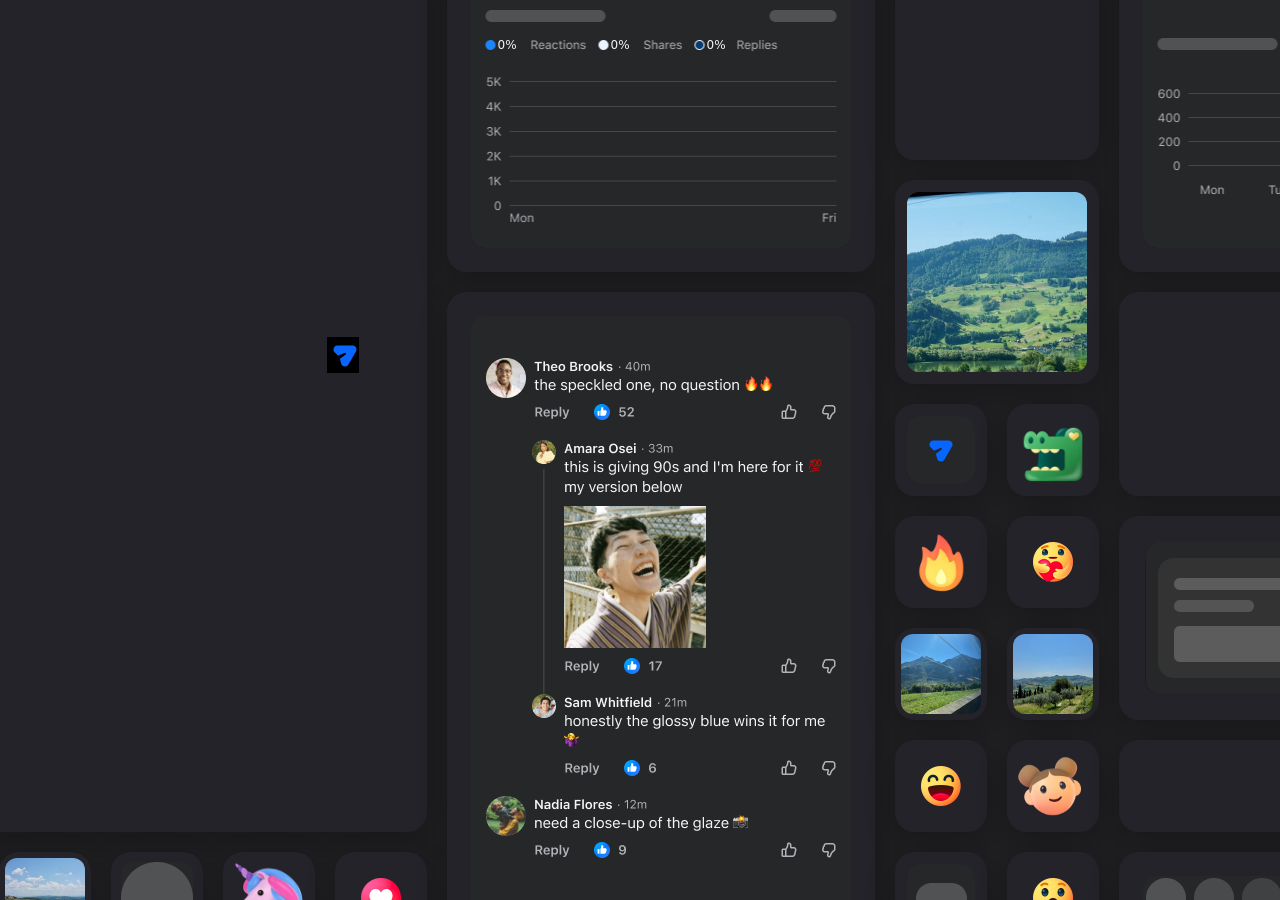
<file: wall/v16.html>
<!DOCTYPE html>
<html lang="en"><head><meta charset="utf-8">
<meta name="viewport" content="width=device-width,initial-scale=1">
<title>Story Wall v16 · Julie Torrisi-Coffey</title>
<style>
/* Story Wall v16 (dark). Rules: Story-Wall_rules.md (v16 edit 11/11: each comment shows Blueprint's Like + dislike, no cuff on the dislike).
   v15 (11/11):
   v15: no empty boxes (every cell holds a real piece: glimmers, Julie's July landscapes, icons, stickers), glimmers loop where a box shows only the glimmer,
   Eduardo picks Love, Julie turns the switch on, Time in comments fills bar by bar, the paper-plane send icon replaces the thumbs-up, the brand bento is back,
   app icons sit together in two small containers, the hanging post has its meta beside the name.
   v14: glimmers show from the moment a tile arrives (and on the first frame), three tiles build at once, cursors show first names, looping tiles never touch.
   v13: every chart is its own tile in its own color (no color cycling), charts spread across the loop, at most two tiles animate at once, slower builds,
   Figma cursors from the Comments-Wall file at 1.5×, the seven Slide Reactions as small static tiles, the hanging card has no visible nail.
   9 rows · 92 px units · 20 px gaps (9b, 27). Components stay at their original size (20, 7): tiles grow, components never scale.
   The component sits on its card with the same 24 px on all four sides; clips set their own equal pad. One component set per screen (4a).
   Entry (10): shell → glow once → glimmer where Blueprint has one (21, 28) → build in pieces → hold or one slow loop. */
:root{
  --wall:#1F1E21;--tile:#24232A;--card:#252728;
  --blue:#3C88FF;--lilac:#A873FF;--mist:#B0B0C2;           /* Cadence kit (deck) */
  --ck-glow-warm:#FFB224;                                   /* rule 22: amber, rarely used. SYSTEM GAP: not in the kit yet */
  --out-bold:cubic-bezier(.2,.8,.2,1);--in-practical:cubic-bezier(.4,0,1,1);--inout-bold:cubic-bezier(.6,0,.2,1);
  --spring:cubic-bezier(.34,1.56,.64,1);
  --bp-enter:cubic-bezier(.14,1,.34,1);--bp-exit:cubic-bezier(.45,.1,.2,1)}  /* Motion.swift */
@property --ga{syntax:'<angle>';inherits:false;initial-value:0deg}
html,body{margin:0;height:100%;background:var(--wall);overflow:hidden}
#stage{position:fixed;inset:0}
#track{position:absolute;left:0;top:0;will-change:transform}
.col{position:absolute;left:0;top:0}
.t{position:absolute;border-radius:20px;background:var(--tile);box-shadow:0 10px 30px rgba(0,0,0,.22)}
/* glow: blue → lilac → mist with a rare amber stop (22); one light source, gaps on some sides; in 150 · hold 450 · out 650, drifts 40°, never loops */
.t::after{content:"";position:absolute;inset:0;border-radius:inherit;padding:1.5px;pointer-events:none;opacity:0;
  background:conic-gradient(from var(--ga),transparent 0deg 18deg,var(--blue) 48deg,var(--lilac) 92deg,var(--mist) 128deg,transparent 170deg 232deg,var(--blue) 262deg,var(--lilac) 300deg,transparent 334deg);
  -webkit-mask:linear-gradient(#000 0 0) content-box,linear-gradient(#000 0 0);-webkit-mask-composite:xor;mask-composite:exclude}
.t.warm::after{background:conic-gradient(from var(--ga),transparent 0deg 18deg,var(--blue) 48deg,var(--lilac) 92deg,var(--ck-glow-warm) 132deg,transparent 172deg 232deg,var(--blue) 262deg,var(--mist) 300deg,transparent 334deg)}
.t.glow::after{animation:glow 1250ms linear forwards}
@keyframes glow{0%{opacity:0;--ga:0deg;animation-timing-function:var(--out-bold)}12%{opacity:1}48%{opacity:1;animation-timing-function:var(--in-practical)}100%{opacity:0;--ga:40deg}}
.in{position:absolute;display:grid;place-items:center;border-radius:14px;opacity:0;clip-path:inset(0 0 100% 0 round 14px);
  transition:opacity .4s var(--out-bold),clip-path .7s var(--out-bold)}
.in.card{background:var(--card);box-shadow:0 8px 22px rgba(0,0,0,.35)}
.t.built .in,.t.loading .in{opacity:1;clip-path:inset(0 0 0 0 round 14px)}
.in.bare{clip-path:none;border-radius:0}.t.built .in.bare{clip-path:none}
.c{position:relative;display:block}
.c img,.c video{display:block}
.shadow{border-radius:14px;box-shadow:0 8px 22px rgba(0,0,0,.35);overflow:hidden}
.stack>*{opacity:0;clip-path:inset(0 100% 0 0);transition:opacity .35s var(--out-bold),clip-path .5s var(--out-bold)}
.stack>.on{opacity:1;clip-path:inset(0 0 0 0)}
.swap{position:relative}.swap>*{transition:opacity .35s var(--out-bold)}.swap>.alt{position:absolute;inset:0;opacity:0}
.swap.b>.alt{opacity:1}.swap.b>.base{opacity:0}
.pop{opacity:0;transform:scale(.55);transition:opacity .3s var(--out-bold),transform .45s var(--out-bold)}
.pop.on{opacity:1;transform:none}
.wm{background:#fff;border-radius:14px;display:grid;place-items:center}
.mo{display:grid;grid-template-columns:110px 110px 1fr;grid-template-rows:1fr 1fr;gap:8px;width:376px;height:228px}
.mo>div{border-radius:12px;overflow:hidden;display:grid;place-items:center;position:relative}
.m1{background:#0A0A0A;grid-row:1;grid-column:1}.m2{background:#0866FF;grid-row:1;grid-column:2}
.m3{background:#F0F2F5;grid-row:1/3;grid-column:3}
.m4{grid-column:1/3;grid-row:2;background:#0866FF;background-image:radial-gradient(rgba(255,255,255,.35) 1.4px,transparent 1.6px);background-size:16px 16px}
.mo .p{opacity:0;transform:scale(.6);transition:opacity .3s var(--out-bold),transform .45s var(--out-bold)}.mo .p.on{opacity:1;transform:none}
/* count-ups: covers sit over the exported digits while the live number counts, then lift to show the real pixels */
.cv{position:absolute;background:var(--card);font-variant-numeric:tabular-nums;white-space:nowrap;
  font-family:-apple-system,"SF Pro Text","SF Pro",system-ui,sans-serif}
/* count-up variant "tick" (23): +1 rolls the digits up, old value out the top, new value in from below */
.tick{position:absolute;background:var(--card);overflow:hidden;font:400 15px/17px -apple-system,"SF Pro Text","SF Pro",system-ui,sans-serif;color:rgb(176,179,184);font-variant-numeric:tabular-nums;--tx:0px;--ty:0px}
.tick>i{display:block;font-style:normal;height:17px;padding-left:2px;transform:translate(var(--tx),var(--ty));transition:transform .3s var(--bp-enter)}
.tick.go{--ty:-17px}.tick.mv{--tx:16px}
.wave{position:absolute;left:109px;top:36px;width:226px;height:23px;background:#0C5CFF;opacity:0;transition:opacity .15s}
.wave.on{opacity:1}.wave>img{position:absolute;left:0;top:0;opacity:0;transition:opacity .09s linear}.wave>img.on{opacity:1}
.rpop{position:absolute;pointer-events:none;width:44px;height:44px;opacity:0}
.rpop.go{animation:rpop 1.1s var(--spring) forwards}
@keyframes rpop{0%{opacity:0;transform:translate(-50%,0) scale(.3)}25%{opacity:1;transform:translate(-50%,-26px) scale(1.15)}70%{opacity:1;transform:translate(-50%,-34px) scale(1)}100%{opacity:0;transform:translate(-50%,-44px) scale(.9)}}
/* cursors: one at a time, slow enough to read (16) */
.cur{position:fixed;left:0;top:0;z-index:50;pointer-events:none;will-change:transform}
/* Comments-Wall Figma cursor (Cursor · Name, 15:4787 …) at 1.5×: arrow 26 → 39 (svg 29.9 → 44.8), label pill 38 → 57, 12 → 18 radius, Inter Semi Bold 20 → 30 */
.cur img{position:absolute;left:0;top:0;width:44.8px;height:44.7px;display:block;filter:drop-shadow(0 3px 6px rgba(0,0,0,.35));transition:transform .14s;transform-origin:8px 7px}
.cur.press img{transform:scale(.82)}
.cur b{position:absolute;left:37.5px;top:37.5px;height:57px;box-sizing:border-box;padding:10.5px 15px;border-radius:18px;font:600 30px/36px Inter,-apple-system,"SF Pro",system-ui,sans-serif;color:#fff;white-space:nowrap}
.cur i{position:absolute;left:-12px;top:-13px;width:40px;height:40px;border-radius:50%;border:3px solid var(--cc);opacity:0}
.cur i.go{animation:ring .5s var(--out-bold)}@keyframes ring{0%{opacity:.9;transform:scale(.3)}100%{opacity:0;transform:scale(1.8)}}
/* Blueprint glimmer: pulses until the real component resolves */
.gl{animation:glp 1.1s cubic-bezier(.45,0,.55,1) infinite alternate}@keyframes glp{from{opacity:1}to{opacity:.45}}
/* v15 bento (brand board): care · f · rock-on · like · fa */
.bo{display:grid;grid-template-columns:96px 96px 172px;grid-template-rows:96px 64px 92px;gap:8px;width:380px;height:268px}
.bo>div{border-radius:12px;overflow:hidden;display:grid;place-items:center;position:relative}
.b1{background:#0A0A0A;grid-row:1;grid-column:1}.b2{background:#fff;grid-row:1;grid-column:2}.b3{background:#F0F2F5;grid-row:1/3;grid-column:3}
.b4{grid-column:1/3;grid-row:2/4;background:#0866FF;background-image:radial-gradient(rgba(255,255,255,.35) 1.4px,transparent 1.6px);background-size:16px 16px}
.b5{grid-column:3;grid-row:3;background:#0866FF}
.b5 i{position:absolute;left:-14px;top:-30px;width:512px;height:92px;background:#fff;-webkit-mask:url(v9/wordmark-xl.png) 0 0/512px 92px no-repeat;mask:url(v9/wordmark-xl.png) 0 0/512px 92px no-repeat;transform:scale(1.9);transform-origin:0 0}
.bo .p{opacity:0;transform:scale(.6);transition:opacity .3s var(--out-bold),transform .45s var(--out-bold)}.bo .p.on{opacity:1;transform:none}
.apps{display:grid;grid-template-columns:80px 80px;gap:12px}
.photo{border-radius:12px;display:block}
.ico{display:flex;align-items:center;justify-content:center;gap:22px;height:100%}
.gsw>.base{display:grid;align-items:center;height:100%}
/* chart tiles: one tile per chart component, its color styles take turns in place (4a) */
.cst{position:absolute;left:50%;top:50%;transform:translate(-50%,-50%);opacity:0;transition:opacity .15s var(--bp-exit)}
.cst.on{opacity:1;transition:opacity .28s var(--bp-enter) .15s}
.ov{position:absolute;inset:0}
.sw8{position:absolute}
.glh{position:absolute;left:0;top:0;width:375px;height:40px;background:var(--card);transition:opacity .28s var(--bp-enter)}   /* opaque under the pulse so the real header never shows through */
.glh.off{opacity:0!important;animation:none}
/* Blueprint pressed state (Pressed State page): "Non Media Pressed on Dark" white 30% overlay, FDSButton scale .97, 100 ms in (15) */
.bpress{position:absolute;border-radius:8px;transition:transform .1s var(--bp-enter)}
.bpress::after{content:"";position:absolute;inset:0;border-radius:inherit;background:rgba(255,255,255,.3);opacity:0;transition:opacity .1s var(--bp-enter)}
.bpress.down{transform:scale(.97)}.bpress.down::after{opacity:1}
.bpress.light::after{background:rgba(70,72,75,.15)}      /* "Non Media Pressed" #46484B 15% on light surfaces (mic) */
.bpress.ghost{background:none}
/* v15: the card shows behind a pressed button as it shrinks, so its edges never double up (Jeremy's tap on View, 11/11) */
.t.loading:not(.built) .chart .cst[data-i="0"]{opacity:1}.t:not(.built) .chart .ov{visibility:hidden}.t:not(.built) .chart .cv{color:transparent}   /* v15: a chart waiting its turn shows its empty state and header glimmer, never a blank card */
.bunder{position:absolute;background:#333334;border-radius:8px;opacity:0}.bunder:has(+ .bpress.down){opacity:1}
.pressable{transition:transform .1s var(--bp-enter)}.pressable.down{transform:scale(.97)}
/* reaction picker: Julie's prototype spec (FDSReactionBar.swift) in dark mode */
.rx{position:relative;width:334px;height:200px}
.ufiw{position:absolute;left:0;bottom:0;width:186px;height:44px}
.ufiw img{position:absolute;left:0;top:0;transition:opacity .28s var(--bp-enter)}
.ufiw .haha{opacity:0}.rx.sel .ufiw .haha{opacity:1}.rx.sel .ufiw .def{opacity:0}
.uprs{position:absolute;left:2.5px;top:4px;width:76px;height:36px;border-radius:8px;background:rgba(255,255,255,.3);opacity:0;transition:opacity .1s var(--bp-enter)}
.rx.pr .uprs{opacity:1}
.dock{position:absolute;left:2.5px;bottom:48px;display:flex;align-items:flex-end;gap:6px;padding:6px;height:40px;background:#333334;box-shadow:inset 0 0 0 1px rgba(255,255,255,.05),0 2px 8px rgba(0,0,0,.1);border-radius:999px;
  transform-origin:24px 100%;opacity:0;transform:scale(.8);transition:opacity .2s var(--bp-enter),transform .2s var(--bp-enter),height .28s var(--bp-enter)}
.rx.open .dock{opacity:1;transform:none}
.rx.closing .dock{transition:opacity .15s var(--bp-exit),transform .15s var(--bp-exit)}
.rx.hi .dock{height:34px}
.ri{position:relative;width:40px;height:40px;flex:none;transition:width .28s var(--bp-enter),height .28s var(--bp-enter)}
.ri img{position:absolute;left:50%;bottom:0;width:100%;height:auto;transform:translateX(-50%);transition:width .28s var(--bp-enter),bottom .28s var(--bp-enter)}
.ri b{position:absolute;left:50%;bottom:126px;transform:translateX(-50%) scale(.6);opacity:0;white-space:nowrap;padding:6px 8px;border-radius:999px;background:rgba(0,0,0,.8);color:#fff;font:600 13px/1 -apple-system,"SF Pro Text","SF Pro",system-ui,sans-serif;transition:opacity .28s var(--bp-enter),transform .28s var(--bp-enter)}
.rx.hi .ri{width:34px;height:34px}
.rx.hi .ri.h{width:80px;height:34px}
.ri.h img{width:80px!important;bottom:40px}
.ri.h b{opacity:1;transform:translateX(-50%) scale(1)}
/* star rating (12): each star fills in, grows slightly, settles back to its original size */
.star{position:relative;width:175px;height:55px}
.star .sx{position:absolute;width:16px;height:16px;opacity:0;transform:scale(.4)}
.star .sx.on{animation:sfill .52s var(--bp-enter) forwards}
@keyframes sfill{0%{opacity:0;transform:scale(.4)}55%{opacity:1;transform:scale(1.18)}100%{opacity:1;transform:scale(1)}}
.star .sfull{position:absolute;left:0;top:0;opacity:0;transition:opacity .2s var(--bp-enter)}.star.done .sfull{opacity:1}
/* bling string (30): one of the seven reactions joins the cluster with a pop, the count ticks up */
.bl{position:relative;width:375px;height:36px}
.bl>img{position:absolute;left:0;top:0;transition:opacity .15s var(--bp-exit)}
.bl .bf{opacity:0}.bl.fin .bf{opacity:1}
.bpop{position:absolute;left:44px;top:10px;width:16px;height:16px;opacity:0;transform:scale(.3)}
.bpop.go{animation:bpop .6s var(--spring) forwards}
@keyframes bpop{0%{opacity:0;transform:scale(.3)}60%{opacity:1;transform:scale(1.25)}100%{opacity:1;transform:scale(1)}}
/* hanging card (3): the post swings as if from a nail just above it; the nail is never shown (11/10) */
.hang{position:relative;width:295px;height:477px;transform-origin:50% -36px}
.hang img{position:absolute;left:0;top:0;border-radius:12px;box-shadow:0 12px 28px rgba(0,0,0,.45)}
.hang.go{animation:swing 1.6s linear forwards}
@keyframes swing{0%{transform:rotate(0)}14%{transform:rotate(3deg)}36%{transform:rotate(-2.1deg)}56%{transform:rotate(1.2deg)}74%{transform:rotate(-.5deg)}88%{transform:rotate(.18deg)}100%{transform:rotate(0)}}
.dark-ph video{filter:invert(1) hue-rotate(180deg)}       /* 18: dark-mode placeholder until Julie's new keyboard recording */
@media (prefers-reduced-motion:reduce){.t.glow::after{animation:none}.hang.go{animation:none}}
</style></head><body><div id="stage"><div id="track"></div></div>
<script>
const SPEED_H=0.06,U=92,G=20,ROWS=9,PAD=24;
const V='v9/',V11='v11/',V12='v12/',V15='v15/',V16='v16/',BP='bp/',FB='../img/fb/';
const px=n=>n*U+(n-1)*G;                       /* units → px: 1=92 2=204 3=316 4=428 5=540 6=652 7=764 8=876 9=988 */
const img=(s,w,h,cls='',st='')=>`<img class="${cls}" src="${s}" width="${w}" height="${h}" style="${st}" alt="">`;
/* clips: the box crops the video at its native pixels so the tile keeps equal padding; nothing scales */
const vid=(s,w,h,extra='',attr='')=>`<div style="position:relative;width:${w}px;height:${h}px;overflow:hidden;border-radius:14px" class="vbox" ${attr}><video src="${s}" style="position:absolute;left:50%;top:50%;transform:translate(-50%,-50%);object-fit:none" muted playsinline loop preload="auto"></video>${extra}</div>`;

/* Chart styles from the Blueprint Data page, dark mode, recolored with Blueprint data-viz colors (8–11). */
const NL=(s,x,y,w,h,fs,c,al='left',fw=400)=>({s,x,y,w,h,fs,c,al,fw});
const HI='242,244,247',LO='176,179,184';
const GROUPS=[[36,85],[105,155],[175,225],[245,295],[315,364]];
const DONUT_N=[
 [['61%',105.5,103,30,11,'R'],['4,218',103.5,122,32,8,'R'],['39%',239.5,103,33,11],['2,697',239.5,122,33,8]],
 [['58%',102.5,111,33,11,'R'],['42%',239.5,111,33,11]],
 [['67%',139.5,177,32,11,'R'],['8,312',140.5,196,31,8,'R'],['33%',203.5,177,33,11],['4,094',203.5,196,34,8]],
 [['54%',138.5,177,33,11,'R'],['46%',203.5,177,33,11]],
 [['52%',77,177,32,11],['3,604',77,196,34,8],['31%',154,177,30,11],['2,149',154,196,32,8],['17%',243,177,29,11],['1,178',243,196,29,8]],
 [['48%',86.5,177,33,11],['37%',163.5,177,32,11],['15%',240.5,177,30,11]]];
const DH=[189,189,245,229,245,229];
const PBC_V=[['1,284','742','391','126','48'],['2,316','1,408','655','212'],['918','436','87'],['4,120','2,765'],['1,873'],['151','49','22','9','5'],['212','88','31','12'],['97','40','13'],['64','19'],['38']];
const PBC_H=[127,104,81,58,35,127,104,81,58,35];
const CH={
 bars:[
  ...[[248,216,[['40%',26,27],['43%',139,27],['17%',235,24]]],[204,172,[['40%',26,27],['44%',125,27],['16%',224,25]]],[228,196,[['44%',26,27],['36%',111,27],['20%',210,26]]]].map(([h,base,leg],i)=>(
   {img:V12+'bar-'+i+'.png',e:V12+'bar-'+i+'-e.png',w:375,h,hdr:1,rv:GROUPS.map(([a,b])=>({t:'up',x0:a,x1:b,y0:88,y1:base})),n:leg.map(([s,x,w])=>NL(s,x,51,w,8,12,HI))})),
  {img:V12+'bar-3.png',e:V12+'bar-3-e.png',w:375,h:210,hdr:1,rv:[107,149,191].map(y=>({t:'lr',x0:12,x1:276,y0:y,y1:y+11})),
   n:[NL('48%',26,51,27,8,12,HI),NL('33%',129,51,27,8,12,HI),NL('19%',235,51,25,8,12,HI),{...NL('12,480',291,107,48,11,15,HI,'right'),r:0},{...NL('10,215',292,149,45,11,15,HI,'right'),r:1},{...NL('8,532',291,191,40,11,15,HI,'right'),r:2}],seq:1}],
 pbc:PBC_V.map((vals,i)=>({img:V12+'pbc-'+i+'.png',e:V12+'pbc-'+i+'-e.png',w:375,h:PBC_H[i],rv:vals.map((v,r)=>({t:'lr',x0:77,x1:310,y0:13+23*r,y1:22+23*r})),
   n:vals.map((v,r)=>NL(v,318,12+23*r,44,12,15,LO,'right'))})),
 line:[[36,327],[43,320],[36,327],[43,320],[43,320],[44,319]].map(([x,w],i)=>({img:V12+'line-'+i+'.png',e:V12+'line-'+i+'-e.png',w:375,h:192,hdr:1,rv:[{t:'lr',x0:x-4,x1:x+w+4,y0:56,y1:152}],n:[]})),
 donutc:DONUT_N.map((ns,i)=>({img:V12+'donut-'+i+'.png',e:V12+'donut-'+i+'-e.png',w:375,h:DH[i],hdr:1,rv:[{t:'sweep',x0:147,y0:85,x1:228,y1:166}],
   n:ns.map(([s,x,y,w,h,al])=>NL(s,x,y,w,h,h>9?15:12,h>9?HI:LO,al?'right':'left'))})),
};
/* v13: one chart per tile, one color per tile; neighbouring charts never share a color (11/10) */
const ONE={barsA:['bars',0],lineA:['line',3],pbcA:['pbc',0],donutA:['donutc',1],barsB:['bars',3],lineB:['line',2],pbcB:['pbc',6],donutB:['donutc',5]};   /* v14: horizontal bar and side-legend donut back on the wall */
for(const [k,[f,i]] of Object.entries(ONE))CH[k]=[CH[f][i]];
const chartHTML=k=>{const S=CH[k],W=Math.max(...S.map(s=>s.w)),H=Math.max(...S.map(s=>s.h));
 return `<div class="chart" data-ch="${k}" style="position:relative;width:${W}px;height:${H}px">${S.map((s,i)=>`<div class="cst" data-i="${i}" style="width:${s.w}px;height:${s.h}px">${img(s.e,s.w,s.h)}
  ${s.rv.map((r,j)=>r.t==='sweep'?`<div class="ov sw8" data-j="${j}" style="left:${r.x0}px;top:${r.y0}px;width:${r.x1-r.x0}px;height:${r.y1-r.y0}px;background:url(${s.img}) -${r.x0}px -${r.y0}px no-repeat"></div>`:`<div class="ov" data-j="${j}" style="background:url(${s.img}) no-repeat"></div>`).join('')}
  ${s.n.map(n=>`<div class="cv" data-count="${n.s}"${n.r!=null?` data-r="${n.r}"`:''} style="left:${n.x-2}px;top:${n.y-3}px;width:${n.w+4}px;height:${n.h+6}px;text-align:${n.al};font:${n.fw} ${n.fs}px/${n.h+6}px -apple-system,'SF Pro Text',system-ui,sans-serif;color:rgb(${n.c})">${n.s}</div>`).join('')}
  ${s.hdr?`<div class="glh">${img(V12+'uh-g.png',375,40,'gl')}</div>`:''}</div>`).join('')}</div>`};
const RX=['like','love','support','haha','wow','sad','angry'],RXT=['Like','Love','Care','Haha','Wow','Sad','Angry'];
/* glimmer → component (21, 28): Blueprint's own glimmer pulses, then the real component resolves in place */
const gsw=(g,gw,gh,r,rw,rh,align='center')=>`<div class="swap gsw" style="width:${rw}px;height:${rh}px"><div class="base" style="justify-items:${align}">${img(g,gw,gh,'gl')}</div><div class="alt">${img(r,rw,rh)}</div></div>`;

/* Content. key: {h, u:[w,h] units, set: Blueprint component set (4a), b: build, pad, bg: card|white|none, fam: never on screen with the same fam (6)} */
const C={
 thread:{u:[4,6],set:'Comment',b:'stack',bg:'card',h:`<div class="stack" style="position:relative;width:375px">${[1,2,3,4].map(i=>img(V16+'r'+i+'.png',375,[82,254,102,82][i-1])).join('')}
   <svg class="tl" width="60" height="110" style="position:absolute;left:0;top:0;pointer-events:none;opacity:0;transition:opacity .35s var(--out-bold)"><path d="M31.25 44 V83 Q31.25 94 42.25 94 H56" fill="none" stroke="#3E4042" stroke-width="1.5"/></svg>
   <div class="bpress ghost" data-press="like" style="left:114px;top:42px;width:28px;height:24px"></div></div>`},
 barsA:{u:[4,3],set:'Bar chart · blue',b:'chart',bg:'card',h:chartHTML('barsA'),fam:'bar'},
 barsB:{u:[4,3],set:'Bar chart · horizontal, purple',b:'chart',bg:'card',h:chartHTML('barsB'),fam:'bar'},
 pbcA:{u:[4,2],set:'Progress Bar Chart · blue',b:'chart',bg:'card',h:chartHTML('pbcA'),fam:'pbc'},
 pbcB:{u:[4,2],set:'Progress Bar Chart · star rating',b:'chart',bg:'card',h:chartHTML('pbcB'),fam:'pbc'},
 lineA:{u:[4,3],set:'Line chart · green',b:'chart',bg:'card',h:chartHTML('lineA'),fam:'line'},
 lineB:{u:[4,3],set:'Line chart · teal',b:'chart',bg:'card',h:chartHTML('lineB'),fam:'line'},
 donutA:{u:[4,3],set:'Donut Chart · 2 points side, orange',b:'chart',bg:'card',h:chartHTML('donutA'),fam:'donut'},
 donutB:{u:[4,3],set:'Donut Chart · pink',b:'chart',bg:'card',h:chartHTML('donutB'),fam:'donut'},
 ufi:{u:[4,3],set:'Responsive post footer (UFI) + reaction picker (Love)',b:'ufi',bg:'card',h:`<div class="rx"><div class="dock">${RX.map((r,i)=>`<div class="ri" data-r="${i}"><b>${RXT[i]}</b>${img(V11+'rx/'+r+'.png',40,40)}</div>`).join('')}</div>
   <div class="ufiw">${img(V11+'ufi.png',186,44,'def')}${img(V15+'ufi-love.png',186,44,'haha')}<div class="uprs"></div></div></div>`},
 bling:{u:[4,1],set:'Bling Bar + Inline Reactions',b:'bling',bg:'card',h:`<div class="bl">${img(V12+'bling-0-b.png',375,36,'bb')}${img(V12+'bling-0-f.png',375,36,'bf')}<div class="bpop"></div><div class="tick" style="left:46px;top:9.5px;width:50px;height:17px"><i>214</i><i>215</i></div></div>`},
 pill:{u:[4,1],set:'Tab bar (pill)',bg:'none',pad:16,h:`<div class="swap" data-act="pill" style="border-radius:999px">${img(V+'pill-home.png',376,60,'base')}${img(V+'pill-market.png',376,60,'alt')}<div class="bpress" data-press="tab" style="left:194px;top:8px;width:44px;height:44px;border-radius:50%"></div></div>`},
 cmp:{u:[4,2],set:'Composer',b:'type',bg:'card',h:`<div style="position:relative;width:375px;height:56px">${img(V+'cmp.png',375,56)}<div class="typecover" style="position:absolute;background:#3B3D3E;left:22px;top:14px;width:216px;height:28px"></div></div>`},
 ntf:{u:[4,2],set:'Notification Cell',b:'stack',bg:'card',h:`<div class="stack">${img(V+'ntf.png',375,96)}</div>`},
 fp:{u:[4,1],set:'Context Row (+ its glimmer)',b:'gsw',bg:'card',h:gsw(V11+'glim-ctxrow.png',375,36,V+'fp.png',375,36)},
 facepile:{u:[4,1],set:'Facepile (+ Facepile_Glimmer)',b:'gsw',bg:'card',h:gsw(V12+'facepile-g.png',136,40,V12+'facepile.png',375,40,'start')},
 listcell:{u:[4,2],set:'List Cell (+ List cell_Glimmer)',b:'gsw',bg:'card',h:gsw(V12+'listcell-g.png',375,48,V12+'listcell.png',375,76)},
 media:{u:[4,3],set:'Media Tile (+ Media Tile Glimmer) · Julie\'s July landscapes',b:'gsw',bg:'card',h:gsw(V12+'media-g.png',375,248,V15+'media15.png',375,247)},
 glim:{u:[4,2],set:'Contextual Message (+ its Glimmer)',b:'glim',bg:'none',pad:19,h:`<div class="swap glim" style="width:383px;height:165px" data-act="ctx"><div class="base" style="display:grid;place-items:center;height:165px">${img(V+'glim-ctx.png',375,102,'shadow gl')}</div><div class="alt">${img(V+'ctx.png',383,165)}<div class="bunder" style="left:28px;top:99px;width:327px;height:36px"></div><div class="bpress" style="left:28px;top:99px;width:327px;height:36px;background:url(${V}ctx.png) -28px -99px"></div></div></div>`},
 star:{u:[3,2],set:'Star Rating Display',b:'star',bg:'card',h:`<div class="star">${img(V12+'star-0.png',175,55)}${[0,1,2,3,4].map(j=>`<div class="sx" style="left:${20*j}px;top:22px;background:url(${V12}star-5.png) -${20*j}px -22px"></div>`).join('')}
   <div class="cv" data-count="5.0" style="left:102px;top:21px;width:28px;height:18px;font:400 15px/18px -apple-system,'SF Pro Text',system-ui,sans-serif;color:rgb(${HI})">5.0</div>${img(V12+'star-5.png',175,55,'sfull')}</div>`},
 hang:{u:[4,5],set:'Post (Julie prototype) · hanging card',b:'hang',bg:'none',h:`<div class="hang">${img(V15+'hang-post.png',295,477)}</div>`},
 wm:{u:[4,2],set:'brand: wordmark',bg:'white',fam:'fbmark',h:img(BP+'fb-wordmark.png',240,43)},
 mosaic:{u:[4,3],set:'brand: bento in a bento',b:'mosaic',bg:'none',h:`<div class="mo"><div class="m1">${img(FB+'care-still.webp',56,56,'p')}</div><div class="m2">${img(FB+'badge-chat.webp',96,96,'p')}</div><div class="m3">${img(FB+'like-still.webp',96,96,'p')}</div><div class="m4">${img(FB+'rock-on-still.webp',100,100,'p')}</div></div>`},
 voice:{u:[5,2],set:'Messenger composer · talk to text (Julie prototype)',fam:'msgr',b:'voice',bg:'white',h:vid('clips/voice3.mp4',444,72,`<div class="wave">${['quiet','speech','loud'].map(n=>img(BP+'wbar-'+n+'.png',226,23)).join('')}</div><div style="position:absolute;left:398px;top:28px;width:36px;height:36px;background:#fff;display:grid;place-items:center">${img(V15+'send-filled-24.png',24,24)}</div><div class="bpress light" data-press="mic" style="left:160px;top:31px;width:36px;height:36px;border-radius:50%"></div>`,'data-hold="1"')},
 keys:{u:[5,8],set:'Messenger composer · keyboard (placeholder, dark)',fam:'msgr',bg:'none',pad:68,cls:'dark-ph',h:vid('clips/keys-ns.mp4',404,740,`<div style="position:absolute;left:372px;top:313px;width:36px;height:36px;background:#000;display:grid;place-items:center">${img(V15+'send-filled-24.png',24,24)}</div>`)},
 b1:{u:[4,4],set:'brand clip',bg:'none',pad:26,h:vid('clips/brand-1.mp4',376,376)},
 b2:{u:[5,3],set:'brand clip',bg:'none',pad:44,h:vid('clips/brand-2.mp4',452,228)},
 bheart:{u:[5,3],set:'brand clip',bg:'none',h:vid('clips/burst-heart.mp4',492,268)},
 bwow:{u:[5,4],set:'brand clip',bg:'none',h:vid('clips/burst-wow.mp4',492,380)},
 brain:{u:[5,4],set:'brand clip',bg:'none',h:vid('clips/burst-rainbow.mp4',492,380)},
 bfire:{u:[5,4],set:'brand clip',bg:'none',h:vid('clips/burst-fire.mp4',492,380)},
 blike:{u:[3,3],set:'brand clip',bg:'none',h:vid('clips/burst-like.mp4',268,268)},
 taper:{u:[2,2],set:'brand refresh tile',bg:'none',pad:12,h:vid('clips/br-taper.mp4',180,180)},
 word:{u:[2,2],set:'brand refresh tile',bg:'none',pad:12,fam:'fbmark',h:vid('clips/br-word.mp4',180,180)},
 fac:{u:[2,2],set:'brand refresh tile',bg:'none',pad:12,h:vid('clips/br-fac.mp4',180,180)},
 sw:{u:[1,1],set:'.Switch',bg:'none',pad:17,h:`<div class="swap" style="width:58px;height:44px;display:grid;place-items:center" data-act="switch"><div class="base pressable" style="display:grid;place-items:center">${img(V+'switch-off.png',58,44)}</div><div class="alt pressable" style="display:grid;place-items:center">${img(V+'switch-on.png',53,36)}</div><div class="bpress" data-press="switch" style="left:2px;top:4px;width:53px;height:36px;border-radius:999px"></div></div>`},
 ring:{u:[1,1],set:'Progress Ring',bg:'none',pad:30,h:img(V+'ring.png',32,32)},
 /* v15 (11/11): the brand bento is back (care · f · rock-on · like · fa); a full screen from the mosaic both ways round, they share stills */
 bento:{u:[4,3],set:'brand: bento board',b:'mosaic',bg:'none',h:`<div class="bo"><div class="b1">${img(FB+'care-still.webp',56,56,'p')}</div><div class="b2">${img(V15+'f-logo.png',72,72,'p')}</div><div class="b3">${img(FB+'like-still.webp',96,96,'p')}</div><div class="b4">${img(FB+'rock-on-still.webp',120,120,'p')}</div><div class="b5"><span class="p" style="position:absolute;inset:0"><i></i></span></div></div>`},
 /* app icons together in one small container (11/11) */
 appsA:{u:[2,2],set:'app',b:'apps',bg:'card',pad:12,h:`<div class="apps">${['claude','figma','cursor','xcode'].map(a=>img(BP+'app-'+a+'.png',80,80,'pop','border-radius:18px')).join('')}</div>`},
 appsB:{u:[2,2],set:'app',b:'apps',bg:'card',pad:12,h:`<div class="apps">${['testflight','simulator','terminal','slack'].map(a=>img(BP+'app-'+a+'.png',80,80,'pop','border-radius:18px')).join('')}</div>`},
 /* glimmer-only boxes (11/11): Blueprint's own glimmers, pulsing on a loop */
 gctx:{u:[4,2],set:'Contextual Message_Glimmer',b:'gonly',bg:'none',pad:26,h:img(V15+'g-ctxmsg.png',375,152,'gl shadow')},
 gaction:{u:[4,1],set:'Action cell_Glimmer',b:'gonly',bg:'none',pad:17,h:img(V15+'g-action.png',375,58,'gl shadow')},
 gbtn:{u:[4,1],set:'Button Group_Glimmer',b:'gonly',bg:'card',h:img(V15+'g-btn.png',343,36,'gl')},
 gfp:{u:[4,1],set:'Facepile_Glimmer · stack',b:'gonly',bg:'card',h:img(V15+'g-fpstack.png',328,40,'gl')},
 gtext:{u:[2,1],set:'Text Pairing_Glimmer',b:'gonly',bg:'card',pad:8,h:img(V15+'g-text.png',188,42,'gl')},
 'g-pp':{u:[1,1],set:'Profile photo_Glimmer',b:'gonly',bg:'none',pad:10,h:img(V15+'g-pp72.png',72,72,'gl','border-radius:12px')},
 'g-sw':{u:[1,1],set:'Right Add On_Glimmer · switch',b:'gonly',bg:'card',pad:12,h:img(V15+'g-switch.png',51,31,'gl')},
 'g-cib':{u:[1,1],set:'Right Add On_Glimmer · icon button',b:'gonly',bg:'card',pad:12,h:img(V15+'g-cib.png',32,32,'gl')},
 /* the send icon (11/11): outline, then it fills in; and the filled icon at 12, 16 and 24 */
 sendfill:{u:[1,1],set:'Icon · send (outline → filled)',b:'sendfill',bg:'card',pad:12,h:`<div class="swap" style="width:24px;height:24px">${img(V15+'send-outline-24.png',24,24,'base')}${img(V15+'send-filled-24.png',24,24,'alt')}</div>`},
 sendsizes:{u:[2,1],set:'Icon · send 12 · 16 · 24',b:'apps',bg:'card',pad:12,h:`<div class="ico">${[12,16,24].map(z=>img(V15+'send-filled-'+z+'.png',z,z,'pop')).join('')}</div>`},
};
/* Julie's July landscapes (no people): 2×2 photo tiles and 1×1 thumbnails, each picture used in one size only */
for(const p of ['valley','tuscany','cliffs','fjord','sunset'])C['ph-'+p]={u:[2,2],set:'photo',b:'pop',bg:'none',pad:12,h:img(V15+'photo/'+p+'-180@2x.jpg',180,180,'pop photo')};
for(const p of ['roofs','peaks','cypress','clouds'])C['ph-'+p]={u:[1,1],set:'photo',b:'pop',bg:'none',pad:6,h:img(V15+'photo/'+p+'-80@2x.jpg',80,80,'pop photo')};
/* one small tile per app (rule 5); icons are @2x exports shown at 80. Second set of four: TestFlight, Simulator, Terminal, Slack (1) */
for(const a of ['claude','figma','cursor','xcode','testflight','simulator','terminal','slack'])C['app-'+a]={u:[1,1],set:'app',b:'pop',bg:'none',pad:6,h:img(BP+'app-'+a+'.png',80,80,'pop','border-radius:18px')};
/* Slide Reactions (Comments-Wall 15:4762): the seven 40 px reactions, each its own small static tile (11/10) */
for(const r of ['like','love','haha','care','wow','sad','angry'])C['sr-'+r]={u:[1,1],set:'slide reaction',b:'pop',bg:'none',pad:26,h:img('v13/slide/'+r+'.png',40,40,'pop')};
const ST={hex:['glyph-hexstar',64],sta:['star-still',72],uni:['unicorn-still',80],croc:['croc-still',80],fire:['fire',72],wow:['wow',72],love:['love',72],check:['badge-check',64],map:['map',72],market:['glyph-market',64],aheart:['ava-heart',80],abuns:['ava-buns',80]};
for(const [k,[f,s]] of Object.entries(ST))C[k]={u:[1,1],set:'sticker',b:'pop',bg:'none',pad:(92-s)/2,h:img(FB+f+'.webp',s,s,'pop')};

/* Loop: 46 units of 9 rows. [key, x, y] in units. v15: no cell is left empty (window.__emptyTiles must be 0).
   keys ↔ voice and word ↔ wordmark sit at least one screen apart both ways round the loop (6). */
/* v14: looping tiles (videos, the bling string) never touch, not even at a corner or across the loop seam (11/10) */
/* v15 (11/11): no box is ever empty. Every cell holds a real piece; the 1×1 pieces are spread so each appears twice, half a loop apart. */
const COLS=[
 {w:5,it:[['keys',0,0]]},
 {w:4,it:[['barsA',0,0],['thread',0,3]]},
 {w:2,it:[['word',0,0],['ph-valley',0,2]]},
 {w:4,it:[['lineA',0,0],['ntf',0,3],['gctx',0,5],['bling',0,7],['facepile',0,8]]},
 {w:4,it:[['pbcA',0,0],['glim',0,2],['ufi',0,4],['pill',0,7],['fp',0,8]]},
 {w:4,it:[['donutA',0,0],['listcell',0,3],['bento',0,5]]},
 {w:5,it:[['voice',0,0],['media',0,2],['appsB',0,5],['ph-tuscany',2,5],['taper',0,7],['sendsizes',2,7],['gtext',2,8]]},
 {w:4,it:[['barsB',0,0],['hang',0,3],['gfp',0,8]]},
 {w:5,it:[['wm',0,0],['lineB',0,2],['star',0,5],['cmp',0,7]]},
 {w:5,it:[['pbcB',0,0],['gbtn',0,2],['bwow',0,3],['ph-fjord',0,7],['ph-cliffs',2,7]]},
 {w:4,it:[['donutB',0,0],['mosaic',0,3],['ph-sunset',0,6],['appsA',2,6],['gaction',0,8]]},
];
/* small pieces: placed twice, half a loop apart (rule 4); sw and ring once. EXTRA fills any cell still open, once each. */
const SMALL=['sr-like','ph-roofs','g-pp','uni','sr-love','sendfill','fire','ph-peaks','sr-haha','g-sw','croc','sr-care','ph-cypress','abuns','sr-wow','sr-sad','ph-clouds','sr-angry'];
const ONCE=['sw','ring','g-cib','sta','market','hex','love','wow','aheart','check','map'];
(()=>{const free=[];let x0=0;const cx=COLS.map(c=>{const v=x0;x0+=c.w;return v});const LW=x0,H=LW/2;
 COLS.forEach((col,ci)=>{const occ=[...Array(ROWS)].map(()=>Array(col.w).fill(0));
  for(const [k,ux,uy] of col.it){const [uw,uh]=C[k].u;for(let r=uy;r<uy+uh;r++)for(let q=ux;q<ux+uw;q++)if(r<ROWS&&q<col.w)occ[r][q]=1}
  for(let q=0;q<col.w;q++)for(let r=0;r<ROWS;r++)if(!occ[r][q])free.push({ci,q,r,x:cx[ci]+q})});
 const used=new Set(),put=(k,f)=>{used.add(f);COLS[f.ci].it.push([k,f.q,f.r])};
 const cd=(a,b)=>{const d=Math.abs(a-b)%LW;return Math.min(d,LW-d)};
 /* pair cell i with cell i+F/2 in loop order: each pair sits at least a screen apart both ways round */
 free.sort((a,b)=>a.x-b.x||a.r-b.r);const M=Math.floor(free.length/2),pairs=[];
 for(let i=0;i<M;i++)if(cd(free[i].x,free[i+M].x)>=18)pairs.push([free[i],free[i+M]]);
 SMALL.forEach((k,i)=>{const pr=pairs[i];if(!pr){console.warn('no pair for',k);return}put(k,pr[0]);put(k,pr[1])});
 /* every cell still open gets a piece shown once */
 let e=0;for(const f of free)if(!used.has(f)&&e<ONCE.length)put(ONCE[e++],f);
 window.__open=free.filter(f=>!used.has(f)).length;window.__free=free.map(f=>f.x).join(',');
})();

const track=document.getElementById('track');
const VW=()=>innerWidth,VH=()=>innerHeight;
const TOP=()=>Math.round((VH()-px(ROWS))/2);
let cols=[],loopW=0;
function makeTile(k,uw,uh){const el=document.createElement('div');el.className='t';const W=px(uw),H=px(uh);el.style.width=W+'px';el.style.height=H+'px';
 const t={k,el,w:W,h:H,state:0,gen:0};if(k){el.dataset.k=k;el.dataset.gen='0'}
 if(k){const c=C[k],p=c.pad??PAD;const inn=document.createElement('div');inn.className='in'+(c.bg==='card'?' card':'')+(c.bg==='none'?' bare':'')+(c.cls?' '+c.cls:'');
  if(c.bg==='white'){inn.classList.add('wm')}
  Object.assign(inn.style,{left:p+'px',top:p+'px',width:(W-2*p)+'px',height:(H-2*p)+'px'});
  inn.innerHTML=`<div class="c">${c.h}</div>`;el.appendChild(inn);}
 return t}
function buildLoop(){let x=0;
 for(const col of COLS){const el=document.createElement('div');el.className='col';const tiles=[];const occ=[...Array(ROWS)].map(()=>Array(col.w).fill(0));
  const place=(t,ux,uy)=>{t.el.style.left=ux*(U+G)+'px';t.el.style.top=uy*(U+G)+'px';t.ux=ux;el.appendChild(t.el);tiles.push(t)};
  for(const [k,ux,uy] of col.it){const [uw,uh]=C[k].u;for(let r=uy;r<uy+uh;r++)for(let q=ux;q<ux+uw;q++){if(r>=ROWS||q>=col.w||occ[r][q])console.warn('overlap/out',k);else occ[r][q]=1}place(makeTile(k,uw,uh),ux,uy)}
  for(let r=0;r<ROWS;r++)for(let q=0;q<col.w;q++){if(occ[r][q])continue;occ[r][q]=1;place(makeTile(null,1,1),q,r)}
  const w=px(col.w);track.appendChild(el);cols.push({el,x,w,tiles});x+=w+G}
 loopW=x}

const later=(t,ms,fn)=>{const g=t.gen;setTimeout(()=>{if(t.gen===g)fn()},ms)};
const anim=(t,dur,ease,fn)=>{const g=t.gen,t0=performance.now();return new Promise(res=>{const st=now=>{if(t.gen!==g)return res();const p=Math.min(1,(now-t0)/dur);fn(ease(p));p<1?requestAnimationFrame(st):res()};requestAnimationFrame(st)})};
const quart=p=>1-Math.pow(1-p,4);
function fmt(final,p){const m=final.match(/^(\D*)([\d,]*\.?\d+)(\D*)$/);if(!m)return final;const[,pre,num,suf]=m;
 const dec=(num.split('.')[1]||'').length,target=parseFloat(num.replace(/,/g,''));let v=Math.min(target,target*p);
 let s=v.toFixed(dec);if(num.includes(',')){const[i,d]=s.split('.');s=i.replace(/\B(?=(\d{3})+(?!\d))/g,',')+(d?'.'+d:'')}return pre+s+suf}
const setCount=(el,p)=>{el.textContent=fmt(el.dataset.count,p)};
const lift=els=>els.forEach(e=>e.style.display='none');
const COUNT_MS=1600;  /* SYSTEM GAP fallback: duration.cinematic; count tokens not in the kit yet */
const GLIM_MS=2000;   /* glimmer hold before the component resolves */

let popQ=0,popT=0;
const BUILD={
 stack(t,fast){const st=t.el.querySelector('.stack');[...st.children].filter(c=>c.tagName==='IMG').forEach((c,i)=>later(t,fast?0:i*300,()=>{c.classList.add('on');if(i===1){const l=st.querySelector('.tl');if(l)l.style.opacity=1}}))},
 pop(t,fast){const p=t.el.querySelector('.pop');const now=performance.now();if(now-popT>600)popQ=0;popT=now;const d=0;later(t,d,()=>p.classList.add('on'))},
 type(t,fast){const cv=t.el.querySelector('.typecover');if(fast){cv.style.display='none';return}
  cv.style.display='';const n=30;let i=0;const step=()=>{i++;cv.style.clipPath=`inset(0 0 0 ${Math.round(216*i/n)}px)`;if(i<n)later(t,55,step)};later(t,250,step)},
 mosaic(t,fast){const ps=[...t.el.querySelectorAll('.p')];if(fast){ps.forEach(p=>p.classList.add('on'));return}ps.forEach((p,i)=>later(t,i*300,()=>p.classList.add('on')))},
 chart(t,fast){const root=t.el.querySelector('.chart'),S=CH[root.dataset.ch],states=[...root.querySelectorAll('.cst')];let i=0;
  const show=(k,first)=>{states.forEach((e,j)=>e.classList.toggle('on',j===k));const st=states[k],s=S[k],ovs=[...st.querySelectorAll('.ov')],cvs=[...st.querySelectorAll('.cv')],gh=st.querySelector('.glh');
   const setR=(j,p)=>{const r=s.rv[j],o=ovs[j];if(r.t==='lr'){const x=r.x0+(r.x1-r.x0)*p;o.style.clipPath=`inset(${r.y0}px ${s.w-x}px ${s.h-r.y1}px ${r.x0}px)`}
     else if(r.t==='up'){const y=r.y1-(r.y1-r.y0)*p;o.style.clipPath=`inset(${y}px ${s.w-r.x1}px ${s.h-r.y1}px ${r.x0}px)`}
     else{const m=p>=1?'none':`conic-gradient(#000 ${p*360}deg, transparent ${p*360}deg)`;o.style.webkitMaskImage=m;o.style.maskImage=m}};
   cvs.forEach(c=>{c.style.display='';setCount(c,fast?1:0)});
   if(gh)gh.classList.toggle('off',fast||!first);
   if(fast){s.rv.forEach((r,j)=>setR(j,1));lift(cvs);return}
   s.rv.forEach((r,j)=>setR(j,0));
   const d0=first&&gh?GLIM_MS:0;later(t,d0,()=>{if(gh)gh.classList.add('off');
    if(s.seq){/* v15 (11/11): one bar after another; each bar's number counts up with it, the legend counts across the whole build */
     const BAR=1100,own=cvs.filter(c=>c.dataset.r!=null),rest=cvs.filter(c=>c.dataset.r==null);
     s.rv.forEach((r,j)=>later(t,j*BAR,()=>{const mine=own.filter(c=>+c.dataset.r===j);anim(t,BAR,quart,p=>{setR(j,p);mine.forEach(c=>setCount(c,p))}).then(()=>lift(mine))}));
     anim(t,BAR*s.rv.length,quart,p=>rest.forEach(c=>setCount(c,p))).then(()=>lift(rest));return}
    s.rv.forEach((r,j)=>later(t,j*300,()=>anim(t,COUNT_MS,quart,p=>setR(j,p))));
    const tot=COUNT_MS+(s.rv.length-1)*300;anim(t,tot,quart,p=>cvs.forEach(c=>setCount(c,p))).then(()=>{if(states[k].classList.contains('on'))lift(cvs)})})};
  show(0,true);if(S.length>1){const cyc=()=>{i=(i+1)%S.length;show(i,false);later(t,5200,cyc)};later(t,fast?3000:5200+GLIM_MS,cyc)}},
 ufi(t){},
 gsw(t,fast){const g=t.el.querySelector('.gsw');later(t,fast?0:2400,()=>g.classList.add('b'))},
 glim(t,fast){const g=t.el.querySelector('.glim');later(t,fast?0:2400,()=>g.classList.add('b'))},
 voice(t,fast){const v=t.el.querySelector('video'),w=t.el.querySelector('.wave'),box=t.el.querySelector('.vbox');
  /* waits on the mic (16): a cursor taps it to record; if no cursor comes, it starts by itself */
  const ready=()=>{v.pause();v.currentTime=1.6;box.dataset.wait='1'};if(v.readyState>0)ready();else v.addEventListener('loadedmetadata',ready,{once:true});
  later(t,fast?0:7000,()=>{if(box.dataset.wait==='1'){box.dataset.wait='0';v.play().catch(()=>{})}});
  if(w)wave(t,w)},
 star(t,fast){const s=t.el.querySelector('.star'),sx=[...s.querySelectorAll('.sx')],cv=s.querySelector('.cv');
  if(fast){sx.forEach(e=>{e.style.opacity=1;e.style.transform='none'});s.classList.add('done');lift([cv]);return}
  setCount(cv,0);later(t,350,()=>{sx.forEach((e,j)=>later(t,j*260,()=>e.classList.add('on')));
   anim(t,4*260+520,quart,p=>setCount(cv,p)).then(()=>{s.classList.add('done');later(t,220,()=>lift([cv]))})})},
 bling(t,fast){const b=t.el.querySelector('.bl'),bb=b.querySelector('.bb'),bf=b.querySelector('.bf'),pop=b.querySelector('.bpop'),tk=b.querySelector('.tick');let k=0;
  const run=()=>{bb.src=V12+'bling-'+k+'-b.png';bf.src=V12+'bling-'+k+'-f.png';b.classList.remove('fin');pop.classList.remove('go');tk.classList.remove('go');
   tk.style.display='';tk.classList.remove('mv');pop.style.background=`url(${V12}bling-${k}-f.png) -44px -10px`;
   later(t,700,()=>{pop.classList.add('go');tk.classList.add('mv','go');
    later(t,650,()=>{b.classList.add('fin');later(t,160,()=>{tk.style.display='none'})});
    later(t,3200,()=>{k=(k+1)%7;run()})})};
  run()},
 apps(t,fast){const ps=[...t.el.querySelectorAll('.pop')];ps.forEach((p,i)=>later(t,fast?0:i*250,()=>p.classList.add('on')))},
 gonly(t){},
 sendfill(t,fast){const w=t.el.querySelector('.swap');later(t,fast?0:1200,()=>w.classList.add('b'))},
 hang(t,fast){const h=t.el.querySelector('.hang');h.classList.remove('go');if(!fast)later(t,120,()=>h.classList.add('go'))},
};
function wave(t,w){const L=[...w.children].filter(e=>e.tagName==='IMG'),v=t.el.querySelector('video');const seq=[0,0,1,1,2,1,2,2,1,0,1,2,2,1,1,0,1,2,1,0];let j=0;
 const tick=()=>{const tm=v?v.currentTime:0,on=!v.paused&&tm>=2.4&&tm<=6.9;w.classList.toggle('on',on);if(on){const lv=seq[j++%seq.length];L.forEach((m,i)=>m.classList.toggle('on',i===lv))}later(t,150,tick)};tick()}

function reset(t){t.gen++;t.state=0;t.el.classList.remove('glow','built','warm','loading');
 t.el.querySelectorAll('.on').forEach(e=>e.classList.remove('on'));t.el.querySelectorAll('.swap').forEach(e=>e.classList.remove('b'));
 t.el.querySelectorAll('.cv').forEach(e=>{e.style.display='';e.textContent=e.dataset.count});
 const tl=t.el.querySelector('.tl');if(tl)tl.style.opacity=0;
 const cv=t.el.querySelector('.typecover');if(cv){cv.style.display='';cv.style.clipPath=''}
 t.el.querySelectorAll('video').forEach(v=>{v.pause();v.currentTime=0});
 t.el.querySelectorAll('.rx').forEach(r=>{r.className='rx';r.querySelectorAll('.ri').forEach(i=>i.classList.remove('h'))});
 t.el.querySelectorAll('.star').forEach(s=>{s.classList.remove('done');s.querySelectorAll('.sx').forEach(e=>{e.style.opacity='';e.style.transform=''})});
 t.el.querySelectorAll('.glh').forEach(g=>g.classList.remove('off'));
 t.el.dataset.gen=t.gen}
let warmN=0;
/* calm motion (11/10): at most two tiles build at the same time; the rest wait their turn in the order they arrived */
const SLOT={apps:1400,sendfill:1600,gonly:300,stack:1500,type:2000,mosaic:1200,chart:3600,gsw:2600,glim:2600,voice:600,star:2000,bling:1400,hang:1600,ufi:400};
const MAXQ=3;let active=0;const queue=[];
function pump(){while(active<MAXQ&&queue.length){const t=queue.shift();if(t.state!==1)continue;const c=C[t.k];active++;start(t);setTimeout(()=>{active--;pump()},600+(SLOT[c.b]||800))}}
function start(t){t.state=2;const e=t.el;if(++warmN%9===0)e.classList.add('warm');e.classList.add('glow');later(t,300,()=>go(t,false))}
function go(t,fast){const e=t.el,c=C[t.k];e.classList.add('built');e.querySelectorAll('.vbox:not([data-hold]) video').forEach(v=>{v.currentTime=0;v.play().catch(()=>{})});if(c.b&&BUILD[c.b])BUILD[c.b](t,fast)}
const LOADS=new Set(['gsw','glim','chart','gonly']);   /* tiles with a Blueprint glimmer show it from the moment they arrive */
function enter(t,fast){if(fast){t.state=2;go(t,true);return}if(LOADS.has(C[t.k].b))t.el.classList.add('loading');if(C[t.k].b==='pop'){start(t);return}   /* small static tiles just pop; they never hold a slot */
 t.state=1;queue.push(t);pump()}

/* cursors (16, 29): one on screen at a time, a person may come back, each action once per tile entry.
   The arrow's tip is the hit point: the cursor is placed so the tip lands on the control's centre. */
const TIP=[8,7];   /* tip of the Figma arrow at 1.5× */
const PEOPLE={julie:['Julie','#1ABCFE'],adam:['Adam','#A259FF'],charlie:['Charlie','#FF7262'],eduardo:['Eduardo','#0ACF83'],jeremy:['Jeremy','#A259FF'],josh:['Josh','#F5B400','#1A1A1A']};
const pressFx=(el,sel,ms=260)=>{const b=el.querySelector(sel)||el.closest('.c').querySelector(sel);if(!b)return;b.classList.add('down');setTimeout(()=>b.classList.remove('down'),ms)};
const tap=(pt,fn,hold=1400)=>[{pt,dur:1800,hold,down:true,act:fn}];
const ACTS=[
 {who:'julie',find:'[data-act="switch"]',steps:el=>tap([29,22],()=>{pressFx(el,'[data-press="switch"]');el.querySelectorAll('.pressable').forEach(p=>{p.classList.add('down');setTimeout(()=>p.classList.remove('down'),200)});setTimeout(()=>el.classList.toggle('b'),120)})},
 {who:'adam',find:'.t[data-k="voice"] .vbox[data-wait="1"]',steps:el=>tap([178,49],()=>{pressFx(el,'[data-press="mic"]',300);const v=el.querySelector('video');el.dataset.wait='0';setTimeout(()=>v.play().catch(()=>{}),160)})},
 {who:'eduardo',find:'.rx',steps:el=>{const hl=i=>{el.classList.add('hi');el.querySelectorAll('.ri').forEach((r,j)=>r.classList.toggle('h',j===i))};
   const cx=i=>2.5+1+6+20+46*i,cy=200-44-4-26;
   return [{pt:[40,178],dur:1800,hold:0,down:true,act:()=>{el.classList.add('pr');setTimeout(()=>el.classList.add('open'),350)}},
     {pt:[40,178],dur:500,hold:0},
     {pt:[cx(0),cy],dur:420,hold:400,act:()=>hl(0)},
     {pt:[cx(1),cy],dur:360,hold:900,act:()=>hl(1)},
     {pt:[cx(1),cy],dur:10,hold:700,up:true,act:()=>{el.classList.add('closing','sel');el.classList.remove('open','pr','hi');setTimeout(()=>{el.classList.remove('closing');el.querySelectorAll('.ri').forEach(r=>r.classList.remove('h'))},160)}}]}},
 {who:'jeremy',find:'.glim.b .alt',steps:el=>tap([191,117],()=>pressFx(el,'.bpress',240))},
 {who:'charlie',find:'[data-act="pill"]',steps:el=>tap([216,30],()=>{pressFx(el,'[data-press="tab"]');setTimeout(()=>el.classList.toggle('b'),120)})},
 {who:'josh',find:'.t[data-k="thread"] .stack',steps:el=>tap([128,54],()=>{pressFx(el,'[data-press="like"]');const p=document.createElement('img');p.src=FB+'love.webp';p.className='rpop';p.style.left='128px';p.style.top='32px';el.appendChild(p);requestAnimationFrame(()=>p.classList.add('go'));setTimeout(()=>p.remove(),1300)})},
];
const svg=c=>`<svg viewBox="0 0 24 24"><path d="M3 2l17 9.2-7.4 1.9L9.6 20z" fill="${c}" stroke="#fff" stroke-width="1.6" stroke-linejoin="round"/></svg>`;
let actIdx=0,busy=false;
function nextCursor(){if(busy)return;
 for(let n=0;n<ACTS.length;n++){const a=ACTS[(actIdx+n)%ACTS.length];const [name,color,ink]=PEOPLE[a.who];const key='done'+a.who+((actIdx+n)%ACTS.length);
  const el=[...document.querySelectorAll(a.find)].find(e=>{const t=e.closest('.t');if(!t||!t.classList.contains('built'))return false;if(t.dataset[key]===t.dataset.gen)return false;const r=e.getBoundingClientRect();return r.left>140&&r.right<VW()-460&&r.top>60&&r.bottom<VH()-110});
  if(!el)continue;
  actIdx=(actIdx+n+1)%ACTS.length;const tile=el.closest('.t');tile.dataset[key]=tile.dataset.gen;busy=true;run(el,a.steps(el),name,color,a.who,ink);return}}
function run(el,steps,name,color,who,ink='#fff'){
 const c=document.createElement('div');c.className='cur';c.style.setProperty('--cc',color);c.innerHTML=`<img src="v13/cur/${who}.svg" alt=""><i></i><b style="background:${color};color:${ink}">${name}</b>`;document.body.appendChild(c);
 const at=pt=>{const r=el.getBoundingClientRect();return [r.left+pt[0]-TIP[0],r.top+pt[1]-TIP[1]]};
 const [fx,fy]=at(steps[0].pt);const dl=fx,dr=VW()-fx,dt=fy,db=VH()-fy,m=Math.min(dl,dr,dt,db);
 const edge=m===dl?[-520,fy]:m===dr?[VW()+60,fy]:m===dt?[fx,-140]:[fx,VH()+60];
 const ease=t=>1-Math.pow(1-t,3),easeIn=t=>t*t*t,inout=t=>t<.5?4*t*t*t:1-Math.pow(-2*t+2,3)/2;
 let si=0,t0=performance.now(),from=null,phase='move';const OUT=1400;
 function frame(now){
  if(si<steps.length){const s=steps[si];const to=at(s.pt);const f=from?at(from):edge;const e=now-t0;
   if(phase==='move'){const k=Math.min(1,e/s.dur),q=si===0?ease(k):inout(k);c.style.transform=`translate(${f[0]+(to[0]-f[0])*q}px,${f[1]+(to[1]-f[1])*q}px)`;
    if(k>=1){phase='hold';t0=now;if(s.down){c.classList.add('press');c.querySelector('i').classList.add('go')}if(s.up)c.classList.remove('press');else if(s.down&&steps.length===1)setTimeout(()=>c.classList.remove('press'),180);if(s.act)s.act()}}
   else{c.style.transform=`translate(${to[0]}px,${to[1]}px)`;if(e>=s.hold){from=s.pt;si++;t0=now;phase='move'}}
   requestAnimationFrame(frame);return}
  const e=now-t0,p=at(from),k=easeIn(Math.min(1,e/OUT));
  /* v15: leave straight out the way it came, from where the cursor is now (no hook as the wall moves under it) */
  const ex=edge[1]===fy?[edge[0],p[1]]:[p[0],edge[1]];c.style.transform=`translate(${p[0]+(ex[0]-p[0])*k}px,${p[1]+(ex[1]-p[1])*k}px)`;
  if(k<1)requestAnimationFrame(frame);else{c.remove();setTimeout(()=>{busy=false},700)}}
 requestAnimationFrame(frame)}
setInterval(nextCursor,400);

/* motion: one sheet, right to left, 0.06 screen heights a second, whole device pixels */
let x=+(new URLSearchParams(location.search).get('x')||0),last=performance.now();   /* ?x= start offset for review captures */
buildLoop();
function place(){const top=TOP();for(const c of cols)c.el.style.transform=`translate(${c.x}px,${top}px)`}
place();
for(const c of cols)for(const t of c.tiles)if(t.k){const tx=c.x-x+parseFloat(t.el.style.left);if(tx>=0&&tx+t.w<=VW())enter(t,!LOADS.has(C[t.k].b))}
function frame(now){const dt=Math.min(.25,(now-last)/1000);last=now;x+=SPEED_H*VH()*dt;
 const d=devicePixelRatio||1;track.style.transform=`translate3d(${-Math.round(x*d)/d}px,0,0)`;
 for(const c of cols){
  if(c.x+c.w-x<-40){c.x+=loopW;c.el.style.transform=`translate(${c.x}px,${TOP()}px)`;c.tiles.forEach(reset)}
  const sx=c.x-x;
  for(const t of c.tiles){if(!t.k||t.state)continue;const tx=sx+parseFloat(t.el.style.left);
   if(tx<VW()&&LOADS.has(C[t.k].b))t.el.classList.add('loading');   /* v15: a glimmer shows as soon as its box slides in */
   if(tx>=0&&tx+t.w<=VW())enter(t,false)}}
 requestAnimationFrame(frame)}
requestAnimationFrame(frame);
addEventListener('resize',place);

/* checks: 4a (each Blueprint set once in the loop), 7/20 (no component wider or taller than its tile), 6 (families a screen apart both ways) */
(()=>{const seen={},pos={},fit=[];for(const c of cols)for(const t of c.tiles)if(t.k){const s=C[t.k].set;if(C[t.k].u[0]>1&&!/sticker|app|brand clip|brand refresh|slide reaction|photo/.test(s))seen[s]=(seen[s]||0)+1;
  const inn=t.el.querySelector('.in'),cc=inn.firstElementChild.firstElementChild;if(cc){const W=cc.offsetWidth,H=cc.offsetHeight;if(W>inn.offsetWidth+1||H>inn.offsetHeight+1)fit.push([t.k,W,H,inn.offsetWidth,inn.offsetHeight])}
  const f=C[t.k].fam;if(f)(pos[f]=pos[f]||[]).push([t.k,c.x+parseFloat(t.el.style.left),t.w])}
 const dup=Object.entries(seen).filter(([,n])=>n>1);window.__components=seen;window.__fit=fit;if(dup.length)console.warn('REPEATED COMPONENT',dup);if(fit.length)console.warn('DOES NOT FIT',fit);
 const fam=[];for(const [f,L] of Object.entries(pos))for(let i=0;i<L.length;i++)for(let j=i+1;j<L.length;j++){const[a,ax,aw]=L[i],[b,bx,bw]=L[j];
  const lo=ax<bx?[ax,aw]:[bx,bw],hi=ax<bx?[bx,bw]:[ax,aw];const g1=hi[0]-(lo[0]+lo[1]),g2=loopW-(hi[0]+hi[1])+lo[0];fam.push([f,a,b,g1,g2,Math.min(g1,g2)>=VW()])}
 const LOOP=k=>/<video/.test(C[k].h)||C[k].b==='bling';const L=[];for(const c of cols)for(const t of c.tiles)if(t.k&&LOOP(t.k)){const x=c.x+parseFloat(t.el.style.left),y=parseFloat(t.el.style.top);L.push([t.k,x,y,t.w,t.h])}
 const touch=[];for(let i=0;i<L.length;i++)for(let j=i+1;j<L.length;j++){const a=L[i],b=L[j];for(const sh of [0,loopW,-loopW]){const gx=Math.max(b[1]+sh-(a[1]+a[3]),a[1]-(b[1]+sh+b[3])),gy=Math.max(b[2]-(a[2]+a[4]),a[2]-(b[2]+b[4]));if(gx<U&&gy<U)touch.push([a[0],b[0]])}}
 const pos2={};for(const c of cols)for(const t of c.tiles)if(t.k&&C[t.k].u[0]===1)(pos2[t.k]=pos2[t.k]||[]).push(c.x+parseFloat(t.el.style.left));
 const near=Object.entries(pos2).filter(([k,v])=>v.length>1&&Math.min(Math.abs(v[1]-v[0]),loopW-Math.abs(v[1]-v[0]))<VW()+U).map(([k])=>k);window.__smallNear=near;
 window.__loops=touch;window.__emptyTiles=cols.reduce((n,c)=>n+c.tiles.filter(t=>!t.k).length,0);if(touch.length)console.warn('looping tiles touch',touch);
 window.__families=fam;window.__loopW=loopW;fam.filter(r=>!r[5]).forEach(r=>console.warn('same family can share the screen',r))})();
</script></body></html>
</file>
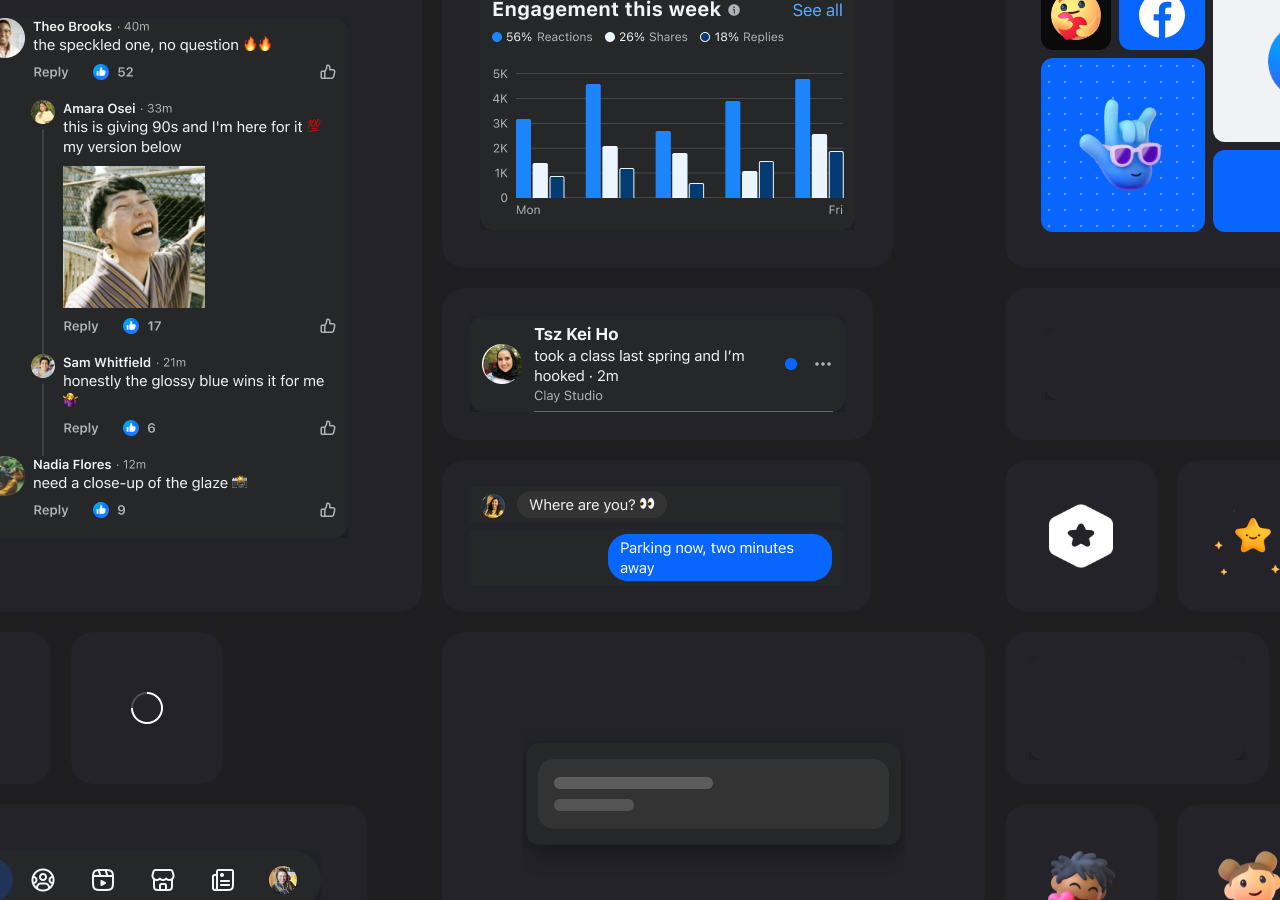
<file: wall/v9.html>
<!DOCTYPE html>
<html lang="en"><head><meta charset="utf-8">
<meta name="viewport" content="width=device-width,initial-scale=1">
<title>Story Wall · Julie Torrisi-Coffey</title>
<style>
/* Story Wall v9 (dark). Rules: claude/Story-Wall_rules.md
   6 rows. Each component sits in its grey tile with equal padding on all four sides.
   One Blueprint component per screen. One cursor at a time. */
:root{--wall:#1F1E21;--tile:#24232A;--card:#252728;--U:152px;--G:20px;
  --out-bold:cubic-bezier(.2,.8,.2,1);--in-practical:cubic-bezier(.4,0,1,1);--inout-bold:cubic-bezier(.6,0,.2,1);--spring:cubic-bezier(.34,1.56,.64,1)}
html,body{margin:0;height:100%;background:var(--wall);overflow:hidden}
#stage{position:fixed;inset:0}
#track{position:absolute;left:0;top:0;will-change:transform}
.t{position:absolute;border-radius:22px;background:rgba(36,35,42,.45);opacity:0;transition:opacity .5s var(--out-bold),box-shadow .5s var(--out-bold);
  display:grid;place-items:center;overflow:hidden;isolation:isolate;-webkit-mask-image:-webkit-radial-gradient(white,black)}
.t>.fill{position:absolute;inset:0;border-radius:inherit;background:var(--tile);opacity:0;transition:opacity .5s var(--out-bold)}
.t.shown{opacity:1}.t.filled>.fill{opacity:1}.t.filled{box-shadow:0 10px 30px rgba(0,0,0,.22)}
.t::after{content:"";position:absolute;inset:0;border-radius:inherit;padding:1.5px;pointer-events:none;
  background:linear-gradient(120deg,#0866FF,#8A3FFC 40%,#FF4D8D 70%,#FFB224);
  -webkit-mask:linear-gradient(#000 0 0) content-box,linear-gradient(#000 0 0);-webkit-mask-composite:xor;mask-composite:exclude;opacity:0;transition:opacity .6s}
.t.ghost::after{opacity:.9}
.c{position:relative;z-index:1;display:block;opacity:0;clip-path:inset(0 0 100% 0);transition:opacity .4s var(--out-bold),clip-path .7s var(--out-bold)}
.t.built .c{opacity:1;clip-path:inset(0 0 0 0)}
.c img,.c video{display:block}
.card{background:var(--card);border-radius:14px;padding:14px;box-shadow:0 8px 22px rgba(0,0,0,.35)}
.shadow{border-radius:14px;box-shadow:0 8px 22px rgba(0,0,0,.35);overflow:hidden}
.pill{border-radius:999px;box-shadow:0 8px 22px rgba(0,0,0,.35)}
.stack>*{opacity:0;transform:translateY(8px);transition:opacity .45s var(--out-bold),transform .45s var(--out-bold)}
.stack>.on{opacity:1;transform:none}
.swap{position:relative}.swap>*{transition:opacity .35s var(--out-bold)}.swap>.alt{position:absolute;inset:0;opacity:0}
.swap.b>.alt{opacity:1}.swap.b>.base{opacity:0}
.wm{background:#fff;border-radius:16px;padding:30px 67px;box-shadow:0 8px 22px rgba(0,0,0,.35)}
.apps{display:grid;grid-template-columns:repeat(2,40px);gap:4px}.apps img{width:40px;height:40px;border-radius:10px;box-shadow:0 4px 12px rgba(0,0,0,.45)}
.apps img:nth-child(1){transform:translate(3px,2px) rotate(-7deg)}.apps img:nth-child(2){transform:translate(-2px,0) rotate(6deg)}.apps img:nth-child(3){transform:translate(3px,-1px) rotate(5deg)}.apps img:nth-child(4){transform:translate(-1px,-3px) rotate(-5deg)}
.mo{display:grid;grid-template-columns:70px 86px 1fr;grid-template-rows:70px 84px 1fr;gap:8px;width:360px;height:252px}
.mo>div{border-radius:12px;overflow:hidden;display:grid;place-items:center;position:relative}
.m1{background:#0A0A0A;grid-row:1;grid-column:1}.m2{background:#0866FF;grid-row:1;grid-column:2}.m3{background:#F0F2F5;grid-row:1/3;grid-column:3}
.m4{grid-column:1/3;grid-row:2/4;background:#0866FF;background-image:radial-gradient(rgba(255,255,255,.35) 1.4px,transparent 1.6px);background-size:16px 16px}
.m5{grid-column:3;grid-row:3;background:#0866FF}
.mo .wmx{position:absolute;left:-6px;top:50%;transform:translateY(-46%);width:820px;height:147px;filter:brightness(0) invert(1)}
.pop{position:absolute;pointer-events:none;width:44px;height:44px;opacity:0}
.pop.go{animation:pop 1.1s var(--spring) forwards}
@keyframes pop{0%{opacity:0;transform:translate(-50%,0) scale(.3)}25%{opacity:1;transform:translate(-50%,-26px) scale(1.15)}70%{opacity:1;transform:translate(-50%,-34px) scale(1)}100%{opacity:0;transform:translate(-50%,-44px) scale(.9)}}
.press{transition:transform .14s}.press.down{transform:scale(.94)}
.wave{position:absolute;left:109px;top:36px;width:226px;height:23px;background:#0C5CFF;opacity:0;transition:opacity .15s}
.wave.on{opacity:1}.wave>img{position:absolute;left:0;top:0;opacity:0;transition:opacity .09s linear}.wave>img.on{opacity:1}
/* cursors: twice the old size, one at a time */
.cur{position:fixed;left:0;top:0;z-index:50;pointer-events:none;will-change:transform}
.cur svg{width:34px;height:34px;display:block;filter:drop-shadow(0 3px 6px rgba(0,0,0,.4));transition:transform .14s}
.cur.press svg{transform:scale(.82)}
.cur b{position:absolute;left:26px;top:28px;font:600 22px/1 -apple-system,"SF Pro",system-ui,sans-serif;color:#fff;padding:8px 14px;border-radius:999px;white-space:nowrap;box-shadow:0 6px 16px rgba(0,0,0,.35)}
.cur i{position:absolute;left:-14px;top:-14px;width:28px;height:28px;border-radius:50%;border:3px solid var(--cc);opacity:0}
.cur i.go{animation:ring .5s var(--out-bold)}@keyframes ring{0%{opacity:.9;transform:scale(.3)}100%{opacity:0;transform:scale(1.8)}}
</style></head><body><div id="stage"><div id="track"></div></div>
<script>
const SPEED=64.8,U=152,G=20,ROWS=6,MINPAD=24;
const V='v9/',BP='bp/',FB='../img/fb/';
const img=(s,w,h,cls='')=>`<img class="${cls}" src="${s}" width="${w}" height="${h}" alt="">`;
const fbSvg=s=>`<svg width="${s}" height="${s}" viewBox="0 0 64 64"><circle cx="32" cy="32" r="32" fill="#0866FF"/><path d="M36.4 64V39.6h7.3l1.1-8.5h-8.4v-5.4c0-2.5.7-4.1 4.2-4.1H45v-7.6c-.8-.1-3.4-.3-6.5-.3-6.4 0-10.8 3.9-10.8 11.1v6.3h-7.3v8.5h7.3V64z" fill="#fff"/></svg>`;
const fbW=s=>`<svg width="${s}" height="${s}" viewBox="0 0 64 64"><circle cx="32" cy="32" r="32" fill="#fff"/><path d="M36.4 64V39.6h7.3l1.1-8.5h-8.4v-5.4c0-2.5.7-4.1 4.2-4.1H45v-7.6c-.8-.1-3.4-.3-6.5-.3-6.4 0-10.8 3.9-10.8 11.1v6.3h-7.3v8.5h7.3V64z" fill="#0866FF"/></svg>`;
const vid=(s,w,h,extra='')=>`<div style="position:relative;width:${w}px;height:${h}px" class="shadow"><video src="${s}" width="${w}" height="${h}" style="object-fit:cover;width:${w}px;height:${h}px" muted playsinline loop preload="auto"></video>${extra}</div>`;

/* content: key -> [html, w, h, component set (for the one-component-per-screen check)] */
const C={
 thread:[`<div class="stack shadow" style="background:#252728">${[1,2,3,4].map(i=>img(V+'r'+i+'.png',375,[82,254,102,82][i-1])).join('')}</div>`,375,520,'Comment'],
 barv:[img(V+'bar-v.png',375,248,'shadow'),375,248,'Bar chart'],
 pbs:[img(V+'pbs-5.png',375,139,'shadow'),375,139,'Progress Bar Chart'],
 donut:[img(V+'donut-h.png',375,91,'shadow'),375,91,'Donut Chart Header'],
 bling:[img(V+'bling-d.png',375,36,'shadow'),375,36,'Bling Bar'],
 pill:[`<div class="swap pill" data-act="pill">${img(V+'pill-home.png',376,60,'base')}${img(V+'pill-market.png',376,60,'alt')}</div>`,376,60,'Tab bar (pill)'],
 chat:[`<div class="stack" style="display:flex;flex-direction:column;gap:8px;width:375px">${img(V+'chat-o.png',375,35)}${img(V+'chat-y.png',375,55)}</div>`,375,98,'Chat Bubble'],
 cmp:[img(V+'cmp.png',375,56,'shadow'),375,56,'Composer'],
 ntf:[img(V+'ntf.png',375,96,'shadow'),375,96,'Notification Cell'],
 fp:[`<div class="card">${img(V+'fp.png',377,36)}</div>`,405,64,'Facepile'],
 glim:[`<div class="swap glim" style="width:383px;height:165px" data-act="ctx"><div class="base" style="display:grid;place-items:center;height:165px">${img(V+'glim-ctx.png',375,102,'shadow')}</div><div class="alt press">${img(V+'ctx.png',383,165)}</div></div>`,383,165,'Contextual Message (+ its Glimmer)'],
 star:[`<div class="card">${img(V+'star.png',177,59)}</div>`,205,87,'Star Rating Display'],
 wm:[`<div class="wm">${img(BP+'fb-wordmark.png',240,43)}</div>`,374,103,'brand: wordmark'],
 mosaic:[`<div class="mo"><div class="m1">${img(FB+'care-still.webp',50,50)}</div><div class="m2">${fbW(46)}</div><div class="m3">${img(FB+'like-still.webp',78,78)}</div><div class="m4">${img(FB+'rock-on-still.webp',110,110)}</div><div class="m5">${img(FB+'badge-chat.webp',72,72)}</div></div>`,360,252,'brand: bento in a bento'],
 voice:[vid('clips/voice3.mp4',444,72,`<div class="wave">${['quiet','speech','loud'].map(n=>img(BP+'wbar-'+n+'.png',226,23)).join('')}</div>`),444,72,'Messenger voice (Julie prototype)'],
 keys:[vid('clips/keyboard.mp4',444,440),444,440,'Keyboard (Julie prototype)'],
 b1:[vid('clips/brand-1.mp4',252,252),252,252,'brand clip 1'],
 b2:[vid('clips/brand-2.mp4',216,104),216,104,'brand clip 2'],
 b3:[vid('clips/brand-3.mp4',104,104),104,104,'brand clip 3'],
 sw:[`<div class="swap" style="width:58px;height:44px;display:grid;place-items:center" data-act="switch"><div class="base">${img(V+'switch-on.png',53,36)}</div><div class="alt" style="display:grid;place-items:center">${img(V+'switch-off.png',58,44)}</div></div>`,58,44,'.Switch'],
 ring:[img(V+'ring.png',32,32),32,32,'Progress Ring'],
 apps:[`<div class="apps">${['claude','figma','cursor','xcode'].map(a=>`<img src="${BP}app-${a}.png" alt="">`).join('')}</div>`,84,84,'my stack'],
 hex:[img(FB+'glyph-hexstar.webp',64,64),64,64,'glyph'],
 uni:[img(FB+'unicorn-anim.webp',80,80),80,80,'sticker'],croc:[img(FB+'croc-anim.webp',80,80),80,80,'sticker'],
 sta:[img(FB+'star-anim.webp',80,80),80,80,'sticker'],fire:[img(FB+'fire.webp',72,72),72,72,'sticker'],
 wow:[img(FB+'wow.webp',72,72),72,72,'reaction'],love:[img(FB+'love.webp',72,72),72,72,'reaction'],
 check:[img(FB+'badge-check.webp',64,64),64,64,'badge'],map:[img(FB+'map.webp',72,72),72,72,'sticker'],
 market:[img(FB+'glyph-market.webp',64,64),64,64,'glyph'],aheart:[img(FB+'ava-heart.webp',80,80),80,80,'avatar sticker'],abuns:[img(FB+'ava-buns.webp',80,80),80,80,'avatar sticker'],
};
/* columns of the loop. An item is a key, or [a,b] for two small square tiles side by side. Rows per column add up to 6. */
const COLS=[
 ['thread',['sw','ring'],'pill'],
 ['barv','ntf','chat','glim'],
 ['mosaic','voice',['hex','sta'],'b2',['aheart','abuns']],
 ['pbs','cmp','bling',['uni','croc'],'fp'],
 ['b1',['apps','fire'],'star',['b3','check'],['map','market']],
 ['keys','donut',['wow','love'],'wm'],
];
const rowsFor=h=>{let k=1;while(k*U+(k-1)*G<h+2*MINPAD)k++;return k};
const tileH=k=>k*U+(k-1)*G;

/* layout: absolute tiles inside each column */
const VW=()=>innerWidth,VH=()=>innerHeight;
const track=document.getElementById('track');
const TOP=()=>Math.round((VH()-(ROWS*U+(ROWS-1)*G))/2);
let cols=[],loopW=0;
function buildLoop(){let x=0;
 for(const col of COLS){const el=document.createElement('div');el.style.position='absolute';let y=0,w=0;const tiles=[];
  for(const it of col){
   if(Array.isArray(it)){let xx=0;for(const k of it){const t=makeTile(k,U,U);t.el.style.left=xx+'px';t.el.style.top=y+'px';el.appendChild(t.el);tiles.push(t);xx+=U+G}w=Math.max(w,xx-G);y+=U+G;continue}
   const [,cw,ch]=C[it];const k=rowsFor(ch);const h=tileH(k);const pad=Math.round((h-ch)/2);const tw=cw+2*pad;
   const t=makeTile(it,tw,h);t.el.style.left='0px';t.el.style.top=y+'px';el.appendChild(t.el);tiles.push(t);w=Math.max(w,tw);y+=h+G}
  track.appendChild(el);cols.push({el,x,w,tiles});x+=w+G}
 loopW=x;
 /* make sure a component never meets its own copy on screen */
 if(loopW<VW()+400)console.warn('loop shorter than screen: repeats possible',loopW);
}
function makeTile(k,w,h){const el=document.createElement('div');el.className='t';el.style.width=w+'px';el.style.height=h+'px';
 el.innerHTML=`<div class="fill"></div><div class="c">${C[k][0]}</div>`;return {k,el,w,h,state:0}}

/* lifecycle: 0 hidden, 1 ghost (transparent dark frame), 2 built */
const timers=new WeakMap();
const later=(t,ms,fn)=>{const id=setTimeout(fn,ms);(timers.get(t)||timers.set(t,[]).get(t)).push(id)};
function reset(t){(timers.get(t)||[]).forEach(clearTimeout);timers.set(t,[]);t.state=0;t.el.className='t';
 t.el.querySelectorAll('.on').forEach(e=>e.classList.remove('on'));t.el.querySelectorAll('.swap').forEach(e=>e.classList.remove('b'));
 t.el.querySelectorAll('video').forEach(v=>{v.pause();v.currentTime=0})}
function ghost(t){t.state=1;t.el.classList.add('shown','ghost')}
function build(t,fast){t.state=2;const e=t.el;e.classList.add('shown','filled');if(fast)e.classList.remove('ghost');
 later(t,fast?0:260,()=>{e.classList.add('built');
  const st=e.querySelector('.stack');if(st)[...st.children].forEach((c,i)=>later(t,(fast?0:200)+i*220,()=>c.classList.add('on')));
  e.querySelectorAll('video').forEach(v=>{v.currentTime=0;v.play().catch(()=>{})});
  const g=e.querySelector('.glim');if(g)later(t,1800,()=>g.classList.add('b'));
  const w=e.querySelector('.wave');if(w)wave(t,w);
  if(!fast)later(t,900,()=>e.classList.remove('ghost'))})}
function wave(t,w){const L=[...w.children],v=t.el.querySelector('video');const seq=[0,0,1,1,2,1,2,2,1,0,1,2,2,1,1,0,1,2,1,0];let j=0;
 const tick=()=>{const tm=v?v.currentTime:0,on=tm>=2.4&&tm<=6.9;w.classList.toggle('on',on);if(on){const lv=seq[j++%seq.length];L.forEach((m,i)=>m.classList.toggle('on',i===lv))}later(t,150,tick)};tick()}

/* cursors: one at a time; enter from the nearest edge, do one real thing, leave the same way */
const PEOPLE=[['Julie','#8A3FFC'],['Adam','#1DB954'],['Eduardo','#F0284A'],['Jeremy','#0B84FF'],['Josh','#F5A623']];
const ACTS={
 Julie:{find:'[data-act="switch"]',pt:[29,22],run:el=>el.classList.toggle('b')},
 Adam:{find:'[data-act="pill"]',pt:[218,30],run:el=>el.classList.toggle('b')},
 Eduardo:{find:'.wave',pt:[69,0],parent:true,before:true,run:el=>{const v=el.querySelector('video');if(v){v.currentTime=1.6;v.play().catch(()=>{})}}},
 Jeremy:{find:'.glim.b',pt:[191,140],run:el=>{const p=el.querySelector('.press');p.classList.add('down');setTimeout(()=>p.classList.remove('down'),180)}},
 Josh:{find:'.stack.shadow',pt:[124,66],run:el=>{const p=document.createElement('img');p.src=FB+'love.webp';p.className='pop';p.style.left='124px';p.style.top='44px';el.appendChild(p);requestAnimationFrame(()=>p.classList.add('go'));setTimeout(()=>p.remove(),1300)}},
};
const svg=c=>`<svg viewBox="0 0 24 24"><path d="M3 2l17 9.2-7.4 1.9L9.6 20z" fill="${c}" stroke="#fff" stroke-width="1.6" stroke-linejoin="round"/></svg>`;
let curIdx=0,busy=false;
function nextCursor(){if(busy)return;const [name,color]=PEOPLE[curIdx%PEOPLE.length];const a=ACTS[name];
 let el=[...document.querySelectorAll(a.find)].map(e=>a.parent?e.parentElement:e).find(e=>{const t=e.closest('.t');if(!t||!t.classList.contains('built'))return false;const r=e.getBoundingClientRect();return r.left>120&&r.right<VW()-220&&r.top>60&&r.bottom<VH()-60});
 if(!el){curIdx++;return}
 busy=true;curIdx++;
 const c=document.createElement('div');c.className='cur';c.style.setProperty('--cc',color);c.innerHTML=svg(color)+`<i></i><b style="background:${color}">${name}</b>`;document.body.appendChild(c);
 const tgt=()=>{const r=el.getBoundingClientRect();return [r.left+a.pt[0],r.top+a.pt[1]]};
 const [tx,ty]=tgt();const dl=tx,dr=VW()-tx,dt=ty,db=VH()-ty,m=Math.min(dl,dr,dt,db);
 const edge=m===dl?[-160,ty]:m===dr?[VW()+60,ty]:m===dt?[tx,-120]:[tx,VH()+60];
 const ease=t=>1-Math.pow(1-t,3),easeIn=t=>t*t*t;
 const t0=performance.now(),IN=1100,HOLD=900,OUT=900;
 function step(now){const e=now-t0;const [x,y]=tgt();let px,py;
  if(e<IN){const k=ease(e/IN);px=edge[0]+(x-edge[0])*k;py=edge[1]+(y-edge[1])*k}
  else if(e<IN+HOLD){px=x;py=y}
  else{const k=easeIn(Math.min(1,(e-IN-HOLD)/OUT));px=x+(edge[0]-x)*k;py=y+(edge[1]-y)*k}
  c.style.transform=`translate(${px}px,${py}px)`;
  if(e>=IN&&!c.dataset.p){c.dataset.p=1;c.classList.add('press');c.querySelector('i').classList.add('go');a.run(a.parent?el:el);setTimeout(()=>c.classList.remove('press'),160)}
  if(e<IN+HOLD+OUT)requestAnimationFrame(step);else{c.remove();setTimeout(()=>{busy=false},500)}}
 requestAnimationFrame(step)}
setInterval(nextCursor,400);

/* motion */
let x=0,last=performance.now();
buildLoop();
function place(){const top=TOP();for(const c of cols){c.el.style.transform=`translate(${c.x}px,${top}px)`}}
place();
/* start populated: everything already on screen is built */
for(const c of cols)if(c.x<VW())for(const t of c.tiles){build(t,true)}
function frame(now){const dt=Math.min(.25,(now-last)/1000);last=now;x+=SPEED*dt;
 const d=devicePixelRatio||1;track.style.transform=`translate3d(${-Math.round(x*d)/d}px,0,0)`;
 for(const c of cols){
  if(c.x+c.w-x<-40){c.x+=loopW;c.el.style.transform=`translate(${c.x}px,${TOP()}px)`;c.tiles.forEach(reset)}
  const sx=c.x-x;
  for(const t of c.tiles){const tx=sx+parseFloat(t.el.style.left);
   if(t.state===0&&tx<VW()-30)ghost(t);
   if(t.state===1&&tx+t.w<=VW()-24)build(t,false)}}
 requestAnimationFrame(frame)}
requestAnimationFrame(frame);
addEventListener('resize',place);
/* 4a check: list each component set; warn if one appears twice in the loop */
(()=>{const seen={};for(const col of COLS)for(const it of col)for(const k of [].concat(it)){const s=C[k][3];if(/sticker|reaction|badge|glyph|brand clip/.test(s))continue;seen[s]=(seen[s]||0)+1}
 const dup=Object.entries(seen).filter(([,n])=>n>1);window.__components=seen;if(dup.length)console.warn('REPEATED COMPONENT',dup)})();
</script></body></html>
</file>
